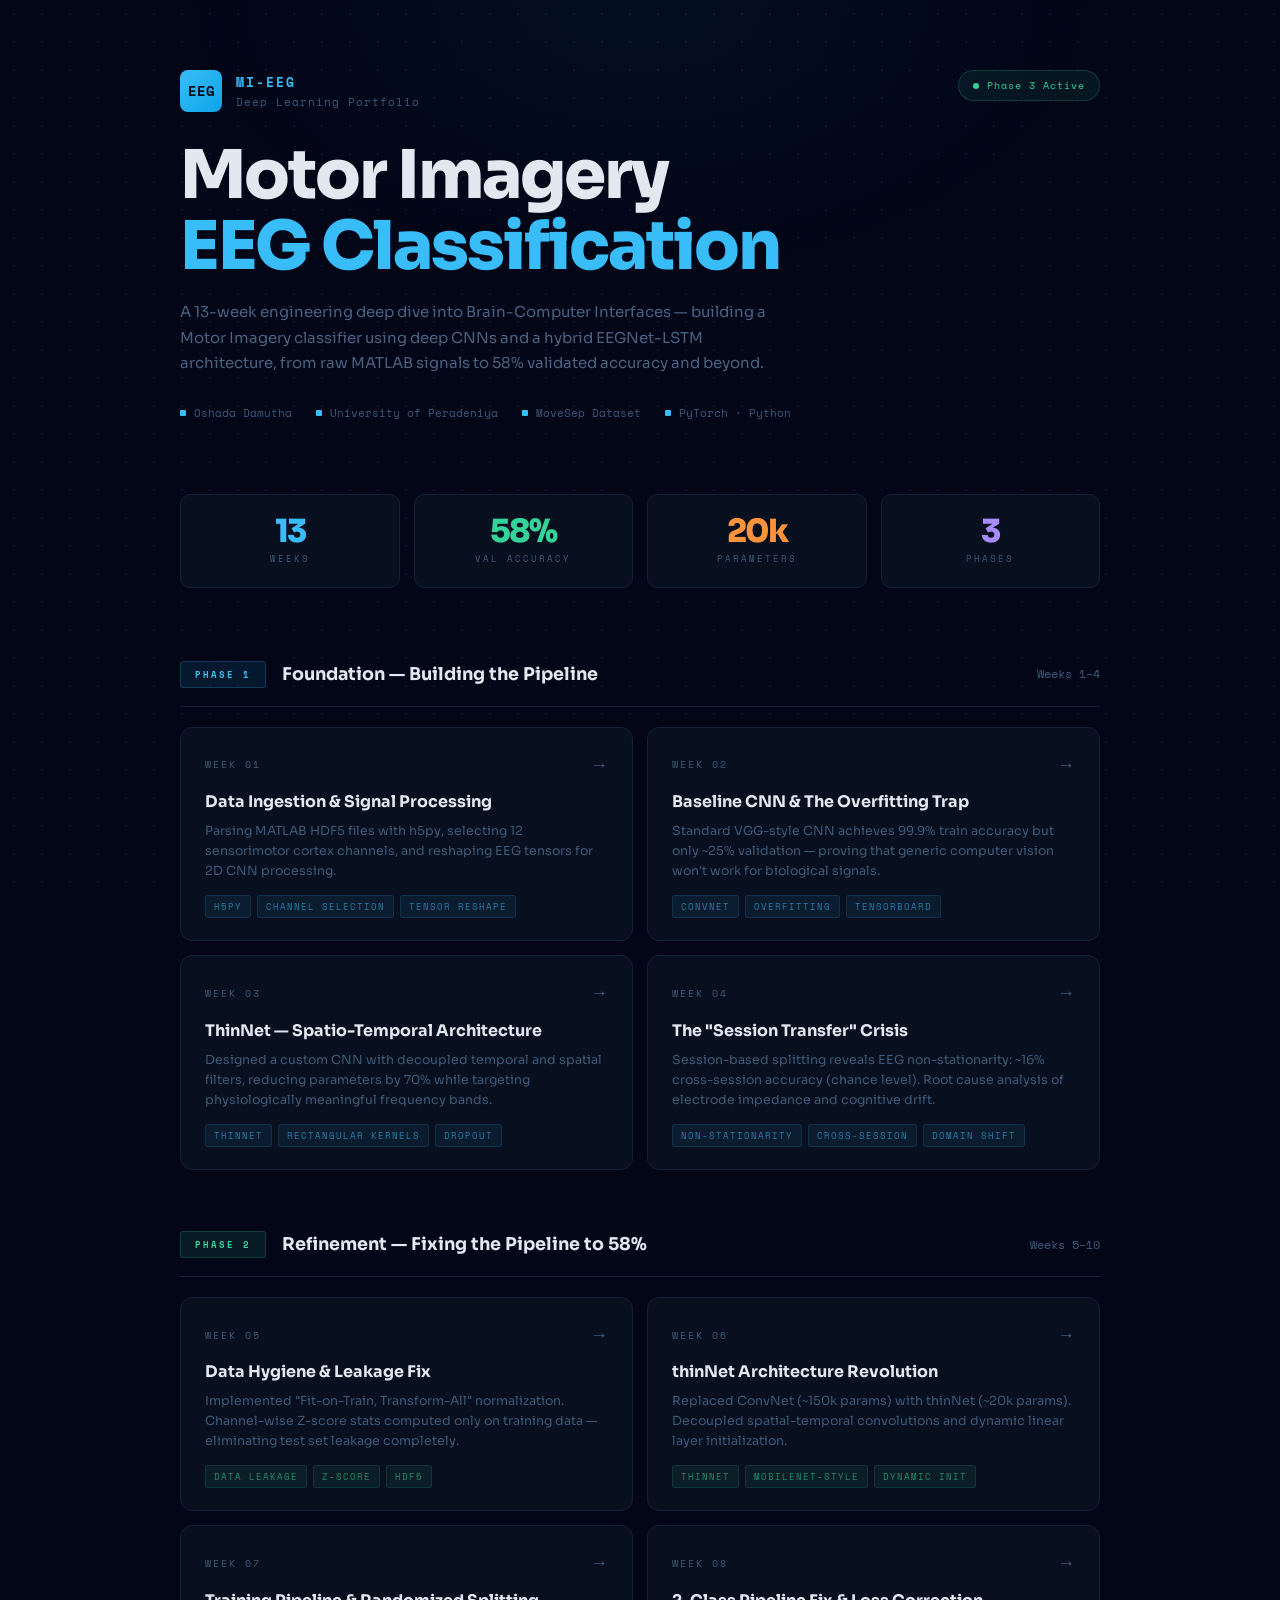
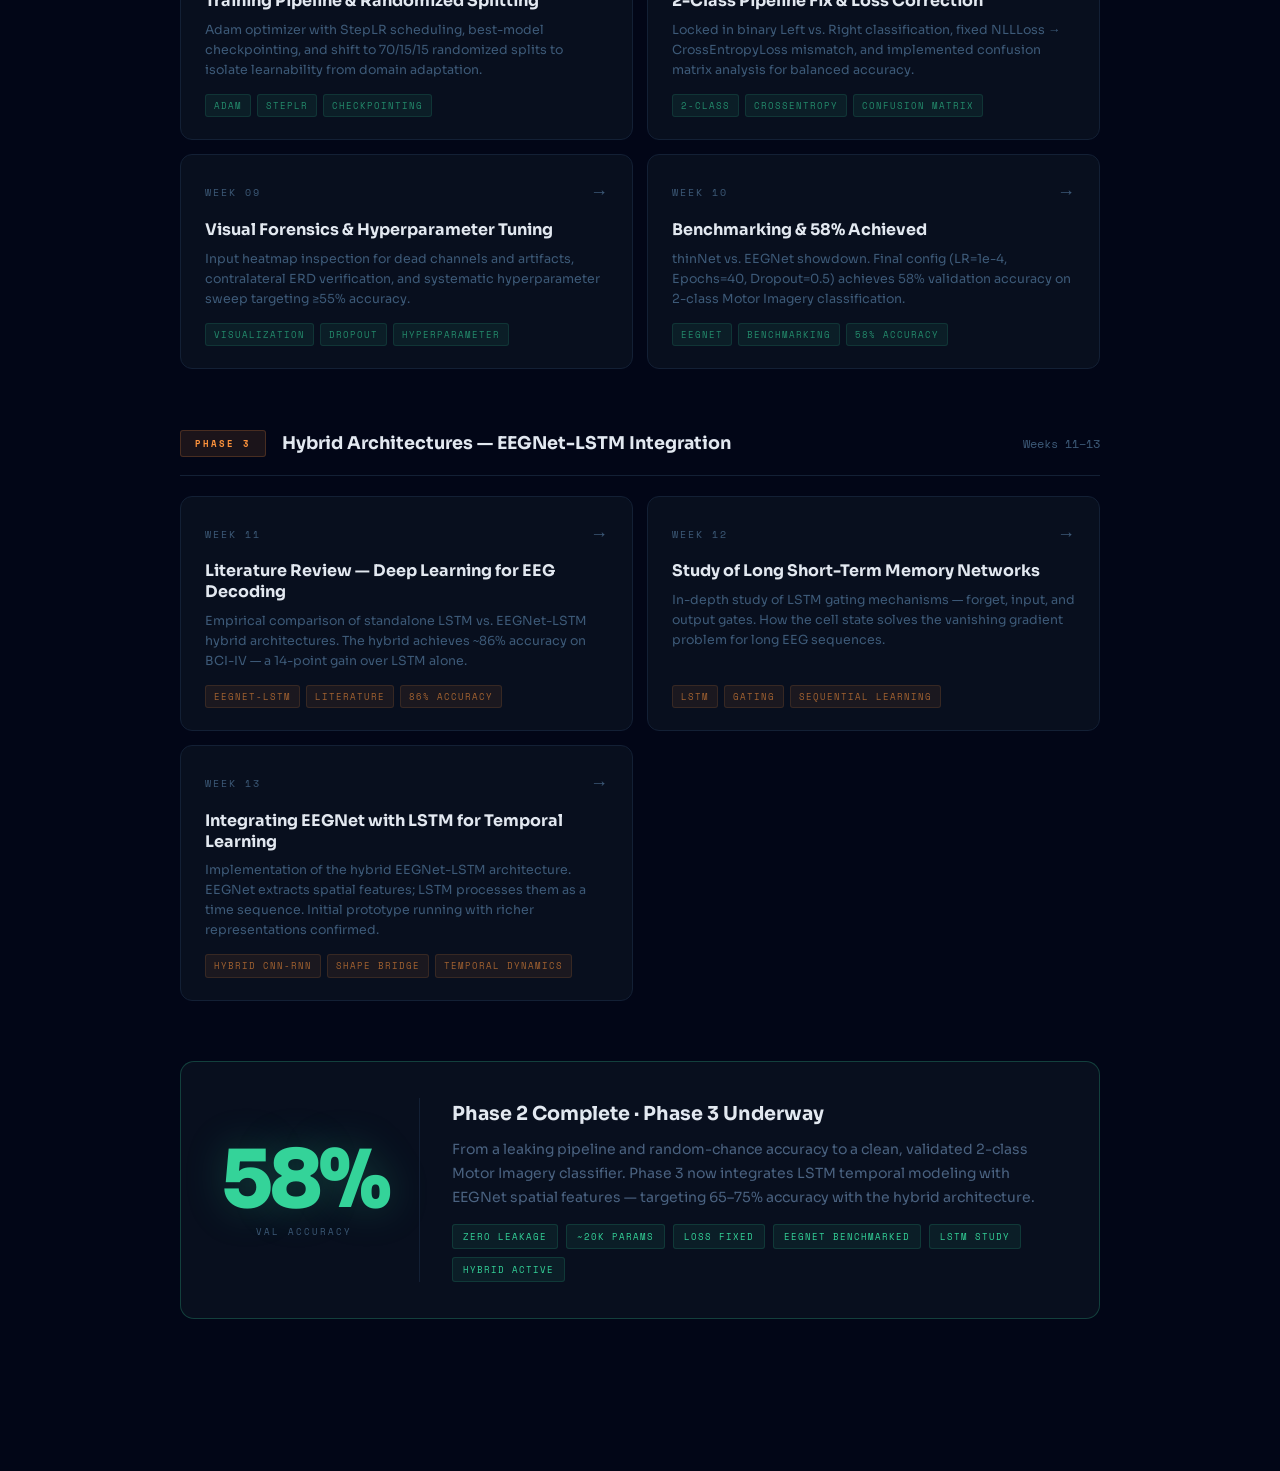
<file: index.html>
<!DOCTYPE html>
<html lang="en">
<head>
<meta charset="UTF-8">
<meta name="viewport" content="width=device-width, initial-scale=1.0">
<title>MI-EEG Portfolio — Oshada Damutha</title>
<link href="https://fonts.googleapis.com/css2?family=Space+Mono:wght@400;700&family=Sora:wght@300;400;500;600;700;800&display=swap" rel="stylesheet">
<style>
  :root {
    --bg: #020617;
    --surface: #080f1e;
    --surface2: #0d1829;
    --border: #132035;
    --accent: #38bdf8;
    --accent2: #34d399;
    --orange: #fb923c;
    --purple: #a78bfa;
    --red: #f87171;
    --text: #e2e8f0;
    --muted: #3d5a78;
  }
  * { margin: 0; padding: 0; box-sizing: border-box; }
  body { background: var(--bg); color: var(--text); font-family: 'Sora', sans-serif; line-height: 1.7; min-height: 100vh; }

  /* radial hero glow */
  .hero-glow {
    position: fixed; top: -300px; left: 50%; transform: translateX(-50%);
    width: 1000px; height: 600px;
    background: radial-gradient(ellipse, rgba(56,189,248,0.05) 0%, transparent 65%);
    pointer-events: none; z-index: 0;
  }
  /* subtle dot grid */
  body::before {
    content: ''; position: fixed; inset: 0;
    background-image: radial-gradient(rgba(56,189,248,0.08) 1px, transparent 1px);
    background-size: 28px 28px; pointer-events: none; z-index: 0;
  }

  .container { max-width: 1000px; margin: 0 auto; padding: 70px 40px 80px; position: relative; z-index: 1; }

  /* ── HERO ── */
  .hero { margin-bottom: 72px; animation: fadeDown 0.7s ease both; }
  .hero-top { display: flex; justify-content: space-between; align-items: flex-start; flex-wrap: wrap; gap: 16px; margin-bottom: 28px; }
  .logo-area { display: flex; align-items: center; gap: 14px; }
  .logo-mark {
    width: 42px; height: 42px; border-radius: 8px;
    background: linear-gradient(135deg, var(--accent), #0ea5e9);
    display: flex; align-items: center; justify-content: center;
    font-family: 'Space Mono', monospace; font-size: 14px; font-weight: 700; color: #020617;
  }
  .logo-text { font-family: 'Space Mono', monospace; font-size: 11px; color: var(--muted); letter-spacing: 1px; }
  .logo-text strong { display: block; color: var(--accent); font-size: 13px; letter-spacing: 2px; text-transform: uppercase; }
  .status-pill {
    display: flex; align-items: center; gap: 8px;
    background: rgba(52,211,153,0.08); border: 1px solid rgba(52,211,153,0.2);
    color: var(--accent2); font-family: 'Space Mono', monospace; font-size: 10px;
    padding: 6px 14px; border-radius: 20px; letter-spacing: 1px;
  }
  .status-dot { width: 6px; height: 6px; border-radius: 50%; background: var(--accent2); animation: pulse 2s infinite; }

  .hero-title { font-size: clamp(2.5rem, 6vw, 4.2rem); font-weight: 800; letter-spacing: -2px; line-height: 1.05; margin-bottom: 18px; }
  .hero-title .line2 { color: var(--accent); }
  .hero-desc { font-size: 15px; color: #4a6280; max-width: 620px; margin-bottom: 28px; }

  .meta-row { display: flex; gap: 24px; flex-wrap: wrap; }
  .meta-item { display: flex; align-items: center; gap: 8px; font-family: 'Space Mono', monospace; font-size: 11px; color: var(--muted); }
  .meta-item::before { content: ''; width: 6px; height: 6px; border-radius: 1px; background: var(--accent); display: inline-block; }

  /* ── STAT ROW ── */
  .stat-row { display: grid; grid-template-columns: repeat(4, 1fr); gap: 14px; margin-bottom: 72px; animation: fadeUp 0.7s 0.1s ease both; }
  .stat-card { background: var(--surface); border: 1px solid var(--border); border-radius: 10px; padding: 20px; text-align: center; transition: border-color 0.2s, transform 0.2s; }
  .stat-card:hover { border-color: rgba(56,189,248,0.3); transform: translateY(-2px); }
  .stat-num { font-size: 2rem; font-weight: 800; letter-spacing: -2px; line-height: 1; margin-bottom: 4px; }
  .stat-label { font-family: 'Space Mono', monospace; font-size: 9px; letter-spacing: 2px; text-transform: uppercase; color: var(--muted); }
  .s1 .stat-num { color: var(--accent); }
  .s2 .stat-num { color: var(--accent2); }
  .s3 .stat-num { color: var(--orange); }
  .s4 .stat-num { color: var(--purple); }

  /* ── PHASES ── */
  .phase-block { margin-bottom: 60px; animation: fadeUp 0.7s ease both; }
  .phase-block:nth-child(4) { animation-delay: 0.15s; }
  .phase-block:nth-child(5) { animation-delay: 0.25s; }
  .phase-block:nth-child(6) { animation-delay: 0.35s; }

  .phase-header {
    display: flex; align-items: center; gap: 16px;
    margin-bottom: 20px; padding-bottom: 16px;
    border-bottom: 1px solid var(--border);
  }
  .phase-tag {
    font-family: 'Space Mono', monospace; font-size: 9px; letter-spacing: 2px;
    text-transform: uppercase; padding: 5px 14px; border-radius: 3px; font-weight: 700;
  }
  .p1 .phase-tag { background: rgba(56,189,248,0.1); color: var(--accent); border: 1px solid rgba(56,189,248,0.2); }
  .p2 .phase-tag { background: rgba(52,211,153,0.1); color: var(--accent2); border: 1px solid rgba(52,211,153,0.2); }
  .p3 .phase-tag { background: rgba(251,146,60,0.1); color: var(--orange); border: 1px solid rgba(251,146,60,0.2); }
  .phase-title { font-size: 1.1rem; font-weight: 700; color: var(--text); }
  .phase-desc { font-size: 12px; color: var(--muted); margin-left: auto; font-family: 'Space Mono', monospace; }

  /* ── WEEK CARDS ── */
  .weeks-grid { display: grid; grid-template-columns: repeat(2, 1fr); gap: 14px; }
  .week-card {
    background: var(--surface); border: 1px solid var(--border); border-radius: 12px;
    padding: 22px 24px; text-decoration: none; color: inherit;
    display: flex; flex-direction: column; gap: 0;
    transition: border-color 0.2s, background 0.2s, transform 0.2s;
    position: relative; overflow: hidden;
  }
  .week-card::before { content: ''; position: absolute; top: 0; left: 0; right: 0; height: 2px; opacity: 0; transition: opacity 0.2s; }
  .p1 .week-card::before { background: var(--accent); }
  .p2 .week-card::before { background: var(--accent2); }
  .p3 .week-card::before { background: var(--orange); }
  .week-card:hover { border-color: var(--border); background: var(--surface2); transform: translateY(-3px); }
  .week-card:hover::before { opacity: 1; }

  .wc-top { display: flex; justify-content: space-between; align-items: center; margin-bottom: 12px; }
  .wc-num { font-family: 'Space Mono', monospace; font-size: 10px; color: var(--muted); letter-spacing: 2px; }
  .wc-arrow { color: var(--muted); font-size: 18px; transition: transform 0.2s, color 0.2s; }
  .week-card:hover .wc-arrow { transform: translateX(4px); }
  .p1 .week-card:hover .wc-arrow { color: var(--accent); }
  .p2 .week-card:hover .wc-arrow { color: var(--accent2); }
  .p3 .week-card:hover .wc-arrow { color: var(--orange); }

  .wc-title { font-size: 1rem; font-weight: 700; color: var(--text); margin-bottom: 8px; line-height: 1.3; }
  .wc-desc { font-size: 12.5px; color: var(--muted); line-height: 1.6; flex: 1; }
  .wc-tags { display: flex; gap: 6px; flex-wrap: wrap; margin-top: 14px; }
  .wc-tag { font-family: 'Space Mono', monospace; font-size: 9px; letter-spacing: 1px; text-transform: uppercase; padding: 3px 8px; border-radius: 3px; }
  .p1 .wc-tag { background: rgba(56,189,248,0.08); color: rgba(56,189,248,0.6); border: 1px solid rgba(56,189,248,0.12); }
  .p2 .wc-tag { background: rgba(52,211,153,0.08); color: rgba(52,211,153,0.6); border: 1px solid rgba(52,211,153,0.12); }
  .p3 .wc-tag { background: rgba(251,146,60,0.08); color: rgba(251,146,60,0.6); border: 1px solid rgba(251,146,60,0.12); }

  /* ── ACHIEVEMENT BANNER ── */
  .achievement {
    background: var(--surface);
    border: 1px solid rgba(52,211,153,0.25);
    border-radius: 14px; padding: 36px 40px;
    display: flex; align-items: center; gap: 32px;
    margin-bottom: 72px;
    animation: fadeUp 0.7s 0.3s ease both;
  }
  .ach-left { flex-shrink: 0; text-align: center; }
  .ach-num { font-size: 5rem; font-weight: 800; color: var(--accent2); letter-spacing: -4px; line-height: 1; text-shadow: 0 0 40px rgba(52,211,153,0.25); }
  .ach-sub { font-family: 'Space Mono', monospace; font-size: 9px; color: var(--muted); letter-spacing: 2px; text-transform: uppercase; margin-top: 4px; }
  .ach-divider { width: 1px; background: var(--border); align-self: stretch; flex-shrink: 0; }
  .ach-right h3 { font-size: 1.2rem; font-weight: 700; margin-bottom: 8px; color: var(--text); }
  .ach-right p { font-size: 14px; color: #4a6280; }
  .ach-chips { display: flex; gap: 8px; flex-wrap: wrap; margin-top: 14px; }
  .ach-chip { font-family: 'Space Mono', monospace; font-size: 9px; letter-spacing: 1px; padding: 4px 10px; border-radius: 3px; background: rgba(52,211,153,0.08); color: var(--accent2); border: 1px solid rgba(52,211,153,0.15); text-transform: uppercase; }

  /* ── FOOTER ── */
  .footer {
    border-top: 1px solid var(--border); padding-top: 32px;
    display: flex; justify-content: space-between; align-items: center; flex-wrap: wrap; gap: 16px;
    animation: fadeUp 0.7s 0.4s ease both;
  }
  .footer-left { font-family: 'Space Mono', monospace; font-size: 10px; color: var(--muted); line-height: 1.8; }
  .footer-left strong { color: var(--accent); display: block; font-size: 12px; }
  .footer-right { font-family: 'Space Mono', monospace; font-size: 10px; color: var(--muted); }

  @keyframes fadeDown { from { opacity: 0; transform: translateY(-16px); } to { opacity: 1; transform: translateY(0); } }
  @keyframes fadeUp { from { opacity: 0; transform: translateY(16px); } to { opacity: 1; transform: translateY(0); } }
  @keyframes pulse { 0%, 100% { opacity: 1; } 50% { opacity: 0.4; } }

  @media (max-width: 600px) {
    .weeks-grid { grid-template-columns: 1fr; }
    .stat-row { grid-template-columns: repeat(2, 1fr); }
    .achievement { flex-direction: column; }
    .ach-divider { display: none; }
  }
</style>
</head>
<body>

<div class="hero-glow"></div>

<div class="container">

  <!-- ── HERO ── -->
  <section class="hero">
    <div class="hero-top">
      <div class="logo-area">
        <div class="logo-mark">EEG</div>
        <div class="logo-text"><strong>MI-EEG</strong>Deep Learning Portfolio</div>
      </div>
      <div class="status-pill"><span class="status-dot"></span>Phase 3 Active</div>
    </div>

    <h1 class="hero-title">
      Motor Imagery<br>
      <span class="line2">EEG Classification</span>
    </h1>
    <p class="hero-desc">A 13-week engineering deep dive into Brain-Computer Interfaces — building a Motor Imagery classifier using deep CNNs and a hybrid EEGNet-LSTM architecture, from raw MATLAB signals to 58% validated accuracy and beyond.</p>

    <div class="meta-row">
      <div class="meta-item">Oshada Damutha</div>
      <div class="meta-item">University of Peradeniya</div>
      <div class="meta-item">MoveSep Dataset</div>
      <div class="meta-item">PyTorch · Python</div>
    </div>
  </section>

  <!-- ── STATS ── -->
  <div class="stat-row">
    <div class="stat-card s1"><div class="stat-num">13</div><div class="stat-label">Weeks</div></div>
    <div class="stat-card s2"><div class="stat-num">58%</div><div class="stat-label">Val Accuracy</div></div>
    <div class="stat-card s3"><div class="stat-num">20k</div><div class="stat-label">Parameters</div></div>
    <div class="stat-card s4"><div class="stat-num">3</div><div class="stat-label">Phases</div></div>
  </div>

  <!-- ── PHASE 1 ── -->
  <div class="phase-block p1">
    <div class="phase-header">
      <span class="phase-tag">Phase 1</span>
      <span class="phase-title">Foundation — Building the Pipeline</span>
      <span class="phase-desc">Weeks 1–4</span>
    </div>
    <div class="weeks-grid">

      <a class="week-card" href="week1.html">
        <div class="wc-top">
          <span class="wc-num">WEEK 01</span>
          <span class="wc-arrow">→</span>
        </div>
        <div class="wc-title">Data Ingestion & Signal Processing</div>
        <div class="wc-desc">Parsing MATLAB HDF5 files with h5py, selecting 12 sensorimotor cortex channels, and reshaping EEG tensors for 2D CNN processing.</div>
        <div class="wc-tags"><span class="wc-tag">h5py</span><span class="wc-tag">Channel Selection</span><span class="wc-tag">Tensor Reshape</span></div>
      </a>

      <a class="week-card" href="week2.html">
        <div class="wc-top">
          <span class="wc-num">WEEK 02</span>
          <span class="wc-arrow">→</span>
        </div>
        <div class="wc-title">Baseline CNN & The Overfitting Trap</div>
        <div class="wc-desc">Standard VGG-style CNN achieves 99.9% train accuracy but only ~25% validation — proving that generic computer vision won't work for biological signals.</div>
        <div class="wc-tags"><span class="wc-tag">convNet</span><span class="wc-tag">Overfitting</span><span class="wc-tag">TensorBoard</span></div>
      </a>

      <a class="week-card" href="week3.html">
        <div class="wc-top">
          <span class="wc-num">WEEK 03</span>
          <span class="wc-arrow">→</span>
        </div>
        <div class="wc-title">ThinNet — Spatio-Temporal Architecture</div>
        <div class="wc-desc">Designed a custom CNN with decoupled temporal and spatial filters, reducing parameters by 70% while targeting physiologically meaningful frequency bands.</div>
        <div class="wc-tags"><span class="wc-tag">thinNet</span><span class="wc-tag">Rectangular Kernels</span><span class="wc-tag">Dropout</span></div>
      </a>

      <a class="week-card" href="week4.html">
        <div class="wc-top">
          <span class="wc-num">WEEK 04</span>
          <span class="wc-arrow">→</span>
        </div>
        <div class="wc-title">The "Session Transfer" Crisis</div>
        <div class="wc-desc">Session-based splitting reveals EEG non-stationarity: ~16% cross-session accuracy (chance level). Root cause analysis of electrode impedance and cognitive drift.</div>
        <div class="wc-tags"><span class="wc-tag">Non-Stationarity</span><span class="wc-tag">Cross-Session</span><span class="wc-tag">Domain Shift</span></div>
      </a>

    </div>
  </div>

  <!-- ── PHASE 2 ── -->
  <div class="phase-block p2">
    <div class="phase-header">
      <span class="phase-tag">Phase 2</span>
      <span class="phase-title">Refinement — Fixing the Pipeline to 58%</span>
      <span class="phase-desc">Weeks 5–10</span>
    </div>
    <div class="weeks-grid">

      <a class="week-card" href="week5.html">
        <div class="wc-top">
          <span class="wc-num">WEEK 05</span>
          <span class="wc-arrow">→</span>
        </div>
        <div class="wc-title">Data Hygiene & Leakage Fix</div>
        <div class="wc-desc">Implemented "Fit-on-Train, Transform-All" normalization. Channel-wise Z-score stats computed only on training data — eliminating test set leakage completely.</div>
        <div class="wc-tags"><span class="wc-tag">Data Leakage</span><span class="wc-tag">Z-Score</span><span class="wc-tag">HDF5</span></div>
      </a>

      <a class="week-card" href="week6.html">
        <div class="wc-top">
          <span class="wc-num">WEEK 06</span>
          <span class="wc-arrow">→</span>
        </div>
        <div class="wc-title">thinNet Architecture Revolution</div>
        <div class="wc-desc">Replaced ConvNet (~150k params) with thinNet (~20k params). Decoupled spatial-temporal convolutions and dynamic linear layer initialization.</div>
        <div class="wc-tags"><span class="wc-tag">thinNet</span><span class="wc-tag">MobileNet-Style</span><span class="wc-tag">Dynamic Init</span></div>
      </a>

      <a class="week-card" href="week7.html">
        <div class="wc-top">
          <span class="wc-num">WEEK 07</span>
          <span class="wc-arrow">→</span>
        </div>
        <div class="wc-title">Training Pipeline & Randomized Splitting</div>
        <div class="wc-desc">Adam optimizer with StepLR scheduling, best-model checkpointing, and shift to 70/15/15 randomized splits to isolate learnability from domain adaptation.</div>
        <div class="wc-tags"><span class="wc-tag">Adam</span><span class="wc-tag">StepLR</span><span class="wc-tag">Checkpointing</span></div>
      </a>

      <a class="week-card" href="week8.html">
        <div class="wc-top">
          <span class="wc-num">WEEK 08</span>
          <span class="wc-arrow">→</span>
        </div>
        <div class="wc-title">2-Class Pipeline Fix & Loss Correction</div>
        <div class="wc-desc">Locked in binary Left vs. Right classification, fixed NLLLoss → CrossEntropyLoss mismatch, and implemented confusion matrix analysis for balanced accuracy.</div>
        <div class="wc-tags"><span class="wc-tag">2-Class</span><span class="wc-tag">CrossEntropy</span><span class="wc-tag">Confusion Matrix</span></div>
      </a>

      <a class="week-card" href="week9.html">
        <div class="wc-top">
          <span class="wc-num">WEEK 09</span>
          <span class="wc-arrow">→</span>
        </div>
        <div class="wc-title">Visual Forensics & Hyperparameter Tuning</div>
        <div class="wc-desc">Input heatmap inspection for dead channels and artifacts, contralateral ERD verification, and systematic hyperparameter sweep targeting ≥55% accuracy.</div>
        <div class="wc-tags"><span class="wc-tag">Visualization</span><span class="wc-tag">Dropout</span><span class="wc-tag">Hyperparameter</span></div>
      </a>

      <a class="week-card" href="week10.html">
        <div class="wc-top">
          <span class="wc-num">WEEK 10</span>
          <span class="wc-arrow">→</span>
        </div>
        <div class="wc-title">Benchmarking & 58% Achieved</div>
        <div class="wc-desc">thinNet vs. EEGNet showdown. Final config (LR=1e-4, Epochs=40, Dropout=0.5) achieves 58% validation accuracy on 2-class Motor Imagery classification.</div>
        <div class="wc-tags"><span class="wc-tag">EEGNet</span><span class="wc-tag">Benchmarking</span><span class="wc-tag">58% Accuracy</span></div>
      </a>

    </div>
  </div>

  <!-- ── PHASE 3 ── -->
  <div class="phase-block p3">
    <div class="phase-header">
      <span class="phase-tag">Phase 3</span>
      <span class="phase-title">Hybrid Architectures — EEGNet-LSTM Integration</span>
      <span class="phase-desc">Weeks 11–13</span>
    </div>
    <div class="weeks-grid">

      <a class="week-card" href="week11.html">
        <div class="wc-top">
          <span class="wc-num">WEEK 11</span>
          <span class="wc-arrow">→</span>
        </div>
        <div class="wc-title">Literature Review — Deep Learning for EEG Decoding</div>
        <div class="wc-desc">Empirical comparison of standalone LSTM vs. EEGNet-LSTM hybrid architectures. The hybrid achieves ~86% accuracy on BCI-IV — a 14-point gain over LSTM alone.</div>
        <div class="wc-tags"><span class="wc-tag">EEGNet-LSTM</span><span class="wc-tag">Literature</span><span class="wc-tag">86% Accuracy</span></div>
      </a>

      <a class="week-card" href="week12.html">
        <div class="wc-top">
          <span class="wc-num">WEEK 12</span>
          <span class="wc-arrow">→</span>
        </div>
        <div class="wc-title">Study of Long Short-Term Memory Networks</div>
        <div class="wc-desc">In-depth study of LSTM gating mechanisms — forget, input, and output gates. How the cell state solves the vanishing gradient problem for long EEG sequences.</div>
        <div class="wc-tags"><span class="wc-tag">LSTM</span><span class="wc-tag">Gating</span><span class="wc-tag">Sequential Learning</span></div>
      </a>

      <a class="week-card" href="week13.html">
        <div class="wc-top">
          <span class="wc-num">WEEK 13</span>
          <span class="wc-arrow">→</span>
        </div>
        <div class="wc-title">Integrating EEGNet with LSTM for Temporal Learning</div>
        <div class="wc-desc">Implementation of the hybrid EEGNet-LSTM architecture. EEGNet extracts spatial features; LSTM processes them as a time sequence. Initial prototype running with richer representations confirmed.</div>
        <div class="wc-tags"><span class="wc-tag">Hybrid CNN-RNN</span><span class="wc-tag">Shape Bridge</span><span class="wc-tag">Temporal Dynamics</span></div>
      </a>

    </div>
  </div>

  <!-- ── ACHIEVEMENT ── -->
  <div class="achievement">
    <div class="ach-left">
      <div class="ach-num">58%</div>
      <div class="ach-sub">Val Accuracy</div>
    </div>
    <div class="ach-divider"></div>
    <div class="ach-right">
      <h3>Phase 2 Complete · Phase 3 Underway</h3>
      <p>From a leaking pipeline and random-chance accuracy to a clean, validated 2-class Motor Imagery classifier. Phase 3 now integrates LSTM temporal modeling with EEGNet spatial features — targeting 65–75% accuracy with the hybrid architecture.</p>
      <div class="ach-chips">
        <span class="ach-chip">Zero Leakage</span>
        <span class="ach-chip">~20k Params</span>
        <span class="ach-chip">Loss Fixed</span>
        <span class="ach-chip">EEGNet Benchmarked</span>
        <span class="ach-chip">LSTM Study</span>
        <span class="ach-chip">Hybrid Active</span>
      </div>
    </div>
  </div>

  <!-- ── FOOTER ── */
  <footer class="footer">
    <div class="footer-left">
      <strong>Oshada Damutha</strong>
      University of Peradeniya · MI-EEG Deep Learning Project · 2026
    </div>
    <div class="footer-right">© 2026 EEG Deep Learning Engineering Portfolio</div>
  </footer>

</div>
</body>
</html>
</file>
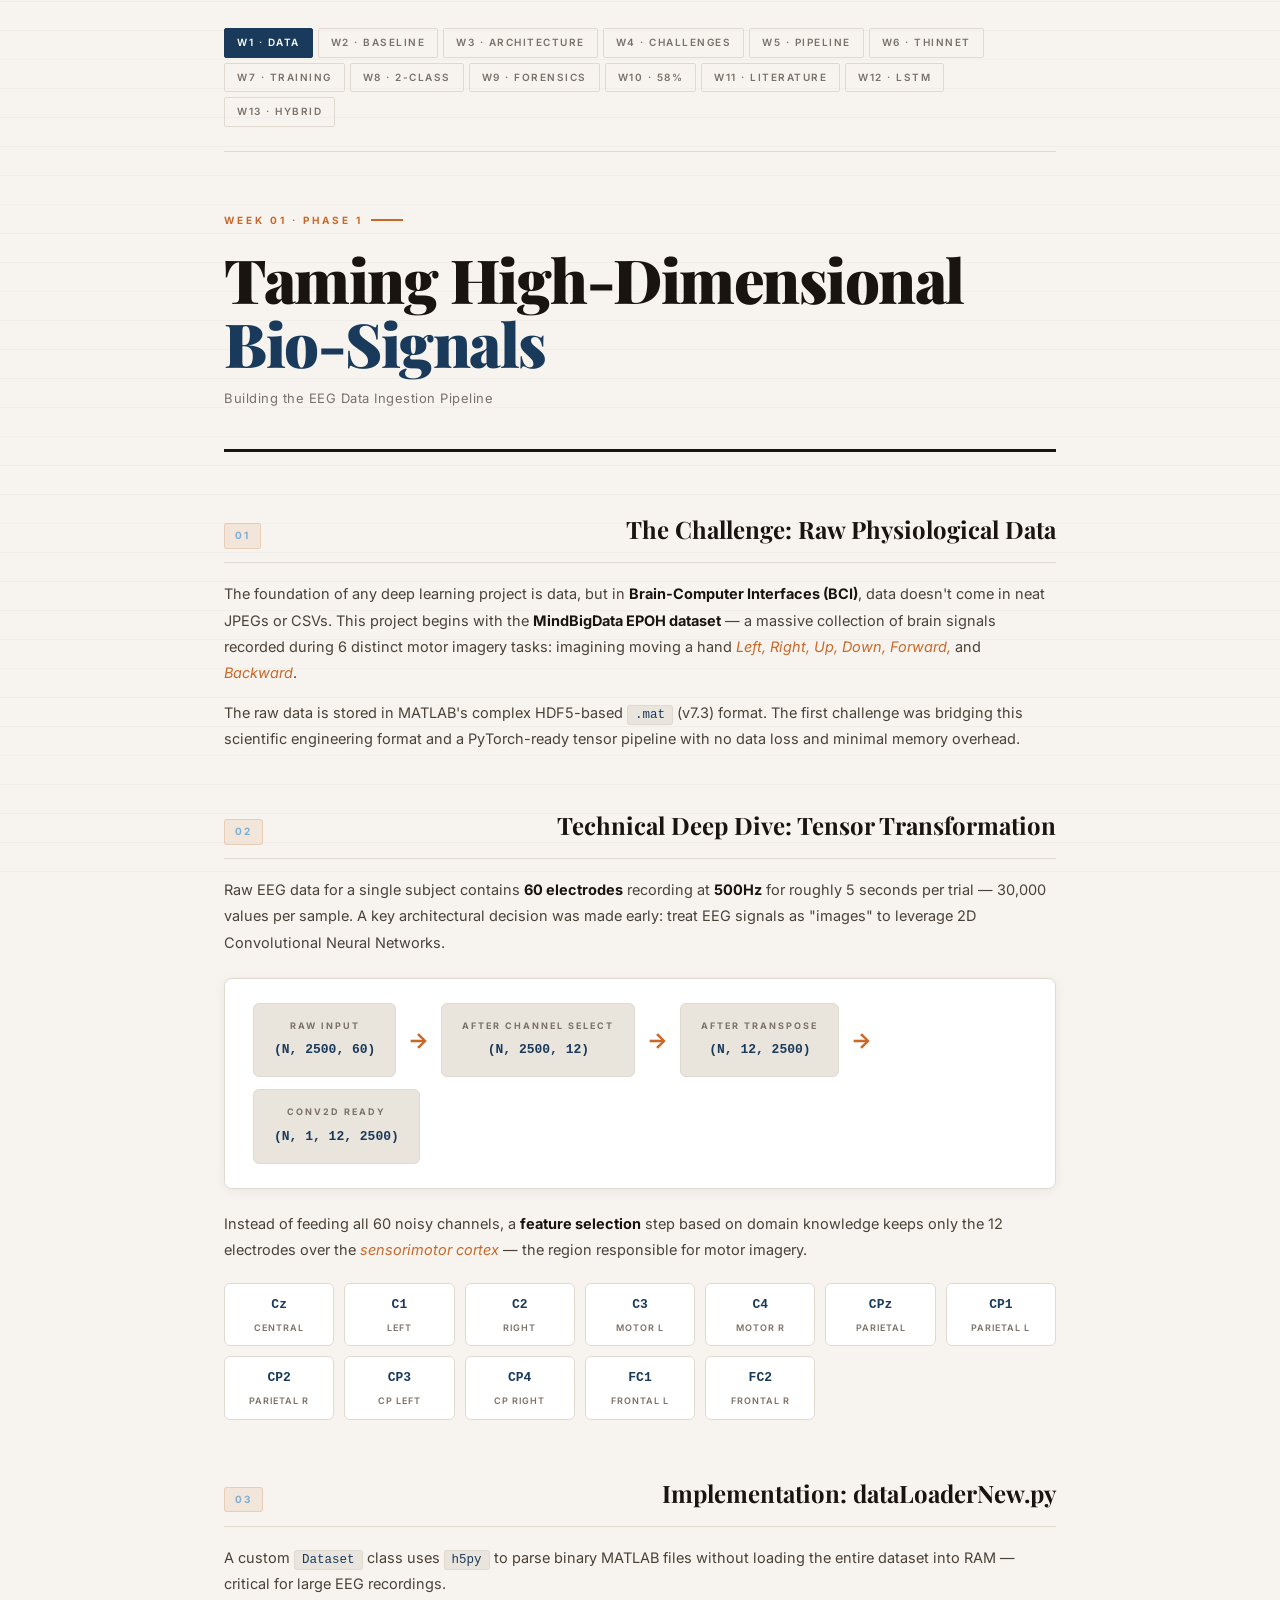
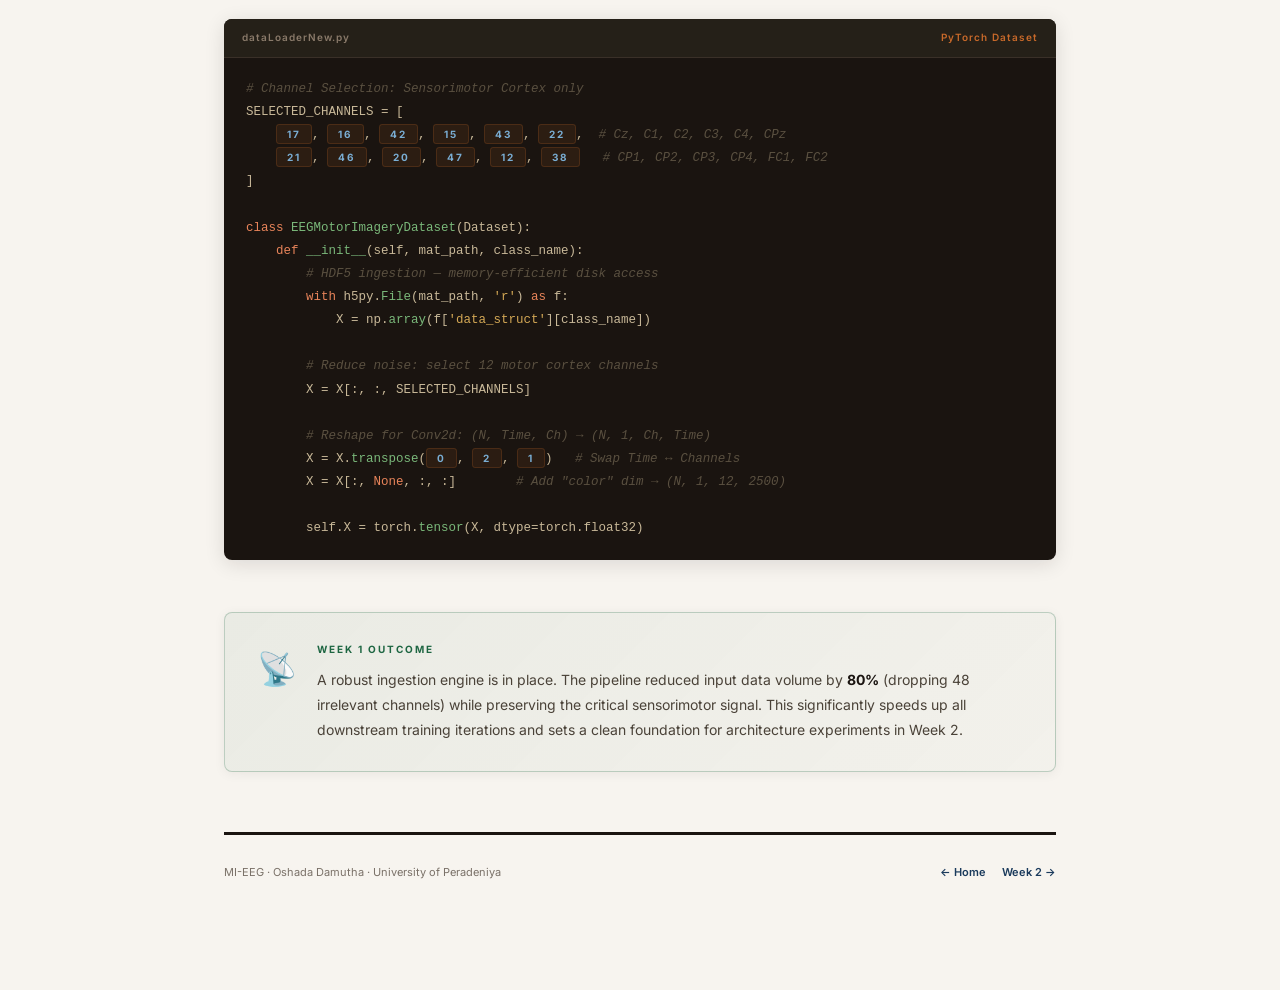
<file: week1.html>
<!DOCTYPE html>
<html lang="en">
<head>
<meta charset="UTF-8">
<meta name="viewport" content="width=device-width, initial-scale=1.0">
<title>Week 1 — Data Ingestion | MI-EEG Portfolio</title>

<link href="https://fonts.googleapis.com/css2?family=Playfair+Display:ital,wght@0,700;0,900;1,700&family=Inter:wght@300;400;500;600&display=swap" rel="stylesheet">
<style>
  /* ══════════════════════════════════════════════
     SHARED STYLESHEET — Week 11 Palette
     MI-EEG Portfolio · All Weeks
  ══════════════════════════════════════════════ */

  :root {
    --bg: #f7f4ef;
    --surface: #ffffff;
    --border: #e0d9d0;
    --accent: #1a3a5c;
    --accent2: #c8692a;
    --green: #1e6642;
    --text: #1a1410;
    --muted: #7a7168;
    --tag-bg: #eae5dc;
    --red: #b82c2c;
    --red-light: #fdf0f0;
    --green-light: #f0faf4;
    --blue: #1a3a5c;
    --surface2: #f0ece4;
  }

  * { margin: 0; padding: 0; box-sizing: border-box; }

  body {
    background: var(--bg);
    color: var(--text);
    font-family: 'Inter', sans-serif;
    line-height: 1.75;
    min-height: 100vh;
  }

  body::before {
    content: '';
    position: fixed; inset: 0;
    background: repeating-linear-gradient(0deg, transparent, transparent 28px, rgba(0,0,0,0.025) 28px, rgba(0,0,0,0.025) 29px);
    pointer-events: none; z-index: 0;
  }

  .container {
    max-width: 920px; margin: 0 auto;
    padding: 0 44px 80px; position: relative; z-index: 1;
  }

  /* ── NAV ── */
  .nav {
    display: flex; gap: 5px; flex-wrap: wrap;
    padding: 28px 0 24px;
    border-bottom: 1px solid var(--border);
    margin-bottom: 52px;
  }
  .nav a {
    font-family: 'Inter', sans-serif; font-size: 10px; font-weight: 600;
    letter-spacing: 1.5px; text-transform: uppercase; text-decoration: none;
    padding: 5px 12px; border-radius: 2px;
    border: 1px solid var(--border); color: var(--muted);
    transition: all 0.2s;
  }
  .nav a:hover { border-color: var(--accent); color: var(--accent); background: rgba(26,58,92,0.04); }
  .nav a.active { background: var(--accent); color: #fff; border-color: var(--accent); }

  /* ── HEADER ── */
  .header, header {
    margin-bottom: 56px;
    padding-bottom: 40px;
    border-bottom: 3px solid var(--text);
    animation: fadeDown 0.6s ease both;
  }

  .week-badge, .week-tag, .week-label, .phase-strip, .breadcrumb, .header-tag {
    display: inline-flex; align-items: center; gap: 8px;
    font-size: 10px; font-weight: 700; letter-spacing: 3px;
    text-transform: uppercase; color: var(--accent2);
    margin-bottom: 18px;
  }
  .week-badge::after, .week-tag::after, .issue-label::after {
    content: ''; display: inline-block;
    width: 32px; height: 2px; background: var(--accent2);
  }

  .chip-row { display: flex; gap: 8px; flex-wrap: wrap; margin-bottom: 18px; }
  .chip, .phase-badge {
    font-size: 9px; font-weight: 700; letter-spacing: 2px;
    text-transform: uppercase; padding: 4px 12px; border-radius: 20px;
    background: var(--tag-bg); color: var(--muted); border: 1px solid var(--border);
  }
  .chip.red, .chip.bad { background: var(--red-light); color: var(--red); border-color: rgba(184,44,44,0.2); }
  .chip.purple { background: rgba(26,58,92,0.08); color: var(--accent); border-color: rgba(26,58,92,0.15); }

  h1 {
    font-family: 'Playfair Display', serif;
    font-size: clamp(2.4rem, 5.5vw, 3.8rem);
    font-weight: 900; line-height: 1.05; letter-spacing: -1.5px;
    color: var(--text); margin-bottom: 12px;
  }
  h1 span, h1 em, h1 .hl, h1 .hi, h1 .red { color: var(--accent); font-style: normal; }
  h1 .hl2, h1 em { color: var(--accent2); font-style: italic; }

  .tagline, .byline, .subtitle, .header-sub {
    font-size: 13px; color: var(--muted); margin-top: 8px;
    letter-spacing: 0.5px;
  }

  .bar { height: 3px; background: linear-gradient(90deg, var(--accent2), var(--accent), transparent); border-radius: 2px; margin-top: 22px; }

  /* ── SECTIONS ── */
  .section, section {
    margin-bottom: 52px;
    animation: fadeUp 0.6s ease both;
  }
  .section:nth-child(3), section:nth-child(3) { animation-delay: 0.08s; }
  .section:nth-child(4), section:nth-child(4) { animation-delay: 0.16s; }
  .section:nth-child(5), section:nth-child(5) { animation-delay: 0.24s; }
  .section:nth-child(6), section:nth-child(6) { animation-delay: 0.32s; }

  h2 {
    font-family: 'Playfair Display', serif;
    font-size: 1.5rem; font-weight: 700; color: var(--text);
    margin-bottom: 18px; padding-bottom: 12px;
    border-bottom: 1px solid var(--border);
    display: flex; align-items: baseline; justify-content: space-between; gap: 12px;
  }
  .section-header { display: flex; align-items: center; gap: 12px; margin-bottom: 20px; }
  .section-num, .h2-num, .num {
    font-family: 'Inter', sans-serif; font-size: 10px; font-weight: 700;
    letter-spacing: 2px; color: var(--accent2);
    background: rgba(200,105,42,0.1); padding: 3px 10px;
    border-radius: 3px; border: 1px solid rgba(200,105,42,0.2);
    flex-shrink: 0;
  }
  .h2-tag, .h2-badge, .h2-pill, .pill {
    font-family: 'Inter', sans-serif; font-size: 9px; font-weight: 700;
    letter-spacing: 2px; text-transform: uppercase;
    background: rgba(26,58,92,0.08); color: var(--accent);
    border: 1px solid rgba(26,58,92,0.15); padding: 3px 10px; border-radius: 3px;
    flex-shrink: 0;
  }

  h3 { font-size: 1rem; font-weight: 700; color: var(--text); margin-bottom: 6px; }

  p { color: #4a4238; font-size: 14.5px; margin-bottom: 14px; line-height: 1.8; }
  p strong { color: var(--text); }
  p em { color: var(--accent2); font-style: italic; }

  code {
    font-family: 'Courier New', monospace; font-size: 12.5px;
    background: var(--tag-bg); color: var(--accent);
    padding: 2px 7px; border-radius: 3px;
    border: 1px solid var(--border);
  }

  /* ── PULL QUOTE ── */
  .pull-quote {
    border-left: 4px solid var(--accent2); padding: 20px 28px;
    margin: 28px 0; background: rgba(200,105,42,0.05);
    border-radius: 0 6px 6px 0;
  }
  .pull-quote p {
    font-family: 'Playfair Display', serif;
    font-size: 1.15rem; font-style: italic; color: var(--accent);
    margin: 0; line-height: 1.65;
  }

  /* ── CODE BLOCKS ── */
  .code-block, .code-wrap {
    background: #1a1410; border-radius: 8px; overflow: hidden; margin: 22px 0;
    box-shadow: 0 4px 20px rgba(26,20,16,0.12);
  }
  .code-top, .code-header, .code-bar {
    background: #252018; border-bottom: 1px solid #3a3028;
    padding: 10px 18px; display: flex; justify-content: space-between; align-items: center;
    font-family: 'Inter', sans-serif; font-size: 10px; font-weight: 600;
    letter-spacing: 1px; color: #8a7a6a;
  }
  .code-top .tag, .code-header .tag, .code-bar .lang { color: var(--accent2); }
  .code-top .file, .code-bar .file { color: #8a7a6a; }
  pre {
    padding: 20px 22px; font-family: 'Courier New', monospace;
    font-size: 12.5px; line-height: 1.85; overflow-x: auto; color: #c8b898;
  }
  .kw { color: #e8845a; }
  .fn { color: #7ab87a; }
  .cm { color: #5a5040; font-style: italic; }
  .str { color: #d4a855; }
  .num { color: #7aaed4; }
  .ok { color: #7ab87a; }
  .err { color: #c85858; text-decoration: line-through; opacity: 0.7; }

  /* ── SHAPE FLOW ── */
  .shape-flow {
    display: flex; align-items: center; gap: 12px; flex-wrap: wrap;
    background: var(--surface); border: 1px solid var(--border);
    border-radius: 8px; padding: 24px 28px; margin: 22px 0;
    box-shadow: 0 2px 12px rgba(26,20,16,0.06);
  }
  .shape-box {
    background: var(--tag-bg); border: 1px solid var(--border);
    border-radius: 6px; padding: 14px 20px; text-align: center;
    transition: border-color 0.2s;
  }
  .shape-box:hover { border-color: var(--accent2); }
  .shape-box .lbl {
    font-size: 9px; font-weight: 700; letter-spacing: 2px;
    text-transform: uppercase; color: var(--muted); margin-bottom: 6px;
  }
  .shape-box .dims {
    font-family: 'Courier New', monospace; font-size: 13px;
    color: var(--accent); font-weight: 700;
  }
  .shape-arrow { color: var(--accent2); font-size: 22px; font-weight: 700; }

  /* ── CHANNEL GRID ── */
  .ch-grid {
    display: grid; grid-template-columns: repeat(auto-fill, minmax(100px, 1fr));
    gap: 10px; margin: 20px 0;
  }
  .ch-chip {
    background: var(--surface); border: 1px solid var(--border);
    border-radius: 6px; padding: 10px 12px; text-align: center;
    font-family: 'Courier New', monospace; font-size: 13px;
    color: var(--accent); font-weight: 700;
    transition: all 0.2s;
  }
  .ch-chip:hover { border-color: var(--accent); background: rgba(26,58,92,0.04); }
  .ch-sub { font-size: 9px; color: var(--muted); margin-top: 3px; letter-spacing: 1px; font-family: 'Inter', sans-serif; font-weight: 600; text-transform: uppercase; }

  /* ── ARCHITECTURE LIST ── */
  .arch-list { display: flex; flex-direction: column; margin: 20px 0; border: 1px solid var(--border); border-radius: 8px; overflow: hidden; }
  .arch-item { display: flex; border-bottom: 1px solid var(--border); }
  .arch-item:last-child { border-bottom: none; }
  .arch-label {
    width: 160px; background: var(--tag-bg); padding: 14px 16px;
    font-size: 11px; font-weight: 600; letter-spacing: 1px;
    text-transform: uppercase; color: var(--muted);
    border-right: 1px solid var(--border); flex-shrink: 0;
    display: flex; align-items: center;
  }
  .arch-val { padding: 14px 18px; font-size: 13.5px; color: var(--text); font-weight: 500; display: flex; align-items: center; }

  /* ── PHILOSOPHY CARDS ── */
  .phil-grid { display: grid; grid-template-columns: 1fr 1fr; gap: 14px; margin: 20px 0; }
  .phil-card {
    background: var(--surface); border: 1px solid var(--border);
    border-radius: 8px; padding: 22px; transition: all 0.2s;
    border-top: 3px solid var(--accent);
  }
  .phil-card:hover { transform: translateY(-2px); box-shadow: 0 6px 20px rgba(26,20,16,0.08); }
  .phil-card .icon { font-size: 24px; margin-bottom: 10px; }
  .phil-card h3 { font-size: 14px; font-weight: 700; margin-bottom: 6px; }
  .phil-card p { font-size: 13px; margin: 0; }

  /* ── LAYER STACK ── */
  .layer-stack { display: flex; flex-direction: column; margin: 22px 0; border: 1px solid var(--border); border-radius: 8px; overflow: hidden; }
  .layer { display: flex; border-bottom: 1px solid var(--border); transition: background 0.2s; }
  .layer:last-child { border-bottom: none; }
  .layer:hover { background: rgba(26,58,92,0.03); }
  .layer-icon { width: 54px; background: var(--tag-bg); display: flex; align-items: center; justify-content: center; font-size: 20px; border-right: 1px solid var(--border); padding: 16px; flex-shrink: 0; }
  .layer-body { flex: 1; padding: 16px 20px; }
  .layer-type { font-size: 9px; font-weight: 700; letter-spacing: 2px; text-transform: uppercase; margin-bottom: 4px; color: var(--accent2); }
  .t-filter .layer-type { color: var(--accent); }
  .s-filter .layer-type { color: var(--accent2); }
  .layer-spec { font-size: 13.5px; font-weight: 600; color: var(--text); }
  .layer-note { font-size: 12px; color: var(--muted); margin-top: 3px; }

  /* ── ACCURACY CARDS ── */
  .acc-grid, .fail-grid { display: grid; grid-template-columns: 1fr 1fr; gap: 16px; margin: 24px 0; }
  .acc-card, .fail-card {
    border-radius: 8px; padding: 28px 24px; text-align: center;
    border: 2px solid var(--border);
  }
  .acc-card.good, .fail-card.ok {
    background: var(--green-light); border-color: rgba(30,102,66,0.3);
  }
  .acc-card.bad, .fail-card.bad {
    background: var(--red-light); border-color: rgba(184,44,44,0.3);
  }
  .acc-label, .fail-label {
    font-size: 9px; font-weight: 700; letter-spacing: 2px; text-transform: uppercase; margin-bottom: 8px;
  }
  .acc-card.good .acc-label, .fail-card.ok .fail-label { color: var(--green); }
  .acc-card.bad .acc-label, .fail-card.bad .fail-label { color: var(--red); }
  .acc-num, .fail-num {
    font-family: 'Playfair Display', serif; font-size: 3.5rem;
    font-weight: 900; letter-spacing: -3px; line-height: 1;
  }
  .acc-card.good .acc-num, .fail-card.ok .fail-num { color: var(--green); }
  .acc-card.bad .acc-num, .fail-card.bad .fail-num { color: var(--red); }
  .acc-note, .fail-note { font-size: 12px; color: var(--muted); margin-top: 6px; }

  /* ── INSIGHT / CALLOUT ── */
  .insight, .callout, .hard-problem {
    background: var(--surface); border: 2px solid var(--border);
    border-left: 5px solid var(--accent2);
    border-radius: 0 8px 8px 0; padding: 28px 32px; margin-top: 40px;
  }
  .insight h3, .callout-title, .hard-problem h3 {
    font-size: 10px; font-weight: 700; letter-spacing: 2px;
    text-transform: uppercase; color: var(--accent2); margin-bottom: 10px;
  }
  .insight p, .callout p, .hard-problem p { margin: 0; font-size: 14.5px; }
  .hard-problem .term {
    font-family: 'Playfair Display', serif; font-size: 1.6rem;
    font-weight: 700; color: var(--accent); display: block; margin: 8px 0 12px;
  }

  /* ── OUTCOME BANNER ── */
  .outcome, .result-banner {
    background: linear-gradient(135deg, rgba(30,102,66,0.06), rgba(30,102,66,0.02));
    border: 1px solid rgba(30,102,66,0.25); border-radius: 8px;
    padding: 28px 32px; display: flex; gap: 20px; align-items: flex-start;
    margin-top: 44px;
    box-shadow: 0 2px 12px rgba(26,20,16,0.06);
  }
  .outcome-icon, .icon { font-size: 32px; flex-shrink: 0; }
  .outcome h3, .result-banner h3 {
    font-size: 10px; font-weight: 700; letter-spacing: 2px;
    text-transform: uppercase; color: var(--green); margin-bottom: 8px;
  }
  .outcome p, .result-banner p { margin: 0; font-size: 14px; }

  /* ── HYPOTHESIS FLOW ── */
  .hyp-flow {
    display: flex; align-items: stretch; margin: 22px 0;
    border: 1px solid var(--border); border-radius: 8px; overflow: hidden;
  }
  .hyp-step { flex: 1; padding: 22px; text-align: center; }
  .hyp-step:not(:last-child) { border-right: 1px solid var(--border); }
  .hyp-step.train { background: var(--green-light); }
  .hyp-step.test { background: var(--red-light); }
  .step-label { font-size: 9px; font-weight: 700; letter-spacing: 2px; text-transform: uppercase; margin-bottom: 6px; }
  .hyp-step.train .step-label { color: var(--green); }
  .hyp-step.test .step-label { color: var(--red); }
  .step-val { font-size: 14px; font-weight: 700; color: var(--text); }
  .step-note { font-size: 12px; color: var(--muted); margin-top: 4px; }
  .hyp-sep { width: 50px; background: var(--tag-bg); display: flex; align-items: center; justify-content: center; font-size: 22px; color: var(--accent2); border-left: 1px solid var(--border); border-right: 1px solid var(--border); }

  /* ── ROOT CAUSE LIST ── */
  .cause-list { display: flex; flex-direction: column; gap: 12px; margin: 20px 0; }
  .cause-item {
    display: flex; gap: 16px; align-items: flex-start;
    background: var(--surface); border: 1px solid var(--border); border-radius: 8px; padding: 18px 20px;
    transition: border-color 0.2s;
  }
  .cause-item:hover { border-color: var(--accent2); }
  .cause-num {
    font-size: 10px; font-weight: 700; color: var(--accent2);
    background: rgba(200,105,42,0.1); padding: 4px 10px;
    border-radius: 3px; flex-shrink: 0;
  }
  .cause-body h3 { font-size: 14px; font-weight: 700; margin-bottom: 4px; }
  .cause-body p { font-size: 13px; margin: 0; }

  /* ── STRATEGY CARDS ── */
  .strategy-cards { display: grid; grid-template-columns: 1fr 1fr; gap: 16px; margin: 20px 0; }
  .strat-card {
    padding: 22px; border: 2px solid var(--border); border-radius: 8px; background: var(--surface);
  }
  .strat-card.old { background: var(--red-light); border-color: rgba(184,44,44,0.25); }
  .strat-card.new { background: var(--green-light); border-color: rgba(30,102,66,0.25); }
  .strat-tag { font-size: 9px; font-weight: 700; letter-spacing: 2px; text-transform: uppercase; margin-bottom: 8px; display: block; }
  .strat-card.old .strat-tag { color: var(--red); }
  .strat-card.new .strat-tag { color: var(--green); }
  .strat-card h3 { font-size: 14px; font-weight: 700; margin-bottom: 8px; }
  .strat-result { margin-top: 12px; padding: 8px 12px; border-radius: 4px; font-size: 12px; font-weight: 600; }
  .strat-card.old .strat-result { background: rgba(184,44,44,0.1); color: var(--red); }
  .strat-card.new .strat-result { background: rgba(30,102,66,0.1); color: var(--green); }
  .strat-card p { font-size: 13px; color: var(--muted); margin: 0; line-height: 1.6; }

  /* ── PIPELINE STEPS ── */
  .pipeline { display: flex; flex-direction: column; margin: 20px 0; }
  .pipe-step { display: grid; grid-template-columns: 50px 1fr; gap: 18px; padding: 18px 0; border-bottom: 1px solid var(--border); }
  .pipe-step:last-child { border-bottom: none; }
  .pipe-num { font-family: 'Playfair Display', serif; font-size: 1.5rem; font-weight: 700; color: var(--accent2); line-height: 1.1; }
  .pipe-content h3 { font-size: 14px; font-weight: 700; margin-bottom: 4px; }
  .pipe-content p { font-size: 13px; color: var(--muted); margin: 0; line-height: 1.6; }

  /* ── COMPARE TABLE ── */
  .compare-table, .tuning-table, .results-table, .adv-table {
    width: 100%; border-collapse: collapse; margin: 20px 0; font-size: 13.5px;
  }
  .compare-table th, .tuning-table th, .results-table th, .adv-table th {
    background: var(--accent); color: #fff;
    padding: 11px 16px; text-align: left;
    font-size: 10px; font-weight: 700; letter-spacing: 1.5px; text-transform: uppercase;
  }
  .compare-table td, .tuning-table td, .results-table td, .adv-table td {
    padding: 11px 16px; border-bottom: 1px solid var(--border); color: #4a4238;
  }
  .compare-table td:first-child, .adv-table td:first-child { font-weight: 600; color: var(--text); }
  .compare-table tr:hover td, .tuning-table tr:hover td, .results-table tr:hover td, .adv-table tr:hover td {
    background: rgba(26,58,92,0.03);
  }
  .compare-table tr:last-child td, .results-table tr:last-child td { border-bottom: none; }

  .badge { display: inline-block; padding: 2px 8px; font-size: 10px; font-weight: 700; border-radius: 3px; }
  .badge.good, .badge.best { background: rgba(30,102,66,0.1); color: var(--green); }
  .badge.bad { background: var(--red-light); color: var(--red); }
  .badge.mid { background: rgba(26,58,92,0.1); color: var(--accent); }

  /* ── BINARY VISUAL ── */
  .binary-visual { display: grid; grid-template-columns: 1fr 1fr; gap: 16px; margin: 20px 0; }
  .class-card {
    background: var(--surface); border: 1px solid var(--border); border-radius: 8px;
    padding: 24px; position: relative; overflow: hidden; text-align: center;
    border-bottom: 4px solid var(--border);
  }
  .class-card.left-class { border-bottom-color: var(--accent); }
  .class-card.right-class { border-bottom-color: var(--accent2); }
  .class-num { font-family: 'Playfair Display', serif; font-size: 4rem; font-weight: 900; opacity: 0.07; position: absolute; top: 8px; right: 16px; color: var(--text); }
  .class-label { font-size: 13px; font-weight: 700; text-transform: uppercase; letter-spacing: 1px; margin-bottom: 6px; }
  .class-card.left-class .class-label { color: var(--accent); }
  .class-card.right-class .class-label { color: var(--accent2); }
  .class-desc { font-size: 12.5px; color: var(--muted); line-height: 1.6; }
  .class-hz { display: inline-block; margin-top: 10px; padding: 3px 10px; border: 1px solid var(--border); font-size: 11px; color: var(--muted); border-radius: 3px; }

  /* ── CONFUSION MATRIX ── */
  .cm-grid { display: grid; grid-template-columns: 60px 1fr 1fr; grid-template-rows: 40px 1fr 1fr; gap: 2px; margin: 20px 0; max-width: 320px; }
  .cm-header { background: var(--tag-bg); display: flex; align-items: center; justify-content: center; font-size: 9px; font-weight: 700; letter-spacing: 1px; text-transform: uppercase; color: var(--muted); }
  .cm-cell { background: var(--surface); border: 1px solid var(--border); padding: 16px; text-align: center; border-radius: 4px; }
  .cm-cell.tp, .cm-cell.tn { border-color: rgba(30,102,66,0.3); background: var(--green-light); }
  .cm-cell.fp, .cm-cell.fn-cell { border-color: rgba(184,44,44,0.2); background: var(--red-light); }
  .cm-val { font-family: 'Playfair Display', serif; font-size: 1.4rem; font-weight: 900; }
  .cm-cell.tp .cm-val, .cm-cell.tn .cm-val { color: var(--green); }
  .cm-cell.fp .cm-val, .cm-cell.fn-cell .cm-val { color: var(--red); opacity: 0.7; }
  .cm-name { font-size: 10px; color: var(--muted); margin-top: 2px; }

  /* ── METRICS ROW ── */
  .metrics { display: grid; grid-template-columns: repeat(4, 1fr); gap: 12px; margin: 20px 0; }
  .metric { background: var(--surface); border: 1px solid var(--border); border-radius: 6px; padding: 18px 12px; text-align: center; border-top: 3px solid var(--accent); }
  .metric-val { font-family: 'Playfair Display', serif; font-size: 1.6rem; font-weight: 700; color: var(--accent); display: block; }
  .metric-label { font-size: 9px; font-weight: 700; letter-spacing: 1.5px; text-transform: uppercase; color: var(--muted); margin-top: 4px; }

  /* ── FIX DIAGRAM ── */
  .fix-diagram { display: grid; grid-template-columns: 1fr 60px 1fr; align-items: center; margin: 24px 0; }
  .fix-box { background: var(--surface); border: 1px solid var(--border); border-radius: 8px; padding: 22px; }
  .fix-box.wrong { border-color: rgba(184,44,44,0.3); background: var(--red-light); }
  .fix-box.right { border-color: rgba(30,102,66,0.3); background: var(--green-light); }
  .fix-tag { font-size: 9px; font-weight: 700; letter-spacing: 2px; text-transform: uppercase; margin-bottom: 8px; display: block; }
  .fix-box.wrong .fix-tag { color: var(--red); }
  .fix-box.right .fix-tag { color: var(--green); }
  .fix-box h3 { font-size: 14px; font-weight: 700; margin-bottom: 6px; }
  .fix-box p { font-size: 13px; color: var(--muted); margin: 0; }
  .arrow-mid { text-align: center; font-size: 1.8rem; color: var(--accent2); font-weight: 700; }

  /* ── MODEL GRID ── */
  .model-grid { display: grid; grid-template-columns: 1fr 1fr; gap: 20px; margin: 24px 0; }
  .model-card { background: var(--surface); border: 1px solid var(--border); padding: 24px; border-radius: 8px; position: relative; overflow: hidden; }
  .model-card::before { content: ''; position: absolute; top: 0; left: 0; right: 0; height: 4px; }
  .model-card.lstm::before { background: var(--accent); }
  .model-card.hybrid::before { background: var(--accent2); }
  .model-tag { font-size: 9px; font-weight: 700; letter-spacing: 2px; text-transform: uppercase; margin-bottom: 10px; }
  .model-card.lstm .model-tag { color: var(--accent); }
  .model-card.hybrid .model-tag { color: var(--accent2); }
  .model-card h3 { font-family: 'Playfair Display', serif; font-size: 1.15rem; font-weight: 700; margin-bottom: 10px; }
  .model-card p { font-size: 13px; margin-bottom: 10px; }
  .model-acc { display: flex; align-items: baseline; gap: 8px; margin-top: 14px; padding-top: 12px; border-top: 1px solid var(--border); }
  .acc-big { font-family: 'Playfair Display', serif; font-size: 2.2rem; font-weight: 700; }
  .model-card.lstm .acc-big { color: var(--accent); }
  .model-card.hybrid .acc-big { color: var(--accent2); }
  .acc-label { font-size: 11px; color: var(--muted); }

  /* ── DATASET CARDS ── */
  .dataset-row { display: grid; grid-template-columns: 1fr 1fr; gap: 16px; margin: 22px 0; }
  .dataset-card { background: var(--surface); border: 1px solid var(--border); border-radius: 8px; padding: 22px; border-left: 4px solid var(--accent); }
  .ds-label { font-size: 9px; font-weight: 700; letter-spacing: 2px; text-transform: uppercase; color: var(--muted); margin-bottom: 8px; }
  .dataset-card h3 { font-family: 'Playfair Display', serif; font-size: 1.05rem; font-weight: 700; margin-bottom: 10px; }
  .dataset-card ul { padding-left: 18px; font-size: 13px; color: #4a4238; }
  .dataset-card li { margin-bottom: 5px; }

  /* ── LSTM CELL DIAGRAM ── */
  .cell-diagram { background: var(--surface); border: 1px solid var(--border); border-radius: 8px; padding: 32px; margin: 24px 0; }
  .cell-label { font-size: 9px; font-weight: 700; letter-spacing: 2px; text-transform: uppercase; color: var(--muted); margin-bottom: 24px; }
  .gates-row { display: grid; grid-template-columns: repeat(3, 1fr); gap: 12px; margin-bottom: 16px; }
  .gate-box { background: var(--tag-bg); border: 1px solid var(--border); border-radius: 6px; padding: 18px 14px; text-align: center; transition: border-color 0.2s; }
  .gate-box:hover { border-color: var(--accent2); }
  .gate-icon { font-size: 22px; margin-bottom: 8px; }
  .gate-name { font-size: 9px; font-weight: 700; letter-spacing: 1.5px; text-transform: uppercase; color: var(--accent); margin-bottom: 6px; }
  .gate-desc { font-size: 12px; color: var(--muted); line-height: 1.55; }
  .state-row { display: grid; grid-template-columns: 1fr 1fr; gap: 12px; }
  .state-box { background: var(--tag-bg); border: 1px solid var(--border); border-radius: 6px; padding: 16px; display: flex; gap: 14px; align-items: flex-start; }
  .s-icon { font-size: 20px; flex-shrink: 0; }
  .s-name { font-size: 9px; font-weight: 700; letter-spacing: 1px; text-transform: uppercase; color: var(--accent2); margin-bottom: 4px; }
  .s-desc { font-size: 12px; color: var(--muted); line-height: 1.55; }

  /* ── COMPARE COLUMNS ── */
  .compare { display: grid; grid-template-columns: 1fr 1fr 1fr; gap: 12px; margin: 24px 0; }
  .compare-col { background: var(--surface); border: 1px solid var(--border); border-radius: 8px; overflow: hidden; }
  .compare-col .col-header { padding: 12px 16px; font-size: 10px; font-weight: 700; letter-spacing: 1.5px; text-transform: uppercase; }
  .compare-col.rnn .col-header { background: var(--red-light); color: var(--red); border-bottom: 1px solid rgba(184,44,44,0.2); }
  .compare-col.lstm .col-header { background: rgba(26,58,92,0.08); color: var(--accent); border-bottom: 1px solid rgba(26,58,92,0.1); }
  .compare-col.gru .col-header { background: var(--tag-bg); color: var(--muted); border-bottom: 1px solid var(--border); }
  .compare-col .col-body { padding: 14px; }
  .compare-col .col-item { font-size: 12.5px; color: var(--muted); margin-bottom: 8px; padding-left: 12px; border-left: 2px solid var(--border); }
  .compare-col.lstm .col-item { border-left-color: var(--accent); color: #4a4238; }

  /* ── APPS GRID ── */
  .apps-grid { display: grid; grid-template-columns: repeat(2, 1fr); gap: 12px; margin: 24px 0; }
  .app-card { background: var(--surface); border: 1px solid var(--border); border-radius: 8px; padding: 18px 20px; display: flex; gap: 14px; align-items: flex-start; transition: all 0.2s; }
  .app-card:hover { border-color: var(--accent2); transform: translateY(-1px); }
  .app-icon { font-size: 22px; flex-shrink: 0; }
  .app-title { font-size: 13px; font-weight: 700; color: var(--text); margin-bottom: 4px; }
  .app-desc { font-size: 12px; color: var(--muted); line-height: 1.55; }

  /* ── ARCH PIPELINE (week13) ── */
  .arch-pipeline { background: var(--surface); border: 1px solid var(--border); border-radius: 8px; padding: 32px; margin: 24px 0; }
  .pipe-label { font-size: 9px; font-weight: 700; letter-spacing: 2px; text-transform: uppercase; color: var(--muted); margin-bottom: 24px; }
  .pipe-stages { display: flex; flex-direction: column; gap: 4px; }
  .pipe-stage { display: grid; grid-template-columns: 3fr 1fr; border: 1px solid var(--border); border-radius: 6px; overflow: hidden; transition: border-color 0.2s; }
  .pipe-stage:hover { border-color: var(--accent); }
  .pipe-main { padding: 16px 20px; }
  .pipe-type { font-size: 9px; font-weight: 700; letter-spacing: 2px; text-transform: uppercase; margin-bottom: 4px; color: var(--accent2); }
  .stage-eegnet .pipe-type { color: var(--accent); }
  .stage-reshape .pipe-type { color: var(--accent2); }
  .stage-lstm .pipe-type { color: var(--green); }
  .stage-fc .pipe-type { color: var(--muted); }
  .pipe-name { font-size: 14px; font-weight: 700; color: var(--text); }
  .pipe-detail { font-size: 12px; color: var(--muted); margin-top: 3px; }
  .pipe-side { padding: 16px; display: flex; align-items: center; justify-content: center; font-family: 'Courier New', monospace; font-size: 11px; text-align: center; border-left: 1px solid var(--border); color: var(--accent); background: var(--tag-bg); }
  .pipe-arrow { text-align: center; color: var(--accent2); font-size: 20px; padding: 4px 0; }

  /* ── RATIONALE CARDS ── */
  .rationale-grid { display: grid; grid-template-columns: 1fr 1fr; gap: 14px; margin: 24px 0; }
  .rationale-card { background: var(--surface); border: 1px solid var(--border); border-radius: 8px; padding: 22px; transition: all 0.2s; position: relative; overflow: hidden; border-top: 3px solid var(--accent); }
  .rationale-card:hover { transform: translateY(-2px); box-shadow: 0 6px 20px rgba(26,20,16,0.08); }
  .rationale-card::before { content: attr(data-num); position: absolute; top: -10px; right: 16px; font-size: 5rem; font-weight: 900; color: rgba(26,58,92,0.05); font-family: 'Playfair Display', serif; line-height: 1; }
  .rc-icon { font-size: 24px; margin-bottom: 10px; }
  .rc-title { font-size: 13.5px; font-weight: 700; color: var(--text); margin-bottom: 8px; }
  .rc-desc { font-size: 12.5px; color: var(--muted); line-height: 1.6; }

  /* ── STATUS BANNER ── */
  .status-banner { background: var(--surface); border: 1px solid var(--border); border-radius: 8px; padding: 28px 32px; margin-top: 40px; display: grid; grid-template-columns: 1fr 1fr 1fr; gap: 24px; }
  .status-item { text-align: center; }
  .status-icon { font-size: 28px; margin-bottom: 8px; }
  .status-label { font-size: 9px; font-weight: 700; letter-spacing: 2px; text-transform: uppercase; color: var(--muted); margin-bottom: 6px; }
  .status-val { font-size: 1rem; font-weight: 700; color: var(--accent); }

  /* ── CONCLUSION ── */
  .conclusion {
    background: var(--accent); color: #fff;
    padding: 36px 40px; border-radius: 8px; margin-top: 48px;
  }
  .conclusion .c-label { font-size: 10px; font-weight: 700; letter-spacing: 3px; text-transform: uppercase; opacity: 0.6; margin-bottom: 12px; }
  .conclusion h3 { font-family: 'Playfair Display', serif; font-size: 1.5rem; font-weight: 700; margin-bottom: 12px; }
  .conclusion p { color: rgba(255,255,255,0.8); font-size: 14px; margin: 0; }

  /* ── REG GRID (week3) ── */
  .reg-grid { display: grid; grid-template-columns: 1fr 1fr; gap: 14px; margin: 20px 0; }
  .reg-card { background: var(--surface); border: 1px solid var(--border); border-left: 4px solid var(--accent); border-radius: 0 8px 8px 0; padding: 18px 20px; }
  .reg-card h3 { font-size: 13.5px; font-weight: 700; display: flex; gap: 8px; align-items: center; margin-bottom: 6px; }
  .reg-card .step { font-size: 9px; font-weight: 700; color: var(--accent2); background: rgba(200,105,42,0.1); padding: 2px 8px; border-radius: 3px; }
  .reg-card p { font-size: 13px; margin: 0; }

  /* ── STATS ROW ── */
  .stats-row { display: grid; grid-template-columns: repeat(3, 1fr); gap: 16px; padding: 32px 0; }
  .stat-card { background: var(--surface); border: 1px solid var(--border); border-radius: 8px; padding: 22px; border-top: 3px solid var(--accent); }
  .stat-num { font-family: 'Playfair Display', serif; font-size: 2.2rem; font-weight: 700; color: var(--accent); display: block; }
  .stat-label { font-size: 9px; font-weight: 700; letter-spacing: 1.5px; text-transform: uppercase; color: var(--muted); margin-top: 4px; }
  .stat-card:nth-child(2) .stat-num { color: var(--accent2); }
  .stat-card:nth-child(2) { border-top-color: var(--accent2); }
  .stat-card:nth-child(3) .stat-num { color: var(--green); }
  .stat-card:nth-child(3) { border-top-color: var(--green); }

  /* ── INSIGHTS GRID (week6) ── */
  .insights { display: grid; grid-template-columns: 1fr 1fr; gap: 16px; margin: 24px 0; }
  .insight-card { background: var(--surface); border: 1px solid var(--border); border-radius: 8px; padding: 22px; }
  .insight-icon { font-size: 22px; margin-bottom: 10px; }

  /* ── ARCH DIAGRAM (week6) ── */
  .arch-diagram { background: var(--surface); border: 1px solid var(--border); border-radius: 8px; padding: 32px; margin: 24px 0; }
  .arch-title { font-size: 9px; font-weight: 700; letter-spacing: 2px; text-transform: uppercase; color: var(--muted); margin-bottom: 24px; }
  .layer-flow { display: flex; flex-direction: column; gap: 8px; align-items: center; }
  .layer-box { width: 100%; max-width: 500px; padding: 12px 20px; border: 1px solid var(--border); border-radius: 6px; display: flex; justify-content: space-between; align-items: center; font-size: 14px; transition: all 0.2s; background: var(--surface); }
  .layer-box:hover { border-color: var(--accent); background: rgba(26,58,92,0.03); }
  .layer-box.temporal { border-color: rgba(26,58,92,0.3); background: rgba(26,58,92,0.03); }
  .layer-box.spatial { border-color: rgba(200,105,42,0.3); background: rgba(200,105,42,0.03); }
  .layer-box.pool { border-color: rgba(30,102,66,0.3); background: rgba(30,102,66,0.03); }
  .layer-name { font-weight: 700; color: var(--text); }
  .layer-detail { font-family: 'Courier New', monospace; font-size: 12px; color: var(--muted); }
  .arrow { color: var(--accent2); font-size: 18px; }

  /* ── FOOTER ── */
  .footer, footer {
    margin-top: 60px; padding: 28px 0;
    border-top: 3px solid var(--text);
    display: flex; justify-content: space-between; align-items: center;
    font-size: 11px; color: var(--muted);
  }
  .footer-nav, .nav-links { display: flex; gap: 16px; }
  .footer-nav a, .nav-links a, footer a { color: var(--accent); text-decoration: none; font-weight: 600; }
  .footer-nav a:hover, .nav-links a:hover, footer a:hover { color: var(--accent2); }

  /* ── ANIMATIONS ── */
  @keyframes fadeDown { from { opacity: 0; transform: translateY(-12px); } to { opacity: 1; transform: translateY(0); } }
  @keyframes fadeUp { from { opacity: 0; transform: translateY(14px); } to { opacity: 1; transform: translateY(0); } }

  /* ── RESPONSIVE ── */
  @media (max-width: 640px) {
    .container { padding: 0 20px 60px; }
    h1 { font-size: 2.2rem; }
    .phil-grid, .reg-grid, .acc-grid, .fail-grid, .strategy-cards, .model-grid, .dataset-row, .rationale-grid, .apps-grid, .binary-visual, .compare, .gates-row { grid-template-columns: 1fr; }
    .metrics { grid-template-columns: repeat(2, 1fr); }
    .stats-row { grid-template-columns: 1fr 1fr; }
    .fix-diagram { grid-template-columns: 1fr; }
    .fix-diagram .arrow-mid { display: none; }
  }

</style>
</head>
<body>
<div class="container">

  <nav class="nav">
    <a href="week1.html" class="active">W1 · Data</a>
    <a href="week2.html">W2 · Baseline</a>
    <a href="week3.html">W3 · Architecture</a>
    <a href="week4.html">W4 · Challenges</a>
    <a href="week5.html">W5 · Pipeline</a>
    <a href="week6.html">W6 · thinNet</a>
    <a href="week7.html">W7 · Training</a>
    <a href="week8.html">W8 · 2-Class</a>
    <a href="week9.html">W9 · Forensics</a>
    <a href="week10.html">W10 · 58%</a>
    <a href="week11.html">W11 · Literature</a>
    <a href="week12.html">W12 · LSTM</a>
    <a href="week13.html">W13 · Hybrid</a>
  </nav>

<header class="header">
    <div class="week-badge">Week 01 · Phase 1</div>
    <h1>Taming High-Dimensional<br><span>Bio-Signals</span></h1>
    <div class="tagline">Building the EEG Data Ingestion Pipeline</div>
  </header>

  <!-- Section 1 -->
  <div class="section">
    <h2><span class="num">01</span> The Challenge: Raw Physiological Data</h2>
    <p>The foundation of any deep learning project is data, but in <strong>Brain-Computer Interfaces (BCI)</strong>, data doesn't come in neat JPEGs or CSVs. This project begins with the <strong>MindBigData EPOH dataset</strong> — a massive collection of brain signals recorded during 6 distinct motor imagery tasks: imagining moving a hand <em>Left, Right, Up, Down, Forward,</em> and <em>Backward</em>.</p>
    <p>The raw data is stored in MATLAB's complex HDF5-based <code>.mat</code> (v7.3) format. The first challenge was bridging this scientific engineering format and a PyTorch-ready tensor pipeline with no data loss and minimal memory overhead.</p>
  </div>

  <!-- Section 2: Tensor transformation -->
  <div class="section">
    <h2><span class="num">02</span> Technical Deep Dive: Tensor Transformation</h2>
    <p>Raw EEG data for a single subject contains <strong>60 electrodes</strong> recording at <strong>500Hz</strong> for roughly 5 seconds per trial — 30,000 values per sample. A key architectural decision was made early: treat EEG signals as "images" to leverage 2D Convolutional Neural Networks.</p>

    <div class="shape-flow">
      <div>
        <div class="shape-box">
          <div class="lbl">Raw Input</div>
          <div class="dims">(N, 2500, 60)</div>
        </div>
      </div>
      <div class="shape-arrow">→</div>
      <div>
        <div class="shape-box">
          <div class="lbl">After Channel Select</div>
          <div class="dims">(N, 2500, 12)</div>
        </div>
      </div>
      <div class="shape-arrow">→</div>
      <div>
        <div class="shape-box">
          <div class="lbl">After Transpose</div>
          <div class="dims">(N, 12, 2500)</div>
        </div>
      </div>
      <div class="shape-arrow">→</div>
      <div>
        <div class="shape-box">
          <div class="lbl">Conv2d Ready</div>
          <div class="dims">(N, 1, 12, 2500)</div>
        </div>
      </div>
    </div>

    <p>Instead of feeding all 60 noisy channels, a <strong>feature selection</strong> step based on domain knowledge keeps only the 12 electrodes over the <em>sensorimotor cortex</em> — the region responsible for motor imagery.</p>

    <div class="ch-grid">
      <div class="ch-chip">Cz <div class="ch-sub">Central</div></div>
      <div class="ch-chip">C1 <div class="ch-sub">Left</div></div>
      <div class="ch-chip">C2 <div class="ch-sub">Right</div></div>
      <div class="ch-chip">C3 <div class="ch-sub">Motor L</div></div>
      <div class="ch-chip">C4 <div class="ch-sub">Motor R</div></div>
      <div class="ch-chip">CPz <div class="ch-sub">Parietal</div></div>
      <div class="ch-chip">CP1 <div class="ch-sub">Parietal L</div></div>
      <div class="ch-chip">CP2 <div class="ch-sub">Parietal R</div></div>
      <div class="ch-chip">CP3 <div class="ch-sub">CP Left</div></div>
      <div class="ch-chip">CP4 <div class="ch-sub">CP Right</div></div>
      <div class="ch-chip">FC1 <div class="ch-sub">Frontal L</div></div>
      <div class="ch-chip">FC2 <div class="ch-sub">Frontal R</div></div>
    </div>
  </div>

  <!-- Section 3: Code -->
  <div class="section">
    <h2><span class="num">03</span> Implementation: dataLoaderNew.py</h2>
    <p>A custom <code>Dataset</code> class uses <code>h5py</code> to parse binary MATLAB files without loading the entire dataset into RAM — critical for large EEG recordings.</p>

    <div class="code-block">
      <div class="code-top">
        <span>dataLoaderNew.py</span>
        <span class="tag">PyTorch Dataset</span>
      </div>
      <pre><span class="cm"># Channel Selection: Sensorimotor Cortex only</span>
SELECTED_CHANNELS = [
    <span class="num">17</span>, <span class="num">16</span>, <span class="num">42</span>, <span class="num">15</span>, <span class="num">43</span>, <span class="num">22</span>,  <span class="cm"># Cz, C1, C2, C3, C4, CPz</span>
    <span class="num">21</span>, <span class="num">46</span>, <span class="num">20</span>, <span class="num">47</span>, <span class="num">12</span>, <span class="num">38</span>   <span class="cm"># CP1, CP2, CP3, CP4, FC1, FC2</span>
]

<span class="kw">class</span> <span class="fn">EEGMotorImageryDataset</span>(Dataset):
    <span class="kw">def</span> <span class="fn">__init__</span>(self, mat_path, class_name):
        <span class="cm"># HDF5 ingestion — memory-efficient disk access</span>
        <span class="kw">with</span> h5py.<span class="fn">File</span>(mat_path, <span class="str">'r'</span>) <span class="kw">as</span> f:
            X = np.<span class="fn">array</span>(f[<span class="str">'data_struct'</span>][class_name])

        <span class="cm"># Reduce noise: select 12 motor cortex channels</span>
        X = X[:, :, SELECTED_CHANNELS]

        <span class="cm"># Reshape for Conv2d: (N, Time, Ch) → (N, 1, Ch, Time)</span>
        X = X.<span class="fn">transpose</span>(<span class="num">0</span>, <span class="num">2</span>, <span class="num">1</span>)   <span class="cm"># Swap Time ↔ Channels</span>
        X = X[:, <span class="kw">None</span>, :, :]        <span class="cm"># Add "color" dim → (N, 1, 12, 2500)</span>

        self.X = torch.<span class="fn">tensor</span>(X, dtype=torch.float32)</pre>
    </div>
  </div>

  <!-- Outcome -->
  <div class="outcome">
    <div class="outcome-icon">📡</div>
    <div>
      <h3>Week 1 Outcome</h3>
      <p>A robust ingestion engine is in place. The pipeline reduced input data volume by <strong>80%</strong> (dropping 48 irrelevant channels) while preserving the critical sensorimotor signal. This significantly speeds up all downstream training iterations and sets a clean foundation for architecture experiments in Week 2.</p>
    </div>
  </div>

  <footer class="footer">
    <span>MI-EEG · Oshada Damutha · University of Peradeniya</span>
    <div class="footer-nav">
      <a href="index.html">← Home</a>
      <a href="week2.html">Week 2 →</a>
    </div>
  </footer>

</div>
</body>
</html>
</file>
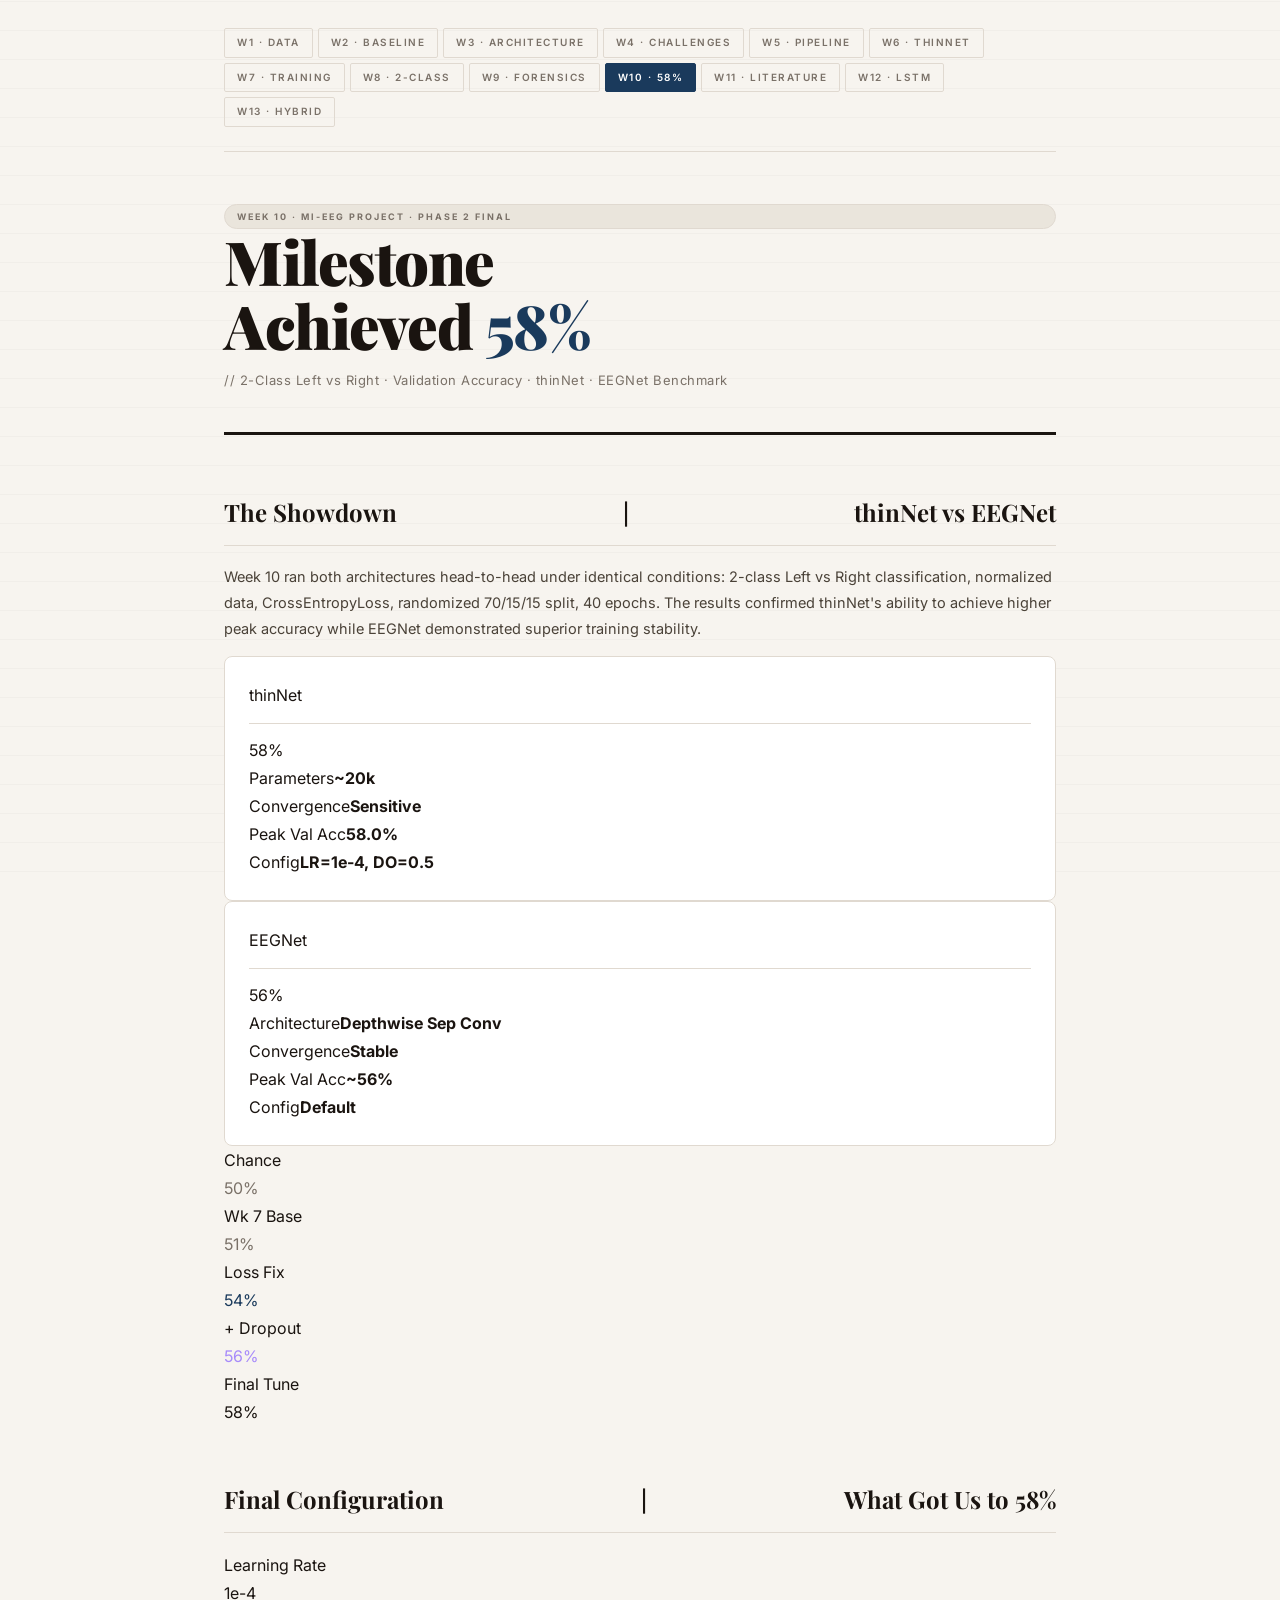
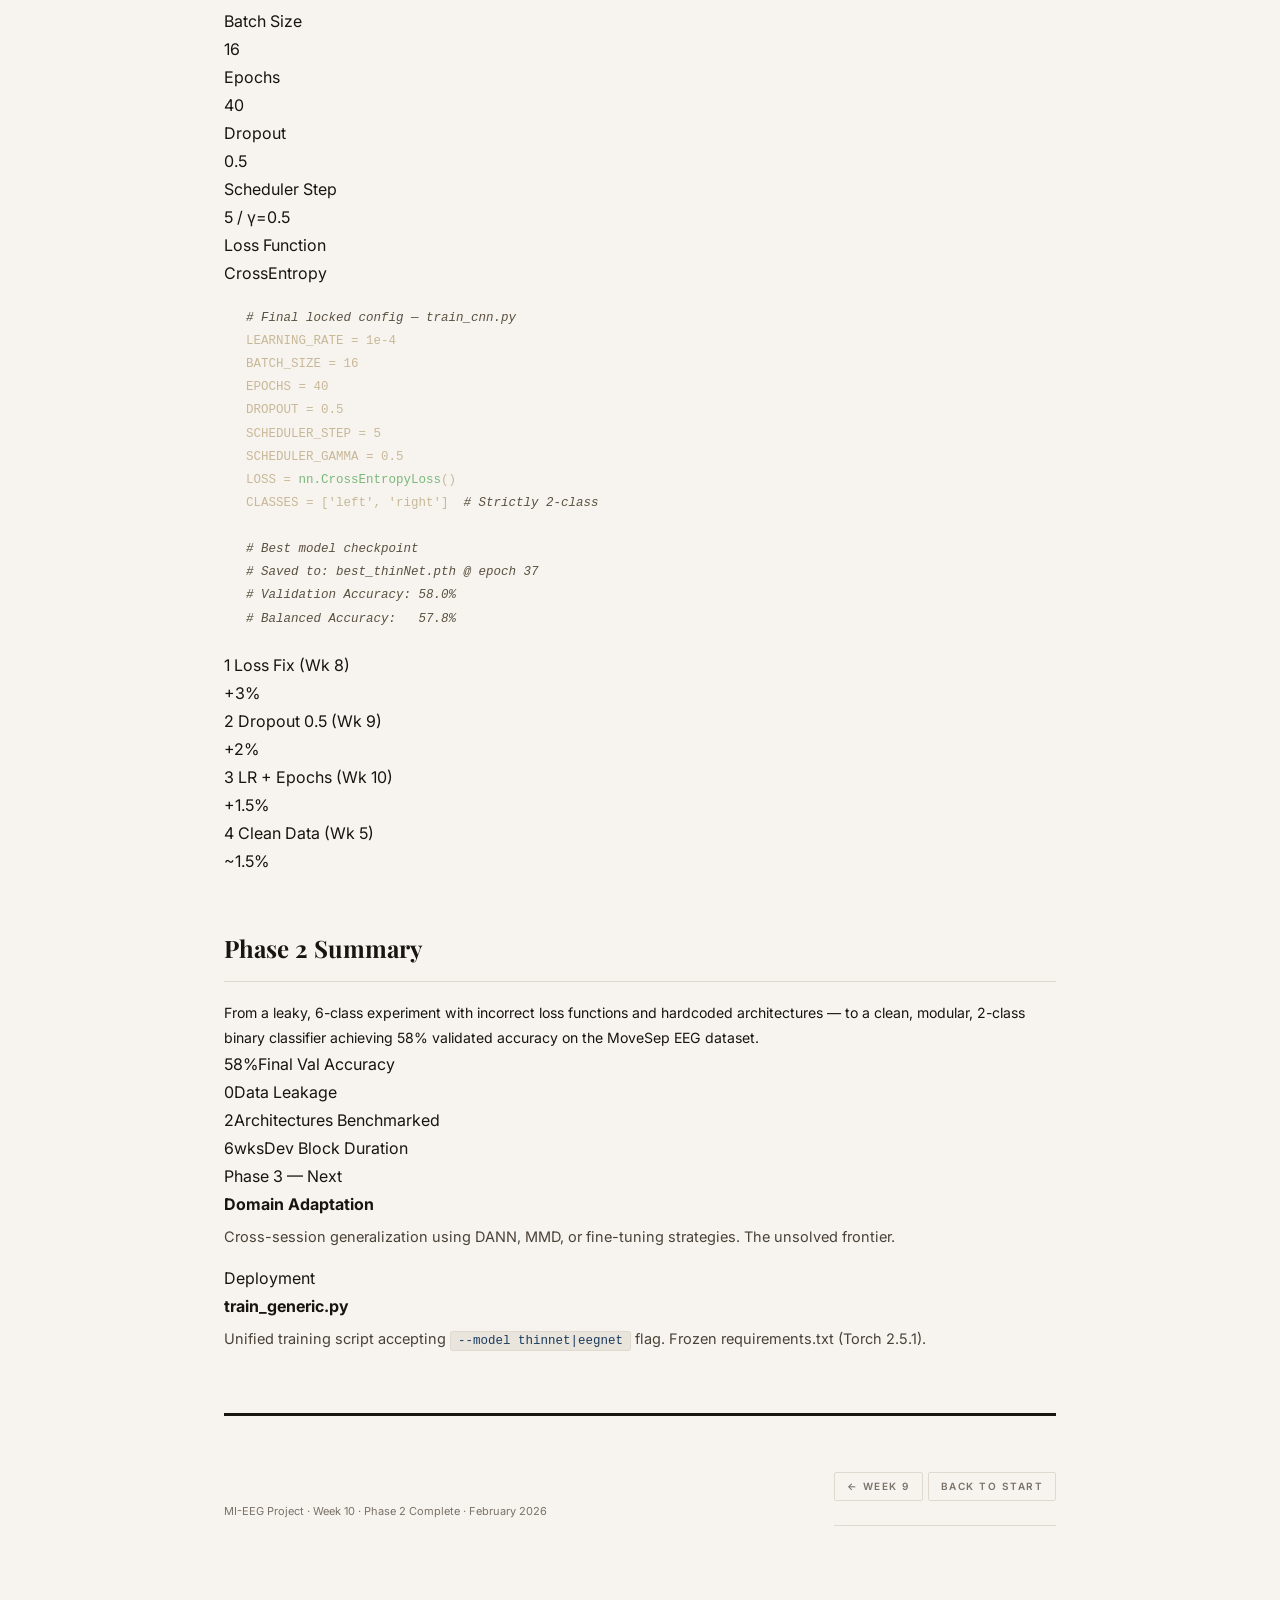
<file: week10.html>
<!DOCTYPE html>
<html lang="en">
<head>
<meta charset="UTF-8">
<meta name="viewport" content="width=device-width, initial-scale=1.0">
<title>Week 10 — Benchmarking & 58% Milestone</title>

<link href="https://fonts.googleapis.com/css2?family=Playfair+Display:ital,wght@0,700;0,900;1,700&family=Inter:wght@300;400;500;600&display=swap" rel="stylesheet">
<style>
  /* ══════════════════════════════════════════════
     SHARED STYLESHEET — Week 11 Palette
     MI-EEG Portfolio · All Weeks
  ══════════════════════════════════════════════ */

  :root {
    --bg: #f7f4ef;
    --surface: #ffffff;
    --border: #e0d9d0;
    --accent: #1a3a5c;
    --accent2: #c8692a;
    --green: #1e6642;
    --text: #1a1410;
    --muted: #7a7168;
    --tag-bg: #eae5dc;
    --red: #b82c2c;
    --red-light: #fdf0f0;
    --green-light: #f0faf4;
    --blue: #1a3a5c;
    --surface2: #f0ece4;
  }

  * { margin: 0; padding: 0; box-sizing: border-box; }

  body {
    background: var(--bg);
    color: var(--text);
    font-family: 'Inter', sans-serif;
    line-height: 1.75;
    min-height: 100vh;
  }

  body::before {
    content: '';
    position: fixed; inset: 0;
    background: repeating-linear-gradient(0deg, transparent, transparent 28px, rgba(0,0,0,0.025) 28px, rgba(0,0,0,0.025) 29px);
    pointer-events: none; z-index: 0;
  }

  .container {
    max-width: 920px; margin: 0 auto;
    padding: 0 44px 80px; position: relative; z-index: 1;
  }

  /* ── NAV ── */
  .nav {
    display: flex; gap: 5px; flex-wrap: wrap;
    padding: 28px 0 24px;
    border-bottom: 1px solid var(--border);
    margin-bottom: 52px;
  }
  .nav a {
    font-family: 'Inter', sans-serif; font-size: 10px; font-weight: 600;
    letter-spacing: 1.5px; text-transform: uppercase; text-decoration: none;
    padding: 5px 12px; border-radius: 2px;
    border: 1px solid var(--border); color: var(--muted);
    transition: all 0.2s;
  }
  .nav a:hover { border-color: var(--accent); color: var(--accent); background: rgba(26,58,92,0.04); }
  .nav a.active { background: var(--accent); color: #fff; border-color: var(--accent); }

  /* ── HEADER ── */
  .header, header {
    margin-bottom: 56px;
    padding-bottom: 40px;
    border-bottom: 3px solid var(--text);
    animation: fadeDown 0.6s ease both;
  }

  .week-badge, .week-tag, .week-label, .phase-strip, .breadcrumb, .header-tag {
    display: inline-flex; align-items: center; gap: 8px;
    font-size: 10px; font-weight: 700; letter-spacing: 3px;
    text-transform: uppercase; color: var(--accent2);
    margin-bottom: 18px;
  }
  .week-badge::after, .week-tag::after, .issue-label::after {
    content: ''; display: inline-block;
    width: 32px; height: 2px; background: var(--accent2);
  }

  .chip-row { display: flex; gap: 8px; flex-wrap: wrap; margin-bottom: 18px; }
  .chip, .phase-badge {
    font-size: 9px; font-weight: 700; letter-spacing: 2px;
    text-transform: uppercase; padding: 4px 12px; border-radius: 20px;
    background: var(--tag-bg); color: var(--muted); border: 1px solid var(--border);
  }
  .chip.red, .chip.bad { background: var(--red-light); color: var(--red); border-color: rgba(184,44,44,0.2); }
  .chip.purple { background: rgba(26,58,92,0.08); color: var(--accent); border-color: rgba(26,58,92,0.15); }

  h1 {
    font-family: 'Playfair Display', serif;
    font-size: clamp(2.4rem, 5.5vw, 3.8rem);
    font-weight: 900; line-height: 1.05; letter-spacing: -1.5px;
    color: var(--text); margin-bottom: 12px;
  }
  h1 span, h1 em, h1 .hl, h1 .hi, h1 .red { color: var(--accent); font-style: normal; }
  h1 .hl2, h1 em { color: var(--accent2); font-style: italic; }

  .tagline, .byline, .subtitle, .header-sub {
    font-size: 13px; color: var(--muted); margin-top: 8px;
    letter-spacing: 0.5px;
  }

  .bar { height: 3px; background: linear-gradient(90deg, var(--accent2), var(--accent), transparent); border-radius: 2px; margin-top: 22px; }

  /* ── SECTIONS ── */
  .section, section {
    margin-bottom: 52px;
    animation: fadeUp 0.6s ease both;
  }
  .section:nth-child(3), section:nth-child(3) { animation-delay: 0.08s; }
  .section:nth-child(4), section:nth-child(4) { animation-delay: 0.16s; }
  .section:nth-child(5), section:nth-child(5) { animation-delay: 0.24s; }
  .section:nth-child(6), section:nth-child(6) { animation-delay: 0.32s; }

  h2 {
    font-family: 'Playfair Display', serif;
    font-size: 1.5rem; font-weight: 700; color: var(--text);
    margin-bottom: 18px; padding-bottom: 12px;
    border-bottom: 1px solid var(--border);
    display: flex; align-items: baseline; justify-content: space-between; gap: 12px;
  }
  .section-header { display: flex; align-items: center; gap: 12px; margin-bottom: 20px; }
  .section-num, .h2-num, .num {
    font-family: 'Inter', sans-serif; font-size: 10px; font-weight: 700;
    letter-spacing: 2px; color: var(--accent2);
    background: rgba(200,105,42,0.1); padding: 3px 10px;
    border-radius: 3px; border: 1px solid rgba(200,105,42,0.2);
    flex-shrink: 0;
  }
  .h2-tag, .h2-badge, .h2-pill, .pill {
    font-family: 'Inter', sans-serif; font-size: 9px; font-weight: 700;
    letter-spacing: 2px; text-transform: uppercase;
    background: rgba(26,58,92,0.08); color: var(--accent);
    border: 1px solid rgba(26,58,92,0.15); padding: 3px 10px; border-radius: 3px;
    flex-shrink: 0;
  }

  h3 { font-size: 1rem; font-weight: 700; color: var(--text); margin-bottom: 6px; }

  p { color: #4a4238; font-size: 14.5px; margin-bottom: 14px; line-height: 1.8; }
  p strong { color: var(--text); }
  p em { color: var(--accent2); font-style: italic; }

  code {
    font-family: 'Courier New', monospace; font-size: 12.5px;
    background: var(--tag-bg); color: var(--accent);
    padding: 2px 7px; border-radius: 3px;
    border: 1px solid var(--border);
  }

  /* ── PULL QUOTE ── */
  .pull-quote {
    border-left: 4px solid var(--accent2); padding: 20px 28px;
    margin: 28px 0; background: rgba(200,105,42,0.05);
    border-radius: 0 6px 6px 0;
  }
  .pull-quote p {
    font-family: 'Playfair Display', serif;
    font-size: 1.15rem; font-style: italic; color: var(--accent);
    margin: 0; line-height: 1.65;
  }

  /* ── CODE BLOCKS ── */
  .code-block, .code-wrap {
    background: #1a1410; border-radius: 8px; overflow: hidden; margin: 22px 0;
    box-shadow: 0 4px 20px rgba(26,20,16,0.12);
  }
  .code-top, .code-header, .code-bar {
    background: #252018; border-bottom: 1px solid #3a3028;
    padding: 10px 18px; display: flex; justify-content: space-between; align-items: center;
    font-family: 'Inter', sans-serif; font-size: 10px; font-weight: 600;
    letter-spacing: 1px; color: #8a7a6a;
  }
  .code-top .tag, .code-header .tag, .code-bar .lang { color: var(--accent2); }
  .code-top .file, .code-bar .file { color: #8a7a6a; }
  pre {
    padding: 20px 22px; font-family: 'Courier New', monospace;
    font-size: 12.5px; line-height: 1.85; overflow-x: auto; color: #c8b898;
  }
  .kw { color: #e8845a; }
  .fn { color: #7ab87a; }
  .cm { color: #5a5040; font-style: italic; }
  .str { color: #d4a855; }
  .num { color: #7aaed4; }
  .ok { color: #7ab87a; }
  .err { color: #c85858; text-decoration: line-through; opacity: 0.7; }

  /* ── SHAPE FLOW ── */
  .shape-flow {
    display: flex; align-items: center; gap: 12px; flex-wrap: wrap;
    background: var(--surface); border: 1px solid var(--border);
    border-radius: 8px; padding: 24px 28px; margin: 22px 0;
    box-shadow: 0 2px 12px rgba(26,20,16,0.06);
  }
  .shape-box {
    background: var(--tag-bg); border: 1px solid var(--border);
    border-radius: 6px; padding: 14px 20px; text-align: center;
    transition: border-color 0.2s;
  }
  .shape-box:hover { border-color: var(--accent2); }
  .shape-box .lbl {
    font-size: 9px; font-weight: 700; letter-spacing: 2px;
    text-transform: uppercase; color: var(--muted); margin-bottom: 6px;
  }
  .shape-box .dims {
    font-family: 'Courier New', monospace; font-size: 13px;
    color: var(--accent); font-weight: 700;
  }
  .shape-arrow { color: var(--accent2); font-size: 22px; font-weight: 700; }

  /* ── CHANNEL GRID ── */
  .ch-grid {
    display: grid; grid-template-columns: repeat(auto-fill, minmax(100px, 1fr));
    gap: 10px; margin: 20px 0;
  }
  .ch-chip {
    background: var(--surface); border: 1px solid var(--border);
    border-radius: 6px; padding: 10px 12px; text-align: center;
    font-family: 'Courier New', monospace; font-size: 13px;
    color: var(--accent); font-weight: 700;
    transition: all 0.2s;
  }
  .ch-chip:hover { border-color: var(--accent); background: rgba(26,58,92,0.04); }
  .ch-sub { font-size: 9px; color: var(--muted); margin-top: 3px; letter-spacing: 1px; font-family: 'Inter', sans-serif; font-weight: 600; text-transform: uppercase; }

  /* ── ARCHITECTURE LIST ── */
  .arch-list { display: flex; flex-direction: column; margin: 20px 0; border: 1px solid var(--border); border-radius: 8px; overflow: hidden; }
  .arch-item { display: flex; border-bottom: 1px solid var(--border); }
  .arch-item:last-child { border-bottom: none; }
  .arch-label {
    width: 160px; background: var(--tag-bg); padding: 14px 16px;
    font-size: 11px; font-weight: 600; letter-spacing: 1px;
    text-transform: uppercase; color: var(--muted);
    border-right: 1px solid var(--border); flex-shrink: 0;
    display: flex; align-items: center;
  }
  .arch-val { padding: 14px 18px; font-size: 13.5px; color: var(--text); font-weight: 500; display: flex; align-items: center; }

  /* ── PHILOSOPHY CARDS ── */
  .phil-grid { display: grid; grid-template-columns: 1fr 1fr; gap: 14px; margin: 20px 0; }
  .phil-card {
    background: var(--surface); border: 1px solid var(--border);
    border-radius: 8px; padding: 22px; transition: all 0.2s;
    border-top: 3px solid var(--accent);
  }
  .phil-card:hover { transform: translateY(-2px); box-shadow: 0 6px 20px rgba(26,20,16,0.08); }
  .phil-card .icon { font-size: 24px; margin-bottom: 10px; }
  .phil-card h3 { font-size: 14px; font-weight: 700; margin-bottom: 6px; }
  .phil-card p { font-size: 13px; margin: 0; }

  /* ── LAYER STACK ── */
  .layer-stack { display: flex; flex-direction: column; margin: 22px 0; border: 1px solid var(--border); border-radius: 8px; overflow: hidden; }
  .layer { display: flex; border-bottom: 1px solid var(--border); transition: background 0.2s; }
  .layer:last-child { border-bottom: none; }
  .layer:hover { background: rgba(26,58,92,0.03); }
  .layer-icon { width: 54px; background: var(--tag-bg); display: flex; align-items: center; justify-content: center; font-size: 20px; border-right: 1px solid var(--border); padding: 16px; flex-shrink: 0; }
  .layer-body { flex: 1; padding: 16px 20px; }
  .layer-type { font-size: 9px; font-weight: 700; letter-spacing: 2px; text-transform: uppercase; margin-bottom: 4px; color: var(--accent2); }
  .t-filter .layer-type { color: var(--accent); }
  .s-filter .layer-type { color: var(--accent2); }
  .layer-spec { font-size: 13.5px; font-weight: 600; color: var(--text); }
  .layer-note { font-size: 12px; color: var(--muted); margin-top: 3px; }

  /* ── ACCURACY CARDS ── */
  .acc-grid, .fail-grid { display: grid; grid-template-columns: 1fr 1fr; gap: 16px; margin: 24px 0; }
  .acc-card, .fail-card {
    border-radius: 8px; padding: 28px 24px; text-align: center;
    border: 2px solid var(--border);
  }
  .acc-card.good, .fail-card.ok {
    background: var(--green-light); border-color: rgba(30,102,66,0.3);
  }
  .acc-card.bad, .fail-card.bad {
    background: var(--red-light); border-color: rgba(184,44,44,0.3);
  }
  .acc-label, .fail-label {
    font-size: 9px; font-weight: 700; letter-spacing: 2px; text-transform: uppercase; margin-bottom: 8px;
  }
  .acc-card.good .acc-label, .fail-card.ok .fail-label { color: var(--green); }
  .acc-card.bad .acc-label, .fail-card.bad .fail-label { color: var(--red); }
  .acc-num, .fail-num {
    font-family: 'Playfair Display', serif; font-size: 3.5rem;
    font-weight: 900; letter-spacing: -3px; line-height: 1;
  }
  .acc-card.good .acc-num, .fail-card.ok .fail-num { color: var(--green); }
  .acc-card.bad .acc-num, .fail-card.bad .fail-num { color: var(--red); }
  .acc-note, .fail-note { font-size: 12px; color: var(--muted); margin-top: 6px; }

  /* ── INSIGHT / CALLOUT ── */
  .insight, .callout, .hard-problem {
    background: var(--surface); border: 2px solid var(--border);
    border-left: 5px solid var(--accent2);
    border-radius: 0 8px 8px 0; padding: 28px 32px; margin-top: 40px;
  }
  .insight h3, .callout-title, .hard-problem h3 {
    font-size: 10px; font-weight: 700; letter-spacing: 2px;
    text-transform: uppercase; color: var(--accent2); margin-bottom: 10px;
  }
  .insight p, .callout p, .hard-problem p { margin: 0; font-size: 14.5px; }
  .hard-problem .term {
    font-family: 'Playfair Display', serif; font-size: 1.6rem;
    font-weight: 700; color: var(--accent); display: block; margin: 8px 0 12px;
  }

  /* ── OUTCOME BANNER ── */
  .outcome, .result-banner {
    background: linear-gradient(135deg, rgba(30,102,66,0.06), rgba(30,102,66,0.02));
    border: 1px solid rgba(30,102,66,0.25); border-radius: 8px;
    padding: 28px 32px; display: flex; gap: 20px; align-items: flex-start;
    margin-top: 44px;
    box-shadow: 0 2px 12px rgba(26,20,16,0.06);
  }
  .outcome-icon, .icon { font-size: 32px; flex-shrink: 0; }
  .outcome h3, .result-banner h3 {
    font-size: 10px; font-weight: 700; letter-spacing: 2px;
    text-transform: uppercase; color: var(--green); margin-bottom: 8px;
  }
  .outcome p, .result-banner p { margin: 0; font-size: 14px; }

  /* ── HYPOTHESIS FLOW ── */
  .hyp-flow {
    display: flex; align-items: stretch; margin: 22px 0;
    border: 1px solid var(--border); border-radius: 8px; overflow: hidden;
  }
  .hyp-step { flex: 1; padding: 22px; text-align: center; }
  .hyp-step:not(:last-child) { border-right: 1px solid var(--border); }
  .hyp-step.train { background: var(--green-light); }
  .hyp-step.test { background: var(--red-light); }
  .step-label { font-size: 9px; font-weight: 700; letter-spacing: 2px; text-transform: uppercase; margin-bottom: 6px; }
  .hyp-step.train .step-label { color: var(--green); }
  .hyp-step.test .step-label { color: var(--red); }
  .step-val { font-size: 14px; font-weight: 700; color: var(--text); }
  .step-note { font-size: 12px; color: var(--muted); margin-top: 4px; }
  .hyp-sep { width: 50px; background: var(--tag-bg); display: flex; align-items: center; justify-content: center; font-size: 22px; color: var(--accent2); border-left: 1px solid var(--border); border-right: 1px solid var(--border); }

  /* ── ROOT CAUSE LIST ── */
  .cause-list { display: flex; flex-direction: column; gap: 12px; margin: 20px 0; }
  .cause-item {
    display: flex; gap: 16px; align-items: flex-start;
    background: var(--surface); border: 1px solid var(--border); border-radius: 8px; padding: 18px 20px;
    transition: border-color 0.2s;
  }
  .cause-item:hover { border-color: var(--accent2); }
  .cause-num {
    font-size: 10px; font-weight: 700; color: var(--accent2);
    background: rgba(200,105,42,0.1); padding: 4px 10px;
    border-radius: 3px; flex-shrink: 0;
  }
  .cause-body h3 { font-size: 14px; font-weight: 700; margin-bottom: 4px; }
  .cause-body p { font-size: 13px; margin: 0; }

  /* ── STRATEGY CARDS ── */
  .strategy-cards { display: grid; grid-template-columns: 1fr 1fr; gap: 16px; margin: 20px 0; }
  .strat-card {
    padding: 22px; border: 2px solid var(--border); border-radius: 8px; background: var(--surface);
  }
  .strat-card.old { background: var(--red-light); border-color: rgba(184,44,44,0.25); }
  .strat-card.new { background: var(--green-light); border-color: rgba(30,102,66,0.25); }
  .strat-tag { font-size: 9px; font-weight: 700; letter-spacing: 2px; text-transform: uppercase; margin-bottom: 8px; display: block; }
  .strat-card.old .strat-tag { color: var(--red); }
  .strat-card.new .strat-tag { color: var(--green); }
  .strat-card h3 { font-size: 14px; font-weight: 700; margin-bottom: 8px; }
  .strat-result { margin-top: 12px; padding: 8px 12px; border-radius: 4px; font-size: 12px; font-weight: 600; }
  .strat-card.old .strat-result { background: rgba(184,44,44,0.1); color: var(--red); }
  .strat-card.new .strat-result { background: rgba(30,102,66,0.1); color: var(--green); }
  .strat-card p { font-size: 13px; color: var(--muted); margin: 0; line-height: 1.6; }

  /* ── PIPELINE STEPS ── */
  .pipeline { display: flex; flex-direction: column; margin: 20px 0; }
  .pipe-step { display: grid; grid-template-columns: 50px 1fr; gap: 18px; padding: 18px 0; border-bottom: 1px solid var(--border); }
  .pipe-step:last-child { border-bottom: none; }
  .pipe-num { font-family: 'Playfair Display', serif; font-size: 1.5rem; font-weight: 700; color: var(--accent2); line-height: 1.1; }
  .pipe-content h3 { font-size: 14px; font-weight: 700; margin-bottom: 4px; }
  .pipe-content p { font-size: 13px; color: var(--muted); margin: 0; line-height: 1.6; }

  /* ── COMPARE TABLE ── */
  .compare-table, .tuning-table, .results-table, .adv-table {
    width: 100%; border-collapse: collapse; margin: 20px 0; font-size: 13.5px;
  }
  .compare-table th, .tuning-table th, .results-table th, .adv-table th {
    background: var(--accent); color: #fff;
    padding: 11px 16px; text-align: left;
    font-size: 10px; font-weight: 700; letter-spacing: 1.5px; text-transform: uppercase;
  }
  .compare-table td, .tuning-table td, .results-table td, .adv-table td {
    padding: 11px 16px; border-bottom: 1px solid var(--border); color: #4a4238;
  }
  .compare-table td:first-child, .adv-table td:first-child { font-weight: 600; color: var(--text); }
  .compare-table tr:hover td, .tuning-table tr:hover td, .results-table tr:hover td, .adv-table tr:hover td {
    background: rgba(26,58,92,0.03);
  }
  .compare-table tr:last-child td, .results-table tr:last-child td { border-bottom: none; }

  .badge { display: inline-block; padding: 2px 8px; font-size: 10px; font-weight: 700; border-radius: 3px; }
  .badge.good, .badge.best { background: rgba(30,102,66,0.1); color: var(--green); }
  .badge.bad { background: var(--red-light); color: var(--red); }
  .badge.mid { background: rgba(26,58,92,0.1); color: var(--accent); }

  /* ── BINARY VISUAL ── */
  .binary-visual { display: grid; grid-template-columns: 1fr 1fr; gap: 16px; margin: 20px 0; }
  .class-card {
    background: var(--surface); border: 1px solid var(--border); border-radius: 8px;
    padding: 24px; position: relative; overflow: hidden; text-align: center;
    border-bottom: 4px solid var(--border);
  }
  .class-card.left-class { border-bottom-color: var(--accent); }
  .class-card.right-class { border-bottom-color: var(--accent2); }
  .class-num { font-family: 'Playfair Display', serif; font-size: 4rem; font-weight: 900; opacity: 0.07; position: absolute; top: 8px; right: 16px; color: var(--text); }
  .class-label { font-size: 13px; font-weight: 700; text-transform: uppercase; letter-spacing: 1px; margin-bottom: 6px; }
  .class-card.left-class .class-label { color: var(--accent); }
  .class-card.right-class .class-label { color: var(--accent2); }
  .class-desc { font-size: 12.5px; color: var(--muted); line-height: 1.6; }
  .class-hz { display: inline-block; margin-top: 10px; padding: 3px 10px; border: 1px solid var(--border); font-size: 11px; color: var(--muted); border-radius: 3px; }

  /* ── CONFUSION MATRIX ── */
  .cm-grid { display: grid; grid-template-columns: 60px 1fr 1fr; grid-template-rows: 40px 1fr 1fr; gap: 2px; margin: 20px 0; max-width: 320px; }
  .cm-header { background: var(--tag-bg); display: flex; align-items: center; justify-content: center; font-size: 9px; font-weight: 700; letter-spacing: 1px; text-transform: uppercase; color: var(--muted); }
  .cm-cell { background: var(--surface); border: 1px solid var(--border); padding: 16px; text-align: center; border-radius: 4px; }
  .cm-cell.tp, .cm-cell.tn { border-color: rgba(30,102,66,0.3); background: var(--green-light); }
  .cm-cell.fp, .cm-cell.fn-cell { border-color: rgba(184,44,44,0.2); background: var(--red-light); }
  .cm-val { font-family: 'Playfair Display', serif; font-size: 1.4rem; font-weight: 900; }
  .cm-cell.tp .cm-val, .cm-cell.tn .cm-val { color: var(--green); }
  .cm-cell.fp .cm-val, .cm-cell.fn-cell .cm-val { color: var(--red); opacity: 0.7; }
  .cm-name { font-size: 10px; color: var(--muted); margin-top: 2px; }

  /* ── METRICS ROW ── */
  .metrics { display: grid; grid-template-columns: repeat(4, 1fr); gap: 12px; margin: 20px 0; }
  .metric { background: var(--surface); border: 1px solid var(--border); border-radius: 6px; padding: 18px 12px; text-align: center; border-top: 3px solid var(--accent); }
  .metric-val { font-family: 'Playfair Display', serif; font-size: 1.6rem; font-weight: 700; color: var(--accent); display: block; }
  .metric-label { font-size: 9px; font-weight: 700; letter-spacing: 1.5px; text-transform: uppercase; color: var(--muted); margin-top: 4px; }

  /* ── FIX DIAGRAM ── */
  .fix-diagram { display: grid; grid-template-columns: 1fr 60px 1fr; align-items: center; margin: 24px 0; }
  .fix-box { background: var(--surface); border: 1px solid var(--border); border-radius: 8px; padding: 22px; }
  .fix-box.wrong { border-color: rgba(184,44,44,0.3); background: var(--red-light); }
  .fix-box.right { border-color: rgba(30,102,66,0.3); background: var(--green-light); }
  .fix-tag { font-size: 9px; font-weight: 700; letter-spacing: 2px; text-transform: uppercase; margin-bottom: 8px; display: block; }
  .fix-box.wrong .fix-tag { color: var(--red); }
  .fix-box.right .fix-tag { color: var(--green); }
  .fix-box h3 { font-size: 14px; font-weight: 700; margin-bottom: 6px; }
  .fix-box p { font-size: 13px; color: var(--muted); margin: 0; }
  .arrow-mid { text-align: center; font-size: 1.8rem; color: var(--accent2); font-weight: 700; }

  /* ── MODEL GRID ── */
  .model-grid { display: grid; grid-template-columns: 1fr 1fr; gap: 20px; margin: 24px 0; }
  .model-card { background: var(--surface); border: 1px solid var(--border); padding: 24px; border-radius: 8px; position: relative; overflow: hidden; }
  .model-card::before { content: ''; position: absolute; top: 0; left: 0; right: 0; height: 4px; }
  .model-card.lstm::before { background: var(--accent); }
  .model-card.hybrid::before { background: var(--accent2); }
  .model-tag { font-size: 9px; font-weight: 700; letter-spacing: 2px; text-transform: uppercase; margin-bottom: 10px; }
  .model-card.lstm .model-tag { color: var(--accent); }
  .model-card.hybrid .model-tag { color: var(--accent2); }
  .model-card h3 { font-family: 'Playfair Display', serif; font-size: 1.15rem; font-weight: 700; margin-bottom: 10px; }
  .model-card p { font-size: 13px; margin-bottom: 10px; }
  .model-acc { display: flex; align-items: baseline; gap: 8px; margin-top: 14px; padding-top: 12px; border-top: 1px solid var(--border); }
  .acc-big { font-family: 'Playfair Display', serif; font-size: 2.2rem; font-weight: 700; }
  .model-card.lstm .acc-big { color: var(--accent); }
  .model-card.hybrid .acc-big { color: var(--accent2); }
  .acc-label { font-size: 11px; color: var(--muted); }

  /* ── DATASET CARDS ── */
  .dataset-row { display: grid; grid-template-columns: 1fr 1fr; gap: 16px; margin: 22px 0; }
  .dataset-card { background: var(--surface); border: 1px solid var(--border); border-radius: 8px; padding: 22px; border-left: 4px solid var(--accent); }
  .ds-label { font-size: 9px; font-weight: 700; letter-spacing: 2px; text-transform: uppercase; color: var(--muted); margin-bottom: 8px; }
  .dataset-card h3 { font-family: 'Playfair Display', serif; font-size: 1.05rem; font-weight: 700; margin-bottom: 10px; }
  .dataset-card ul { padding-left: 18px; font-size: 13px; color: #4a4238; }
  .dataset-card li { margin-bottom: 5px; }

  /* ── LSTM CELL DIAGRAM ── */
  .cell-diagram { background: var(--surface); border: 1px solid var(--border); border-radius: 8px; padding: 32px; margin: 24px 0; }
  .cell-label { font-size: 9px; font-weight: 700; letter-spacing: 2px; text-transform: uppercase; color: var(--muted); margin-bottom: 24px; }
  .gates-row { display: grid; grid-template-columns: repeat(3, 1fr); gap: 12px; margin-bottom: 16px; }
  .gate-box { background: var(--tag-bg); border: 1px solid var(--border); border-radius: 6px; padding: 18px 14px; text-align: center; transition: border-color 0.2s; }
  .gate-box:hover { border-color: var(--accent2); }
  .gate-icon { font-size: 22px; margin-bottom: 8px; }
  .gate-name { font-size: 9px; font-weight: 700; letter-spacing: 1.5px; text-transform: uppercase; color: var(--accent); margin-bottom: 6px; }
  .gate-desc { font-size: 12px; color: var(--muted); line-height: 1.55; }
  .state-row { display: grid; grid-template-columns: 1fr 1fr; gap: 12px; }
  .state-box { background: var(--tag-bg); border: 1px solid var(--border); border-radius: 6px; padding: 16px; display: flex; gap: 14px; align-items: flex-start; }
  .s-icon { font-size: 20px; flex-shrink: 0; }
  .s-name { font-size: 9px; font-weight: 700; letter-spacing: 1px; text-transform: uppercase; color: var(--accent2); margin-bottom: 4px; }
  .s-desc { font-size: 12px; color: var(--muted); line-height: 1.55; }

  /* ── COMPARE COLUMNS ── */
  .compare { display: grid; grid-template-columns: 1fr 1fr 1fr; gap: 12px; margin: 24px 0; }
  .compare-col { background: var(--surface); border: 1px solid var(--border); border-radius: 8px; overflow: hidden; }
  .compare-col .col-header { padding: 12px 16px; font-size: 10px; font-weight: 700; letter-spacing: 1.5px; text-transform: uppercase; }
  .compare-col.rnn .col-header { background: var(--red-light); color: var(--red); border-bottom: 1px solid rgba(184,44,44,0.2); }
  .compare-col.lstm .col-header { background: rgba(26,58,92,0.08); color: var(--accent); border-bottom: 1px solid rgba(26,58,92,0.1); }
  .compare-col.gru .col-header { background: var(--tag-bg); color: var(--muted); border-bottom: 1px solid var(--border); }
  .compare-col .col-body { padding: 14px; }
  .compare-col .col-item { font-size: 12.5px; color: var(--muted); margin-bottom: 8px; padding-left: 12px; border-left: 2px solid var(--border); }
  .compare-col.lstm .col-item { border-left-color: var(--accent); color: #4a4238; }

  /* ── APPS GRID ── */
  .apps-grid { display: grid; grid-template-columns: repeat(2, 1fr); gap: 12px; margin: 24px 0; }
  .app-card { background: var(--surface); border: 1px solid var(--border); border-radius: 8px; padding: 18px 20px; display: flex; gap: 14px; align-items: flex-start; transition: all 0.2s; }
  .app-card:hover { border-color: var(--accent2); transform: translateY(-1px); }
  .app-icon { font-size: 22px; flex-shrink: 0; }
  .app-title { font-size: 13px; font-weight: 700; color: var(--text); margin-bottom: 4px; }
  .app-desc { font-size: 12px; color: var(--muted); line-height: 1.55; }

  /* ── ARCH PIPELINE (week13) ── */
  .arch-pipeline { background: var(--surface); border: 1px solid var(--border); border-radius: 8px; padding: 32px; margin: 24px 0; }
  .pipe-label { font-size: 9px; font-weight: 700; letter-spacing: 2px; text-transform: uppercase; color: var(--muted); margin-bottom: 24px; }
  .pipe-stages { display: flex; flex-direction: column; gap: 4px; }
  .pipe-stage { display: grid; grid-template-columns: 3fr 1fr; border: 1px solid var(--border); border-radius: 6px; overflow: hidden; transition: border-color 0.2s; }
  .pipe-stage:hover { border-color: var(--accent); }
  .pipe-main { padding: 16px 20px; }
  .pipe-type { font-size: 9px; font-weight: 700; letter-spacing: 2px; text-transform: uppercase; margin-bottom: 4px; color: var(--accent2); }
  .stage-eegnet .pipe-type { color: var(--accent); }
  .stage-reshape .pipe-type { color: var(--accent2); }
  .stage-lstm .pipe-type { color: var(--green); }
  .stage-fc .pipe-type { color: var(--muted); }
  .pipe-name { font-size: 14px; font-weight: 700; color: var(--text); }
  .pipe-detail { font-size: 12px; color: var(--muted); margin-top: 3px; }
  .pipe-side { padding: 16px; display: flex; align-items: center; justify-content: center; font-family: 'Courier New', monospace; font-size: 11px; text-align: center; border-left: 1px solid var(--border); color: var(--accent); background: var(--tag-bg); }
  .pipe-arrow { text-align: center; color: var(--accent2); font-size: 20px; padding: 4px 0; }

  /* ── RATIONALE CARDS ── */
  .rationale-grid { display: grid; grid-template-columns: 1fr 1fr; gap: 14px; margin: 24px 0; }
  .rationale-card { background: var(--surface); border: 1px solid var(--border); border-radius: 8px; padding: 22px; transition: all 0.2s; position: relative; overflow: hidden; border-top: 3px solid var(--accent); }
  .rationale-card:hover { transform: translateY(-2px); box-shadow: 0 6px 20px rgba(26,20,16,0.08); }
  .rationale-card::before { content: attr(data-num); position: absolute; top: -10px; right: 16px; font-size: 5rem; font-weight: 900; color: rgba(26,58,92,0.05); font-family: 'Playfair Display', serif; line-height: 1; }
  .rc-icon { font-size: 24px; margin-bottom: 10px; }
  .rc-title { font-size: 13.5px; font-weight: 700; color: var(--text); margin-bottom: 8px; }
  .rc-desc { font-size: 12.5px; color: var(--muted); line-height: 1.6; }

  /* ── STATUS BANNER ── */
  .status-banner { background: var(--surface); border: 1px solid var(--border); border-radius: 8px; padding: 28px 32px; margin-top: 40px; display: grid; grid-template-columns: 1fr 1fr 1fr; gap: 24px; }
  .status-item { text-align: center; }
  .status-icon { font-size: 28px; margin-bottom: 8px; }
  .status-label { font-size: 9px; font-weight: 700; letter-spacing: 2px; text-transform: uppercase; color: var(--muted); margin-bottom: 6px; }
  .status-val { font-size: 1rem; font-weight: 700; color: var(--accent); }

  /* ── CONCLUSION ── */
  .conclusion {
    background: var(--accent); color: #fff;
    padding: 36px 40px; border-radius: 8px; margin-top: 48px;
  }
  .conclusion .c-label { font-size: 10px; font-weight: 700; letter-spacing: 3px; text-transform: uppercase; opacity: 0.6; margin-bottom: 12px; }
  .conclusion h3 { font-family: 'Playfair Display', serif; font-size: 1.5rem; font-weight: 700; margin-bottom: 12px; }
  .conclusion p { color: rgba(255,255,255,0.8); font-size: 14px; margin: 0; }

  /* ── REG GRID (week3) ── */
  .reg-grid { display: grid; grid-template-columns: 1fr 1fr; gap: 14px; margin: 20px 0; }
  .reg-card { background: var(--surface); border: 1px solid var(--border); border-left: 4px solid var(--accent); border-radius: 0 8px 8px 0; padding: 18px 20px; }
  .reg-card h3 { font-size: 13.5px; font-weight: 700; display: flex; gap: 8px; align-items: center; margin-bottom: 6px; }
  .reg-card .step { font-size: 9px; font-weight: 700; color: var(--accent2); background: rgba(200,105,42,0.1); padding: 2px 8px; border-radius: 3px; }
  .reg-card p { font-size: 13px; margin: 0; }

  /* ── STATS ROW ── */
  .stats-row { display: grid; grid-template-columns: repeat(3, 1fr); gap: 16px; padding: 32px 0; }
  .stat-card { background: var(--surface); border: 1px solid var(--border); border-radius: 8px; padding: 22px; border-top: 3px solid var(--accent); }
  .stat-num { font-family: 'Playfair Display', serif; font-size: 2.2rem; font-weight: 700; color: var(--accent); display: block; }
  .stat-label { font-size: 9px; font-weight: 700; letter-spacing: 1.5px; text-transform: uppercase; color: var(--muted); margin-top: 4px; }
  .stat-card:nth-child(2) .stat-num { color: var(--accent2); }
  .stat-card:nth-child(2) { border-top-color: var(--accent2); }
  .stat-card:nth-child(3) .stat-num { color: var(--green); }
  .stat-card:nth-child(3) { border-top-color: var(--green); }

  /* ── INSIGHTS GRID (week6) ── */
  .insights { display: grid; grid-template-columns: 1fr 1fr; gap: 16px; margin: 24px 0; }
  .insight-card { background: var(--surface); border: 1px solid var(--border); border-radius: 8px; padding: 22px; }
  .insight-icon { font-size: 22px; margin-bottom: 10px; }

  /* ── ARCH DIAGRAM (week6) ── */
  .arch-diagram { background: var(--surface); border: 1px solid var(--border); border-radius: 8px; padding: 32px; margin: 24px 0; }
  .arch-title { font-size: 9px; font-weight: 700; letter-spacing: 2px; text-transform: uppercase; color: var(--muted); margin-bottom: 24px; }
  .layer-flow { display: flex; flex-direction: column; gap: 8px; align-items: center; }
  .layer-box { width: 100%; max-width: 500px; padding: 12px 20px; border: 1px solid var(--border); border-radius: 6px; display: flex; justify-content: space-between; align-items: center; font-size: 14px; transition: all 0.2s; background: var(--surface); }
  .layer-box:hover { border-color: var(--accent); background: rgba(26,58,92,0.03); }
  .layer-box.temporal { border-color: rgba(26,58,92,0.3); background: rgba(26,58,92,0.03); }
  .layer-box.spatial { border-color: rgba(200,105,42,0.3); background: rgba(200,105,42,0.03); }
  .layer-box.pool { border-color: rgba(30,102,66,0.3); background: rgba(30,102,66,0.03); }
  .layer-name { font-weight: 700; color: var(--text); }
  .layer-detail { font-family: 'Courier New', monospace; font-size: 12px; color: var(--muted); }
  .arrow { color: var(--accent2); font-size: 18px; }

  /* ── FOOTER ── */
  .footer, footer {
    margin-top: 60px; padding: 28px 0;
    border-top: 3px solid var(--text);
    display: flex; justify-content: space-between; align-items: center;
    font-size: 11px; color: var(--muted);
  }
  .footer-nav, .nav-links { display: flex; gap: 16px; }
  .footer-nav a, .nav-links a, footer a { color: var(--accent); text-decoration: none; font-weight: 600; }
  .footer-nav a:hover, .nav-links a:hover, footer a:hover { color: var(--accent2); }

  /* ── ANIMATIONS ── */
  @keyframes fadeDown { from { opacity: 0; transform: translateY(-12px); } to { opacity: 1; transform: translateY(0); } }
  @keyframes fadeUp { from { opacity: 0; transform: translateY(14px); } to { opacity: 1; transform: translateY(0); } }

  /* ── RESPONSIVE ── */
  @media (max-width: 640px) {
    .container { padding: 0 20px 60px; }
    h1 { font-size: 2.2rem; }
    .phil-grid, .reg-grid, .acc-grid, .fail-grid, .strategy-cards, .model-grid, .dataset-row, .rationale-grid, .apps-grid, .binary-visual, .compare, .gates-row { grid-template-columns: 1fr; }
    .metrics { grid-template-columns: repeat(2, 1fr); }
    .stats-row { grid-template-columns: 1fr 1fr; }
    .fix-diagram { grid-template-columns: 1fr; }
    .fix-diagram .arrow-mid { display: none; }
  }

</style>
</head>
<body>
<div class="container">

  <nav class="nav">
    <a href="week1.html">W1 · Data</a>
    <a href="week2.html">W2 · Baseline</a>
    <a href="week3.html">W3 · Architecture</a>
    <a href="week4.html">W4 · Challenges</a>
    <a href="week5.html">W5 · Pipeline</a>
    <a href="week6.html">W6 · thinNet</a>
    <a href="week7.html">W7 · Training</a>
    <a href="week8.html">W8 · 2-Class</a>
    <a href="week9.html">W9 · Forensics</a>
    <a href="week10.html" class="active">W10 · 58%</a>
    <a href="week11.html">W11 · Literature</a>
    <a href="week12.html">W12 · LSTM</a>
    <a href="week13.html">W13 · Hybrid</a>
  </nav>

<header>
    <div class="phase-badge">Week 10 · MI-EEG Project · Phase 2 Final</div>
    <h1>
      Milestone<br>Achieved
      <span class="milestone">58%</span>
    </h1>
    <div class="header-sub">// 2-Class Left vs Right · Validation Accuracy · thinNet · EEGNet Benchmark</div>
  </header>

  <section>
    <h2>The Showdown <span class="sep">|</span> thinNet vs EEGNet</h2>
    <p>Week 10 ran both architectures head-to-head under identical conditions: 2-class Left vs Right classification, normalized data, CrossEntropyLoss, randomized 70/15/15 split, 40 epochs. The results confirmed thinNet's ability to achieve higher peak accuracy while EEGNet demonstrated superior training stability.</p>

    <div class="model-race">
      <div class="model-card winner">
        <div class="model-name">thinNet</div>
        <div class="model-acc">58%</div>
        <div class="model-props">
          <div class="model-prop"><span>Parameters</span><strong>~20k</strong></div>
          <div class="model-prop"><span>Convergence</span><strong>Sensitive</strong></div>
          <div class="model-prop"><span>Peak Val Acc</span><strong style="color:var(--gold)">58.0%</strong></div>
          <div class="model-prop"><span>Config</span><strong>LR=1e-4, DO=0.5</strong></div>
        </div>
      </div>
      <div class="model-card">
        <div class="model-name">EEGNet</div>
        <div class="model-acc">56%</div>
        <div class="model-props">
          <div class="model-prop"><span>Architecture</span><strong>Depthwise Sep Conv</strong></div>
          <div class="model-prop"><span>Convergence</span><strong>Stable</strong></div>
          <div class="model-prop"><span>Peak Val Acc</span><strong>~56%</strong></div>
          <div class="model-prop"><span>Config</span><strong>Default</strong></div>
        </div>
      </div>
    </div>

    <div class="acc-climb">
      <div class="climb-row">
        <span class="climb-label">Chance</span>
        <div class="climb-track"><div class="climb-fill" style="width:50%; background:var(--muted)"></div></div>
        <span class="climb-val" style="color:var(--muted)">50%</span>
      </div>
      <div class="climb-row">
        <span class="climb-label">Wk 7 Base</span>
        <div class="climb-track"><div class="climb-fill" style="width:51%; background:var(--border)"></div></div>
        <span class="climb-val" style="color:var(--muted)">51%</span>
      </div>
      <div class="climb-row">
        <span class="climb-label">Loss Fix</span>
        <div class="climb-track"><div class="climb-fill" style="width:54%; background:var(--blue)"></div></div>
        <span class="climb-val" style="color:var(--blue)">54%</span>
      </div>
      <div class="climb-row">
        <span class="climb-label">+ Dropout</span>
        <div class="climb-track"><div class="climb-fill" style="width:56%; background:#a78bfa"></div></div>
        <span class="climb-val" style="color:#a78bfa">56%</span>
      </div>
      <div class="climb-row">
        <span class="climb-label">Final Tune</span>
        <div class="climb-track"><div class="climb-fill" style="width:58%; background:var(--gold)"></div></div>
        <span class="climb-val" style="color:var(--gold)">58%</span>
      </div>
    </div>
  </section>

  <section>
    <h2>Final Configuration <span class="sep">|</span> What Got Us to 58%</h2>

    <div class="config-grid">
      <div class="config-item"><div class="config-key">Learning Rate</div><div class="config-val">1e-4</div></div>
      <div class="config-item"><div class="config-key">Batch Size</div><div class="config-val">16</div></div>
      <div class="config-item"><div class="config-key">Epochs</div><div class="config-val">40</div></div>
      <div class="config-item"><div class="config-key">Dropout</div><div class="config-val">0.5</div></div>
      <div class="config-item"><div class="config-key">Scheduler Step</div><div class="config-val">5 / γ=0.5</div></div>
      <div class="config-item"><div class="config-key">Loss Function</div><div class="config-val">CrossEntropy</div></div>
    </div>

    <pre><span class="cm"># Final locked config — train_cnn.py</span>
LEARNING_RATE = <span class="st">1e-4</span>
BATCH_SIZE = <span class="st">16</span>
EPOCHS = <span class="st">40</span>
DROPOUT = <span class="st">0.5</span>
SCHEDULER_STEP = <span class="st">5</span>
SCHEDULER_GAMMA = <span class="st">0.5</span>
LOSS = <span class="fn">nn.CrossEntropyLoss</span>()
CLASSES = [<span class="st">'left'</span>, <span class="st">'right'</span>]  <span class="cm"># Strictly 2-class</span>

<span class="cm"># Best model checkpoint</span>
<span class="cm"># Saved to: best_thinNet.pth @ epoch 37</span>
<span class="cm"># Validation Accuracy: 58.0%</span>
<span class="cm"># Balanced Accuracy:   57.8%</span></pre>

    <div class="contrib-list">
      <div class="contrib-row">
        <span class="contrib-num">1</span>
        <span class="contrib-name">Loss Fix (Wk 8)</span>
        <div class="contrib-bar-track"><div class="contrib-bar-fill" style="width:75%"></div></div>
        <span class="contrib-pct">+3%</span>
      </div>
      <div class="contrib-row">
        <span class="contrib-num">2</span>
        <span class="contrib-name">Dropout 0.5 (Wk 9)</span>
        <div class="contrib-bar-track"><div class="contrib-bar-fill" style="width:50%"></div></div>
        <span class="contrib-pct">+2%</span>
      </div>
      <div class="contrib-row">
        <span class="contrib-num">3</span>
        <span class="contrib-name">LR + Epochs (Wk 10)</span>
        <div class="contrib-bar-track"><div class="contrib-bar-fill" style="width:37%"></div></div>
        <span class="contrib-pct">+1.5%</span>
      </div>
      <div class="contrib-row">
        <span class="contrib-num">4</span>
        <span class="contrib-name">Clean Data (Wk 5)</span>
        <div class="contrib-bar-track"><div class="contrib-bar-fill" style="width:37%"></div></div>
        <span class="contrib-pct">~1.5%</span>
      </div>
    </div>
  </section>

  <section>
    <h2>Phase 2 Summary</h2>

    <div class="phase-summary">
      <p style="font-size:0.88rem; color:var(--text); margin:0;">From a leaky, 6-class experiment with incorrect loss functions and hardcoded architectures — to a clean, modular, 2-class binary classifier achieving 58% validated accuracy on the MoveSep EEG dataset.</p>
      <div class="summary-stats">
        <div class="sum-stat"><span class="sum-val">58%</span><span class="sum-label">Final Val Accuracy</span></div>
        <div class="sum-stat"><span class="sum-val">0</span><span class="sum-label">Data Leakage</span></div>
        <div class="sum-stat"><span class="sum-val">2</span><span class="sum-label">Architectures Benchmarked</span></div>
        <div class="sum-stat"><span class="sum-val">6wks</span><span class="sum-label">Dev Block Duration</span></div>
      </div>
    </div>

    <div class="next-steps">
      <div class="next-card">
        <div class="next-phase">Phase 3 — Next</div>
        <h3>Domain Adaptation</h3>
        <p>Cross-session generalization using DANN, MMD, or fine-tuning strategies. The unsolved frontier.</p>
      </div>
      <div class="next-card">
        <div class="next-phase">Deployment</div>
        <h3>train_generic.py</h3>
        <p>Unified training script accepting <code>--model thinnet|eegnet</code> flag. Frozen requirements.txt (Torch 2.5.1).</p>
      </div>
    </div>
  </section>

  <footer>
    <div class="footer-id">MI-EEG Project · Week 10 · Phase 2 Complete · February 2026</div>
    <div class="nav">
      <a href="week9.html">← Week 9</a>
      <a href="week6.html">Back to Start</a>
    </div>
  </footer>
</div>
</body>
</html>
</file>
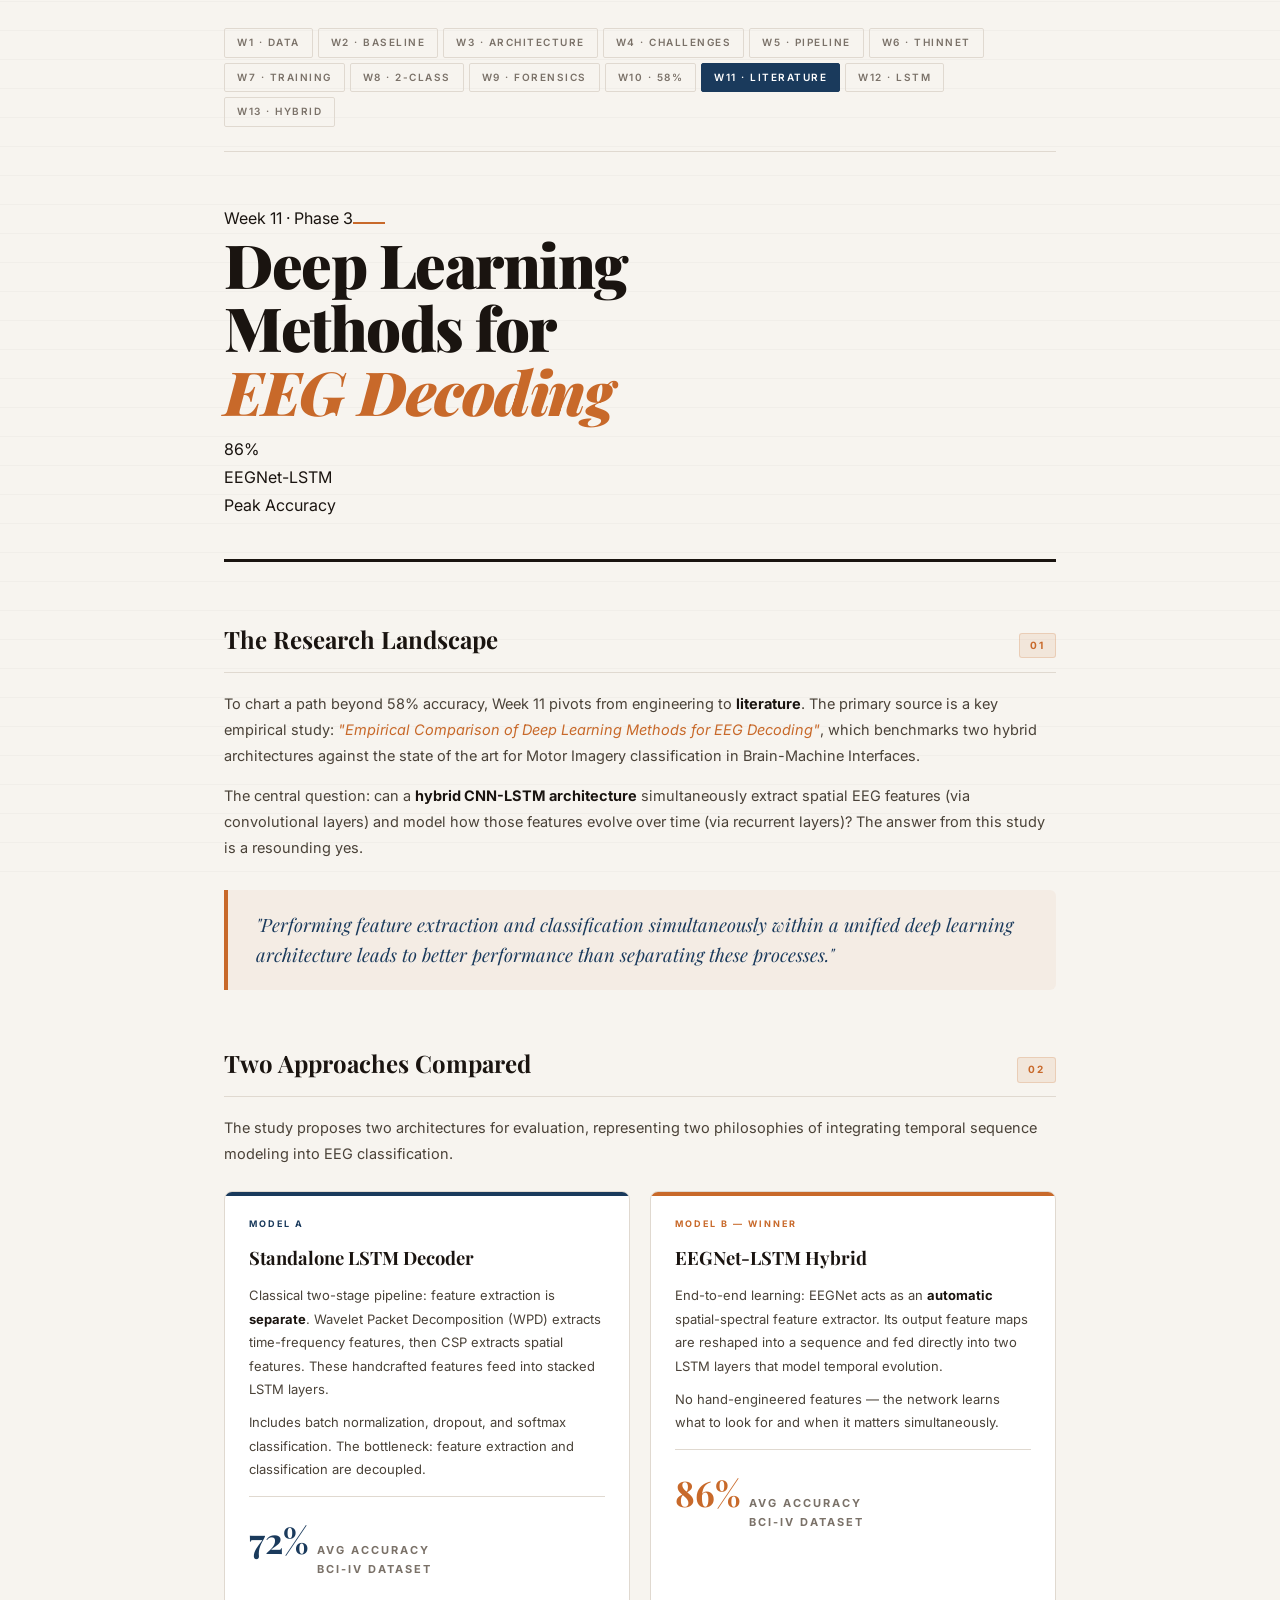
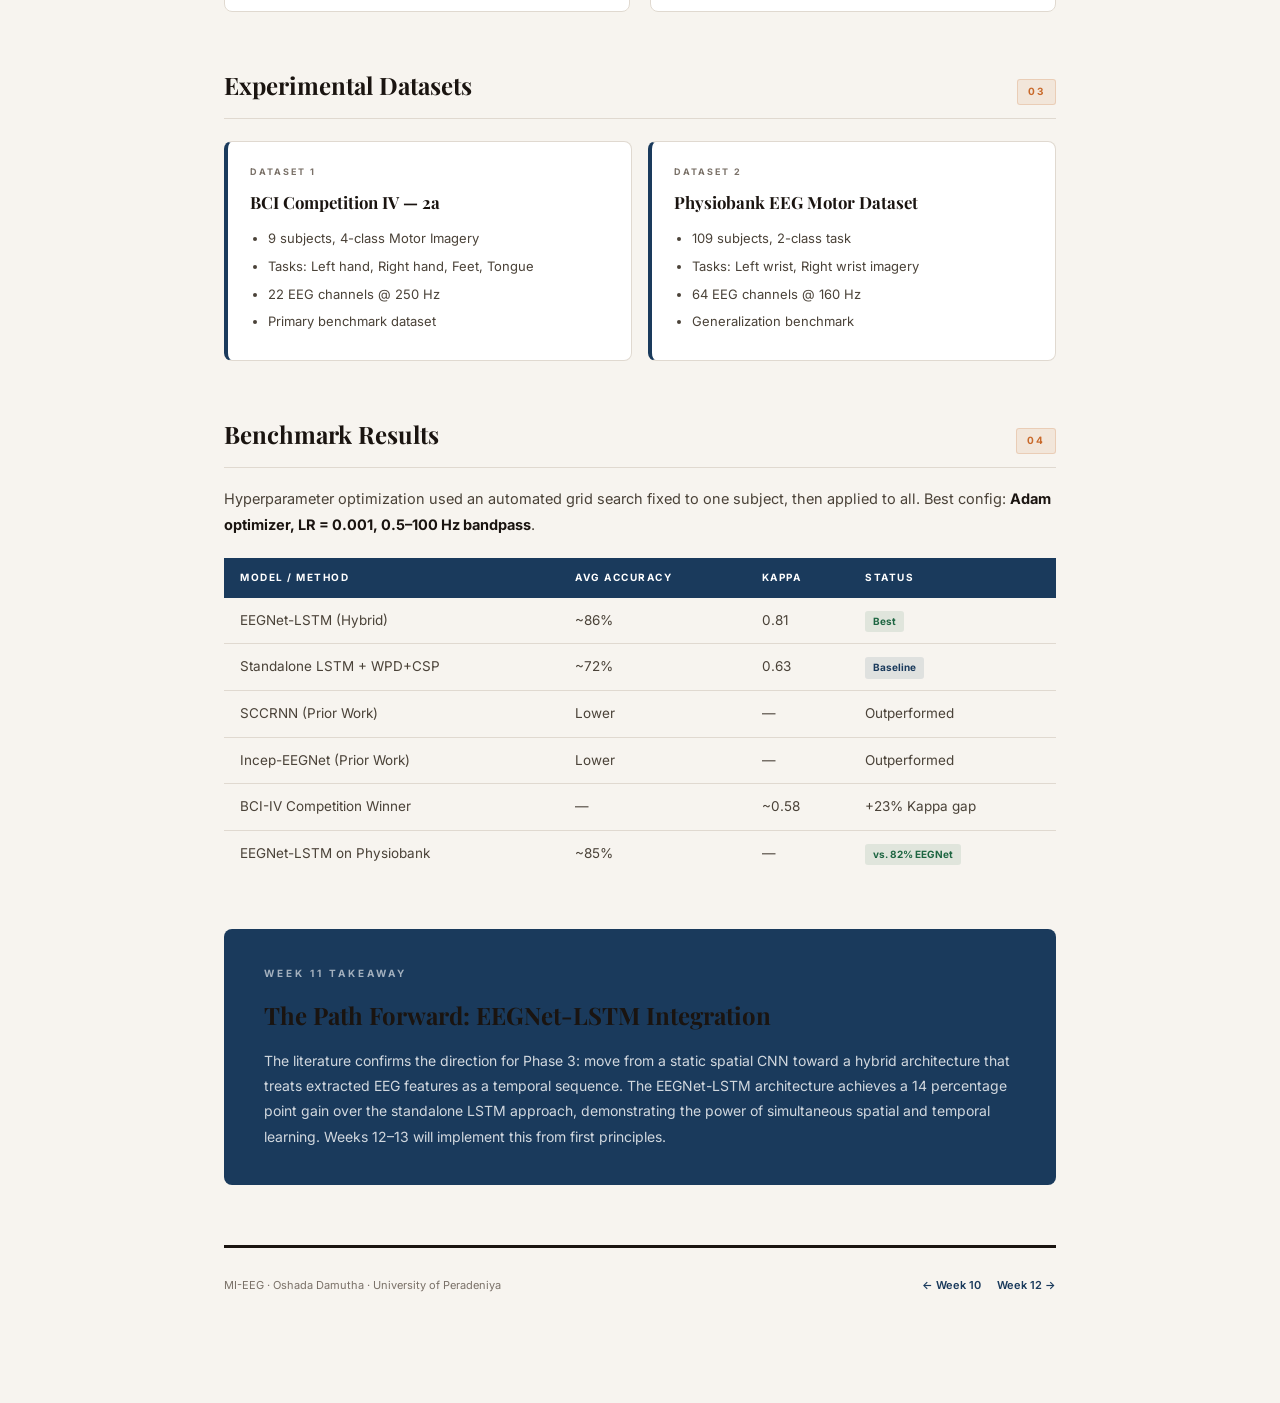
<file: week11.html>
<!DOCTYPE html>
<html lang="en">
<head>
<meta charset="UTF-8">
<meta name="viewport" content="width=device-width, initial-scale=1.0">
<title>Week 11 — Literature Review | MI-EEG Portfolio</title>

<link href="https://fonts.googleapis.com/css2?family=Playfair+Display:ital,wght@0,700;0,900;1,700&family=Inter:wght@300;400;500;600&display=swap" rel="stylesheet">
<style>
  /* ══════════════════════════════════════════════
     SHARED STYLESHEET — Week 11 Palette
     MI-EEG Portfolio · All Weeks
  ══════════════════════════════════════════════ */

  :root {
    --bg: #f7f4ef;
    --surface: #ffffff;
    --border: #e0d9d0;
    --accent: #1a3a5c;
    --accent2: #c8692a;
    --green: #1e6642;
    --text: #1a1410;
    --muted: #7a7168;
    --tag-bg: #eae5dc;
    --red: #b82c2c;
    --red-light: #fdf0f0;
    --green-light: #f0faf4;
    --blue: #1a3a5c;
    --surface2: #f0ece4;
  }

  * { margin: 0; padding: 0; box-sizing: border-box; }

  body {
    background: var(--bg);
    color: var(--text);
    font-family: 'Inter', sans-serif;
    line-height: 1.75;
    min-height: 100vh;
  }

  body::before {
    content: '';
    position: fixed; inset: 0;
    background: repeating-linear-gradient(0deg, transparent, transparent 28px, rgba(0,0,0,0.025) 28px, rgba(0,0,0,0.025) 29px);
    pointer-events: none; z-index: 0;
  }

  .container {
    max-width: 920px; margin: 0 auto;
    padding: 0 44px 80px; position: relative; z-index: 1;
  }

  /* ── NAV ── */
  .nav {
    display: flex; gap: 5px; flex-wrap: wrap;
    padding: 28px 0 24px;
    border-bottom: 1px solid var(--border);
    margin-bottom: 52px;
  }
  .nav a {
    font-family: 'Inter', sans-serif; font-size: 10px; font-weight: 600;
    letter-spacing: 1.5px; text-transform: uppercase; text-decoration: none;
    padding: 5px 12px; border-radius: 2px;
    border: 1px solid var(--border); color: var(--muted);
    transition: all 0.2s;
  }
  .nav a:hover { border-color: var(--accent); color: var(--accent); background: rgba(26,58,92,0.04); }
  .nav a.active { background: var(--accent); color: #fff; border-color: var(--accent); }

  /* ── HEADER ── */
  .header, header {
    margin-bottom: 56px;
    padding-bottom: 40px;
    border-bottom: 3px solid var(--text);
    animation: fadeDown 0.6s ease both;
  }

  .week-badge, .week-tag, .week-label, .phase-strip, .breadcrumb, .header-tag {
    display: inline-flex; align-items: center; gap: 8px;
    font-size: 10px; font-weight: 700; letter-spacing: 3px;
    text-transform: uppercase; color: var(--accent2);
    margin-bottom: 18px;
  }
  .week-badge::after, .week-tag::after, .issue-label::after {
    content: ''; display: inline-block;
    width: 32px; height: 2px; background: var(--accent2);
  }

  .chip-row { display: flex; gap: 8px; flex-wrap: wrap; margin-bottom: 18px; }
  .chip, .phase-badge {
    font-size: 9px; font-weight: 700; letter-spacing: 2px;
    text-transform: uppercase; padding: 4px 12px; border-radius: 20px;
    background: var(--tag-bg); color: var(--muted); border: 1px solid var(--border);
  }
  .chip.red, .chip.bad { background: var(--red-light); color: var(--red); border-color: rgba(184,44,44,0.2); }
  .chip.purple { background: rgba(26,58,92,0.08); color: var(--accent); border-color: rgba(26,58,92,0.15); }

  h1 {
    font-family: 'Playfair Display', serif;
    font-size: clamp(2.4rem, 5.5vw, 3.8rem);
    font-weight: 900; line-height: 1.05; letter-spacing: -1.5px;
    color: var(--text); margin-bottom: 12px;
  }
  h1 span, h1 em, h1 .hl, h1 .hi, h1 .red { color: var(--accent); font-style: normal; }
  h1 .hl2, h1 em { color: var(--accent2); font-style: italic; }

  .tagline, .byline, .subtitle, .header-sub {
    font-size: 13px; color: var(--muted); margin-top: 8px;
    letter-spacing: 0.5px;
  }

  .bar { height: 3px; background: linear-gradient(90deg, var(--accent2), var(--accent), transparent); border-radius: 2px; margin-top: 22px; }

  /* ── SECTIONS ── */
  .section, section {
    margin-bottom: 52px;
    animation: fadeUp 0.6s ease both;
  }
  .section:nth-child(3), section:nth-child(3) { animation-delay: 0.08s; }
  .section:nth-child(4), section:nth-child(4) { animation-delay: 0.16s; }
  .section:nth-child(5), section:nth-child(5) { animation-delay: 0.24s; }
  .section:nth-child(6), section:nth-child(6) { animation-delay: 0.32s; }

  h2 {
    font-family: 'Playfair Display', serif;
    font-size: 1.5rem; font-weight: 700; color: var(--text);
    margin-bottom: 18px; padding-bottom: 12px;
    border-bottom: 1px solid var(--border);
    display: flex; align-items: baseline; justify-content: space-between; gap: 12px;
  }
  .section-header { display: flex; align-items: center; gap: 12px; margin-bottom: 20px; }
  .section-num, .h2-num, .num {
    font-family: 'Inter', sans-serif; font-size: 10px; font-weight: 700;
    letter-spacing: 2px; color: var(--accent2);
    background: rgba(200,105,42,0.1); padding: 3px 10px;
    border-radius: 3px; border: 1px solid rgba(200,105,42,0.2);
    flex-shrink: 0;
  }
  .h2-tag, .h2-badge, .h2-pill, .pill {
    font-family: 'Inter', sans-serif; font-size: 9px; font-weight: 700;
    letter-spacing: 2px; text-transform: uppercase;
    background: rgba(26,58,92,0.08); color: var(--accent);
    border: 1px solid rgba(26,58,92,0.15); padding: 3px 10px; border-radius: 3px;
    flex-shrink: 0;
  }

  h3 { font-size: 1rem; font-weight: 700; color: var(--text); margin-bottom: 6px; }

  p { color: #4a4238; font-size: 14.5px; margin-bottom: 14px; line-height: 1.8; }
  p strong { color: var(--text); }
  p em { color: var(--accent2); font-style: italic; }

  code {
    font-family: 'Courier New', monospace; font-size: 12.5px;
    background: var(--tag-bg); color: var(--accent);
    padding: 2px 7px; border-radius: 3px;
    border: 1px solid var(--border);
  }

  /* ── PULL QUOTE ── */
  .pull-quote {
    border-left: 4px solid var(--accent2); padding: 20px 28px;
    margin: 28px 0; background: rgba(200,105,42,0.05);
    border-radius: 0 6px 6px 0;
  }
  .pull-quote p {
    font-family: 'Playfair Display', serif;
    font-size: 1.15rem; font-style: italic; color: var(--accent);
    margin: 0; line-height: 1.65;
  }

  /* ── CODE BLOCKS ── */
  .code-block, .code-wrap {
    background: #1a1410; border-radius: 8px; overflow: hidden; margin: 22px 0;
    box-shadow: 0 4px 20px rgba(26,20,16,0.12);
  }
  .code-top, .code-header, .code-bar {
    background: #252018; border-bottom: 1px solid #3a3028;
    padding: 10px 18px; display: flex; justify-content: space-between; align-items: center;
    font-family: 'Inter', sans-serif; font-size: 10px; font-weight: 600;
    letter-spacing: 1px; color: #8a7a6a;
  }
  .code-top .tag, .code-header .tag, .code-bar .lang { color: var(--accent2); }
  .code-top .file, .code-bar .file { color: #8a7a6a; }
  pre {
    padding: 20px 22px; font-family: 'Courier New', monospace;
    font-size: 12.5px; line-height: 1.85; overflow-x: auto; color: #c8b898;
  }
  .kw { color: #e8845a; }
  .fn { color: #7ab87a; }
  .cm { color: #5a5040; font-style: italic; }
  .str { color: #d4a855; }
  .num { color: #7aaed4; }
  .ok { color: #7ab87a; }
  .err { color: #c85858; text-decoration: line-through; opacity: 0.7; }

  /* ── SHAPE FLOW ── */
  .shape-flow {
    display: flex; align-items: center; gap: 12px; flex-wrap: wrap;
    background: var(--surface); border: 1px solid var(--border);
    border-radius: 8px; padding: 24px 28px; margin: 22px 0;
    box-shadow: 0 2px 12px rgba(26,20,16,0.06);
  }
  .shape-box {
    background: var(--tag-bg); border: 1px solid var(--border);
    border-radius: 6px; padding: 14px 20px; text-align: center;
    transition: border-color 0.2s;
  }
  .shape-box:hover { border-color: var(--accent2); }
  .shape-box .lbl {
    font-size: 9px; font-weight: 700; letter-spacing: 2px;
    text-transform: uppercase; color: var(--muted); margin-bottom: 6px;
  }
  .shape-box .dims {
    font-family: 'Courier New', monospace; font-size: 13px;
    color: var(--accent); font-weight: 700;
  }
  .shape-arrow { color: var(--accent2); font-size: 22px; font-weight: 700; }

  /* ── CHANNEL GRID ── */
  .ch-grid {
    display: grid; grid-template-columns: repeat(auto-fill, minmax(100px, 1fr));
    gap: 10px; margin: 20px 0;
  }
  .ch-chip {
    background: var(--surface); border: 1px solid var(--border);
    border-radius: 6px; padding: 10px 12px; text-align: center;
    font-family: 'Courier New', monospace; font-size: 13px;
    color: var(--accent); font-weight: 700;
    transition: all 0.2s;
  }
  .ch-chip:hover { border-color: var(--accent); background: rgba(26,58,92,0.04); }
  .ch-sub { font-size: 9px; color: var(--muted); margin-top: 3px; letter-spacing: 1px; font-family: 'Inter', sans-serif; font-weight: 600; text-transform: uppercase; }

  /* ── ARCHITECTURE LIST ── */
  .arch-list { display: flex; flex-direction: column; margin: 20px 0; border: 1px solid var(--border); border-radius: 8px; overflow: hidden; }
  .arch-item { display: flex; border-bottom: 1px solid var(--border); }
  .arch-item:last-child { border-bottom: none; }
  .arch-label {
    width: 160px; background: var(--tag-bg); padding: 14px 16px;
    font-size: 11px; font-weight: 600; letter-spacing: 1px;
    text-transform: uppercase; color: var(--muted);
    border-right: 1px solid var(--border); flex-shrink: 0;
    display: flex; align-items: center;
  }
  .arch-val { padding: 14px 18px; font-size: 13.5px; color: var(--text); font-weight: 500; display: flex; align-items: center; }

  /* ── PHILOSOPHY CARDS ── */
  .phil-grid { display: grid; grid-template-columns: 1fr 1fr; gap: 14px; margin: 20px 0; }
  .phil-card {
    background: var(--surface); border: 1px solid var(--border);
    border-radius: 8px; padding: 22px; transition: all 0.2s;
    border-top: 3px solid var(--accent);
  }
  .phil-card:hover { transform: translateY(-2px); box-shadow: 0 6px 20px rgba(26,20,16,0.08); }
  .phil-card .icon { font-size: 24px; margin-bottom: 10px; }
  .phil-card h3 { font-size: 14px; font-weight: 700; margin-bottom: 6px; }
  .phil-card p { font-size: 13px; margin: 0; }

  /* ── LAYER STACK ── */
  .layer-stack { display: flex; flex-direction: column; margin: 22px 0; border: 1px solid var(--border); border-radius: 8px; overflow: hidden; }
  .layer { display: flex; border-bottom: 1px solid var(--border); transition: background 0.2s; }
  .layer:last-child { border-bottom: none; }
  .layer:hover { background: rgba(26,58,92,0.03); }
  .layer-icon { width: 54px; background: var(--tag-bg); display: flex; align-items: center; justify-content: center; font-size: 20px; border-right: 1px solid var(--border); padding: 16px; flex-shrink: 0; }
  .layer-body { flex: 1; padding: 16px 20px; }
  .layer-type { font-size: 9px; font-weight: 700; letter-spacing: 2px; text-transform: uppercase; margin-bottom: 4px; color: var(--accent2); }
  .t-filter .layer-type { color: var(--accent); }
  .s-filter .layer-type { color: var(--accent2); }
  .layer-spec { font-size: 13.5px; font-weight: 600; color: var(--text); }
  .layer-note { font-size: 12px; color: var(--muted); margin-top: 3px; }

  /* ── ACCURACY CARDS ── */
  .acc-grid, .fail-grid { display: grid; grid-template-columns: 1fr 1fr; gap: 16px; margin: 24px 0; }
  .acc-card, .fail-card {
    border-radius: 8px; padding: 28px 24px; text-align: center;
    border: 2px solid var(--border);
  }
  .acc-card.good, .fail-card.ok {
    background: var(--green-light); border-color: rgba(30,102,66,0.3);
  }
  .acc-card.bad, .fail-card.bad {
    background: var(--red-light); border-color: rgba(184,44,44,0.3);
  }
  .acc-label, .fail-label {
    font-size: 9px; font-weight: 700; letter-spacing: 2px; text-transform: uppercase; margin-bottom: 8px;
  }
  .acc-card.good .acc-label, .fail-card.ok .fail-label { color: var(--green); }
  .acc-card.bad .acc-label, .fail-card.bad .fail-label { color: var(--red); }
  .acc-num, .fail-num {
    font-family: 'Playfair Display', serif; font-size: 3.5rem;
    font-weight: 900; letter-spacing: -3px; line-height: 1;
  }
  .acc-card.good .acc-num, .fail-card.ok .fail-num { color: var(--green); }
  .acc-card.bad .acc-num, .fail-card.bad .fail-num { color: var(--red); }
  .acc-note, .fail-note { font-size: 12px; color: var(--muted); margin-top: 6px; }

  /* ── INSIGHT / CALLOUT ── */
  .insight, .callout, .hard-problem {
    background: var(--surface); border: 2px solid var(--border);
    border-left: 5px solid var(--accent2);
    border-radius: 0 8px 8px 0; padding: 28px 32px; margin-top: 40px;
  }
  .insight h3, .callout-title, .hard-problem h3 {
    font-size: 10px; font-weight: 700; letter-spacing: 2px;
    text-transform: uppercase; color: var(--accent2); margin-bottom: 10px;
  }
  .insight p, .callout p, .hard-problem p { margin: 0; font-size: 14.5px; }
  .hard-problem .term {
    font-family: 'Playfair Display', serif; font-size: 1.6rem;
    font-weight: 700; color: var(--accent); display: block; margin: 8px 0 12px;
  }

  /* ── OUTCOME BANNER ── */
  .outcome, .result-banner {
    background: linear-gradient(135deg, rgba(30,102,66,0.06), rgba(30,102,66,0.02));
    border: 1px solid rgba(30,102,66,0.25); border-radius: 8px;
    padding: 28px 32px; display: flex; gap: 20px; align-items: flex-start;
    margin-top: 44px;
    box-shadow: 0 2px 12px rgba(26,20,16,0.06);
  }
  .outcome-icon, .icon { font-size: 32px; flex-shrink: 0; }
  .outcome h3, .result-banner h3 {
    font-size: 10px; font-weight: 700; letter-spacing: 2px;
    text-transform: uppercase; color: var(--green); margin-bottom: 8px;
  }
  .outcome p, .result-banner p { margin: 0; font-size: 14px; }

  /* ── HYPOTHESIS FLOW ── */
  .hyp-flow {
    display: flex; align-items: stretch; margin: 22px 0;
    border: 1px solid var(--border); border-radius: 8px; overflow: hidden;
  }
  .hyp-step { flex: 1; padding: 22px; text-align: center; }
  .hyp-step:not(:last-child) { border-right: 1px solid var(--border); }
  .hyp-step.train { background: var(--green-light); }
  .hyp-step.test { background: var(--red-light); }
  .step-label { font-size: 9px; font-weight: 700; letter-spacing: 2px; text-transform: uppercase; margin-bottom: 6px; }
  .hyp-step.train .step-label { color: var(--green); }
  .hyp-step.test .step-label { color: var(--red); }
  .step-val { font-size: 14px; font-weight: 700; color: var(--text); }
  .step-note { font-size: 12px; color: var(--muted); margin-top: 4px; }
  .hyp-sep { width: 50px; background: var(--tag-bg); display: flex; align-items: center; justify-content: center; font-size: 22px; color: var(--accent2); border-left: 1px solid var(--border); border-right: 1px solid var(--border); }

  /* ── ROOT CAUSE LIST ── */
  .cause-list { display: flex; flex-direction: column; gap: 12px; margin: 20px 0; }
  .cause-item {
    display: flex; gap: 16px; align-items: flex-start;
    background: var(--surface); border: 1px solid var(--border); border-radius: 8px; padding: 18px 20px;
    transition: border-color 0.2s;
  }
  .cause-item:hover { border-color: var(--accent2); }
  .cause-num {
    font-size: 10px; font-weight: 700; color: var(--accent2);
    background: rgba(200,105,42,0.1); padding: 4px 10px;
    border-radius: 3px; flex-shrink: 0;
  }
  .cause-body h3 { font-size: 14px; font-weight: 700; margin-bottom: 4px; }
  .cause-body p { font-size: 13px; margin: 0; }

  /* ── STRATEGY CARDS ── */
  .strategy-cards { display: grid; grid-template-columns: 1fr 1fr; gap: 16px; margin: 20px 0; }
  .strat-card {
    padding: 22px; border: 2px solid var(--border); border-radius: 8px; background: var(--surface);
  }
  .strat-card.old { background: var(--red-light); border-color: rgba(184,44,44,0.25); }
  .strat-card.new { background: var(--green-light); border-color: rgba(30,102,66,0.25); }
  .strat-tag { font-size: 9px; font-weight: 700; letter-spacing: 2px; text-transform: uppercase; margin-bottom: 8px; display: block; }
  .strat-card.old .strat-tag { color: var(--red); }
  .strat-card.new .strat-tag { color: var(--green); }
  .strat-card h3 { font-size: 14px; font-weight: 700; margin-bottom: 8px; }
  .strat-result { margin-top: 12px; padding: 8px 12px; border-radius: 4px; font-size: 12px; font-weight: 600; }
  .strat-card.old .strat-result { background: rgba(184,44,44,0.1); color: var(--red); }
  .strat-card.new .strat-result { background: rgba(30,102,66,0.1); color: var(--green); }
  .strat-card p { font-size: 13px; color: var(--muted); margin: 0; line-height: 1.6; }

  /* ── PIPELINE STEPS ── */
  .pipeline { display: flex; flex-direction: column; margin: 20px 0; }
  .pipe-step { display: grid; grid-template-columns: 50px 1fr; gap: 18px; padding: 18px 0; border-bottom: 1px solid var(--border); }
  .pipe-step:last-child { border-bottom: none; }
  .pipe-num { font-family: 'Playfair Display', serif; font-size: 1.5rem; font-weight: 700; color: var(--accent2); line-height: 1.1; }
  .pipe-content h3 { font-size: 14px; font-weight: 700; margin-bottom: 4px; }
  .pipe-content p { font-size: 13px; color: var(--muted); margin: 0; line-height: 1.6; }

  /* ── COMPARE TABLE ── */
  .compare-table, .tuning-table, .results-table, .adv-table {
    width: 100%; border-collapse: collapse; margin: 20px 0; font-size: 13.5px;
  }
  .compare-table th, .tuning-table th, .results-table th, .adv-table th {
    background: var(--accent); color: #fff;
    padding: 11px 16px; text-align: left;
    font-size: 10px; font-weight: 700; letter-spacing: 1.5px; text-transform: uppercase;
  }
  .compare-table td, .tuning-table td, .results-table td, .adv-table td {
    padding: 11px 16px; border-bottom: 1px solid var(--border); color: #4a4238;
  }
  .compare-table td:first-child, .adv-table td:first-child { font-weight: 600; color: var(--text); }
  .compare-table tr:hover td, .tuning-table tr:hover td, .results-table tr:hover td, .adv-table tr:hover td {
    background: rgba(26,58,92,0.03);
  }
  .compare-table tr:last-child td, .results-table tr:last-child td { border-bottom: none; }

  .badge { display: inline-block; padding: 2px 8px; font-size: 10px; font-weight: 700; border-radius: 3px; }
  .badge.good, .badge.best { background: rgba(30,102,66,0.1); color: var(--green); }
  .badge.bad { background: var(--red-light); color: var(--red); }
  .badge.mid { background: rgba(26,58,92,0.1); color: var(--accent); }

  /* ── BINARY VISUAL ── */
  .binary-visual { display: grid; grid-template-columns: 1fr 1fr; gap: 16px; margin: 20px 0; }
  .class-card {
    background: var(--surface); border: 1px solid var(--border); border-radius: 8px;
    padding: 24px; position: relative; overflow: hidden; text-align: center;
    border-bottom: 4px solid var(--border);
  }
  .class-card.left-class { border-bottom-color: var(--accent); }
  .class-card.right-class { border-bottom-color: var(--accent2); }
  .class-num { font-family: 'Playfair Display', serif; font-size: 4rem; font-weight: 900; opacity: 0.07; position: absolute; top: 8px; right: 16px; color: var(--text); }
  .class-label { font-size: 13px; font-weight: 700; text-transform: uppercase; letter-spacing: 1px; margin-bottom: 6px; }
  .class-card.left-class .class-label { color: var(--accent); }
  .class-card.right-class .class-label { color: var(--accent2); }
  .class-desc { font-size: 12.5px; color: var(--muted); line-height: 1.6; }
  .class-hz { display: inline-block; margin-top: 10px; padding: 3px 10px; border: 1px solid var(--border); font-size: 11px; color: var(--muted); border-radius: 3px; }

  /* ── CONFUSION MATRIX ── */
  .cm-grid { display: grid; grid-template-columns: 60px 1fr 1fr; grid-template-rows: 40px 1fr 1fr; gap: 2px; margin: 20px 0; max-width: 320px; }
  .cm-header { background: var(--tag-bg); display: flex; align-items: center; justify-content: center; font-size: 9px; font-weight: 700; letter-spacing: 1px; text-transform: uppercase; color: var(--muted); }
  .cm-cell { background: var(--surface); border: 1px solid var(--border); padding: 16px; text-align: center; border-radius: 4px; }
  .cm-cell.tp, .cm-cell.tn { border-color: rgba(30,102,66,0.3); background: var(--green-light); }
  .cm-cell.fp, .cm-cell.fn-cell { border-color: rgba(184,44,44,0.2); background: var(--red-light); }
  .cm-val { font-family: 'Playfair Display', serif; font-size: 1.4rem; font-weight: 900; }
  .cm-cell.tp .cm-val, .cm-cell.tn .cm-val { color: var(--green); }
  .cm-cell.fp .cm-val, .cm-cell.fn-cell .cm-val { color: var(--red); opacity: 0.7; }
  .cm-name { font-size: 10px; color: var(--muted); margin-top: 2px; }

  /* ── METRICS ROW ── */
  .metrics { display: grid; grid-template-columns: repeat(4, 1fr); gap: 12px; margin: 20px 0; }
  .metric { background: var(--surface); border: 1px solid var(--border); border-radius: 6px; padding: 18px 12px; text-align: center; border-top: 3px solid var(--accent); }
  .metric-val { font-family: 'Playfair Display', serif; font-size: 1.6rem; font-weight: 700; color: var(--accent); display: block; }
  .metric-label { font-size: 9px; font-weight: 700; letter-spacing: 1.5px; text-transform: uppercase; color: var(--muted); margin-top: 4px; }

  /* ── FIX DIAGRAM ── */
  .fix-diagram { display: grid; grid-template-columns: 1fr 60px 1fr; align-items: center; margin: 24px 0; }
  .fix-box { background: var(--surface); border: 1px solid var(--border); border-radius: 8px; padding: 22px; }
  .fix-box.wrong { border-color: rgba(184,44,44,0.3); background: var(--red-light); }
  .fix-box.right { border-color: rgba(30,102,66,0.3); background: var(--green-light); }
  .fix-tag { font-size: 9px; font-weight: 700; letter-spacing: 2px; text-transform: uppercase; margin-bottom: 8px; display: block; }
  .fix-box.wrong .fix-tag { color: var(--red); }
  .fix-box.right .fix-tag { color: var(--green); }
  .fix-box h3 { font-size: 14px; font-weight: 700; margin-bottom: 6px; }
  .fix-box p { font-size: 13px; color: var(--muted); margin: 0; }
  .arrow-mid { text-align: center; font-size: 1.8rem; color: var(--accent2); font-weight: 700; }

  /* ── MODEL GRID ── */
  .model-grid { display: grid; grid-template-columns: 1fr 1fr; gap: 20px; margin: 24px 0; }
  .model-card { background: var(--surface); border: 1px solid var(--border); padding: 24px; border-radius: 8px; position: relative; overflow: hidden; }
  .model-card::before { content: ''; position: absolute; top: 0; left: 0; right: 0; height: 4px; }
  .model-card.lstm::before { background: var(--accent); }
  .model-card.hybrid::before { background: var(--accent2); }
  .model-tag { font-size: 9px; font-weight: 700; letter-spacing: 2px; text-transform: uppercase; margin-bottom: 10px; }
  .model-card.lstm .model-tag { color: var(--accent); }
  .model-card.hybrid .model-tag { color: var(--accent2); }
  .model-card h3 { font-family: 'Playfair Display', serif; font-size: 1.15rem; font-weight: 700; margin-bottom: 10px; }
  .model-card p { font-size: 13px; margin-bottom: 10px; }
  .model-acc { display: flex; align-items: baseline; gap: 8px; margin-top: 14px; padding-top: 12px; border-top: 1px solid var(--border); }
  .acc-big { font-family: 'Playfair Display', serif; font-size: 2.2rem; font-weight: 700; }
  .model-card.lstm .acc-big { color: var(--accent); }
  .model-card.hybrid .acc-big { color: var(--accent2); }
  .acc-label { font-size: 11px; color: var(--muted); }

  /* ── DATASET CARDS ── */
  .dataset-row { display: grid; grid-template-columns: 1fr 1fr; gap: 16px; margin: 22px 0; }
  .dataset-card { background: var(--surface); border: 1px solid var(--border); border-radius: 8px; padding: 22px; border-left: 4px solid var(--accent); }
  .ds-label { font-size: 9px; font-weight: 700; letter-spacing: 2px; text-transform: uppercase; color: var(--muted); margin-bottom: 8px; }
  .dataset-card h3 { font-family: 'Playfair Display', serif; font-size: 1.05rem; font-weight: 700; margin-bottom: 10px; }
  .dataset-card ul { padding-left: 18px; font-size: 13px; color: #4a4238; }
  .dataset-card li { margin-bottom: 5px; }

  /* ── LSTM CELL DIAGRAM ── */
  .cell-diagram { background: var(--surface); border: 1px solid var(--border); border-radius: 8px; padding: 32px; margin: 24px 0; }
  .cell-label { font-size: 9px; font-weight: 700; letter-spacing: 2px; text-transform: uppercase; color: var(--muted); margin-bottom: 24px; }
  .gates-row { display: grid; grid-template-columns: repeat(3, 1fr); gap: 12px; margin-bottom: 16px; }
  .gate-box { background: var(--tag-bg); border: 1px solid var(--border); border-radius: 6px; padding: 18px 14px; text-align: center; transition: border-color 0.2s; }
  .gate-box:hover { border-color: var(--accent2); }
  .gate-icon { font-size: 22px; margin-bottom: 8px; }
  .gate-name { font-size: 9px; font-weight: 700; letter-spacing: 1.5px; text-transform: uppercase; color: var(--accent); margin-bottom: 6px; }
  .gate-desc { font-size: 12px; color: var(--muted); line-height: 1.55; }
  .state-row { display: grid; grid-template-columns: 1fr 1fr; gap: 12px; }
  .state-box { background: var(--tag-bg); border: 1px solid var(--border); border-radius: 6px; padding: 16px; display: flex; gap: 14px; align-items: flex-start; }
  .s-icon { font-size: 20px; flex-shrink: 0; }
  .s-name { font-size: 9px; font-weight: 700; letter-spacing: 1px; text-transform: uppercase; color: var(--accent2); margin-bottom: 4px; }
  .s-desc { font-size: 12px; color: var(--muted); line-height: 1.55; }

  /* ── COMPARE COLUMNS ── */
  .compare { display: grid; grid-template-columns: 1fr 1fr 1fr; gap: 12px; margin: 24px 0; }
  .compare-col { background: var(--surface); border: 1px solid var(--border); border-radius: 8px; overflow: hidden; }
  .compare-col .col-header { padding: 12px 16px; font-size: 10px; font-weight: 700; letter-spacing: 1.5px; text-transform: uppercase; }
  .compare-col.rnn .col-header { background: var(--red-light); color: var(--red); border-bottom: 1px solid rgba(184,44,44,0.2); }
  .compare-col.lstm .col-header { background: rgba(26,58,92,0.08); color: var(--accent); border-bottom: 1px solid rgba(26,58,92,0.1); }
  .compare-col.gru .col-header { background: var(--tag-bg); color: var(--muted); border-bottom: 1px solid var(--border); }
  .compare-col .col-body { padding: 14px; }
  .compare-col .col-item { font-size: 12.5px; color: var(--muted); margin-bottom: 8px; padding-left: 12px; border-left: 2px solid var(--border); }
  .compare-col.lstm .col-item { border-left-color: var(--accent); color: #4a4238; }

  /* ── APPS GRID ── */
  .apps-grid { display: grid; grid-template-columns: repeat(2, 1fr); gap: 12px; margin: 24px 0; }
  .app-card { background: var(--surface); border: 1px solid var(--border); border-radius: 8px; padding: 18px 20px; display: flex; gap: 14px; align-items: flex-start; transition: all 0.2s; }
  .app-card:hover { border-color: var(--accent2); transform: translateY(-1px); }
  .app-icon { font-size: 22px; flex-shrink: 0; }
  .app-title { font-size: 13px; font-weight: 700; color: var(--text); margin-bottom: 4px; }
  .app-desc { font-size: 12px; color: var(--muted); line-height: 1.55; }

  /* ── ARCH PIPELINE (week13) ── */
  .arch-pipeline { background: var(--surface); border: 1px solid var(--border); border-radius: 8px; padding: 32px; margin: 24px 0; }
  .pipe-label { font-size: 9px; font-weight: 700; letter-spacing: 2px; text-transform: uppercase; color: var(--muted); margin-bottom: 24px; }
  .pipe-stages { display: flex; flex-direction: column; gap: 4px; }
  .pipe-stage { display: grid; grid-template-columns: 3fr 1fr; border: 1px solid var(--border); border-radius: 6px; overflow: hidden; transition: border-color 0.2s; }
  .pipe-stage:hover { border-color: var(--accent); }
  .pipe-main { padding: 16px 20px; }
  .pipe-type { font-size: 9px; font-weight: 700; letter-spacing: 2px; text-transform: uppercase; margin-bottom: 4px; color: var(--accent2); }
  .stage-eegnet .pipe-type { color: var(--accent); }
  .stage-reshape .pipe-type { color: var(--accent2); }
  .stage-lstm .pipe-type { color: var(--green); }
  .stage-fc .pipe-type { color: var(--muted); }
  .pipe-name { font-size: 14px; font-weight: 700; color: var(--text); }
  .pipe-detail { font-size: 12px; color: var(--muted); margin-top: 3px; }
  .pipe-side { padding: 16px; display: flex; align-items: center; justify-content: center; font-family: 'Courier New', monospace; font-size: 11px; text-align: center; border-left: 1px solid var(--border); color: var(--accent); background: var(--tag-bg); }
  .pipe-arrow { text-align: center; color: var(--accent2); font-size: 20px; padding: 4px 0; }

  /* ── RATIONALE CARDS ── */
  .rationale-grid { display: grid; grid-template-columns: 1fr 1fr; gap: 14px; margin: 24px 0; }
  .rationale-card { background: var(--surface); border: 1px solid var(--border); border-radius: 8px; padding: 22px; transition: all 0.2s; position: relative; overflow: hidden; border-top: 3px solid var(--accent); }
  .rationale-card:hover { transform: translateY(-2px); box-shadow: 0 6px 20px rgba(26,20,16,0.08); }
  .rationale-card::before { content: attr(data-num); position: absolute; top: -10px; right: 16px; font-size: 5rem; font-weight: 900; color: rgba(26,58,92,0.05); font-family: 'Playfair Display', serif; line-height: 1; }
  .rc-icon { font-size: 24px; margin-bottom: 10px; }
  .rc-title { font-size: 13.5px; font-weight: 700; color: var(--text); margin-bottom: 8px; }
  .rc-desc { font-size: 12.5px; color: var(--muted); line-height: 1.6; }

  /* ── STATUS BANNER ── */
  .status-banner { background: var(--surface); border: 1px solid var(--border); border-radius: 8px; padding: 28px 32px; margin-top: 40px; display: grid; grid-template-columns: 1fr 1fr 1fr; gap: 24px; }
  .status-item { text-align: center; }
  .status-icon { font-size: 28px; margin-bottom: 8px; }
  .status-label { font-size: 9px; font-weight: 700; letter-spacing: 2px; text-transform: uppercase; color: var(--muted); margin-bottom: 6px; }
  .status-val { font-size: 1rem; font-weight: 700; color: var(--accent); }

  /* ── CONCLUSION ── */
  .conclusion {
    background: var(--accent); color: #fff;
    padding: 36px 40px; border-radius: 8px; margin-top: 48px;
  }
  .conclusion .c-label { font-size: 10px; font-weight: 700; letter-spacing: 3px; text-transform: uppercase; opacity: 0.6; margin-bottom: 12px; }
  .conclusion h3 { font-family: 'Playfair Display', serif; font-size: 1.5rem; font-weight: 700; margin-bottom: 12px; }
  .conclusion p { color: rgba(255,255,255,0.8); font-size: 14px; margin: 0; }

  /* ── REG GRID (week3) ── */
  .reg-grid { display: grid; grid-template-columns: 1fr 1fr; gap: 14px; margin: 20px 0; }
  .reg-card { background: var(--surface); border: 1px solid var(--border); border-left: 4px solid var(--accent); border-radius: 0 8px 8px 0; padding: 18px 20px; }
  .reg-card h3 { font-size: 13.5px; font-weight: 700; display: flex; gap: 8px; align-items: center; margin-bottom: 6px; }
  .reg-card .step { font-size: 9px; font-weight: 700; color: var(--accent2); background: rgba(200,105,42,0.1); padding: 2px 8px; border-radius: 3px; }
  .reg-card p { font-size: 13px; margin: 0; }

  /* ── STATS ROW ── */
  .stats-row { display: grid; grid-template-columns: repeat(3, 1fr); gap: 16px; padding: 32px 0; }
  .stat-card { background: var(--surface); border: 1px solid var(--border); border-radius: 8px; padding: 22px; border-top: 3px solid var(--accent); }
  .stat-num { font-family: 'Playfair Display', serif; font-size: 2.2rem; font-weight: 700; color: var(--accent); display: block; }
  .stat-label { font-size: 9px; font-weight: 700; letter-spacing: 1.5px; text-transform: uppercase; color: var(--muted); margin-top: 4px; }
  .stat-card:nth-child(2) .stat-num { color: var(--accent2); }
  .stat-card:nth-child(2) { border-top-color: var(--accent2); }
  .stat-card:nth-child(3) .stat-num { color: var(--green); }
  .stat-card:nth-child(3) { border-top-color: var(--green); }

  /* ── INSIGHTS GRID (week6) ── */
  .insights { display: grid; grid-template-columns: 1fr 1fr; gap: 16px; margin: 24px 0; }
  .insight-card { background: var(--surface); border: 1px solid var(--border); border-radius: 8px; padding: 22px; }
  .insight-icon { font-size: 22px; margin-bottom: 10px; }

  /* ── ARCH DIAGRAM (week6) ── */
  .arch-diagram { background: var(--surface); border: 1px solid var(--border); border-radius: 8px; padding: 32px; margin: 24px 0; }
  .arch-title { font-size: 9px; font-weight: 700; letter-spacing: 2px; text-transform: uppercase; color: var(--muted); margin-bottom: 24px; }
  .layer-flow { display: flex; flex-direction: column; gap: 8px; align-items: center; }
  .layer-box { width: 100%; max-width: 500px; padding: 12px 20px; border: 1px solid var(--border); border-radius: 6px; display: flex; justify-content: space-between; align-items: center; font-size: 14px; transition: all 0.2s; background: var(--surface); }
  .layer-box:hover { border-color: var(--accent); background: rgba(26,58,92,0.03); }
  .layer-box.temporal { border-color: rgba(26,58,92,0.3); background: rgba(26,58,92,0.03); }
  .layer-box.spatial { border-color: rgba(200,105,42,0.3); background: rgba(200,105,42,0.03); }
  .layer-box.pool { border-color: rgba(30,102,66,0.3); background: rgba(30,102,66,0.03); }
  .layer-name { font-weight: 700; color: var(--text); }
  .layer-detail { font-family: 'Courier New', monospace; font-size: 12px; color: var(--muted); }
  .arrow { color: var(--accent2); font-size: 18px; }

  /* ── FOOTER ── */
  .footer, footer {
    margin-top: 60px; padding: 28px 0;
    border-top: 3px solid var(--text);
    display: flex; justify-content: space-between; align-items: center;
    font-size: 11px; color: var(--muted);
  }
  .footer-nav, .nav-links { display: flex; gap: 16px; }
  .footer-nav a, .nav-links a, footer a { color: var(--accent); text-decoration: none; font-weight: 600; }
  .footer-nav a:hover, .nav-links a:hover, footer a:hover { color: var(--accent2); }

  /* ── ANIMATIONS ── */
  @keyframes fadeDown { from { opacity: 0; transform: translateY(-12px); } to { opacity: 1; transform: translateY(0); } }
  @keyframes fadeUp { from { opacity: 0; transform: translateY(14px); } to { opacity: 1; transform: translateY(0); } }

  /* ── RESPONSIVE ── */
  @media (max-width: 640px) {
    .container { padding: 0 20px 60px; }
    h1 { font-size: 2.2rem; }
    .phil-grid, .reg-grid, .acc-grid, .fail-grid, .strategy-cards, .model-grid, .dataset-row, .rationale-grid, .apps-grid, .binary-visual, .compare, .gates-row { grid-template-columns: 1fr; }
    .metrics { grid-template-columns: repeat(2, 1fr); }
    .stats-row { grid-template-columns: 1fr 1fr; }
    .fix-diagram { grid-template-columns: 1fr; }
    .fix-diagram .arrow-mid { display: none; }
  }

</style>
</head>
<body>
<div class="container">

  <nav class="nav">
    <a href="week1.html">W1 · Data</a>
    <a href="week2.html">W2 · Baseline</a>
    <a href="week3.html">W3 · Architecture</a>
    <a href="week4.html">W4 · Challenges</a>
    <a href="week5.html">W5 · Pipeline</a>
    <a href="week6.html">W6 · thinNet</a>
    <a href="week7.html">W7 · Training</a>
    <a href="week8.html">W8 · 2-Class</a>
    <a href="week9.html">W9 · Forensics</a>
    <a href="week10.html">W10 · 58%</a>
    <a href="week11.html" class="active">W11 · Literature</a>
    <a href="week12.html">W12 · LSTM</a>
    <a href="week13.html">W13 · Hybrid</a>
  </nav>

<header>
    <div>
      <div class="issue-label">Week 11 · Phase 3</div>
      <h1>Deep Learning<br>Methods for<br><em>EEG Decoding</em></h1>
    </div>
    <div class="header-meta">
      <div class="meta-big">86%</div>
      <div class="meta-label">EEGNet-LSTM<br>Peak Accuracy</div>
    </div>
  </header>

  <!-- Section 1 -->
  <section>
    <h2>The Research Landscape <span class="h2-num">01</span></h2>
    <p>To chart a path beyond 58% accuracy, Week 11 pivots from engineering to <strong>literature</strong>. The primary source is a key empirical study: <em>"Empirical Comparison of Deep Learning Methods for EEG Decoding"</em>, which benchmarks two hybrid architectures against the state of the art for Motor Imagery classification in Brain-Machine Interfaces.</p>
    <p>The central question: can a <strong>hybrid CNN-LSTM architecture</strong> simultaneously extract spatial EEG features (via convolutional layers) and model how those features evolve over time (via recurrent layers)? The answer from this study is a resounding yes.</p>

    <div class="pull-quote">
      <p>"Performing feature extraction and classification simultaneously within a unified deep learning architecture leads to better performance than separating these processes."</p>
    </div>
  </section>

  <!-- Section 2: Two models -->
  <section>
    <h2>Two Approaches Compared <span class="h2-num">02</span></h2>
    <p>The study proposes two architectures for evaluation, representing two philosophies of integrating temporal sequence modeling into EEG classification.</p>

    <div class="model-grid">
      <div class="model-card lstm">
        <div class="model-tag">Model A</div>
        <h3>Standalone LSTM Decoder</h3>
        <p>Classical two-stage pipeline: feature extraction is <strong>separate</strong>. Wavelet Packet Decomposition (WPD) extracts time-frequency features, then CSP extracts spatial features. These handcrafted features feed into stacked LSTM layers.</p>
        <p>Includes batch normalization, dropout, and softmax classification. The bottleneck: feature extraction and classification are decoupled.</p>
        <div class="model-acc">
          <span class="acc-big">72%</span>
          <span class="acc-label">Avg Accuracy<br>BCI-IV Dataset</span>
        </div>
      </div>
      <div class="model-card hybrid">
        <div class="model-tag">Model B — Winner</div>
        <h3>EEGNet-LSTM Hybrid</h3>
        <p>End-to-end learning: EEGNet acts as an <strong>automatic</strong> spatial-spectral feature extractor. Its output feature maps are reshaped into a sequence and fed directly into two LSTM layers that model temporal evolution.</p>
        <p>No hand-engineered features — the network learns what to look for and when it matters simultaneously.</p>
        <div class="model-acc">
          <span class="acc-big">86%</span>
          <span class="acc-label">Avg Accuracy<br>BCI-IV Dataset</span>
        </div>
      </div>
    </div>
  </section>

  <!-- Section 3: Datasets -->
  <section>
    <h2>Experimental Datasets <span class="h2-num">03</span></h2>

    <div class="dataset-row">
      <div class="dataset-card">
        <div class="ds-label">Dataset 1</div>
        <h3>BCI Competition IV — 2a</h3>
        <ul>
          <li>9 subjects, 4-class Motor Imagery</li>
          <li>Tasks: Left hand, Right hand, Feet, Tongue</li>
          <li>22 EEG channels @ 250 Hz</li>
          <li>Primary benchmark dataset</li>
        </ul>
      </div>
      <div class="dataset-card">
        <div class="ds-label">Dataset 2</div>
        <h3>Physiobank EEG Motor Dataset</h3>
        <ul>
          <li>109 subjects, 2-class task</li>
          <li>Tasks: Left wrist, Right wrist imagery</li>
          <li>64 EEG channels @ 160 Hz</li>
          <li>Generalization benchmark</li>
        </ul>
      </div>
    </div>
  </section>

  <!-- Section 4: Results -->
  <section>
    <h2>Benchmark Results <span class="h2-num">04</span></h2>
    <p>Hyperparameter optimization used an automated grid search fixed to one subject, then applied to all. Best config: <strong>Adam optimizer, LR = 0.001, 0.5–100 Hz bandpass</strong>.</p>

    <table class="results-table">
      <thead>
        <tr><th>Model / Method</th><th>Avg Accuracy</th><th>Kappa</th><th>Status</th></tr>
      </thead>
      <tbody>
        <tr><td>EEGNet-LSTM (Hybrid)</td><td>~86%</td><td>0.81</td><td><span class="badge best">Best</span></td></tr>
        <tr><td>Standalone LSTM + WPD+CSP</td><td>~72%</td><td>0.63</td><td><span class="badge mid">Baseline</span></td></tr>
        <tr><td>SCCRNN (Prior Work)</td><td>Lower</td><td>—</td><td>Outperformed</td></tr>
        <tr><td>Incep-EEGNet (Prior Work)</td><td>Lower</td><td>—</td><td>Outperformed</td></tr>
        <tr><td>BCI-IV Competition Winner</td><td>—</td><td>~0.58</td><td>+23% Kappa gap</td></tr>
        <tr><td>EEGNet-LSTM on Physiobank</td><td>~85%</td><td>—</td><td><span class="badge best">vs. 82% EEGNet</span></td></tr>
      </tbody>
    </table>
  </section>

  <!-- Conclusion -->
  <div class="conclusion">
    <div class="c-label">Week 11 Takeaway</div>
    <h3>The Path Forward: EEGNet-LSTM Integration</h3>
    <p>The literature confirms the direction for Phase 3: move from a static spatial CNN toward a hybrid architecture that treats extracted EEG features as a temporal sequence. The EEGNet-LSTM architecture achieves a 14 percentage point gain over the standalone LSTM approach, demonstrating the power of simultaneous spatial and temporal learning. Weeks 12–13 will implement this from first principles.</p>
  </div>

  <footer>
    <span>MI-EEG · Oshada Damutha · University of Peradeniya</span>
    <div class="footer-nav">
      <a href="week10.html">← Week 10</a>
      <a href="week12.html">Week 12 →</a>
    </div>
  </footer>

</div>
</body>
</html>
</file>
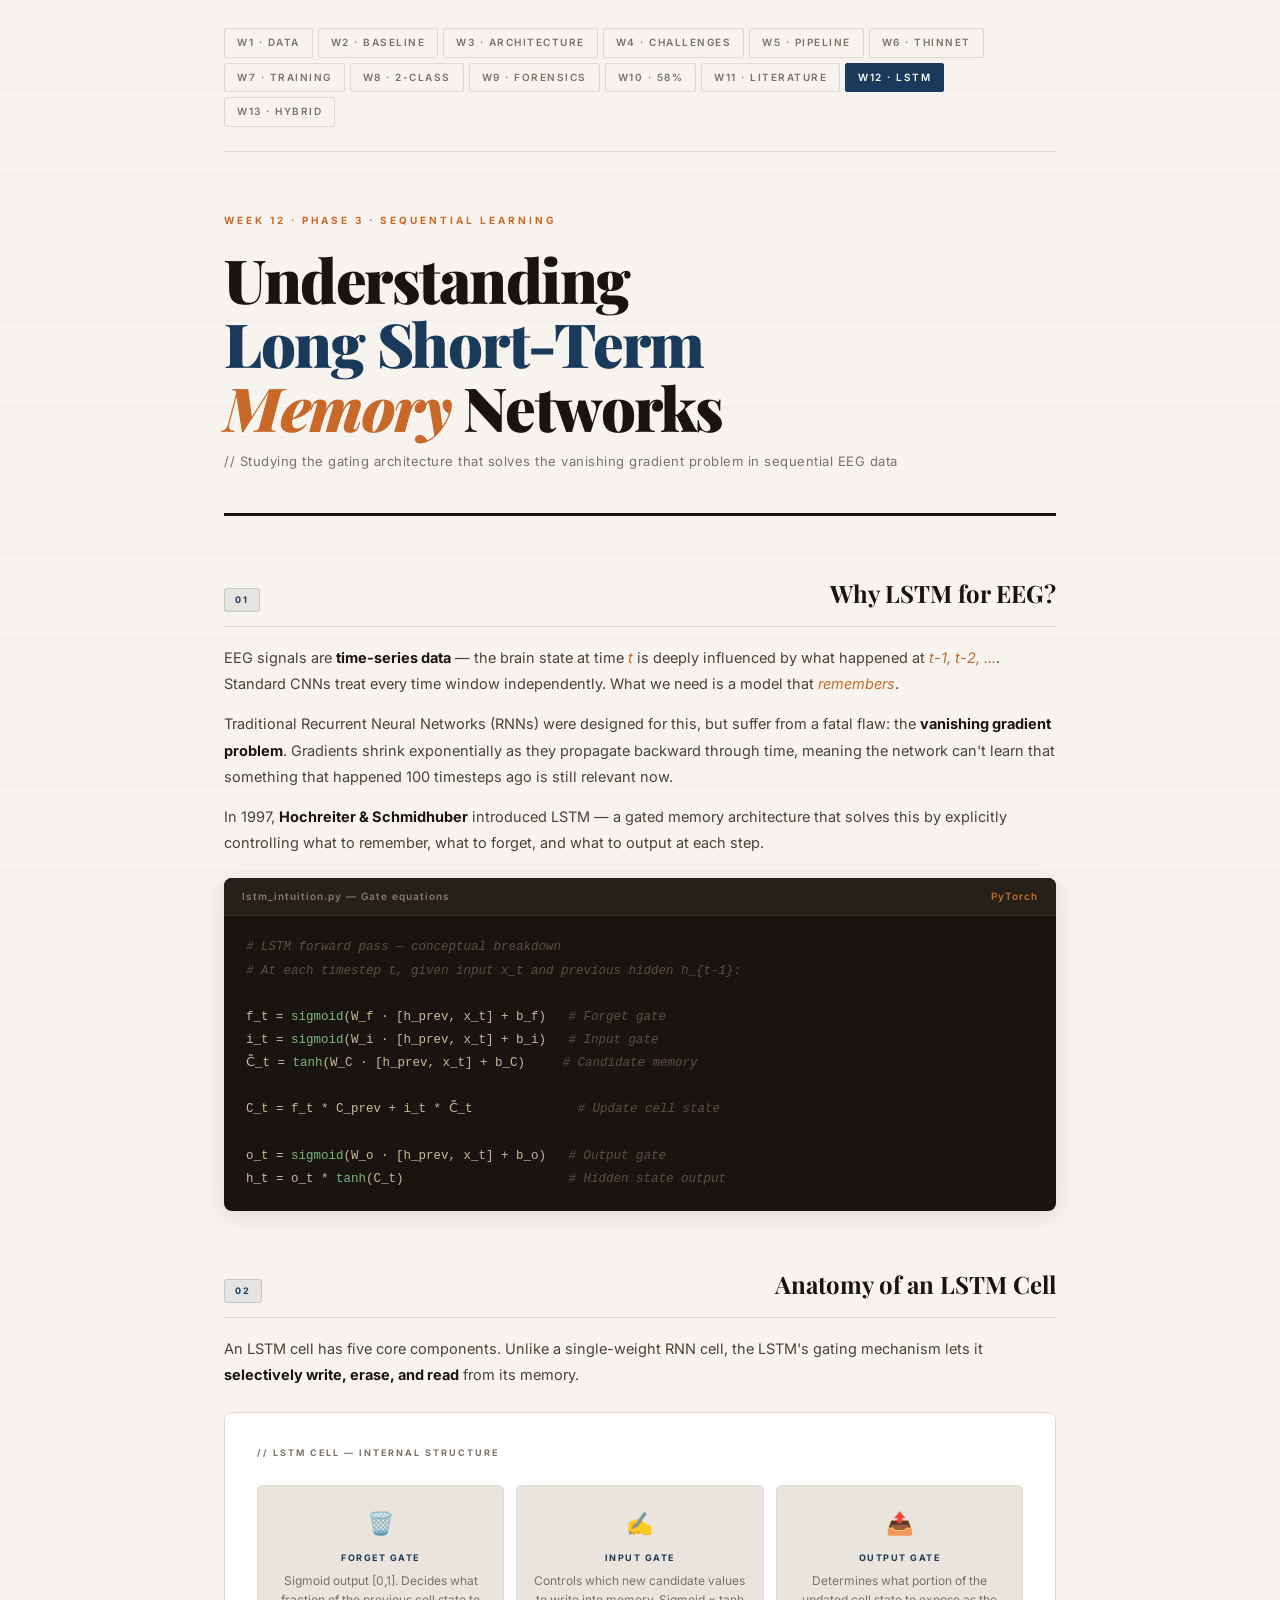
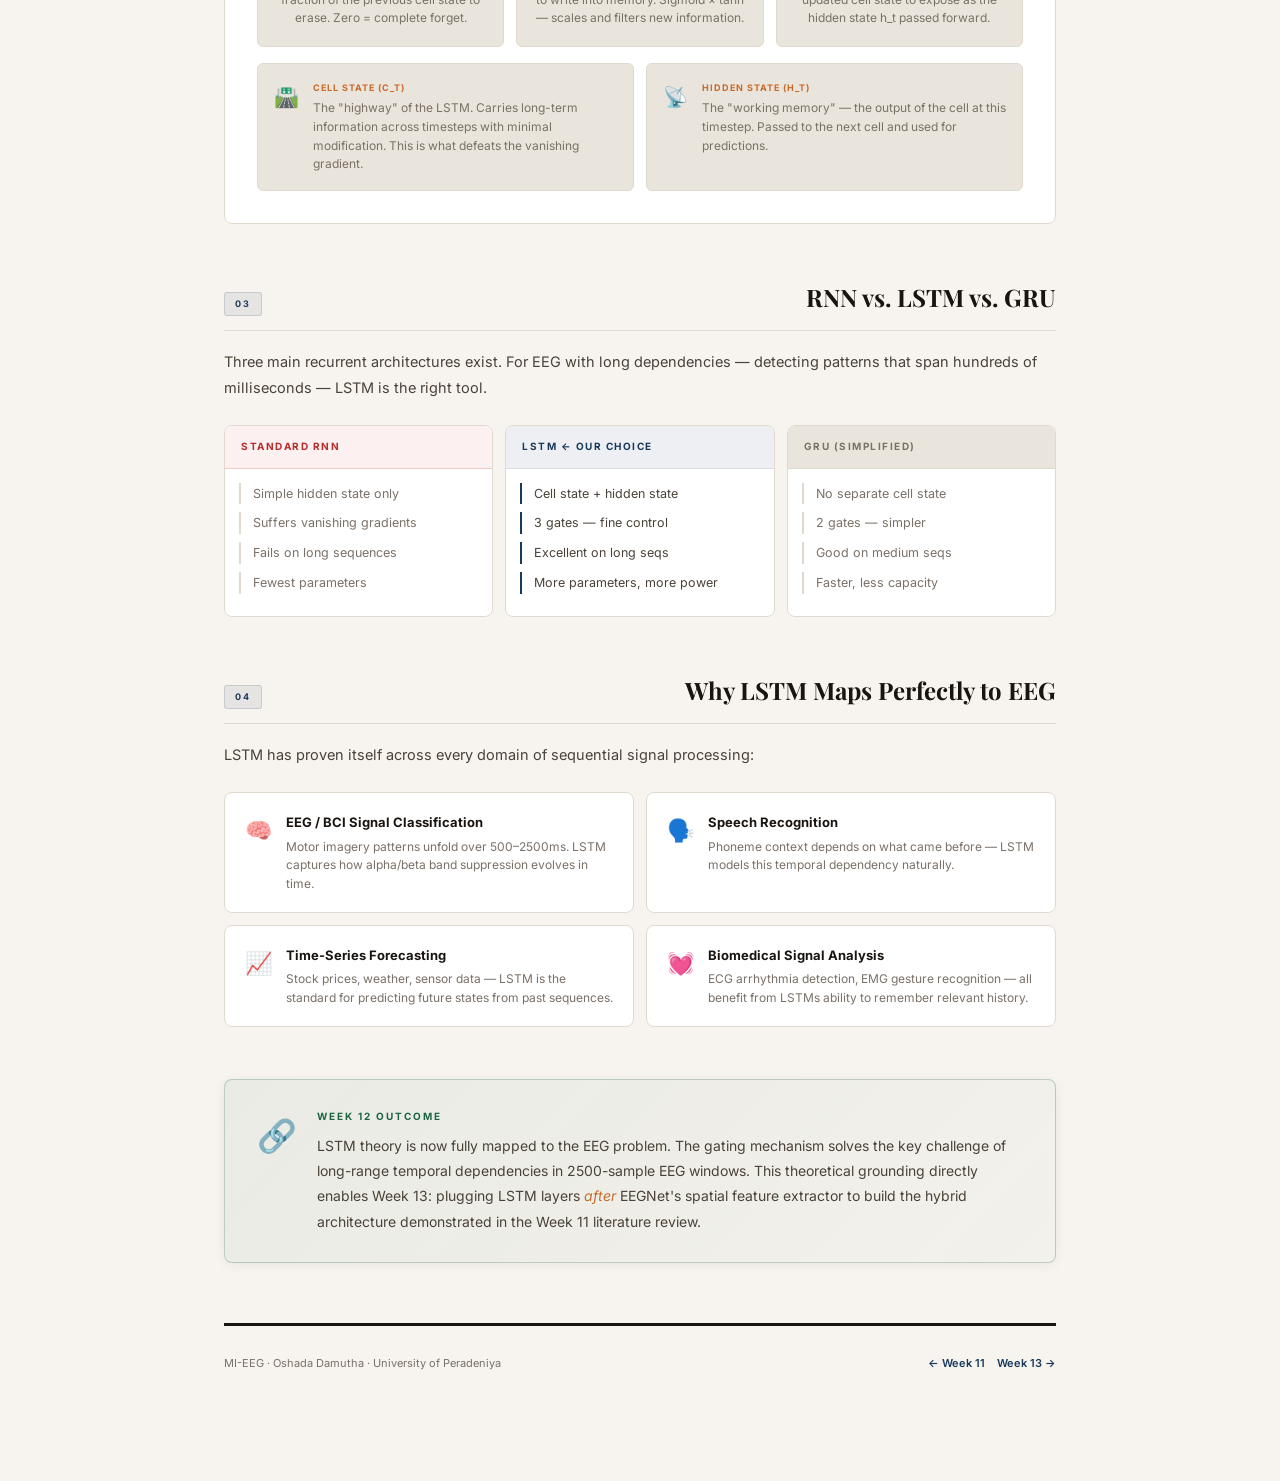
<file: week12.html>
<!DOCTYPE html>
<html lang="en">
<head>
<meta charset="UTF-8">
<meta name="viewport" content="width=device-width, initial-scale=1.0">
<title>Week 12 — Study of LSTM Networks | MI-EEG Portfolio</title>

<link href="https://fonts.googleapis.com/css2?family=Playfair+Display:ital,wght@0,700;0,900;1,700&family=Inter:wght@300;400;500;600&display=swap" rel="stylesheet">
<style>
  /* ══════════════════════════════════════════════
     SHARED STYLESHEET — Week 11 Palette
     MI-EEG Portfolio · All Weeks
  ══════════════════════════════════════════════ */

  :root {
    --bg: #f7f4ef;
    --surface: #ffffff;
    --border: #e0d9d0;
    --accent: #1a3a5c;
    --accent2: #c8692a;
    --green: #1e6642;
    --text: #1a1410;
    --muted: #7a7168;
    --tag-bg: #eae5dc;
    --red: #b82c2c;
    --red-light: #fdf0f0;
    --green-light: #f0faf4;
    --blue: #1a3a5c;
    --surface2: #f0ece4;
  }

  * { margin: 0; padding: 0; box-sizing: border-box; }

  body {
    background: var(--bg);
    color: var(--text);
    font-family: 'Inter', sans-serif;
    line-height: 1.75;
    min-height: 100vh;
  }

  body::before {
    content: '';
    position: fixed; inset: 0;
    background: repeating-linear-gradient(0deg, transparent, transparent 28px, rgba(0,0,0,0.025) 28px, rgba(0,0,0,0.025) 29px);
    pointer-events: none; z-index: 0;
  }

  .container {
    max-width: 920px; margin: 0 auto;
    padding: 0 44px 80px; position: relative; z-index: 1;
  }

  /* ── NAV ── */
  .nav {
    display: flex; gap: 5px; flex-wrap: wrap;
    padding: 28px 0 24px;
    border-bottom: 1px solid var(--border);
    margin-bottom: 52px;
  }
  .nav a {
    font-family: 'Inter', sans-serif; font-size: 10px; font-weight: 600;
    letter-spacing: 1.5px; text-transform: uppercase; text-decoration: none;
    padding: 5px 12px; border-radius: 2px;
    border: 1px solid var(--border); color: var(--muted);
    transition: all 0.2s;
  }
  .nav a:hover { border-color: var(--accent); color: var(--accent); background: rgba(26,58,92,0.04); }
  .nav a.active { background: var(--accent); color: #fff; border-color: var(--accent); }

  /* ── HEADER ── */
  .header, header {
    margin-bottom: 56px;
    padding-bottom: 40px;
    border-bottom: 3px solid var(--text);
    animation: fadeDown 0.6s ease both;
  }

  .week-badge, .week-tag, .week-label, .phase-strip, .breadcrumb, .header-tag {
    display: inline-flex; align-items: center; gap: 8px;
    font-size: 10px; font-weight: 700; letter-spacing: 3px;
    text-transform: uppercase; color: var(--accent2);
    margin-bottom: 18px;
  }
  .week-badge::after, .week-tag::after, .issue-label::after {
    content: ''; display: inline-block;
    width: 32px; height: 2px; background: var(--accent2);
  }

  .chip-row { display: flex; gap: 8px; flex-wrap: wrap; margin-bottom: 18px; }
  .chip, .phase-badge {
    font-size: 9px; font-weight: 700; letter-spacing: 2px;
    text-transform: uppercase; padding: 4px 12px; border-radius: 20px;
    background: var(--tag-bg); color: var(--muted); border: 1px solid var(--border);
  }
  .chip.red, .chip.bad { background: var(--red-light); color: var(--red); border-color: rgba(184,44,44,0.2); }
  .chip.purple { background: rgba(26,58,92,0.08); color: var(--accent); border-color: rgba(26,58,92,0.15); }

  h1 {
    font-family: 'Playfair Display', serif;
    font-size: clamp(2.4rem, 5.5vw, 3.8rem);
    font-weight: 900; line-height: 1.05; letter-spacing: -1.5px;
    color: var(--text); margin-bottom: 12px;
  }
  h1 span, h1 em, h1 .hl, h1 .hi, h1 .red { color: var(--accent); font-style: normal; }
  h1 .hl2, h1 em { color: var(--accent2); font-style: italic; }

  .tagline, .byline, .subtitle, .header-sub {
    font-size: 13px; color: var(--muted); margin-top: 8px;
    letter-spacing: 0.5px;
  }

  .bar { height: 3px; background: linear-gradient(90deg, var(--accent2), var(--accent), transparent); border-radius: 2px; margin-top: 22px; }

  /* ── SECTIONS ── */
  .section, section {
    margin-bottom: 52px;
    animation: fadeUp 0.6s ease both;
  }
  .section:nth-child(3), section:nth-child(3) { animation-delay: 0.08s; }
  .section:nth-child(4), section:nth-child(4) { animation-delay: 0.16s; }
  .section:nth-child(5), section:nth-child(5) { animation-delay: 0.24s; }
  .section:nth-child(6), section:nth-child(6) { animation-delay: 0.32s; }

  h2 {
    font-family: 'Playfair Display', serif;
    font-size: 1.5rem; font-weight: 700; color: var(--text);
    margin-bottom: 18px; padding-bottom: 12px;
    border-bottom: 1px solid var(--border);
    display: flex; align-items: baseline; justify-content: space-between; gap: 12px;
  }
  .section-header { display: flex; align-items: center; gap: 12px; margin-bottom: 20px; }
  .section-num, .h2-num, .num {
    font-family: 'Inter', sans-serif; font-size: 10px; font-weight: 700;
    letter-spacing: 2px; color: var(--accent2);
    background: rgba(200,105,42,0.1); padding: 3px 10px;
    border-radius: 3px; border: 1px solid rgba(200,105,42,0.2);
    flex-shrink: 0;
  }
  .h2-tag, .h2-badge, .h2-pill, .pill {
    font-family: 'Inter', sans-serif; font-size: 9px; font-weight: 700;
    letter-spacing: 2px; text-transform: uppercase;
    background: rgba(26,58,92,0.08); color: var(--accent);
    border: 1px solid rgba(26,58,92,0.15); padding: 3px 10px; border-radius: 3px;
    flex-shrink: 0;
  }

  h3 { font-size: 1rem; font-weight: 700; color: var(--text); margin-bottom: 6px; }

  p { color: #4a4238; font-size: 14.5px; margin-bottom: 14px; line-height: 1.8; }
  p strong { color: var(--text); }
  p em { color: var(--accent2); font-style: italic; }

  code {
    font-family: 'Courier New', monospace; font-size: 12.5px;
    background: var(--tag-bg); color: var(--accent);
    padding: 2px 7px; border-radius: 3px;
    border: 1px solid var(--border);
  }

  /* ── PULL QUOTE ── */
  .pull-quote {
    border-left: 4px solid var(--accent2); padding: 20px 28px;
    margin: 28px 0; background: rgba(200,105,42,0.05);
    border-radius: 0 6px 6px 0;
  }
  .pull-quote p {
    font-family: 'Playfair Display', serif;
    font-size: 1.15rem; font-style: italic; color: var(--accent);
    margin: 0; line-height: 1.65;
  }

  /* ── CODE BLOCKS ── */
  .code-block, .code-wrap {
    background: #1a1410; border-radius: 8px; overflow: hidden; margin: 22px 0;
    box-shadow: 0 4px 20px rgba(26,20,16,0.12);
  }
  .code-top, .code-header, .code-bar {
    background: #252018; border-bottom: 1px solid #3a3028;
    padding: 10px 18px; display: flex; justify-content: space-between; align-items: center;
    font-family: 'Inter', sans-serif; font-size: 10px; font-weight: 600;
    letter-spacing: 1px; color: #8a7a6a;
  }
  .code-top .tag, .code-header .tag, .code-bar .lang { color: var(--accent2); }
  .code-top .file, .code-bar .file { color: #8a7a6a; }
  pre {
    padding: 20px 22px; font-family: 'Courier New', monospace;
    font-size: 12.5px; line-height: 1.85; overflow-x: auto; color: #c8b898;
  }
  .kw { color: #e8845a; }
  .fn { color: #7ab87a; }
  .cm { color: #5a5040; font-style: italic; }
  .str { color: #d4a855; }
  .num { color: #7aaed4; }
  .ok { color: #7ab87a; }
  .err { color: #c85858; text-decoration: line-through; opacity: 0.7; }

  /* ── SHAPE FLOW ── */
  .shape-flow {
    display: flex; align-items: center; gap: 12px; flex-wrap: wrap;
    background: var(--surface); border: 1px solid var(--border);
    border-radius: 8px; padding: 24px 28px; margin: 22px 0;
    box-shadow: 0 2px 12px rgba(26,20,16,0.06);
  }
  .shape-box {
    background: var(--tag-bg); border: 1px solid var(--border);
    border-radius: 6px; padding: 14px 20px; text-align: center;
    transition: border-color 0.2s;
  }
  .shape-box:hover { border-color: var(--accent2); }
  .shape-box .lbl {
    font-size: 9px; font-weight: 700; letter-spacing: 2px;
    text-transform: uppercase; color: var(--muted); margin-bottom: 6px;
  }
  .shape-box .dims {
    font-family: 'Courier New', monospace; font-size: 13px;
    color: var(--accent); font-weight: 700;
  }
  .shape-arrow { color: var(--accent2); font-size: 22px; font-weight: 700; }

  /* ── CHANNEL GRID ── */
  .ch-grid {
    display: grid; grid-template-columns: repeat(auto-fill, minmax(100px, 1fr));
    gap: 10px; margin: 20px 0;
  }
  .ch-chip {
    background: var(--surface); border: 1px solid var(--border);
    border-radius: 6px; padding: 10px 12px; text-align: center;
    font-family: 'Courier New', monospace; font-size: 13px;
    color: var(--accent); font-weight: 700;
    transition: all 0.2s;
  }
  .ch-chip:hover { border-color: var(--accent); background: rgba(26,58,92,0.04); }
  .ch-sub { font-size: 9px; color: var(--muted); margin-top: 3px; letter-spacing: 1px; font-family: 'Inter', sans-serif; font-weight: 600; text-transform: uppercase; }

  /* ── ARCHITECTURE LIST ── */
  .arch-list { display: flex; flex-direction: column; margin: 20px 0; border: 1px solid var(--border); border-radius: 8px; overflow: hidden; }
  .arch-item { display: flex; border-bottom: 1px solid var(--border); }
  .arch-item:last-child { border-bottom: none; }
  .arch-label {
    width: 160px; background: var(--tag-bg); padding: 14px 16px;
    font-size: 11px; font-weight: 600; letter-spacing: 1px;
    text-transform: uppercase; color: var(--muted);
    border-right: 1px solid var(--border); flex-shrink: 0;
    display: flex; align-items: center;
  }
  .arch-val { padding: 14px 18px; font-size: 13.5px; color: var(--text); font-weight: 500; display: flex; align-items: center; }

  /* ── PHILOSOPHY CARDS ── */
  .phil-grid { display: grid; grid-template-columns: 1fr 1fr; gap: 14px; margin: 20px 0; }
  .phil-card {
    background: var(--surface); border: 1px solid var(--border);
    border-radius: 8px; padding: 22px; transition: all 0.2s;
    border-top: 3px solid var(--accent);
  }
  .phil-card:hover { transform: translateY(-2px); box-shadow: 0 6px 20px rgba(26,20,16,0.08); }
  .phil-card .icon { font-size: 24px; margin-bottom: 10px; }
  .phil-card h3 { font-size: 14px; font-weight: 700; margin-bottom: 6px; }
  .phil-card p { font-size: 13px; margin: 0; }

  /* ── LAYER STACK ── */
  .layer-stack { display: flex; flex-direction: column; margin: 22px 0; border: 1px solid var(--border); border-radius: 8px; overflow: hidden; }
  .layer { display: flex; border-bottom: 1px solid var(--border); transition: background 0.2s; }
  .layer:last-child { border-bottom: none; }
  .layer:hover { background: rgba(26,58,92,0.03); }
  .layer-icon { width: 54px; background: var(--tag-bg); display: flex; align-items: center; justify-content: center; font-size: 20px; border-right: 1px solid var(--border); padding: 16px; flex-shrink: 0; }
  .layer-body { flex: 1; padding: 16px 20px; }
  .layer-type { font-size: 9px; font-weight: 700; letter-spacing: 2px; text-transform: uppercase; margin-bottom: 4px; color: var(--accent2); }
  .t-filter .layer-type { color: var(--accent); }
  .s-filter .layer-type { color: var(--accent2); }
  .layer-spec { font-size: 13.5px; font-weight: 600; color: var(--text); }
  .layer-note { font-size: 12px; color: var(--muted); margin-top: 3px; }

  /* ── ACCURACY CARDS ── */
  .acc-grid, .fail-grid { display: grid; grid-template-columns: 1fr 1fr; gap: 16px; margin: 24px 0; }
  .acc-card, .fail-card {
    border-radius: 8px; padding: 28px 24px; text-align: center;
    border: 2px solid var(--border);
  }
  .acc-card.good, .fail-card.ok {
    background: var(--green-light); border-color: rgba(30,102,66,0.3);
  }
  .acc-card.bad, .fail-card.bad {
    background: var(--red-light); border-color: rgba(184,44,44,0.3);
  }
  .acc-label, .fail-label {
    font-size: 9px; font-weight: 700; letter-spacing: 2px; text-transform: uppercase; margin-bottom: 8px;
  }
  .acc-card.good .acc-label, .fail-card.ok .fail-label { color: var(--green); }
  .acc-card.bad .acc-label, .fail-card.bad .fail-label { color: var(--red); }
  .acc-num, .fail-num {
    font-family: 'Playfair Display', serif; font-size: 3.5rem;
    font-weight: 900; letter-spacing: -3px; line-height: 1;
  }
  .acc-card.good .acc-num, .fail-card.ok .fail-num { color: var(--green); }
  .acc-card.bad .acc-num, .fail-card.bad .fail-num { color: var(--red); }
  .acc-note, .fail-note { font-size: 12px; color: var(--muted); margin-top: 6px; }

  /* ── INSIGHT / CALLOUT ── */
  .insight, .callout, .hard-problem {
    background: var(--surface); border: 2px solid var(--border);
    border-left: 5px solid var(--accent2);
    border-radius: 0 8px 8px 0; padding: 28px 32px; margin-top: 40px;
  }
  .insight h3, .callout-title, .hard-problem h3 {
    font-size: 10px; font-weight: 700; letter-spacing: 2px;
    text-transform: uppercase; color: var(--accent2); margin-bottom: 10px;
  }
  .insight p, .callout p, .hard-problem p { margin: 0; font-size: 14.5px; }
  .hard-problem .term {
    font-family: 'Playfair Display', serif; font-size: 1.6rem;
    font-weight: 700; color: var(--accent); display: block; margin: 8px 0 12px;
  }

  /* ── OUTCOME BANNER ── */
  .outcome, .result-banner {
    background: linear-gradient(135deg, rgba(30,102,66,0.06), rgba(30,102,66,0.02));
    border: 1px solid rgba(30,102,66,0.25); border-radius: 8px;
    padding: 28px 32px; display: flex; gap: 20px; align-items: flex-start;
    margin-top: 44px;
    box-shadow: 0 2px 12px rgba(26,20,16,0.06);
  }
  .outcome-icon, .icon { font-size: 32px; flex-shrink: 0; }
  .outcome h3, .result-banner h3 {
    font-size: 10px; font-weight: 700; letter-spacing: 2px;
    text-transform: uppercase; color: var(--green); margin-bottom: 8px;
  }
  .outcome p, .result-banner p { margin: 0; font-size: 14px; }

  /* ── HYPOTHESIS FLOW ── */
  .hyp-flow {
    display: flex; align-items: stretch; margin: 22px 0;
    border: 1px solid var(--border); border-radius: 8px; overflow: hidden;
  }
  .hyp-step { flex: 1; padding: 22px; text-align: center; }
  .hyp-step:not(:last-child) { border-right: 1px solid var(--border); }
  .hyp-step.train { background: var(--green-light); }
  .hyp-step.test { background: var(--red-light); }
  .step-label { font-size: 9px; font-weight: 700; letter-spacing: 2px; text-transform: uppercase; margin-bottom: 6px; }
  .hyp-step.train .step-label { color: var(--green); }
  .hyp-step.test .step-label { color: var(--red); }
  .step-val { font-size: 14px; font-weight: 700; color: var(--text); }
  .step-note { font-size: 12px; color: var(--muted); margin-top: 4px; }
  .hyp-sep { width: 50px; background: var(--tag-bg); display: flex; align-items: center; justify-content: center; font-size: 22px; color: var(--accent2); border-left: 1px solid var(--border); border-right: 1px solid var(--border); }

  /* ── ROOT CAUSE LIST ── */
  .cause-list { display: flex; flex-direction: column; gap: 12px; margin: 20px 0; }
  .cause-item {
    display: flex; gap: 16px; align-items: flex-start;
    background: var(--surface); border: 1px solid var(--border); border-radius: 8px; padding: 18px 20px;
    transition: border-color 0.2s;
  }
  .cause-item:hover { border-color: var(--accent2); }
  .cause-num {
    font-size: 10px; font-weight: 700; color: var(--accent2);
    background: rgba(200,105,42,0.1); padding: 4px 10px;
    border-radius: 3px; flex-shrink: 0;
  }
  .cause-body h3 { font-size: 14px; font-weight: 700; margin-bottom: 4px; }
  .cause-body p { font-size: 13px; margin: 0; }

  /* ── STRATEGY CARDS ── */
  .strategy-cards { display: grid; grid-template-columns: 1fr 1fr; gap: 16px; margin: 20px 0; }
  .strat-card {
    padding: 22px; border: 2px solid var(--border); border-radius: 8px; background: var(--surface);
  }
  .strat-card.old { background: var(--red-light); border-color: rgba(184,44,44,0.25); }
  .strat-card.new { background: var(--green-light); border-color: rgba(30,102,66,0.25); }
  .strat-tag { font-size: 9px; font-weight: 700; letter-spacing: 2px; text-transform: uppercase; margin-bottom: 8px; display: block; }
  .strat-card.old .strat-tag { color: var(--red); }
  .strat-card.new .strat-tag { color: var(--green); }
  .strat-card h3 { font-size: 14px; font-weight: 700; margin-bottom: 8px; }
  .strat-result { margin-top: 12px; padding: 8px 12px; border-radius: 4px; font-size: 12px; font-weight: 600; }
  .strat-card.old .strat-result { background: rgba(184,44,44,0.1); color: var(--red); }
  .strat-card.new .strat-result { background: rgba(30,102,66,0.1); color: var(--green); }
  .strat-card p { font-size: 13px; color: var(--muted); margin: 0; line-height: 1.6; }

  /* ── PIPELINE STEPS ── */
  .pipeline { display: flex; flex-direction: column; margin: 20px 0; }
  .pipe-step { display: grid; grid-template-columns: 50px 1fr; gap: 18px; padding: 18px 0; border-bottom: 1px solid var(--border); }
  .pipe-step:last-child { border-bottom: none; }
  .pipe-num { font-family: 'Playfair Display', serif; font-size: 1.5rem; font-weight: 700; color: var(--accent2); line-height: 1.1; }
  .pipe-content h3 { font-size: 14px; font-weight: 700; margin-bottom: 4px; }
  .pipe-content p { font-size: 13px; color: var(--muted); margin: 0; line-height: 1.6; }

  /* ── COMPARE TABLE ── */
  .compare-table, .tuning-table, .results-table, .adv-table {
    width: 100%; border-collapse: collapse; margin: 20px 0; font-size: 13.5px;
  }
  .compare-table th, .tuning-table th, .results-table th, .adv-table th {
    background: var(--accent); color: #fff;
    padding: 11px 16px; text-align: left;
    font-size: 10px; font-weight: 700; letter-spacing: 1.5px; text-transform: uppercase;
  }
  .compare-table td, .tuning-table td, .results-table td, .adv-table td {
    padding: 11px 16px; border-bottom: 1px solid var(--border); color: #4a4238;
  }
  .compare-table td:first-child, .adv-table td:first-child { font-weight: 600; color: var(--text); }
  .compare-table tr:hover td, .tuning-table tr:hover td, .results-table tr:hover td, .adv-table tr:hover td {
    background: rgba(26,58,92,0.03);
  }
  .compare-table tr:last-child td, .results-table tr:last-child td { border-bottom: none; }

  .badge { display: inline-block; padding: 2px 8px; font-size: 10px; font-weight: 700; border-radius: 3px; }
  .badge.good, .badge.best { background: rgba(30,102,66,0.1); color: var(--green); }
  .badge.bad { background: var(--red-light); color: var(--red); }
  .badge.mid { background: rgba(26,58,92,0.1); color: var(--accent); }

  /* ── BINARY VISUAL ── */
  .binary-visual { display: grid; grid-template-columns: 1fr 1fr; gap: 16px; margin: 20px 0; }
  .class-card {
    background: var(--surface); border: 1px solid var(--border); border-radius: 8px;
    padding: 24px; position: relative; overflow: hidden; text-align: center;
    border-bottom: 4px solid var(--border);
  }
  .class-card.left-class { border-bottom-color: var(--accent); }
  .class-card.right-class { border-bottom-color: var(--accent2); }
  .class-num { font-family: 'Playfair Display', serif; font-size: 4rem; font-weight: 900; opacity: 0.07; position: absolute; top: 8px; right: 16px; color: var(--text); }
  .class-label { font-size: 13px; font-weight: 700; text-transform: uppercase; letter-spacing: 1px; margin-bottom: 6px; }
  .class-card.left-class .class-label { color: var(--accent); }
  .class-card.right-class .class-label { color: var(--accent2); }
  .class-desc { font-size: 12.5px; color: var(--muted); line-height: 1.6; }
  .class-hz { display: inline-block; margin-top: 10px; padding: 3px 10px; border: 1px solid var(--border); font-size: 11px; color: var(--muted); border-radius: 3px; }

  /* ── CONFUSION MATRIX ── */
  .cm-grid { display: grid; grid-template-columns: 60px 1fr 1fr; grid-template-rows: 40px 1fr 1fr; gap: 2px; margin: 20px 0; max-width: 320px; }
  .cm-header { background: var(--tag-bg); display: flex; align-items: center; justify-content: center; font-size: 9px; font-weight: 700; letter-spacing: 1px; text-transform: uppercase; color: var(--muted); }
  .cm-cell { background: var(--surface); border: 1px solid var(--border); padding: 16px; text-align: center; border-radius: 4px; }
  .cm-cell.tp, .cm-cell.tn { border-color: rgba(30,102,66,0.3); background: var(--green-light); }
  .cm-cell.fp, .cm-cell.fn-cell { border-color: rgba(184,44,44,0.2); background: var(--red-light); }
  .cm-val { font-family: 'Playfair Display', serif; font-size: 1.4rem; font-weight: 900; }
  .cm-cell.tp .cm-val, .cm-cell.tn .cm-val { color: var(--green); }
  .cm-cell.fp .cm-val, .cm-cell.fn-cell .cm-val { color: var(--red); opacity: 0.7; }
  .cm-name { font-size: 10px; color: var(--muted); margin-top: 2px; }

  /* ── METRICS ROW ── */
  .metrics { display: grid; grid-template-columns: repeat(4, 1fr); gap: 12px; margin: 20px 0; }
  .metric { background: var(--surface); border: 1px solid var(--border); border-radius: 6px; padding: 18px 12px; text-align: center; border-top: 3px solid var(--accent); }
  .metric-val { font-family: 'Playfair Display', serif; font-size: 1.6rem; font-weight: 700; color: var(--accent); display: block; }
  .metric-label { font-size: 9px; font-weight: 700; letter-spacing: 1.5px; text-transform: uppercase; color: var(--muted); margin-top: 4px; }

  /* ── FIX DIAGRAM ── */
  .fix-diagram { display: grid; grid-template-columns: 1fr 60px 1fr; align-items: center; margin: 24px 0; }
  .fix-box { background: var(--surface); border: 1px solid var(--border); border-radius: 8px; padding: 22px; }
  .fix-box.wrong { border-color: rgba(184,44,44,0.3); background: var(--red-light); }
  .fix-box.right { border-color: rgba(30,102,66,0.3); background: var(--green-light); }
  .fix-tag { font-size: 9px; font-weight: 700; letter-spacing: 2px; text-transform: uppercase; margin-bottom: 8px; display: block; }
  .fix-box.wrong .fix-tag { color: var(--red); }
  .fix-box.right .fix-tag { color: var(--green); }
  .fix-box h3 { font-size: 14px; font-weight: 700; margin-bottom: 6px; }
  .fix-box p { font-size: 13px; color: var(--muted); margin: 0; }
  .arrow-mid { text-align: center; font-size: 1.8rem; color: var(--accent2); font-weight: 700; }

  /* ── MODEL GRID ── */
  .model-grid { display: grid; grid-template-columns: 1fr 1fr; gap: 20px; margin: 24px 0; }
  .model-card { background: var(--surface); border: 1px solid var(--border); padding: 24px; border-radius: 8px; position: relative; overflow: hidden; }
  .model-card::before { content: ''; position: absolute; top: 0; left: 0; right: 0; height: 4px; }
  .model-card.lstm::before { background: var(--accent); }
  .model-card.hybrid::before { background: var(--accent2); }
  .model-tag { font-size: 9px; font-weight: 700; letter-spacing: 2px; text-transform: uppercase; margin-bottom: 10px; }
  .model-card.lstm .model-tag { color: var(--accent); }
  .model-card.hybrid .model-tag { color: var(--accent2); }
  .model-card h3 { font-family: 'Playfair Display', serif; font-size: 1.15rem; font-weight: 700; margin-bottom: 10px; }
  .model-card p { font-size: 13px; margin-bottom: 10px; }
  .model-acc { display: flex; align-items: baseline; gap: 8px; margin-top: 14px; padding-top: 12px; border-top: 1px solid var(--border); }
  .acc-big { font-family: 'Playfair Display', serif; font-size: 2.2rem; font-weight: 700; }
  .model-card.lstm .acc-big { color: var(--accent); }
  .model-card.hybrid .acc-big { color: var(--accent2); }
  .acc-label { font-size: 11px; color: var(--muted); }

  /* ── DATASET CARDS ── */
  .dataset-row { display: grid; grid-template-columns: 1fr 1fr; gap: 16px; margin: 22px 0; }
  .dataset-card { background: var(--surface); border: 1px solid var(--border); border-radius: 8px; padding: 22px; border-left: 4px solid var(--accent); }
  .ds-label { font-size: 9px; font-weight: 700; letter-spacing: 2px; text-transform: uppercase; color: var(--muted); margin-bottom: 8px; }
  .dataset-card h3 { font-family: 'Playfair Display', serif; font-size: 1.05rem; font-weight: 700; margin-bottom: 10px; }
  .dataset-card ul { padding-left: 18px; font-size: 13px; color: #4a4238; }
  .dataset-card li { margin-bottom: 5px; }

  /* ── LSTM CELL DIAGRAM ── */
  .cell-diagram { background: var(--surface); border: 1px solid var(--border); border-radius: 8px; padding: 32px; margin: 24px 0; }
  .cell-label { font-size: 9px; font-weight: 700; letter-spacing: 2px; text-transform: uppercase; color: var(--muted); margin-bottom: 24px; }
  .gates-row { display: grid; grid-template-columns: repeat(3, 1fr); gap: 12px; margin-bottom: 16px; }
  .gate-box { background: var(--tag-bg); border: 1px solid var(--border); border-radius: 6px; padding: 18px 14px; text-align: center; transition: border-color 0.2s; }
  .gate-box:hover { border-color: var(--accent2); }
  .gate-icon { font-size: 22px; margin-bottom: 8px; }
  .gate-name { font-size: 9px; font-weight: 700; letter-spacing: 1.5px; text-transform: uppercase; color: var(--accent); margin-bottom: 6px; }
  .gate-desc { font-size: 12px; color: var(--muted); line-height: 1.55; }
  .state-row { display: grid; grid-template-columns: 1fr 1fr; gap: 12px; }
  .state-box { background: var(--tag-bg); border: 1px solid var(--border); border-radius: 6px; padding: 16px; display: flex; gap: 14px; align-items: flex-start; }
  .s-icon { font-size: 20px; flex-shrink: 0; }
  .s-name { font-size: 9px; font-weight: 700; letter-spacing: 1px; text-transform: uppercase; color: var(--accent2); margin-bottom: 4px; }
  .s-desc { font-size: 12px; color: var(--muted); line-height: 1.55; }

  /* ── COMPARE COLUMNS ── */
  .compare { display: grid; grid-template-columns: 1fr 1fr 1fr; gap: 12px; margin: 24px 0; }
  .compare-col { background: var(--surface); border: 1px solid var(--border); border-radius: 8px; overflow: hidden; }
  .compare-col .col-header { padding: 12px 16px; font-size: 10px; font-weight: 700; letter-spacing: 1.5px; text-transform: uppercase; }
  .compare-col.rnn .col-header { background: var(--red-light); color: var(--red); border-bottom: 1px solid rgba(184,44,44,0.2); }
  .compare-col.lstm .col-header { background: rgba(26,58,92,0.08); color: var(--accent); border-bottom: 1px solid rgba(26,58,92,0.1); }
  .compare-col.gru .col-header { background: var(--tag-bg); color: var(--muted); border-bottom: 1px solid var(--border); }
  .compare-col .col-body { padding: 14px; }
  .compare-col .col-item { font-size: 12.5px; color: var(--muted); margin-bottom: 8px; padding-left: 12px; border-left: 2px solid var(--border); }
  .compare-col.lstm .col-item { border-left-color: var(--accent); color: #4a4238; }

  /* ── APPS GRID ── */
  .apps-grid { display: grid; grid-template-columns: repeat(2, 1fr); gap: 12px; margin: 24px 0; }
  .app-card { background: var(--surface); border: 1px solid var(--border); border-radius: 8px; padding: 18px 20px; display: flex; gap: 14px; align-items: flex-start; transition: all 0.2s; }
  .app-card:hover { border-color: var(--accent2); transform: translateY(-1px); }
  .app-icon { font-size: 22px; flex-shrink: 0; }
  .app-title { font-size: 13px; font-weight: 700; color: var(--text); margin-bottom: 4px; }
  .app-desc { font-size: 12px; color: var(--muted); line-height: 1.55; }

  /* ── ARCH PIPELINE (week13) ── */
  .arch-pipeline { background: var(--surface); border: 1px solid var(--border); border-radius: 8px; padding: 32px; margin: 24px 0; }
  .pipe-label { font-size: 9px; font-weight: 700; letter-spacing: 2px; text-transform: uppercase; color: var(--muted); margin-bottom: 24px; }
  .pipe-stages { display: flex; flex-direction: column; gap: 4px; }
  .pipe-stage { display: grid; grid-template-columns: 3fr 1fr; border: 1px solid var(--border); border-radius: 6px; overflow: hidden; transition: border-color 0.2s; }
  .pipe-stage:hover { border-color: var(--accent); }
  .pipe-main { padding: 16px 20px; }
  .pipe-type { font-size: 9px; font-weight: 700; letter-spacing: 2px; text-transform: uppercase; margin-bottom: 4px; color: var(--accent2); }
  .stage-eegnet .pipe-type { color: var(--accent); }
  .stage-reshape .pipe-type { color: var(--accent2); }
  .stage-lstm .pipe-type { color: var(--green); }
  .stage-fc .pipe-type { color: var(--muted); }
  .pipe-name { font-size: 14px; font-weight: 700; color: var(--text); }
  .pipe-detail { font-size: 12px; color: var(--muted); margin-top: 3px; }
  .pipe-side { padding: 16px; display: flex; align-items: center; justify-content: center; font-family: 'Courier New', monospace; font-size: 11px; text-align: center; border-left: 1px solid var(--border); color: var(--accent); background: var(--tag-bg); }
  .pipe-arrow { text-align: center; color: var(--accent2); font-size: 20px; padding: 4px 0; }

  /* ── RATIONALE CARDS ── */
  .rationale-grid { display: grid; grid-template-columns: 1fr 1fr; gap: 14px; margin: 24px 0; }
  .rationale-card { background: var(--surface); border: 1px solid var(--border); border-radius: 8px; padding: 22px; transition: all 0.2s; position: relative; overflow: hidden; border-top: 3px solid var(--accent); }
  .rationale-card:hover { transform: translateY(-2px); box-shadow: 0 6px 20px rgba(26,20,16,0.08); }
  .rationale-card::before { content: attr(data-num); position: absolute; top: -10px; right: 16px; font-size: 5rem; font-weight: 900; color: rgba(26,58,92,0.05); font-family: 'Playfair Display', serif; line-height: 1; }
  .rc-icon { font-size: 24px; margin-bottom: 10px; }
  .rc-title { font-size: 13.5px; font-weight: 700; color: var(--text); margin-bottom: 8px; }
  .rc-desc { font-size: 12.5px; color: var(--muted); line-height: 1.6; }

  /* ── STATUS BANNER ── */
  .status-banner { background: var(--surface); border: 1px solid var(--border); border-radius: 8px; padding: 28px 32px; margin-top: 40px; display: grid; grid-template-columns: 1fr 1fr 1fr; gap: 24px; }
  .status-item { text-align: center; }
  .status-icon { font-size: 28px; margin-bottom: 8px; }
  .status-label { font-size: 9px; font-weight: 700; letter-spacing: 2px; text-transform: uppercase; color: var(--muted); margin-bottom: 6px; }
  .status-val { font-size: 1rem; font-weight: 700; color: var(--accent); }

  /* ── CONCLUSION ── */
  .conclusion {
    background: var(--accent); color: #fff;
    padding: 36px 40px; border-radius: 8px; margin-top: 48px;
  }
  .conclusion .c-label { font-size: 10px; font-weight: 700; letter-spacing: 3px; text-transform: uppercase; opacity: 0.6; margin-bottom: 12px; }
  .conclusion h3 { font-family: 'Playfair Display', serif; font-size: 1.5rem; font-weight: 700; margin-bottom: 12px; }
  .conclusion p { color: rgba(255,255,255,0.8); font-size: 14px; margin: 0; }

  /* ── REG GRID (week3) ── */
  .reg-grid { display: grid; grid-template-columns: 1fr 1fr; gap: 14px; margin: 20px 0; }
  .reg-card { background: var(--surface); border: 1px solid var(--border); border-left: 4px solid var(--accent); border-radius: 0 8px 8px 0; padding: 18px 20px; }
  .reg-card h3 { font-size: 13.5px; font-weight: 700; display: flex; gap: 8px; align-items: center; margin-bottom: 6px; }
  .reg-card .step { font-size: 9px; font-weight: 700; color: var(--accent2); background: rgba(200,105,42,0.1); padding: 2px 8px; border-radius: 3px; }
  .reg-card p { font-size: 13px; margin: 0; }

  /* ── STATS ROW ── */
  .stats-row { display: grid; grid-template-columns: repeat(3, 1fr); gap: 16px; padding: 32px 0; }
  .stat-card { background: var(--surface); border: 1px solid var(--border); border-radius: 8px; padding: 22px; border-top: 3px solid var(--accent); }
  .stat-num { font-family: 'Playfair Display', serif; font-size: 2.2rem; font-weight: 700; color: var(--accent); display: block; }
  .stat-label { font-size: 9px; font-weight: 700; letter-spacing: 1.5px; text-transform: uppercase; color: var(--muted); margin-top: 4px; }
  .stat-card:nth-child(2) .stat-num { color: var(--accent2); }
  .stat-card:nth-child(2) { border-top-color: var(--accent2); }
  .stat-card:nth-child(3) .stat-num { color: var(--green); }
  .stat-card:nth-child(3) { border-top-color: var(--green); }

  /* ── INSIGHTS GRID (week6) ── */
  .insights { display: grid; grid-template-columns: 1fr 1fr; gap: 16px; margin: 24px 0; }
  .insight-card { background: var(--surface); border: 1px solid var(--border); border-radius: 8px; padding: 22px; }
  .insight-icon { font-size: 22px; margin-bottom: 10px; }

  /* ── ARCH DIAGRAM (week6) ── */
  .arch-diagram { background: var(--surface); border: 1px solid var(--border); border-radius: 8px; padding: 32px; margin: 24px 0; }
  .arch-title { font-size: 9px; font-weight: 700; letter-spacing: 2px; text-transform: uppercase; color: var(--muted); margin-bottom: 24px; }
  .layer-flow { display: flex; flex-direction: column; gap: 8px; align-items: center; }
  .layer-box { width: 100%; max-width: 500px; padding: 12px 20px; border: 1px solid var(--border); border-radius: 6px; display: flex; justify-content: space-between; align-items: center; font-size: 14px; transition: all 0.2s; background: var(--surface); }
  .layer-box:hover { border-color: var(--accent); background: rgba(26,58,92,0.03); }
  .layer-box.temporal { border-color: rgba(26,58,92,0.3); background: rgba(26,58,92,0.03); }
  .layer-box.spatial { border-color: rgba(200,105,42,0.3); background: rgba(200,105,42,0.03); }
  .layer-box.pool { border-color: rgba(30,102,66,0.3); background: rgba(30,102,66,0.03); }
  .layer-name { font-weight: 700; color: var(--text); }
  .layer-detail { font-family: 'Courier New', monospace; font-size: 12px; color: var(--muted); }
  .arrow { color: var(--accent2); font-size: 18px; }

  /* ── FOOTER ── */
  .footer, footer {
    margin-top: 60px; padding: 28px 0;
    border-top: 3px solid var(--text);
    display: flex; justify-content: space-between; align-items: center;
    font-size: 11px; color: var(--muted);
  }
  .footer-nav, .nav-links { display: flex; gap: 16px; }
  .footer-nav a, .nav-links a, footer a { color: var(--accent); text-decoration: none; font-weight: 600; }
  .footer-nav a:hover, .nav-links a:hover, footer a:hover { color: var(--accent2); }

  /* ── ANIMATIONS ── */
  @keyframes fadeDown { from { opacity: 0; transform: translateY(-12px); } to { opacity: 1; transform: translateY(0); } }
  @keyframes fadeUp { from { opacity: 0; transform: translateY(14px); } to { opacity: 1; transform: translateY(0); } }

  /* ── RESPONSIVE ── */
  @media (max-width: 640px) {
    .container { padding: 0 20px 60px; }
    h1 { font-size: 2.2rem; }
    .phil-grid, .reg-grid, .acc-grid, .fail-grid, .strategy-cards, .model-grid, .dataset-row, .rationale-grid, .apps-grid, .binary-visual, .compare, .gates-row { grid-template-columns: 1fr; }
    .metrics { grid-template-columns: repeat(2, 1fr); }
    .stats-row { grid-template-columns: 1fr 1fr; }
    .fix-diagram { grid-template-columns: 1fr; }
    .fix-diagram .arrow-mid { display: none; }
  }

</style>
</head>
<body>
<div class="container">

  <nav class="nav">
    <a href="week1.html">W1 · Data</a>
    <a href="week2.html">W2 · Baseline</a>
    <a href="week3.html">W3 · Architecture</a>
    <a href="week4.html">W4 · Challenges</a>
    <a href="week5.html">W5 · Pipeline</a>
    <a href="week6.html">W6 · thinNet</a>
    <a href="week7.html">W7 · Training</a>
    <a href="week8.html">W8 · 2-Class</a>
    <a href="week9.html">W9 · Forensics</a>
    <a href="week10.html">W10 · 58%</a>
    <a href="week11.html">W11 · Literature</a>
    <a href="week12.html" class="active">W12 · LSTM</a>
    <a href="week13.html">W13 · Hybrid</a>
  </nav>

<header>
    <div class="header-tag">Week 12 · Phase 3 · Sequential Learning</div>
    <h1>Understanding<br><span class="hl">Long Short-Term</span><br><span class="hl2">Memory</span> Networks</h1>
    <div class="header-sub">// Studying the gating architecture that solves the vanishing gradient problem in sequential EEG data</div>
  </header>

  <!-- Section 1 -->
  <section>
    <h2><span class="h2-badge">01</span> Why LSTM for EEG?</h2>
    <p>EEG signals are <strong>time-series data</strong> — the brain state at time <em>t</em> is deeply influenced by what happened at <em>t-1, t-2, ...</em>. Standard CNNs treat every time window independently. What we need is a model that <em>remembers</em>.</p>
    <p>Traditional Recurrent Neural Networks (RNNs) were designed for this, but suffer from a fatal flaw: the <strong>vanishing gradient problem</strong>. Gradients shrink exponentially as they propagate backward through time, meaning the network can't learn that something that happened 100 timesteps ago is still relevant now.</p>
    <p>In 1997, <strong>Hochreiter & Schmidhuber</strong> introduced LSTM — a gated memory architecture that solves this by explicitly controlling what to remember, what to forget, and what to output at each step.</p>

    <div class="code-block">
      <div class="code-top"><span>lstm_intuition.py — Gate equations</span><span class="tag">PyTorch</span></div>
      <pre><span class="cm"># LSTM forward pass — conceptual breakdown</span>
<span class="cm"># At each timestep t, given input x_t and previous hidden h_{t-1}:</span>

f_t = <span class="fn">sigmoid</span>(W_f · [h_prev, x_t] + b_f)   <span class="cm"># Forget gate</span>
i_t = <span class="fn">sigmoid</span>(W_i · [h_prev, x_t] + b_i)   <span class="cm"># Input gate</span>
C̃_t = <span class="fn">tanh</span>(W_C · [h_prev, x_t] + b_C)     <span class="cm"># Candidate memory</span>

C_t = f_t * C_prev + i_t * C̃_t              <span class="cm"># Update cell state</span>

o_t = <span class="fn">sigmoid</span>(W_o · [h_prev, x_t] + b_o)   <span class="cm"># Output gate</span>
h_t = o_t * <span class="fn">tanh</span>(C_t)                      <span class="cm"># Hidden state output</span></pre>
    </div>
  </section>

  <!-- Section 2: Cell diagram -->
  <section>
    <h2><span class="h2-badge">02</span> Anatomy of an LSTM Cell</h2>
    <p>An LSTM cell has five core components. Unlike a single-weight RNN cell, the LSTM's gating mechanism lets it <strong>selectively write, erase, and read</strong> from its memory.</p>

    <div class="cell-diagram">
      <div class="cell-label">// LSTM Cell — Internal Structure</div>

      <div class="gates-row">
        <div class="gate-box">
          <div class="gate-icon">🗑️</div>
          <div class="gate-name">Forget Gate</div>
          <div class="gate-desc">Sigmoid output [0,1]. Decides what fraction of the previous cell state to erase. Zero = complete forget.</div>
        </div>
        <div class="gate-box">
          <div class="gate-icon">✍️</div>
          <div class="gate-name">Input Gate</div>
          <div class="gate-desc">Controls which new candidate values to write into memory. Sigmoid × tanh — scales and filters new information.</div>
        </div>
        <div class="gate-box">
          <div class="gate-icon">📤</div>
          <div class="gate-name">Output Gate</div>
          <div class="gate-desc">Determines what portion of the updated cell state to expose as the hidden state h_t passed forward.</div>
        </div>
      </div>

      <div class="state-row">
        <div class="state-box">
          <div class="s-icon">🛣️</div>
          <div>
            <div class="s-name">Cell State (C_t)</div>
            <div class="s-desc">The "highway" of the LSTM. Carries long-term information across timesteps with minimal modification. This is what defeats the vanishing gradient.</div>
          </div>
        </div>
        <div class="state-box">
          <div class="s-icon">📡</div>
          <div>
            <div class="s-name">Hidden State (h_t)</div>
            <div class="s-desc">The "working memory" — the output of the cell at this timestep. Passed to the next cell and used for predictions.</div>
          </div>
        </div>
      </div>
    </div>
  </section>

  <!-- Section 3: RNN vs LSTM vs GRU -->
  <section>
    <h2><span class="h2-badge">03</span> RNN vs. LSTM vs. GRU</h2>
    <p>Three main recurrent architectures exist. For EEG with long dependencies — detecting patterns that span hundreds of milliseconds — LSTM is the right tool.</p>

    <div class="compare">
      <div class="compare-col rnn">
        <div class="col-header">Standard RNN</div>
        <div class="col-body">
          <div class="col-item">Simple hidden state only</div>
          <div class="col-item">Suffers vanishing gradients</div>
          <div class="col-item">Fails on long sequences</div>
          <div class="col-item">Fewest parameters</div>
        </div>
      </div>
      <div class="compare-col lstm">
        <div class="col-header">LSTM ← Our Choice</div>
        <div class="col-body">
          <div class="col-item">Cell state + hidden state</div>
          <div class="col-item">3 gates — fine control</div>
          <div class="col-item">Excellent on long seqs</div>
          <div class="col-item">More parameters, more power</div>
        </div>
      </div>
      <div class="compare-col gru">
        <div class="col-header">GRU (Simplified)</div>
        <div class="col-body">
          <div class="col-item">No separate cell state</div>
          <div class="col-item">2 gates — simpler</div>
          <div class="col-item">Good on medium seqs</div>
          <div class="col-item">Faster, less capacity</div>
        </div>
      </div>
    </div>
  </section>

  <!-- Section 4: Applications -->
  <section>
    <h2><span class="h2-badge">04</span> Why LSTM Maps Perfectly to EEG</h2>
    <p>LSTM has proven itself across every domain of sequential signal processing:</p>

    <div class="apps-grid">
      <div class="app-card">
        <div class="app-icon">🧠</div>
        <div>
          <div class="app-title">EEG / BCI Signal Classification</div>
          <div class="app-desc">Motor imagery patterns unfold over 500–2500ms. LSTM captures how alpha/beta band suppression evolves in time.</div>
        </div>
      </div>
      <div class="app-card">
        <div class="app-icon">🗣️</div>
        <div>
          <div class="app-title">Speech Recognition</div>
          <div class="app-desc">Phoneme context depends on what came before — LSTM models this temporal dependency naturally.</div>
        </div>
      </div>
      <div class="app-card">
        <div class="app-icon">📈</div>
        <div>
          <div class="app-title">Time-Series Forecasting</div>
          <div class="app-desc">Stock prices, weather, sensor data — LSTM is the standard for predicting future states from past sequences.</div>
        </div>
      </div>
      <div class="app-card">
        <div class="app-icon">💓</div>
        <div>
          <div class="app-title">Biomedical Signal Analysis</div>
          <div class="app-desc">ECG arrhythmia detection, EMG gesture recognition — all benefit from LSTMs ability to remember relevant history.</div>
        </div>
      </div>
    </div>
  </section>

  <!-- Outcome -->
  <div class="outcome">
    <div class="outcome-icon">🔗</div>
    <div>
      <h3>Week 12 Outcome</h3>
      <p>LSTM theory is now fully mapped to the EEG problem. The gating mechanism solves the key challenge of long-range temporal dependencies in 2500-sample EEG windows. This theoretical grounding directly enables Week 13: plugging LSTM layers <em>after</em> EEGNet's spatial feature extractor to build the hybrid architecture demonstrated in the Week 11 literature review.</p>
    </div>
  </div>

  <footer>
    <span>MI-EEG · Oshada Damutha · University of Peradeniya</span>
    <div>
      <a href="week11.html">← Week 11</a>
      &nbsp;&nbsp;
      <a href="week13.html">Week 13 →</a>
    </div>
  </footer>

</div>
</body>
</html>
</file>
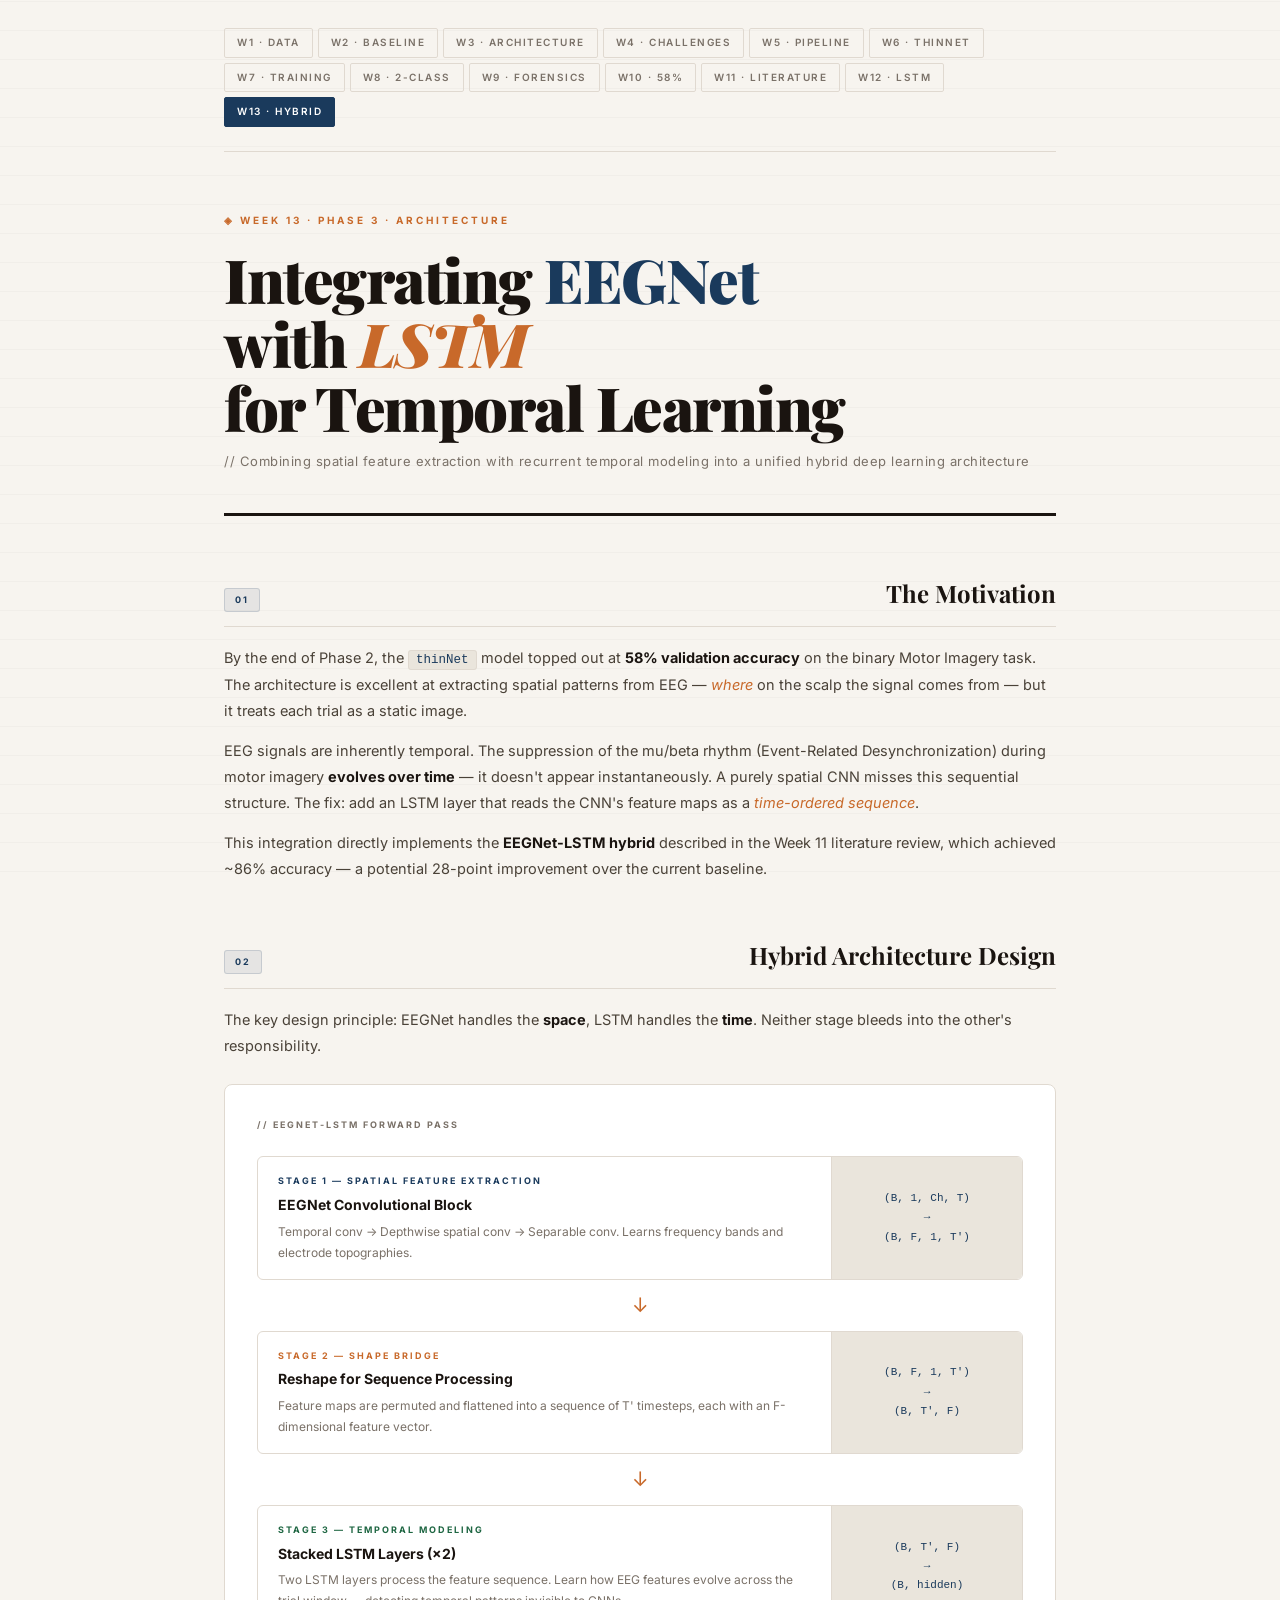
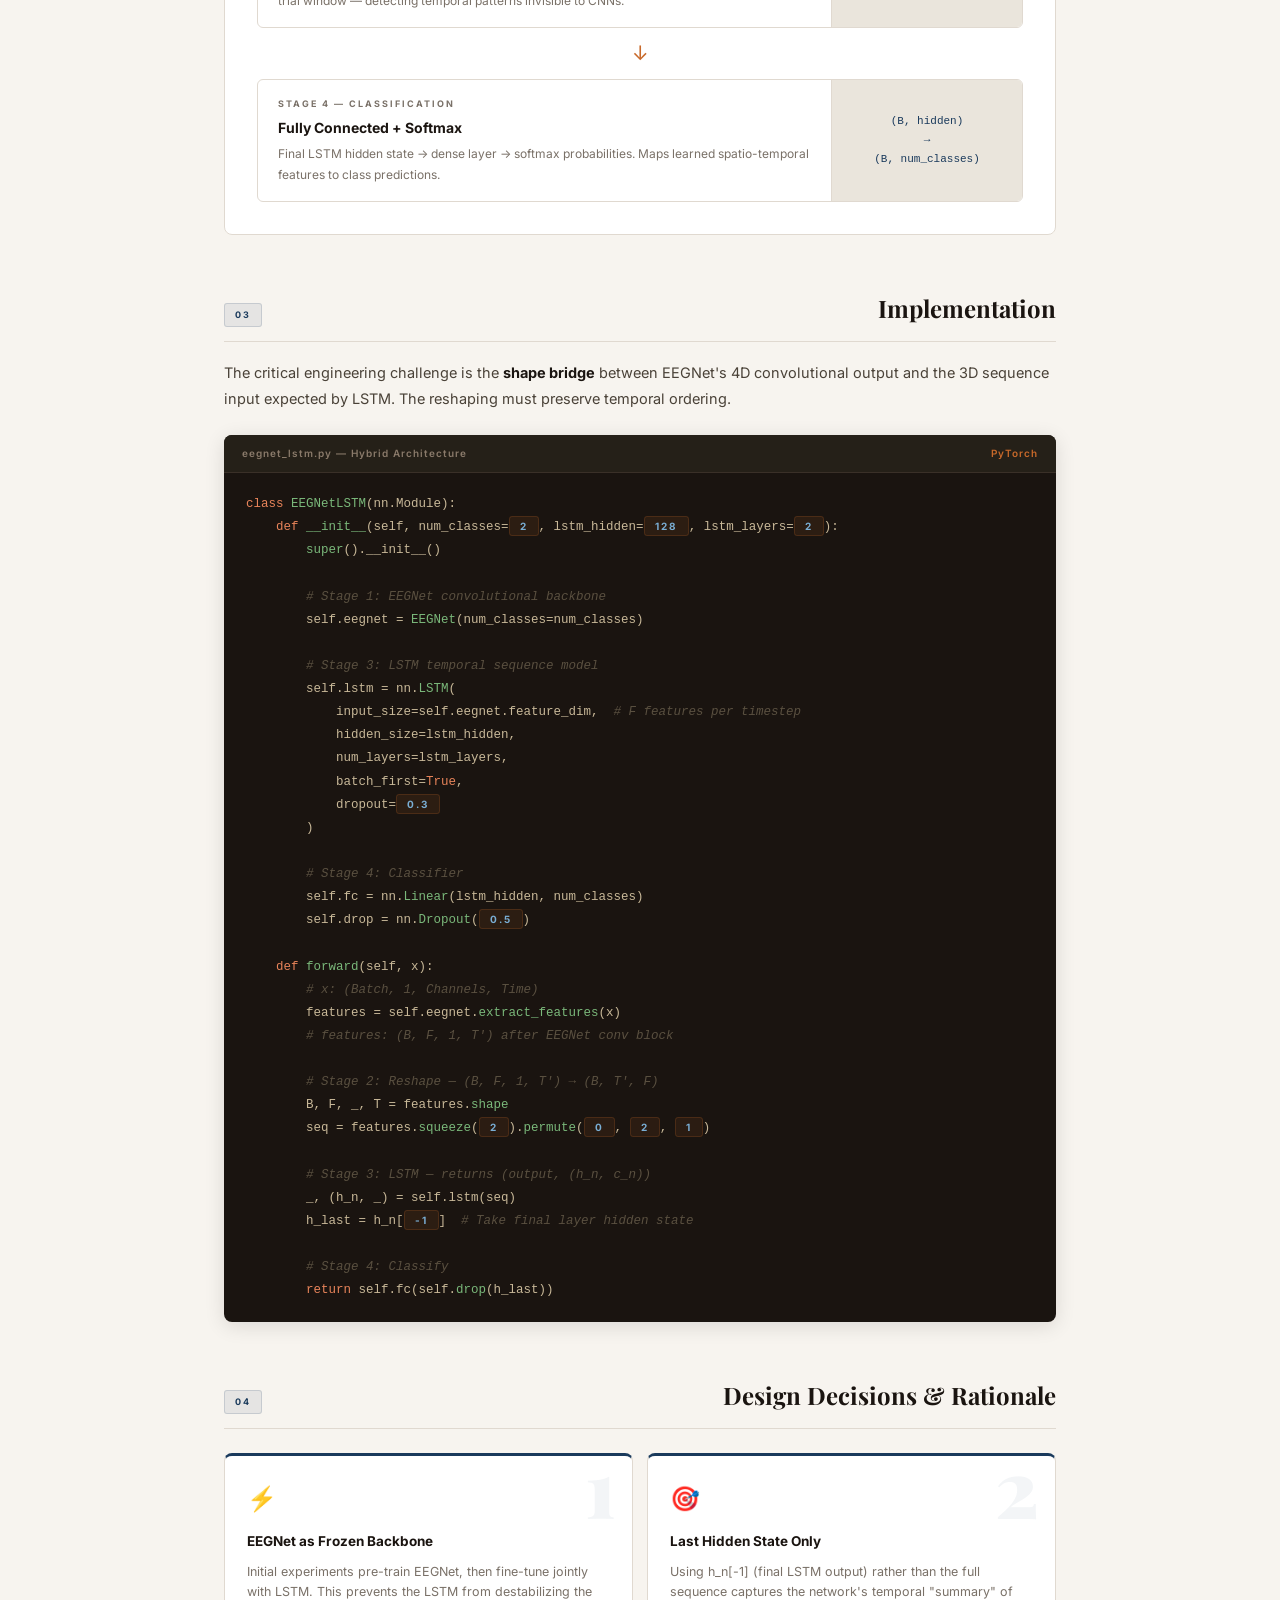
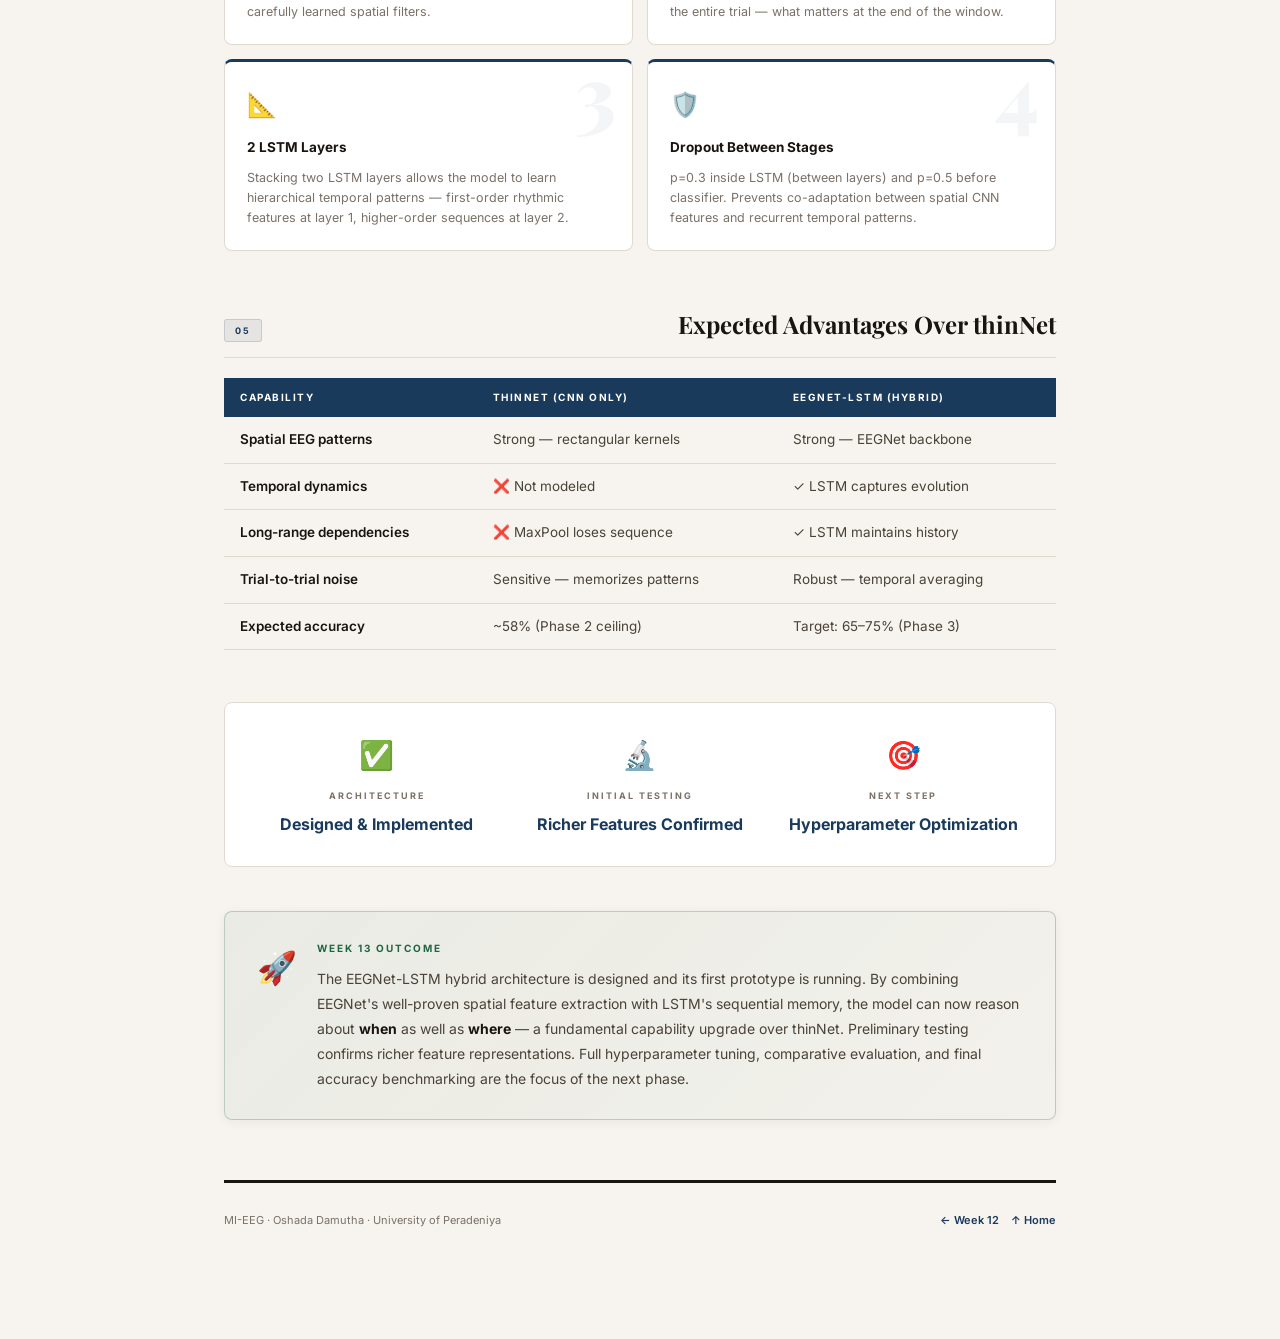
<file: week13.html>
<!DOCTYPE html>
<html lang="en">
<head>
<meta charset="UTF-8">
<meta name="viewport" content="width=device-width, initial-scale=1.0">
<title>Week 13 — EEGNet-LSTM Integration | MI-EEG Portfolio</title>

<link href="https://fonts.googleapis.com/css2?family=Playfair+Display:ital,wght@0,700;0,900;1,700&family=Inter:wght@300;400;500;600&display=swap" rel="stylesheet">
<style>
  /* ══════════════════════════════════════════════
     SHARED STYLESHEET — Week 11 Palette
     MI-EEG Portfolio · All Weeks
  ══════════════════════════════════════════════ */

  :root {
    --bg: #f7f4ef;
    --surface: #ffffff;
    --border: #e0d9d0;
    --accent: #1a3a5c;
    --accent2: #c8692a;
    --green: #1e6642;
    --text: #1a1410;
    --muted: #7a7168;
    --tag-bg: #eae5dc;
    --red: #b82c2c;
    --red-light: #fdf0f0;
    --green-light: #f0faf4;
    --blue: #1a3a5c;
    --surface2: #f0ece4;
  }

  * { margin: 0; padding: 0; box-sizing: border-box; }

  body {
    background: var(--bg);
    color: var(--text);
    font-family: 'Inter', sans-serif;
    line-height: 1.75;
    min-height: 100vh;
  }

  body::before {
    content: '';
    position: fixed; inset: 0;
    background: repeating-linear-gradient(0deg, transparent, transparent 28px, rgba(0,0,0,0.025) 28px, rgba(0,0,0,0.025) 29px);
    pointer-events: none; z-index: 0;
  }

  .container {
    max-width: 920px; margin: 0 auto;
    padding: 0 44px 80px; position: relative; z-index: 1;
  }

  /* ── NAV ── */
  .nav {
    display: flex; gap: 5px; flex-wrap: wrap;
    padding: 28px 0 24px;
    border-bottom: 1px solid var(--border);
    margin-bottom: 52px;
  }
  .nav a {
    font-family: 'Inter', sans-serif; font-size: 10px; font-weight: 600;
    letter-spacing: 1.5px; text-transform: uppercase; text-decoration: none;
    padding: 5px 12px; border-radius: 2px;
    border: 1px solid var(--border); color: var(--muted);
    transition: all 0.2s;
  }
  .nav a:hover { border-color: var(--accent); color: var(--accent); background: rgba(26,58,92,0.04); }
  .nav a.active { background: var(--accent); color: #fff; border-color: var(--accent); }

  /* ── HEADER ── */
  .header, header {
    margin-bottom: 56px;
    padding-bottom: 40px;
    border-bottom: 3px solid var(--text);
    animation: fadeDown 0.6s ease both;
  }

  .week-badge, .week-tag, .week-label, .phase-strip, .breadcrumb, .header-tag {
    display: inline-flex; align-items: center; gap: 8px;
    font-size: 10px; font-weight: 700; letter-spacing: 3px;
    text-transform: uppercase; color: var(--accent2);
    margin-bottom: 18px;
  }
  .week-badge::after, .week-tag::after, .issue-label::after {
    content: ''; display: inline-block;
    width: 32px; height: 2px; background: var(--accent2);
  }

  .chip-row { display: flex; gap: 8px; flex-wrap: wrap; margin-bottom: 18px; }
  .chip, .phase-badge {
    font-size: 9px; font-weight: 700; letter-spacing: 2px;
    text-transform: uppercase; padding: 4px 12px; border-radius: 20px;
    background: var(--tag-bg); color: var(--muted); border: 1px solid var(--border);
  }
  .chip.red, .chip.bad { background: var(--red-light); color: var(--red); border-color: rgba(184,44,44,0.2); }
  .chip.purple { background: rgba(26,58,92,0.08); color: var(--accent); border-color: rgba(26,58,92,0.15); }

  h1 {
    font-family: 'Playfair Display', serif;
    font-size: clamp(2.4rem, 5.5vw, 3.8rem);
    font-weight: 900; line-height: 1.05; letter-spacing: -1.5px;
    color: var(--text); margin-bottom: 12px;
  }
  h1 span, h1 em, h1 .hl, h1 .hi, h1 .red { color: var(--accent); font-style: normal; }
  h1 .hl2, h1 em { color: var(--accent2); font-style: italic; }

  .tagline, .byline, .subtitle, .header-sub {
    font-size: 13px; color: var(--muted); margin-top: 8px;
    letter-spacing: 0.5px;
  }

  .bar { height: 3px; background: linear-gradient(90deg, var(--accent2), var(--accent), transparent); border-radius: 2px; margin-top: 22px; }

  /* ── SECTIONS ── */
  .section, section {
    margin-bottom: 52px;
    animation: fadeUp 0.6s ease both;
  }
  .section:nth-child(3), section:nth-child(3) { animation-delay: 0.08s; }
  .section:nth-child(4), section:nth-child(4) { animation-delay: 0.16s; }
  .section:nth-child(5), section:nth-child(5) { animation-delay: 0.24s; }
  .section:nth-child(6), section:nth-child(6) { animation-delay: 0.32s; }

  h2 {
    font-family: 'Playfair Display', serif;
    font-size: 1.5rem; font-weight: 700; color: var(--text);
    margin-bottom: 18px; padding-bottom: 12px;
    border-bottom: 1px solid var(--border);
    display: flex; align-items: baseline; justify-content: space-between; gap: 12px;
  }
  .section-header { display: flex; align-items: center; gap: 12px; margin-bottom: 20px; }
  .section-num, .h2-num, .num {
    font-family: 'Inter', sans-serif; font-size: 10px; font-weight: 700;
    letter-spacing: 2px; color: var(--accent2);
    background: rgba(200,105,42,0.1); padding: 3px 10px;
    border-radius: 3px; border: 1px solid rgba(200,105,42,0.2);
    flex-shrink: 0;
  }
  .h2-tag, .h2-badge, .h2-pill, .pill {
    font-family: 'Inter', sans-serif; font-size: 9px; font-weight: 700;
    letter-spacing: 2px; text-transform: uppercase;
    background: rgba(26,58,92,0.08); color: var(--accent);
    border: 1px solid rgba(26,58,92,0.15); padding: 3px 10px; border-radius: 3px;
    flex-shrink: 0;
  }

  h3 { font-size: 1rem; font-weight: 700; color: var(--text); margin-bottom: 6px; }

  p { color: #4a4238; font-size: 14.5px; margin-bottom: 14px; line-height: 1.8; }
  p strong { color: var(--text); }
  p em { color: var(--accent2); font-style: italic; }

  code {
    font-family: 'Courier New', monospace; font-size: 12.5px;
    background: var(--tag-bg); color: var(--accent);
    padding: 2px 7px; border-radius: 3px;
    border: 1px solid var(--border);
  }

  /* ── PULL QUOTE ── */
  .pull-quote {
    border-left: 4px solid var(--accent2); padding: 20px 28px;
    margin: 28px 0; background: rgba(200,105,42,0.05);
    border-radius: 0 6px 6px 0;
  }
  .pull-quote p {
    font-family: 'Playfair Display', serif;
    font-size: 1.15rem; font-style: italic; color: var(--accent);
    margin: 0; line-height: 1.65;
  }

  /* ── CODE BLOCKS ── */
  .code-block, .code-wrap {
    background: #1a1410; border-radius: 8px; overflow: hidden; margin: 22px 0;
    box-shadow: 0 4px 20px rgba(26,20,16,0.12);
  }
  .code-top, .code-header, .code-bar {
    background: #252018; border-bottom: 1px solid #3a3028;
    padding: 10px 18px; display: flex; justify-content: space-between; align-items: center;
    font-family: 'Inter', sans-serif; font-size: 10px; font-weight: 600;
    letter-spacing: 1px; color: #8a7a6a;
  }
  .code-top .tag, .code-header .tag, .code-bar .lang { color: var(--accent2); }
  .code-top .file, .code-bar .file { color: #8a7a6a; }
  pre {
    padding: 20px 22px; font-family: 'Courier New', monospace;
    font-size: 12.5px; line-height: 1.85; overflow-x: auto; color: #c8b898;
  }
  .kw { color: #e8845a; }
  .fn { color: #7ab87a; }
  .cm { color: #5a5040; font-style: italic; }
  .str { color: #d4a855; }
  .num { color: #7aaed4; }
  .ok { color: #7ab87a; }
  .err { color: #c85858; text-decoration: line-through; opacity: 0.7; }

  /* ── SHAPE FLOW ── */
  .shape-flow {
    display: flex; align-items: center; gap: 12px; flex-wrap: wrap;
    background: var(--surface); border: 1px solid var(--border);
    border-radius: 8px; padding: 24px 28px; margin: 22px 0;
    box-shadow: 0 2px 12px rgba(26,20,16,0.06);
  }
  .shape-box {
    background: var(--tag-bg); border: 1px solid var(--border);
    border-radius: 6px; padding: 14px 20px; text-align: center;
    transition: border-color 0.2s;
  }
  .shape-box:hover { border-color: var(--accent2); }
  .shape-box .lbl {
    font-size: 9px; font-weight: 700; letter-spacing: 2px;
    text-transform: uppercase; color: var(--muted); margin-bottom: 6px;
  }
  .shape-box .dims {
    font-family: 'Courier New', monospace; font-size: 13px;
    color: var(--accent); font-weight: 700;
  }
  .shape-arrow { color: var(--accent2); font-size: 22px; font-weight: 700; }

  /* ── CHANNEL GRID ── */
  .ch-grid {
    display: grid; grid-template-columns: repeat(auto-fill, minmax(100px, 1fr));
    gap: 10px; margin: 20px 0;
  }
  .ch-chip {
    background: var(--surface); border: 1px solid var(--border);
    border-radius: 6px; padding: 10px 12px; text-align: center;
    font-family: 'Courier New', monospace; font-size: 13px;
    color: var(--accent); font-weight: 700;
    transition: all 0.2s;
  }
  .ch-chip:hover { border-color: var(--accent); background: rgba(26,58,92,0.04); }
  .ch-sub { font-size: 9px; color: var(--muted); margin-top: 3px; letter-spacing: 1px; font-family: 'Inter', sans-serif; font-weight: 600; text-transform: uppercase; }

  /* ── ARCHITECTURE LIST ── */
  .arch-list { display: flex; flex-direction: column; margin: 20px 0; border: 1px solid var(--border); border-radius: 8px; overflow: hidden; }
  .arch-item { display: flex; border-bottom: 1px solid var(--border); }
  .arch-item:last-child { border-bottom: none; }
  .arch-label {
    width: 160px; background: var(--tag-bg); padding: 14px 16px;
    font-size: 11px; font-weight: 600; letter-spacing: 1px;
    text-transform: uppercase; color: var(--muted);
    border-right: 1px solid var(--border); flex-shrink: 0;
    display: flex; align-items: center;
  }
  .arch-val { padding: 14px 18px; font-size: 13.5px; color: var(--text); font-weight: 500; display: flex; align-items: center; }

  /* ── PHILOSOPHY CARDS ── */
  .phil-grid { display: grid; grid-template-columns: 1fr 1fr; gap: 14px; margin: 20px 0; }
  .phil-card {
    background: var(--surface); border: 1px solid var(--border);
    border-radius: 8px; padding: 22px; transition: all 0.2s;
    border-top: 3px solid var(--accent);
  }
  .phil-card:hover { transform: translateY(-2px); box-shadow: 0 6px 20px rgba(26,20,16,0.08); }
  .phil-card .icon { font-size: 24px; margin-bottom: 10px; }
  .phil-card h3 { font-size: 14px; font-weight: 700; margin-bottom: 6px; }
  .phil-card p { font-size: 13px; margin: 0; }

  /* ── LAYER STACK ── */
  .layer-stack { display: flex; flex-direction: column; margin: 22px 0; border: 1px solid var(--border); border-radius: 8px; overflow: hidden; }
  .layer { display: flex; border-bottom: 1px solid var(--border); transition: background 0.2s; }
  .layer:last-child { border-bottom: none; }
  .layer:hover { background: rgba(26,58,92,0.03); }
  .layer-icon { width: 54px; background: var(--tag-bg); display: flex; align-items: center; justify-content: center; font-size: 20px; border-right: 1px solid var(--border); padding: 16px; flex-shrink: 0; }
  .layer-body { flex: 1; padding: 16px 20px; }
  .layer-type { font-size: 9px; font-weight: 700; letter-spacing: 2px; text-transform: uppercase; margin-bottom: 4px; color: var(--accent2); }
  .t-filter .layer-type { color: var(--accent); }
  .s-filter .layer-type { color: var(--accent2); }
  .layer-spec { font-size: 13.5px; font-weight: 600; color: var(--text); }
  .layer-note { font-size: 12px; color: var(--muted); margin-top: 3px; }

  /* ── ACCURACY CARDS ── */
  .acc-grid, .fail-grid { display: grid; grid-template-columns: 1fr 1fr; gap: 16px; margin: 24px 0; }
  .acc-card, .fail-card {
    border-radius: 8px; padding: 28px 24px; text-align: center;
    border: 2px solid var(--border);
  }
  .acc-card.good, .fail-card.ok {
    background: var(--green-light); border-color: rgba(30,102,66,0.3);
  }
  .acc-card.bad, .fail-card.bad {
    background: var(--red-light); border-color: rgba(184,44,44,0.3);
  }
  .acc-label, .fail-label {
    font-size: 9px; font-weight: 700; letter-spacing: 2px; text-transform: uppercase; margin-bottom: 8px;
  }
  .acc-card.good .acc-label, .fail-card.ok .fail-label { color: var(--green); }
  .acc-card.bad .acc-label, .fail-card.bad .fail-label { color: var(--red); }
  .acc-num, .fail-num {
    font-family: 'Playfair Display', serif; font-size: 3.5rem;
    font-weight: 900; letter-spacing: -3px; line-height: 1;
  }
  .acc-card.good .acc-num, .fail-card.ok .fail-num { color: var(--green); }
  .acc-card.bad .acc-num, .fail-card.bad .fail-num { color: var(--red); }
  .acc-note, .fail-note { font-size: 12px; color: var(--muted); margin-top: 6px; }

  /* ── INSIGHT / CALLOUT ── */
  .insight, .callout, .hard-problem {
    background: var(--surface); border: 2px solid var(--border);
    border-left: 5px solid var(--accent2);
    border-radius: 0 8px 8px 0; padding: 28px 32px; margin-top: 40px;
  }
  .insight h3, .callout-title, .hard-problem h3 {
    font-size: 10px; font-weight: 700; letter-spacing: 2px;
    text-transform: uppercase; color: var(--accent2); margin-bottom: 10px;
  }
  .insight p, .callout p, .hard-problem p { margin: 0; font-size: 14.5px; }
  .hard-problem .term {
    font-family: 'Playfair Display', serif; font-size: 1.6rem;
    font-weight: 700; color: var(--accent); display: block; margin: 8px 0 12px;
  }

  /* ── OUTCOME BANNER ── */
  .outcome, .result-banner {
    background: linear-gradient(135deg, rgba(30,102,66,0.06), rgba(30,102,66,0.02));
    border: 1px solid rgba(30,102,66,0.25); border-radius: 8px;
    padding: 28px 32px; display: flex; gap: 20px; align-items: flex-start;
    margin-top: 44px;
    box-shadow: 0 2px 12px rgba(26,20,16,0.06);
  }
  .outcome-icon, .icon { font-size: 32px; flex-shrink: 0; }
  .outcome h3, .result-banner h3 {
    font-size: 10px; font-weight: 700; letter-spacing: 2px;
    text-transform: uppercase; color: var(--green); margin-bottom: 8px;
  }
  .outcome p, .result-banner p { margin: 0; font-size: 14px; }

  /* ── HYPOTHESIS FLOW ── */
  .hyp-flow {
    display: flex; align-items: stretch; margin: 22px 0;
    border: 1px solid var(--border); border-radius: 8px; overflow: hidden;
  }
  .hyp-step { flex: 1; padding: 22px; text-align: center; }
  .hyp-step:not(:last-child) { border-right: 1px solid var(--border); }
  .hyp-step.train { background: var(--green-light); }
  .hyp-step.test { background: var(--red-light); }
  .step-label { font-size: 9px; font-weight: 700; letter-spacing: 2px; text-transform: uppercase; margin-bottom: 6px; }
  .hyp-step.train .step-label { color: var(--green); }
  .hyp-step.test .step-label { color: var(--red); }
  .step-val { font-size: 14px; font-weight: 700; color: var(--text); }
  .step-note { font-size: 12px; color: var(--muted); margin-top: 4px; }
  .hyp-sep { width: 50px; background: var(--tag-bg); display: flex; align-items: center; justify-content: center; font-size: 22px; color: var(--accent2); border-left: 1px solid var(--border); border-right: 1px solid var(--border); }

  /* ── ROOT CAUSE LIST ── */
  .cause-list { display: flex; flex-direction: column; gap: 12px; margin: 20px 0; }
  .cause-item {
    display: flex; gap: 16px; align-items: flex-start;
    background: var(--surface); border: 1px solid var(--border); border-radius: 8px; padding: 18px 20px;
    transition: border-color 0.2s;
  }
  .cause-item:hover { border-color: var(--accent2); }
  .cause-num {
    font-size: 10px; font-weight: 700; color: var(--accent2);
    background: rgba(200,105,42,0.1); padding: 4px 10px;
    border-radius: 3px; flex-shrink: 0;
  }
  .cause-body h3 { font-size: 14px; font-weight: 700; margin-bottom: 4px; }
  .cause-body p { font-size: 13px; margin: 0; }

  /* ── STRATEGY CARDS ── */
  .strategy-cards { display: grid; grid-template-columns: 1fr 1fr; gap: 16px; margin: 20px 0; }
  .strat-card {
    padding: 22px; border: 2px solid var(--border); border-radius: 8px; background: var(--surface);
  }
  .strat-card.old { background: var(--red-light); border-color: rgba(184,44,44,0.25); }
  .strat-card.new { background: var(--green-light); border-color: rgba(30,102,66,0.25); }
  .strat-tag { font-size: 9px; font-weight: 700; letter-spacing: 2px; text-transform: uppercase; margin-bottom: 8px; display: block; }
  .strat-card.old .strat-tag { color: var(--red); }
  .strat-card.new .strat-tag { color: var(--green); }
  .strat-card h3 { font-size: 14px; font-weight: 700; margin-bottom: 8px; }
  .strat-result { margin-top: 12px; padding: 8px 12px; border-radius: 4px; font-size: 12px; font-weight: 600; }
  .strat-card.old .strat-result { background: rgba(184,44,44,0.1); color: var(--red); }
  .strat-card.new .strat-result { background: rgba(30,102,66,0.1); color: var(--green); }
  .strat-card p { font-size: 13px; color: var(--muted); margin: 0; line-height: 1.6; }

  /* ── PIPELINE STEPS ── */
  .pipeline { display: flex; flex-direction: column; margin: 20px 0; }
  .pipe-step { display: grid; grid-template-columns: 50px 1fr; gap: 18px; padding: 18px 0; border-bottom: 1px solid var(--border); }
  .pipe-step:last-child { border-bottom: none; }
  .pipe-num { font-family: 'Playfair Display', serif; font-size: 1.5rem; font-weight: 700; color: var(--accent2); line-height: 1.1; }
  .pipe-content h3 { font-size: 14px; font-weight: 700; margin-bottom: 4px; }
  .pipe-content p { font-size: 13px; color: var(--muted); margin: 0; line-height: 1.6; }

  /* ── COMPARE TABLE ── */
  .compare-table, .tuning-table, .results-table, .adv-table {
    width: 100%; border-collapse: collapse; margin: 20px 0; font-size: 13.5px;
  }
  .compare-table th, .tuning-table th, .results-table th, .adv-table th {
    background: var(--accent); color: #fff;
    padding: 11px 16px; text-align: left;
    font-size: 10px; font-weight: 700; letter-spacing: 1.5px; text-transform: uppercase;
  }
  .compare-table td, .tuning-table td, .results-table td, .adv-table td {
    padding: 11px 16px; border-bottom: 1px solid var(--border); color: #4a4238;
  }
  .compare-table td:first-child, .adv-table td:first-child { font-weight: 600; color: var(--text); }
  .compare-table tr:hover td, .tuning-table tr:hover td, .results-table tr:hover td, .adv-table tr:hover td {
    background: rgba(26,58,92,0.03);
  }
  .compare-table tr:last-child td, .results-table tr:last-child td { border-bottom: none; }

  .badge { display: inline-block; padding: 2px 8px; font-size: 10px; font-weight: 700; border-radius: 3px; }
  .badge.good, .badge.best { background: rgba(30,102,66,0.1); color: var(--green); }
  .badge.bad { background: var(--red-light); color: var(--red); }
  .badge.mid { background: rgba(26,58,92,0.1); color: var(--accent); }

  /* ── BINARY VISUAL ── */
  .binary-visual { display: grid; grid-template-columns: 1fr 1fr; gap: 16px; margin: 20px 0; }
  .class-card {
    background: var(--surface); border: 1px solid var(--border); border-radius: 8px;
    padding: 24px; position: relative; overflow: hidden; text-align: center;
    border-bottom: 4px solid var(--border);
  }
  .class-card.left-class { border-bottom-color: var(--accent); }
  .class-card.right-class { border-bottom-color: var(--accent2); }
  .class-num { font-family: 'Playfair Display', serif; font-size: 4rem; font-weight: 900; opacity: 0.07; position: absolute; top: 8px; right: 16px; color: var(--text); }
  .class-label { font-size: 13px; font-weight: 700; text-transform: uppercase; letter-spacing: 1px; margin-bottom: 6px; }
  .class-card.left-class .class-label { color: var(--accent); }
  .class-card.right-class .class-label { color: var(--accent2); }
  .class-desc { font-size: 12.5px; color: var(--muted); line-height: 1.6; }
  .class-hz { display: inline-block; margin-top: 10px; padding: 3px 10px; border: 1px solid var(--border); font-size: 11px; color: var(--muted); border-radius: 3px; }

  /* ── CONFUSION MATRIX ── */
  .cm-grid { display: grid; grid-template-columns: 60px 1fr 1fr; grid-template-rows: 40px 1fr 1fr; gap: 2px; margin: 20px 0; max-width: 320px; }
  .cm-header { background: var(--tag-bg); display: flex; align-items: center; justify-content: center; font-size: 9px; font-weight: 700; letter-spacing: 1px; text-transform: uppercase; color: var(--muted); }
  .cm-cell { background: var(--surface); border: 1px solid var(--border); padding: 16px; text-align: center; border-radius: 4px; }
  .cm-cell.tp, .cm-cell.tn { border-color: rgba(30,102,66,0.3); background: var(--green-light); }
  .cm-cell.fp, .cm-cell.fn-cell { border-color: rgba(184,44,44,0.2); background: var(--red-light); }
  .cm-val { font-family: 'Playfair Display', serif; font-size: 1.4rem; font-weight: 900; }
  .cm-cell.tp .cm-val, .cm-cell.tn .cm-val { color: var(--green); }
  .cm-cell.fp .cm-val, .cm-cell.fn-cell .cm-val { color: var(--red); opacity: 0.7; }
  .cm-name { font-size: 10px; color: var(--muted); margin-top: 2px; }

  /* ── METRICS ROW ── */
  .metrics { display: grid; grid-template-columns: repeat(4, 1fr); gap: 12px; margin: 20px 0; }
  .metric { background: var(--surface); border: 1px solid var(--border); border-radius: 6px; padding: 18px 12px; text-align: center; border-top: 3px solid var(--accent); }
  .metric-val { font-family: 'Playfair Display', serif; font-size: 1.6rem; font-weight: 700; color: var(--accent); display: block; }
  .metric-label { font-size: 9px; font-weight: 700; letter-spacing: 1.5px; text-transform: uppercase; color: var(--muted); margin-top: 4px; }

  /* ── FIX DIAGRAM ── */
  .fix-diagram { display: grid; grid-template-columns: 1fr 60px 1fr; align-items: center; margin: 24px 0; }
  .fix-box { background: var(--surface); border: 1px solid var(--border); border-radius: 8px; padding: 22px; }
  .fix-box.wrong { border-color: rgba(184,44,44,0.3); background: var(--red-light); }
  .fix-box.right { border-color: rgba(30,102,66,0.3); background: var(--green-light); }
  .fix-tag { font-size: 9px; font-weight: 700; letter-spacing: 2px; text-transform: uppercase; margin-bottom: 8px; display: block; }
  .fix-box.wrong .fix-tag { color: var(--red); }
  .fix-box.right .fix-tag { color: var(--green); }
  .fix-box h3 { font-size: 14px; font-weight: 700; margin-bottom: 6px; }
  .fix-box p { font-size: 13px; color: var(--muted); margin: 0; }
  .arrow-mid { text-align: center; font-size: 1.8rem; color: var(--accent2); font-weight: 700; }

  /* ── MODEL GRID ── */
  .model-grid { display: grid; grid-template-columns: 1fr 1fr; gap: 20px; margin: 24px 0; }
  .model-card { background: var(--surface); border: 1px solid var(--border); padding: 24px; border-radius: 8px; position: relative; overflow: hidden; }
  .model-card::before { content: ''; position: absolute; top: 0; left: 0; right: 0; height: 4px; }
  .model-card.lstm::before { background: var(--accent); }
  .model-card.hybrid::before { background: var(--accent2); }
  .model-tag { font-size: 9px; font-weight: 700; letter-spacing: 2px; text-transform: uppercase; margin-bottom: 10px; }
  .model-card.lstm .model-tag { color: var(--accent); }
  .model-card.hybrid .model-tag { color: var(--accent2); }
  .model-card h3 { font-family: 'Playfair Display', serif; font-size: 1.15rem; font-weight: 700; margin-bottom: 10px; }
  .model-card p { font-size: 13px; margin-bottom: 10px; }
  .model-acc { display: flex; align-items: baseline; gap: 8px; margin-top: 14px; padding-top: 12px; border-top: 1px solid var(--border); }
  .acc-big { font-family: 'Playfair Display', serif; font-size: 2.2rem; font-weight: 700; }
  .model-card.lstm .acc-big { color: var(--accent); }
  .model-card.hybrid .acc-big { color: var(--accent2); }
  .acc-label { font-size: 11px; color: var(--muted); }

  /* ── DATASET CARDS ── */
  .dataset-row { display: grid; grid-template-columns: 1fr 1fr; gap: 16px; margin: 22px 0; }
  .dataset-card { background: var(--surface); border: 1px solid var(--border); border-radius: 8px; padding: 22px; border-left: 4px solid var(--accent); }
  .ds-label { font-size: 9px; font-weight: 700; letter-spacing: 2px; text-transform: uppercase; color: var(--muted); margin-bottom: 8px; }
  .dataset-card h3 { font-family: 'Playfair Display', serif; font-size: 1.05rem; font-weight: 700; margin-bottom: 10px; }
  .dataset-card ul { padding-left: 18px; font-size: 13px; color: #4a4238; }
  .dataset-card li { margin-bottom: 5px; }

  /* ── LSTM CELL DIAGRAM ── */
  .cell-diagram { background: var(--surface); border: 1px solid var(--border); border-radius: 8px; padding: 32px; margin: 24px 0; }
  .cell-label { font-size: 9px; font-weight: 700; letter-spacing: 2px; text-transform: uppercase; color: var(--muted); margin-bottom: 24px; }
  .gates-row { display: grid; grid-template-columns: repeat(3, 1fr); gap: 12px; margin-bottom: 16px; }
  .gate-box { background: var(--tag-bg); border: 1px solid var(--border); border-radius: 6px; padding: 18px 14px; text-align: center; transition: border-color 0.2s; }
  .gate-box:hover { border-color: var(--accent2); }
  .gate-icon { font-size: 22px; margin-bottom: 8px; }
  .gate-name { font-size: 9px; font-weight: 700; letter-spacing: 1.5px; text-transform: uppercase; color: var(--accent); margin-bottom: 6px; }
  .gate-desc { font-size: 12px; color: var(--muted); line-height: 1.55; }
  .state-row { display: grid; grid-template-columns: 1fr 1fr; gap: 12px; }
  .state-box { background: var(--tag-bg); border: 1px solid var(--border); border-radius: 6px; padding: 16px; display: flex; gap: 14px; align-items: flex-start; }
  .s-icon { font-size: 20px; flex-shrink: 0; }
  .s-name { font-size: 9px; font-weight: 700; letter-spacing: 1px; text-transform: uppercase; color: var(--accent2); margin-bottom: 4px; }
  .s-desc { font-size: 12px; color: var(--muted); line-height: 1.55; }

  /* ── COMPARE COLUMNS ── */
  .compare { display: grid; grid-template-columns: 1fr 1fr 1fr; gap: 12px; margin: 24px 0; }
  .compare-col { background: var(--surface); border: 1px solid var(--border); border-radius: 8px; overflow: hidden; }
  .compare-col .col-header { padding: 12px 16px; font-size: 10px; font-weight: 700; letter-spacing: 1.5px; text-transform: uppercase; }
  .compare-col.rnn .col-header { background: var(--red-light); color: var(--red); border-bottom: 1px solid rgba(184,44,44,0.2); }
  .compare-col.lstm .col-header { background: rgba(26,58,92,0.08); color: var(--accent); border-bottom: 1px solid rgba(26,58,92,0.1); }
  .compare-col.gru .col-header { background: var(--tag-bg); color: var(--muted); border-bottom: 1px solid var(--border); }
  .compare-col .col-body { padding: 14px; }
  .compare-col .col-item { font-size: 12.5px; color: var(--muted); margin-bottom: 8px; padding-left: 12px; border-left: 2px solid var(--border); }
  .compare-col.lstm .col-item { border-left-color: var(--accent); color: #4a4238; }

  /* ── APPS GRID ── */
  .apps-grid { display: grid; grid-template-columns: repeat(2, 1fr); gap: 12px; margin: 24px 0; }
  .app-card { background: var(--surface); border: 1px solid var(--border); border-radius: 8px; padding: 18px 20px; display: flex; gap: 14px; align-items: flex-start; transition: all 0.2s; }
  .app-card:hover { border-color: var(--accent2); transform: translateY(-1px); }
  .app-icon { font-size: 22px; flex-shrink: 0; }
  .app-title { font-size: 13px; font-weight: 700; color: var(--text); margin-bottom: 4px; }
  .app-desc { font-size: 12px; color: var(--muted); line-height: 1.55; }

  /* ── ARCH PIPELINE (week13) ── */
  .arch-pipeline { background: var(--surface); border: 1px solid var(--border); border-radius: 8px; padding: 32px; margin: 24px 0; }
  .pipe-label { font-size: 9px; font-weight: 700; letter-spacing: 2px; text-transform: uppercase; color: var(--muted); margin-bottom: 24px; }
  .pipe-stages { display: flex; flex-direction: column; gap: 4px; }
  .pipe-stage { display: grid; grid-template-columns: 3fr 1fr; border: 1px solid var(--border); border-radius: 6px; overflow: hidden; transition: border-color 0.2s; }
  .pipe-stage:hover { border-color: var(--accent); }
  .pipe-main { padding: 16px 20px; }
  .pipe-type { font-size: 9px; font-weight: 700; letter-spacing: 2px; text-transform: uppercase; margin-bottom: 4px; color: var(--accent2); }
  .stage-eegnet .pipe-type { color: var(--accent); }
  .stage-reshape .pipe-type { color: var(--accent2); }
  .stage-lstm .pipe-type { color: var(--green); }
  .stage-fc .pipe-type { color: var(--muted); }
  .pipe-name { font-size: 14px; font-weight: 700; color: var(--text); }
  .pipe-detail { font-size: 12px; color: var(--muted); margin-top: 3px; }
  .pipe-side { padding: 16px; display: flex; align-items: center; justify-content: center; font-family: 'Courier New', monospace; font-size: 11px; text-align: center; border-left: 1px solid var(--border); color: var(--accent); background: var(--tag-bg); }
  .pipe-arrow { text-align: center; color: var(--accent2); font-size: 20px; padding: 4px 0; }

  /* ── RATIONALE CARDS ── */
  .rationale-grid { display: grid; grid-template-columns: 1fr 1fr; gap: 14px; margin: 24px 0; }
  .rationale-card { background: var(--surface); border: 1px solid var(--border); border-radius: 8px; padding: 22px; transition: all 0.2s; position: relative; overflow: hidden; border-top: 3px solid var(--accent); }
  .rationale-card:hover { transform: translateY(-2px); box-shadow: 0 6px 20px rgba(26,20,16,0.08); }
  .rationale-card::before { content: attr(data-num); position: absolute; top: -10px; right: 16px; font-size: 5rem; font-weight: 900; color: rgba(26,58,92,0.05); font-family: 'Playfair Display', serif; line-height: 1; }
  .rc-icon { font-size: 24px; margin-bottom: 10px; }
  .rc-title { font-size: 13.5px; font-weight: 700; color: var(--text); margin-bottom: 8px; }
  .rc-desc { font-size: 12.5px; color: var(--muted); line-height: 1.6; }

  /* ── STATUS BANNER ── */
  .status-banner { background: var(--surface); border: 1px solid var(--border); border-radius: 8px; padding: 28px 32px; margin-top: 40px; display: grid; grid-template-columns: 1fr 1fr 1fr; gap: 24px; }
  .status-item { text-align: center; }
  .status-icon { font-size: 28px; margin-bottom: 8px; }
  .status-label { font-size: 9px; font-weight: 700; letter-spacing: 2px; text-transform: uppercase; color: var(--muted); margin-bottom: 6px; }
  .status-val { font-size: 1rem; font-weight: 700; color: var(--accent); }

  /* ── CONCLUSION ── */
  .conclusion {
    background: var(--accent); color: #fff;
    padding: 36px 40px; border-radius: 8px; margin-top: 48px;
  }
  .conclusion .c-label { font-size: 10px; font-weight: 700; letter-spacing: 3px; text-transform: uppercase; opacity: 0.6; margin-bottom: 12px; }
  .conclusion h3 { font-family: 'Playfair Display', serif; font-size: 1.5rem; font-weight: 700; margin-bottom: 12px; }
  .conclusion p { color: rgba(255,255,255,0.8); font-size: 14px; margin: 0; }

  /* ── REG GRID (week3) ── */
  .reg-grid { display: grid; grid-template-columns: 1fr 1fr; gap: 14px; margin: 20px 0; }
  .reg-card { background: var(--surface); border: 1px solid var(--border); border-left: 4px solid var(--accent); border-radius: 0 8px 8px 0; padding: 18px 20px; }
  .reg-card h3 { font-size: 13.5px; font-weight: 700; display: flex; gap: 8px; align-items: center; margin-bottom: 6px; }
  .reg-card .step { font-size: 9px; font-weight: 700; color: var(--accent2); background: rgba(200,105,42,0.1); padding: 2px 8px; border-radius: 3px; }
  .reg-card p { font-size: 13px; margin: 0; }

  /* ── STATS ROW ── */
  .stats-row { display: grid; grid-template-columns: repeat(3, 1fr); gap: 16px; padding: 32px 0; }
  .stat-card { background: var(--surface); border: 1px solid var(--border); border-radius: 8px; padding: 22px; border-top: 3px solid var(--accent); }
  .stat-num { font-family: 'Playfair Display', serif; font-size: 2.2rem; font-weight: 700; color: var(--accent); display: block; }
  .stat-label { font-size: 9px; font-weight: 700; letter-spacing: 1.5px; text-transform: uppercase; color: var(--muted); margin-top: 4px; }
  .stat-card:nth-child(2) .stat-num { color: var(--accent2); }
  .stat-card:nth-child(2) { border-top-color: var(--accent2); }
  .stat-card:nth-child(3) .stat-num { color: var(--green); }
  .stat-card:nth-child(3) { border-top-color: var(--green); }

  /* ── INSIGHTS GRID (week6) ── */
  .insights { display: grid; grid-template-columns: 1fr 1fr; gap: 16px; margin: 24px 0; }
  .insight-card { background: var(--surface); border: 1px solid var(--border); border-radius: 8px; padding: 22px; }
  .insight-icon { font-size: 22px; margin-bottom: 10px; }

  /* ── ARCH DIAGRAM (week6) ── */
  .arch-diagram { background: var(--surface); border: 1px solid var(--border); border-radius: 8px; padding: 32px; margin: 24px 0; }
  .arch-title { font-size: 9px; font-weight: 700; letter-spacing: 2px; text-transform: uppercase; color: var(--muted); margin-bottom: 24px; }
  .layer-flow { display: flex; flex-direction: column; gap: 8px; align-items: center; }
  .layer-box { width: 100%; max-width: 500px; padding: 12px 20px; border: 1px solid var(--border); border-radius: 6px; display: flex; justify-content: space-between; align-items: center; font-size: 14px; transition: all 0.2s; background: var(--surface); }
  .layer-box:hover { border-color: var(--accent); background: rgba(26,58,92,0.03); }
  .layer-box.temporal { border-color: rgba(26,58,92,0.3); background: rgba(26,58,92,0.03); }
  .layer-box.spatial { border-color: rgba(200,105,42,0.3); background: rgba(200,105,42,0.03); }
  .layer-box.pool { border-color: rgba(30,102,66,0.3); background: rgba(30,102,66,0.03); }
  .layer-name { font-weight: 700; color: var(--text); }
  .layer-detail { font-family: 'Courier New', monospace; font-size: 12px; color: var(--muted); }
  .arrow { color: var(--accent2); font-size: 18px; }

  /* ── FOOTER ── */
  .footer, footer {
    margin-top: 60px; padding: 28px 0;
    border-top: 3px solid var(--text);
    display: flex; justify-content: space-between; align-items: center;
    font-size: 11px; color: var(--muted);
  }
  .footer-nav, .nav-links { display: flex; gap: 16px; }
  .footer-nav a, .nav-links a, footer a { color: var(--accent); text-decoration: none; font-weight: 600; }
  .footer-nav a:hover, .nav-links a:hover, footer a:hover { color: var(--accent2); }

  /* ── ANIMATIONS ── */
  @keyframes fadeDown { from { opacity: 0; transform: translateY(-12px); } to { opacity: 1; transform: translateY(0); } }
  @keyframes fadeUp { from { opacity: 0; transform: translateY(14px); } to { opacity: 1; transform: translateY(0); } }

  /* ── RESPONSIVE ── */
  @media (max-width: 640px) {
    .container { padding: 0 20px 60px; }
    h1 { font-size: 2.2rem; }
    .phil-grid, .reg-grid, .acc-grid, .fail-grid, .strategy-cards, .model-grid, .dataset-row, .rationale-grid, .apps-grid, .binary-visual, .compare, .gates-row { grid-template-columns: 1fr; }
    .metrics { grid-template-columns: repeat(2, 1fr); }
    .stats-row { grid-template-columns: 1fr 1fr; }
    .fix-diagram { grid-template-columns: 1fr; }
    .fix-diagram .arrow-mid { display: none; }
  }

</style>
</head>
<body>
<div class="container">

  <nav class="nav">
    <a href="week1.html">W1 · Data</a>
    <a href="week2.html">W2 · Baseline</a>
    <a href="week3.html">W3 · Architecture</a>
    <a href="week4.html">W4 · Challenges</a>
    <a href="week5.html">W5 · Pipeline</a>
    <a href="week6.html">W6 · thinNet</a>
    <a href="week7.html">W7 · Training</a>
    <a href="week8.html">W8 · 2-Class</a>
    <a href="week9.html">W9 · Forensics</a>
    <a href="week10.html">W10 · 58%</a>
    <a href="week11.html">W11 · Literature</a>
    <a href="week12.html">W12 · LSTM</a>
    <a href="week13.html" class="active">W13 · Hybrid</a>
  </nav>

<header>
    <div class="phase-strip">◈ Week 13 · Phase 3 · Architecture</div>
    <h1>Integrating <span class="hl">EEGNet</span><br>with <span class="hl2">LSTM</span><br>for Temporal Learning</h1>
    <div class="header-sub">// Combining spatial feature extraction with recurrent temporal modeling into a unified hybrid deep learning architecture</div>
  </header>

  <!-- Section 1 -->
  <section>
    <h2><span class="h2-pill">01</span> The Motivation</h2>
    <p>By the end of Phase 2, the <code>thinNet</code> model topped out at <strong>58% validation accuracy</strong> on the binary Motor Imagery task. The architecture is excellent at extracting spatial patterns from EEG — <em>where</em> on the scalp the signal comes from — but it treats each trial as a static image.</p>
    <p>EEG signals are inherently temporal. The suppression of the mu/beta rhythm (Event-Related Desynchronization) during motor imagery <strong>evolves over time</strong> — it doesn't appear instantaneously. A purely spatial CNN misses this sequential structure. The fix: add an LSTM layer that reads the CNN's feature maps as a <em>time-ordered sequence</em>.</p>
    <p>This integration directly implements the <strong>EEGNet-LSTM hybrid</strong> described in the Week 11 literature review, which achieved ~86% accuracy — a potential 28-point improvement over the current baseline.</p>
  </section>

  <!-- Section 2: Architecture -->
  <section>
    <h2><span class="h2-pill">02</span> Hybrid Architecture Design</h2>
    <p>The key design principle: EEGNet handles the <strong>space</strong>, LSTM handles the <strong>time</strong>. Neither stage bleeds into the other's responsibility.</p>

    <div class="arch-pipeline">
      <div class="pipe-label">// EEGNet-LSTM Forward Pass</div>
      <div class="pipe-stages">

        <div class="pipe-stage stage-eegnet">
          <div class="pipe-main">
            <div class="pipe-type">Stage 1 — Spatial Feature Extraction</div>
            <div class="pipe-name">EEGNet Convolutional Block</div>
            <div class="pipe-detail">Temporal conv → Depthwise spatial conv → Separable conv. Learns frequency bands and electrode topographies.</div>
          </div>
          <div class="pipe-side">(B, 1, Ch, T)<br>→<br>(B, F, 1, T')</div>
        </div>

        <div class="pipe-arrow">↓</div>

        <div class="pipe-stage stage-reshape">
          <div class="pipe-main">
            <div class="pipe-type">Stage 2 — Shape Bridge</div>
            <div class="pipe-name">Reshape for Sequence Processing</div>
            <div class="pipe-detail">Feature maps are permuted and flattened into a sequence of T' timesteps, each with an F-dimensional feature vector.</div>
          </div>
          <div class="pipe-side">(B, F, 1, T')<br>→<br>(B, T', F)</div>
        </div>

        <div class="pipe-arrow">↓</div>

        <div class="pipe-stage stage-lstm">
          <div class="pipe-main">
            <div class="pipe-type">Stage 3 — Temporal Modeling</div>
            <div class="pipe-name">Stacked LSTM Layers (×2)</div>
            <div class="pipe-detail">Two LSTM layers process the feature sequence. Learn how EEG features evolve across the trial window — detecting temporal patterns invisible to CNNs.</div>
          </div>
          <div class="pipe-side">(B, T', F)<br>→<br>(B, hidden)</div>
        </div>

        <div class="pipe-arrow">↓</div>

        <div class="pipe-stage stage-fc">
          <div class="pipe-main">
            <div class="pipe-type">Stage 4 — Classification</div>
            <div class="pipe-name">Fully Connected + Softmax</div>
            <div class="pipe-detail">Final LSTM hidden state → dense layer → softmax probabilities. Maps learned spatio-temporal features to class predictions.</div>
          </div>
          <div class="pipe-side">(B, hidden)<br>→<br>(B, num_classes)</div>
        </div>

      </div>
    </div>
  </section>

  <!-- Section 3: Code -->
  <section>
    <h2><span class="h2-pill">03</span> Implementation</h2>
    <p>The critical engineering challenge is the <strong>shape bridge</strong> between EEGNet's 4D convolutional output and the 3D sequence input expected by LSTM. The reshaping must preserve temporal ordering.</p>

    <div class="code-block">
      <div class="code-top"><span>eegnet_lstm.py — Hybrid Architecture</span><span class="tag">PyTorch</span></div>
      <pre><span class="kw">class</span> <span class="fn">EEGNetLSTM</span>(nn.Module):
    <span class="kw">def</span> <span class="fn">__init__</span>(self, num_classes=<span class="num">2</span>, lstm_hidden=<span class="num">128</span>, lstm_layers=<span class="num">2</span>):
        <span class="fn">super</span>().__init__()

        <span class="cm"># Stage 1: EEGNet convolutional backbone</span>
        self.eegnet = <span class="fn">EEGNet</span>(num_classes=num_classes)

        <span class="cm"># Stage 3: LSTM temporal sequence model</span>
        self.lstm = nn.<span class="fn">LSTM</span>(
            input_size=self.eegnet.feature_dim,  <span class="cm"># F features per timestep</span>
            hidden_size=lstm_hidden,
            num_layers=lstm_layers,
            batch_first=<span class="kw">True</span>,
            dropout=<span class="num">0.3</span>
        )

        <span class="cm"># Stage 4: Classifier</span>
        self.fc = nn.<span class="fn">Linear</span>(lstm_hidden, num_classes)
        self.drop = nn.<span class="fn">Dropout</span>(<span class="num">0.5</span>)

    <span class="kw">def</span> <span class="fn">forward</span>(self, x):
        <span class="cm"># x: (Batch, 1, Channels, Time)</span>
        features = self.eegnet.<span class="fn">extract_features</span>(x)
        <span class="cm"># features: (B, F, 1, T') after EEGNet conv block</span>

        <span class="cm"># Stage 2: Reshape — (B, F, 1, T') → (B, T', F)</span>
        B, F, _, T = features.<span class="fn">shape</span>
        seq = features.<span class="fn">squeeze</span>(<span class="num">2</span>).<span class="fn">permute</span>(<span class="num">0</span>, <span class="num">2</span>, <span class="num">1</span>)

        <span class="cm"># Stage 3: LSTM — returns (output, (h_n, c_n))</span>
        _, (h_n, _) = self.lstm(seq)
        h_last = h_n[<span class="num">-1</span>]  <span class="cm"># Take final layer hidden state</span>

        <span class="cm"># Stage 4: Classify</span>
        <span class="kw">return</span> self.fc(self.<span class="fn">drop</span>(h_last))</pre>
    </div>
  </section>

  <!-- Section 4: Design rationale -->
  <section>
    <h2><span class="h2-pill">04</span> Design Decisions & Rationale</h2>

    <div class="rationale-grid">
      <div class="rationale-card" data-num="1">
        <div class="rc-icon">⚡</div>
        <div class="rc-title">EEGNet as Frozen Backbone</div>
        <div class="rc-desc">Initial experiments pre-train EEGNet, then fine-tune jointly with LSTM. This prevents the LSTM from destabilizing the carefully learned spatial filters.</div>
      </div>
      <div class="rationale-card" data-num="2">
        <div class="rc-icon">🎯</div>
        <div class="rc-title">Last Hidden State Only</div>
        <div class="rc-desc">Using h_n[-1] (final LSTM output) rather than the full sequence captures the network's temporal "summary" of the entire trial — what matters at the end of the window.</div>
      </div>
      <div class="rationale-card" data-num="3">
        <div class="rc-icon">📐</div>
        <div class="rc-title">2 LSTM Layers</div>
        <div class="rc-desc">Stacking two LSTM layers allows the model to learn hierarchical temporal patterns — first-order rhythmic features at layer 1, higher-order sequences at layer 2.</div>
      </div>
      <div class="rationale-card" data-num="4">
        <div class="rc-icon">🛡️</div>
        <div class="rc-title">Dropout Between Stages</div>
        <div class="rc-desc">p=0.3 inside LSTM (between layers) and p=0.5 before classifier. Prevents co-adaptation between spatial CNN features and recurrent temporal patterns.</div>
      </div>
    </div>
  </section>

  <!-- Section 5: Expected advantages -->
  <section>
    <h2><span class="h2-pill">05</span> Expected Advantages Over thinNet</h2>

    <table class="adv-table">
      <thead>
        <tr><th>Capability</th><th>thinNet (CNN only)</th><th>EEGNet-LSTM (Hybrid)</th></tr>
      </thead>
      <tbody>
        <tr><td>Spatial EEG patterns</td><td>Strong — rectangular kernels</td><td>Strong — EEGNet backbone</td></tr>
        <tr><td>Temporal dynamics</td><td>❌ Not modeled</td><td>✓ LSTM captures evolution</td></tr>
        <tr><td>Long-range dependencies</td><td>❌ MaxPool loses sequence</td><td>✓ LSTM maintains history</td></tr>
        <tr><td>Trial-to-trial noise</td><td>Sensitive — memorizes patterns</td><td>Robust — temporal averaging</td></tr>
        <tr><td>Expected accuracy</td><td>~58% (Phase 2 ceiling)</td><td>Target: 65–75% (Phase 3)</td></tr>
      </tbody>
    </table>
  </section>

  <!-- Status -->
  <div class="status-banner">
    <div class="status-item">
      <div class="status-icon">✅</div>
      <div class="status-label">Architecture</div>
      <div class="status-val">Designed & Implemented</div>
    </div>
    <div class="status-item">
      <div class="status-icon">🔬</div>
      <div class="status-label">Initial Testing</div>
      <div class="status-val">Richer Features Confirmed</div>
    </div>
    <div class="status-item">
      <div class="status-icon">🎯</div>
      <div class="status-label">Next Step</div>
      <div class="status-val">Hyperparameter Optimization</div>
    </div>
  </div>

  <!-- Outcome -->
  <div class="outcome">
    <div class="outcome-icon">🚀</div>
    <div>
      <h3>Week 13 Outcome</h3>
      <p>The EEGNet-LSTM hybrid architecture is designed and its first prototype is running. By combining EEGNet's well-proven spatial feature extraction with LSTM's sequential memory, the model can now reason about <strong>when</strong> as well as <strong>where</strong> — a fundamental capability upgrade over thinNet. Preliminary testing confirms richer feature representations. Full hyperparameter tuning, comparative evaluation, and final accuracy benchmarking are the focus of the next phase.</p>
    </div>
  </div>

  <footer>
    <span>MI-EEG · Oshada Damutha · University of Peradeniya</span>
    <div>
      <a href="week12.html">← Week 12</a>
      &nbsp;&nbsp;
      <a href="index.html">↑ Home</a>
    </div>
  </footer>

</div>
</body>
</html>
</file>
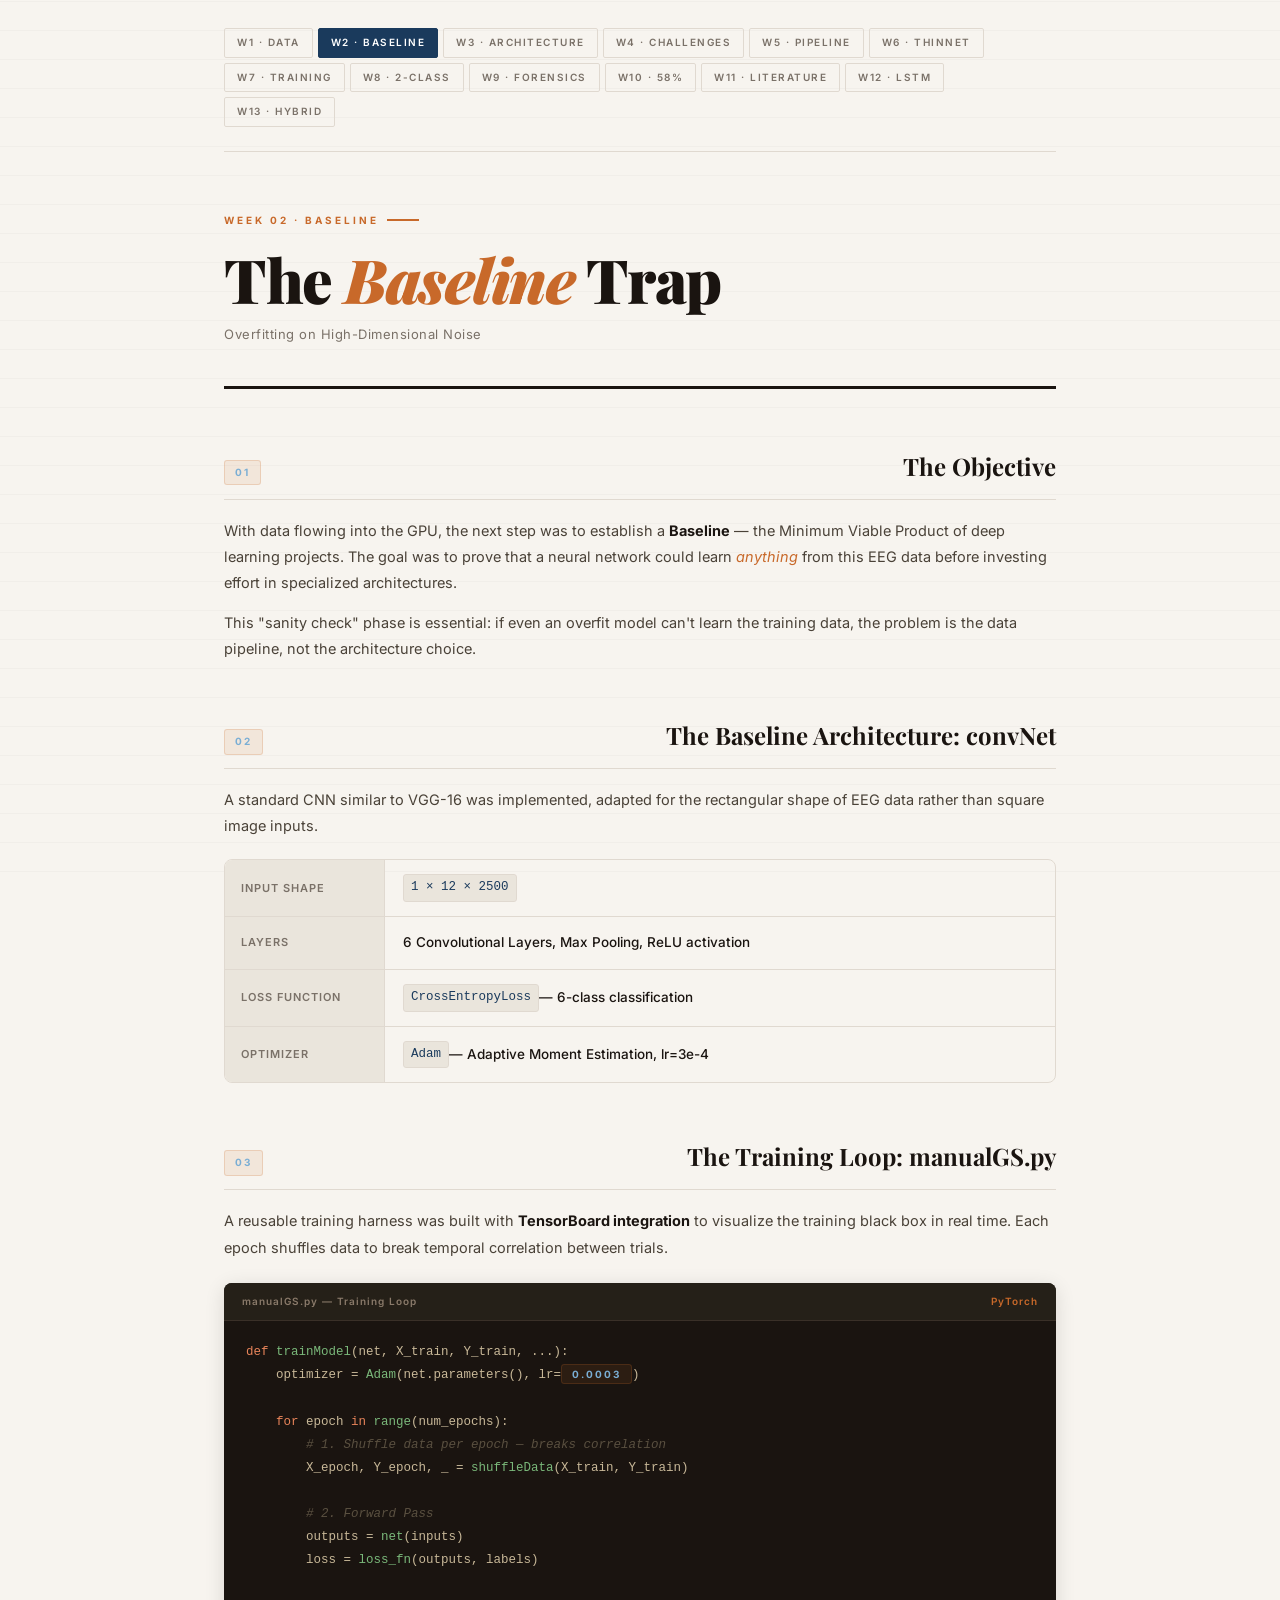
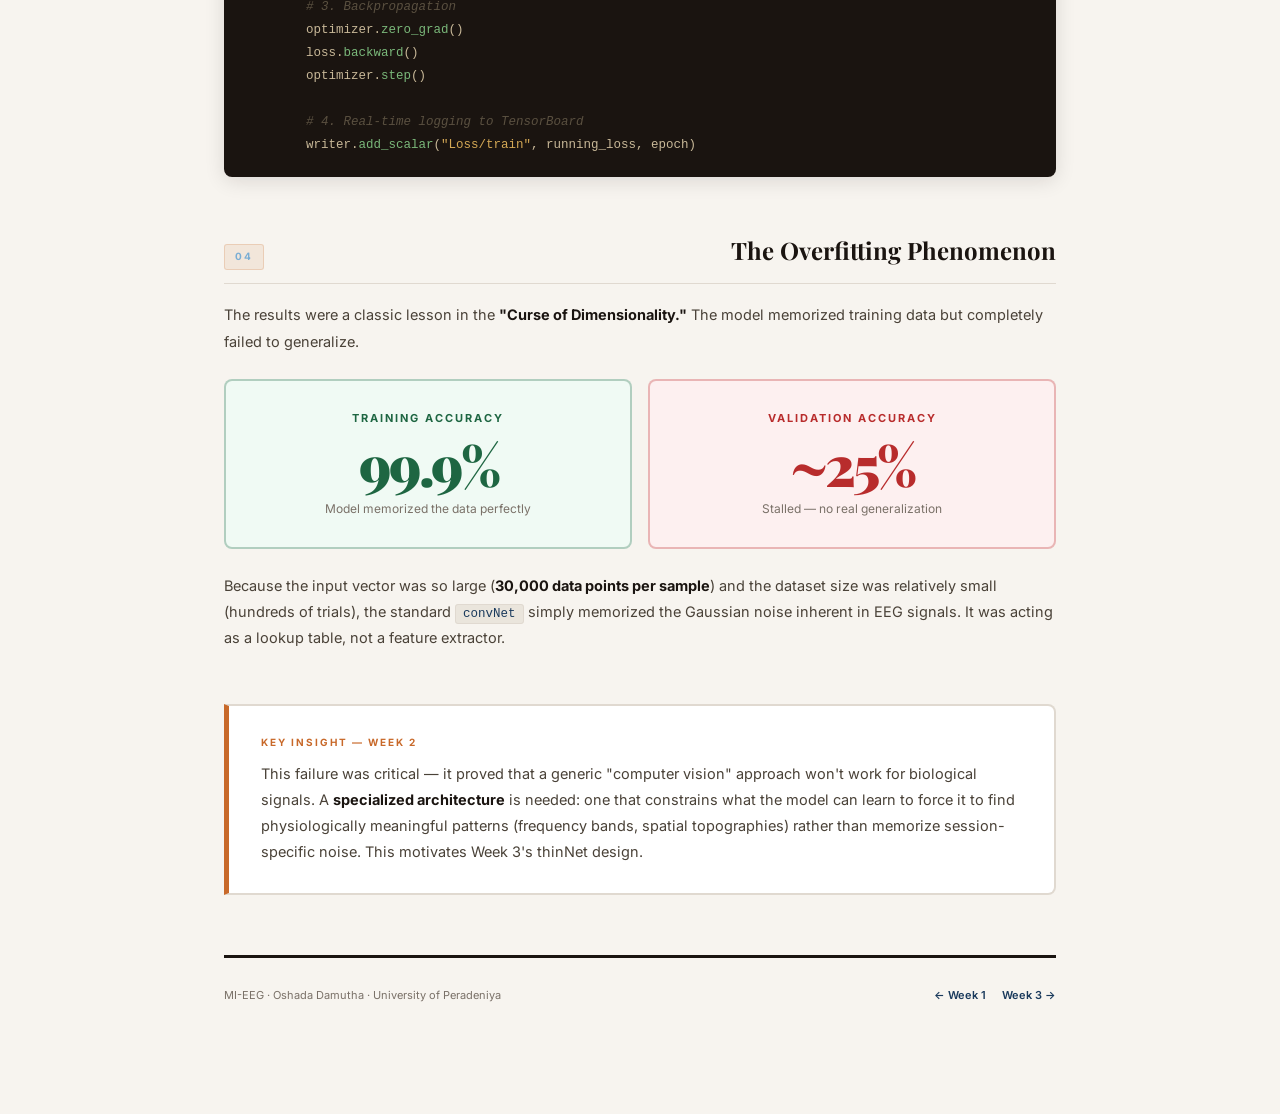
<file: week2.html>
<!DOCTYPE html>
<html lang="en">
<head>
<meta charset="UTF-8">
<meta name="viewport" content="width=device-width, initial-scale=1.0">
<title>Week 2 — Baseline CNN | MI-EEG Portfolio</title>

<link href="https://fonts.googleapis.com/css2?family=Playfair+Display:ital,wght@0,700;0,900;1,700&family=Inter:wght@300;400;500;600&display=swap" rel="stylesheet">
<style>
  /* ══════════════════════════════════════════════
     SHARED STYLESHEET — Week 11 Palette
     MI-EEG Portfolio · All Weeks
  ══════════════════════════════════════════════ */

  :root {
    --bg: #f7f4ef;
    --surface: #ffffff;
    --border: #e0d9d0;
    --accent: #1a3a5c;
    --accent2: #c8692a;
    --green: #1e6642;
    --text: #1a1410;
    --muted: #7a7168;
    --tag-bg: #eae5dc;
    --red: #b82c2c;
    --red-light: #fdf0f0;
    --green-light: #f0faf4;
    --blue: #1a3a5c;
    --surface2: #f0ece4;
  }

  * { margin: 0; padding: 0; box-sizing: border-box; }

  body {
    background: var(--bg);
    color: var(--text);
    font-family: 'Inter', sans-serif;
    line-height: 1.75;
    min-height: 100vh;
  }

  body::before {
    content: '';
    position: fixed; inset: 0;
    background: repeating-linear-gradient(0deg, transparent, transparent 28px, rgba(0,0,0,0.025) 28px, rgba(0,0,0,0.025) 29px);
    pointer-events: none; z-index: 0;
  }

  .container {
    max-width: 920px; margin: 0 auto;
    padding: 0 44px 80px; position: relative; z-index: 1;
  }

  /* ── NAV ── */
  .nav {
    display: flex; gap: 5px; flex-wrap: wrap;
    padding: 28px 0 24px;
    border-bottom: 1px solid var(--border);
    margin-bottom: 52px;
  }
  .nav a {
    font-family: 'Inter', sans-serif; font-size: 10px; font-weight: 600;
    letter-spacing: 1.5px; text-transform: uppercase; text-decoration: none;
    padding: 5px 12px; border-radius: 2px;
    border: 1px solid var(--border); color: var(--muted);
    transition: all 0.2s;
  }
  .nav a:hover { border-color: var(--accent); color: var(--accent); background: rgba(26,58,92,0.04); }
  .nav a.active { background: var(--accent); color: #fff; border-color: var(--accent); }

  /* ── HEADER ── */
  .header, header {
    margin-bottom: 56px;
    padding-bottom: 40px;
    border-bottom: 3px solid var(--text);
    animation: fadeDown 0.6s ease both;
  }

  .week-badge, .week-tag, .week-label, .phase-strip, .breadcrumb, .header-tag {
    display: inline-flex; align-items: center; gap: 8px;
    font-size: 10px; font-weight: 700; letter-spacing: 3px;
    text-transform: uppercase; color: var(--accent2);
    margin-bottom: 18px;
  }
  .week-badge::after, .week-tag::after, .issue-label::after {
    content: ''; display: inline-block;
    width: 32px; height: 2px; background: var(--accent2);
  }

  .chip-row { display: flex; gap: 8px; flex-wrap: wrap; margin-bottom: 18px; }
  .chip, .phase-badge {
    font-size: 9px; font-weight: 700; letter-spacing: 2px;
    text-transform: uppercase; padding: 4px 12px; border-radius: 20px;
    background: var(--tag-bg); color: var(--muted); border: 1px solid var(--border);
  }
  .chip.red, .chip.bad { background: var(--red-light); color: var(--red); border-color: rgba(184,44,44,0.2); }
  .chip.purple { background: rgba(26,58,92,0.08); color: var(--accent); border-color: rgba(26,58,92,0.15); }

  h1 {
    font-family: 'Playfair Display', serif;
    font-size: clamp(2.4rem, 5.5vw, 3.8rem);
    font-weight: 900; line-height: 1.05; letter-spacing: -1.5px;
    color: var(--text); margin-bottom: 12px;
  }
  h1 span, h1 em, h1 .hl, h1 .hi, h1 .red { color: var(--accent); font-style: normal; }
  h1 .hl2, h1 em { color: var(--accent2); font-style: italic; }

  .tagline, .byline, .subtitle, .header-sub {
    font-size: 13px; color: var(--muted); margin-top: 8px;
    letter-spacing: 0.5px;
  }

  .bar { height: 3px; background: linear-gradient(90deg, var(--accent2), var(--accent), transparent); border-radius: 2px; margin-top: 22px; }

  /* ── SECTIONS ── */
  .section, section {
    margin-bottom: 52px;
    animation: fadeUp 0.6s ease both;
  }
  .section:nth-child(3), section:nth-child(3) { animation-delay: 0.08s; }
  .section:nth-child(4), section:nth-child(4) { animation-delay: 0.16s; }
  .section:nth-child(5), section:nth-child(5) { animation-delay: 0.24s; }
  .section:nth-child(6), section:nth-child(6) { animation-delay: 0.32s; }

  h2 {
    font-family: 'Playfair Display', serif;
    font-size: 1.5rem; font-weight: 700; color: var(--text);
    margin-bottom: 18px; padding-bottom: 12px;
    border-bottom: 1px solid var(--border);
    display: flex; align-items: baseline; justify-content: space-between; gap: 12px;
  }
  .section-header { display: flex; align-items: center; gap: 12px; margin-bottom: 20px; }
  .section-num, .h2-num, .num {
    font-family: 'Inter', sans-serif; font-size: 10px; font-weight: 700;
    letter-spacing: 2px; color: var(--accent2);
    background: rgba(200,105,42,0.1); padding: 3px 10px;
    border-radius: 3px; border: 1px solid rgba(200,105,42,0.2);
    flex-shrink: 0;
  }
  .h2-tag, .h2-badge, .h2-pill, .pill {
    font-family: 'Inter', sans-serif; font-size: 9px; font-weight: 700;
    letter-spacing: 2px; text-transform: uppercase;
    background: rgba(26,58,92,0.08); color: var(--accent);
    border: 1px solid rgba(26,58,92,0.15); padding: 3px 10px; border-radius: 3px;
    flex-shrink: 0;
  }

  h3 { font-size: 1rem; font-weight: 700; color: var(--text); margin-bottom: 6px; }

  p { color: #4a4238; font-size: 14.5px; margin-bottom: 14px; line-height: 1.8; }
  p strong { color: var(--text); }
  p em { color: var(--accent2); font-style: italic; }

  code {
    font-family: 'Courier New', monospace; font-size: 12.5px;
    background: var(--tag-bg); color: var(--accent);
    padding: 2px 7px; border-radius: 3px;
    border: 1px solid var(--border);
  }

  /* ── PULL QUOTE ── */
  .pull-quote {
    border-left: 4px solid var(--accent2); padding: 20px 28px;
    margin: 28px 0; background: rgba(200,105,42,0.05);
    border-radius: 0 6px 6px 0;
  }
  .pull-quote p {
    font-family: 'Playfair Display', serif;
    font-size: 1.15rem; font-style: italic; color: var(--accent);
    margin: 0; line-height: 1.65;
  }

  /* ── CODE BLOCKS ── */
  .code-block, .code-wrap {
    background: #1a1410; border-radius: 8px; overflow: hidden; margin: 22px 0;
    box-shadow: 0 4px 20px rgba(26,20,16,0.12);
  }
  .code-top, .code-header, .code-bar {
    background: #252018; border-bottom: 1px solid #3a3028;
    padding: 10px 18px; display: flex; justify-content: space-between; align-items: center;
    font-family: 'Inter', sans-serif; font-size: 10px; font-weight: 600;
    letter-spacing: 1px; color: #8a7a6a;
  }
  .code-top .tag, .code-header .tag, .code-bar .lang { color: var(--accent2); }
  .code-top .file, .code-bar .file { color: #8a7a6a; }
  pre {
    padding: 20px 22px; font-family: 'Courier New', monospace;
    font-size: 12.5px; line-height: 1.85; overflow-x: auto; color: #c8b898;
  }
  .kw { color: #e8845a; }
  .fn { color: #7ab87a; }
  .cm { color: #5a5040; font-style: italic; }
  .str { color: #d4a855; }
  .num { color: #7aaed4; }
  .ok { color: #7ab87a; }
  .err { color: #c85858; text-decoration: line-through; opacity: 0.7; }

  /* ── SHAPE FLOW ── */
  .shape-flow {
    display: flex; align-items: center; gap: 12px; flex-wrap: wrap;
    background: var(--surface); border: 1px solid var(--border);
    border-radius: 8px; padding: 24px 28px; margin: 22px 0;
    box-shadow: 0 2px 12px rgba(26,20,16,0.06);
  }
  .shape-box {
    background: var(--tag-bg); border: 1px solid var(--border);
    border-radius: 6px; padding: 14px 20px; text-align: center;
    transition: border-color 0.2s;
  }
  .shape-box:hover { border-color: var(--accent2); }
  .shape-box .lbl {
    font-size: 9px; font-weight: 700; letter-spacing: 2px;
    text-transform: uppercase; color: var(--muted); margin-bottom: 6px;
  }
  .shape-box .dims {
    font-family: 'Courier New', monospace; font-size: 13px;
    color: var(--accent); font-weight: 700;
  }
  .shape-arrow { color: var(--accent2); font-size: 22px; font-weight: 700; }

  /* ── CHANNEL GRID ── */
  .ch-grid {
    display: grid; grid-template-columns: repeat(auto-fill, minmax(100px, 1fr));
    gap: 10px; margin: 20px 0;
  }
  .ch-chip {
    background: var(--surface); border: 1px solid var(--border);
    border-radius: 6px; padding: 10px 12px; text-align: center;
    font-family: 'Courier New', monospace; font-size: 13px;
    color: var(--accent); font-weight: 700;
    transition: all 0.2s;
  }
  .ch-chip:hover { border-color: var(--accent); background: rgba(26,58,92,0.04); }
  .ch-sub { font-size: 9px; color: var(--muted); margin-top: 3px; letter-spacing: 1px; font-family: 'Inter', sans-serif; font-weight: 600; text-transform: uppercase; }

  /* ── ARCHITECTURE LIST ── */
  .arch-list { display: flex; flex-direction: column; margin: 20px 0; border: 1px solid var(--border); border-radius: 8px; overflow: hidden; }
  .arch-item { display: flex; border-bottom: 1px solid var(--border); }
  .arch-item:last-child { border-bottom: none; }
  .arch-label {
    width: 160px; background: var(--tag-bg); padding: 14px 16px;
    font-size: 11px; font-weight: 600; letter-spacing: 1px;
    text-transform: uppercase; color: var(--muted);
    border-right: 1px solid var(--border); flex-shrink: 0;
    display: flex; align-items: center;
  }
  .arch-val { padding: 14px 18px; font-size: 13.5px; color: var(--text); font-weight: 500; display: flex; align-items: center; }

  /* ── PHILOSOPHY CARDS ── */
  .phil-grid { display: grid; grid-template-columns: 1fr 1fr; gap: 14px; margin: 20px 0; }
  .phil-card {
    background: var(--surface); border: 1px solid var(--border);
    border-radius: 8px; padding: 22px; transition: all 0.2s;
    border-top: 3px solid var(--accent);
  }
  .phil-card:hover { transform: translateY(-2px); box-shadow: 0 6px 20px rgba(26,20,16,0.08); }
  .phil-card .icon { font-size: 24px; margin-bottom: 10px; }
  .phil-card h3 { font-size: 14px; font-weight: 700; margin-bottom: 6px; }
  .phil-card p { font-size: 13px; margin: 0; }

  /* ── LAYER STACK ── */
  .layer-stack { display: flex; flex-direction: column; margin: 22px 0; border: 1px solid var(--border); border-radius: 8px; overflow: hidden; }
  .layer { display: flex; border-bottom: 1px solid var(--border); transition: background 0.2s; }
  .layer:last-child { border-bottom: none; }
  .layer:hover { background: rgba(26,58,92,0.03); }
  .layer-icon { width: 54px; background: var(--tag-bg); display: flex; align-items: center; justify-content: center; font-size: 20px; border-right: 1px solid var(--border); padding: 16px; flex-shrink: 0; }
  .layer-body { flex: 1; padding: 16px 20px; }
  .layer-type { font-size: 9px; font-weight: 700; letter-spacing: 2px; text-transform: uppercase; margin-bottom: 4px; color: var(--accent2); }
  .t-filter .layer-type { color: var(--accent); }
  .s-filter .layer-type { color: var(--accent2); }
  .layer-spec { font-size: 13.5px; font-weight: 600; color: var(--text); }
  .layer-note { font-size: 12px; color: var(--muted); margin-top: 3px; }

  /* ── ACCURACY CARDS ── */
  .acc-grid, .fail-grid { display: grid; grid-template-columns: 1fr 1fr; gap: 16px; margin: 24px 0; }
  .acc-card, .fail-card {
    border-radius: 8px; padding: 28px 24px; text-align: center;
    border: 2px solid var(--border);
  }
  .acc-card.good, .fail-card.ok {
    background: var(--green-light); border-color: rgba(30,102,66,0.3);
  }
  .acc-card.bad, .fail-card.bad {
    background: var(--red-light); border-color: rgba(184,44,44,0.3);
  }
  .acc-label, .fail-label {
    font-size: 9px; font-weight: 700; letter-spacing: 2px; text-transform: uppercase; margin-bottom: 8px;
  }
  .acc-card.good .acc-label, .fail-card.ok .fail-label { color: var(--green); }
  .acc-card.bad .acc-label, .fail-card.bad .fail-label { color: var(--red); }
  .acc-num, .fail-num {
    font-family: 'Playfair Display', serif; font-size: 3.5rem;
    font-weight: 900; letter-spacing: -3px; line-height: 1;
  }
  .acc-card.good .acc-num, .fail-card.ok .fail-num { color: var(--green); }
  .acc-card.bad .acc-num, .fail-card.bad .fail-num { color: var(--red); }
  .acc-note, .fail-note { font-size: 12px; color: var(--muted); margin-top: 6px; }

  /* ── INSIGHT / CALLOUT ── */
  .insight, .callout, .hard-problem {
    background: var(--surface); border: 2px solid var(--border);
    border-left: 5px solid var(--accent2);
    border-radius: 0 8px 8px 0; padding: 28px 32px; margin-top: 40px;
  }
  .insight h3, .callout-title, .hard-problem h3 {
    font-size: 10px; font-weight: 700; letter-spacing: 2px;
    text-transform: uppercase; color: var(--accent2); margin-bottom: 10px;
  }
  .insight p, .callout p, .hard-problem p { margin: 0; font-size: 14.5px; }
  .hard-problem .term {
    font-family: 'Playfair Display', serif; font-size: 1.6rem;
    font-weight: 700; color: var(--accent); display: block; margin: 8px 0 12px;
  }

  /* ── OUTCOME BANNER ── */
  .outcome, .result-banner {
    background: linear-gradient(135deg, rgba(30,102,66,0.06), rgba(30,102,66,0.02));
    border: 1px solid rgba(30,102,66,0.25); border-radius: 8px;
    padding: 28px 32px; display: flex; gap: 20px; align-items: flex-start;
    margin-top: 44px;
    box-shadow: 0 2px 12px rgba(26,20,16,0.06);
  }
  .outcome-icon, .icon { font-size: 32px; flex-shrink: 0; }
  .outcome h3, .result-banner h3 {
    font-size: 10px; font-weight: 700; letter-spacing: 2px;
    text-transform: uppercase; color: var(--green); margin-bottom: 8px;
  }
  .outcome p, .result-banner p { margin: 0; font-size: 14px; }

  /* ── HYPOTHESIS FLOW ── */
  .hyp-flow {
    display: flex; align-items: stretch; margin: 22px 0;
    border: 1px solid var(--border); border-radius: 8px; overflow: hidden;
  }
  .hyp-step { flex: 1; padding: 22px; text-align: center; }
  .hyp-step:not(:last-child) { border-right: 1px solid var(--border); }
  .hyp-step.train { background: var(--green-light); }
  .hyp-step.test { background: var(--red-light); }
  .step-label { font-size: 9px; font-weight: 700; letter-spacing: 2px; text-transform: uppercase; margin-bottom: 6px; }
  .hyp-step.train .step-label { color: var(--green); }
  .hyp-step.test .step-label { color: var(--red); }
  .step-val { font-size: 14px; font-weight: 700; color: var(--text); }
  .step-note { font-size: 12px; color: var(--muted); margin-top: 4px; }
  .hyp-sep { width: 50px; background: var(--tag-bg); display: flex; align-items: center; justify-content: center; font-size: 22px; color: var(--accent2); border-left: 1px solid var(--border); border-right: 1px solid var(--border); }

  /* ── ROOT CAUSE LIST ── */
  .cause-list { display: flex; flex-direction: column; gap: 12px; margin: 20px 0; }
  .cause-item {
    display: flex; gap: 16px; align-items: flex-start;
    background: var(--surface); border: 1px solid var(--border); border-radius: 8px; padding: 18px 20px;
    transition: border-color 0.2s;
  }
  .cause-item:hover { border-color: var(--accent2); }
  .cause-num {
    font-size: 10px; font-weight: 700; color: var(--accent2);
    background: rgba(200,105,42,0.1); padding: 4px 10px;
    border-radius: 3px; flex-shrink: 0;
  }
  .cause-body h3 { font-size: 14px; font-weight: 700; margin-bottom: 4px; }
  .cause-body p { font-size: 13px; margin: 0; }

  /* ── STRATEGY CARDS ── */
  .strategy-cards { display: grid; grid-template-columns: 1fr 1fr; gap: 16px; margin: 20px 0; }
  .strat-card {
    padding: 22px; border: 2px solid var(--border); border-radius: 8px; background: var(--surface);
  }
  .strat-card.old { background: var(--red-light); border-color: rgba(184,44,44,0.25); }
  .strat-card.new { background: var(--green-light); border-color: rgba(30,102,66,0.25); }
  .strat-tag { font-size: 9px; font-weight: 700; letter-spacing: 2px; text-transform: uppercase; margin-bottom: 8px; display: block; }
  .strat-card.old .strat-tag { color: var(--red); }
  .strat-card.new .strat-tag { color: var(--green); }
  .strat-card h3 { font-size: 14px; font-weight: 700; margin-bottom: 8px; }
  .strat-result { margin-top: 12px; padding: 8px 12px; border-radius: 4px; font-size: 12px; font-weight: 600; }
  .strat-card.old .strat-result { background: rgba(184,44,44,0.1); color: var(--red); }
  .strat-card.new .strat-result { background: rgba(30,102,66,0.1); color: var(--green); }
  .strat-card p { font-size: 13px; color: var(--muted); margin: 0; line-height: 1.6; }

  /* ── PIPELINE STEPS ── */
  .pipeline { display: flex; flex-direction: column; margin: 20px 0; }
  .pipe-step { display: grid; grid-template-columns: 50px 1fr; gap: 18px; padding: 18px 0; border-bottom: 1px solid var(--border); }
  .pipe-step:last-child { border-bottom: none; }
  .pipe-num { font-family: 'Playfair Display', serif; font-size: 1.5rem; font-weight: 700; color: var(--accent2); line-height: 1.1; }
  .pipe-content h3 { font-size: 14px; font-weight: 700; margin-bottom: 4px; }
  .pipe-content p { font-size: 13px; color: var(--muted); margin: 0; line-height: 1.6; }

  /* ── COMPARE TABLE ── */
  .compare-table, .tuning-table, .results-table, .adv-table {
    width: 100%; border-collapse: collapse; margin: 20px 0; font-size: 13.5px;
  }
  .compare-table th, .tuning-table th, .results-table th, .adv-table th {
    background: var(--accent); color: #fff;
    padding: 11px 16px; text-align: left;
    font-size: 10px; font-weight: 700; letter-spacing: 1.5px; text-transform: uppercase;
  }
  .compare-table td, .tuning-table td, .results-table td, .adv-table td {
    padding: 11px 16px; border-bottom: 1px solid var(--border); color: #4a4238;
  }
  .compare-table td:first-child, .adv-table td:first-child { font-weight: 600; color: var(--text); }
  .compare-table tr:hover td, .tuning-table tr:hover td, .results-table tr:hover td, .adv-table tr:hover td {
    background: rgba(26,58,92,0.03);
  }
  .compare-table tr:last-child td, .results-table tr:last-child td { border-bottom: none; }

  .badge { display: inline-block; padding: 2px 8px; font-size: 10px; font-weight: 700; border-radius: 3px; }
  .badge.good, .badge.best { background: rgba(30,102,66,0.1); color: var(--green); }
  .badge.bad { background: var(--red-light); color: var(--red); }
  .badge.mid { background: rgba(26,58,92,0.1); color: var(--accent); }

  /* ── BINARY VISUAL ── */
  .binary-visual { display: grid; grid-template-columns: 1fr 1fr; gap: 16px; margin: 20px 0; }
  .class-card {
    background: var(--surface); border: 1px solid var(--border); border-radius: 8px;
    padding: 24px; position: relative; overflow: hidden; text-align: center;
    border-bottom: 4px solid var(--border);
  }
  .class-card.left-class { border-bottom-color: var(--accent); }
  .class-card.right-class { border-bottom-color: var(--accent2); }
  .class-num { font-family: 'Playfair Display', serif; font-size: 4rem; font-weight: 900; opacity: 0.07; position: absolute; top: 8px; right: 16px; color: var(--text); }
  .class-label { font-size: 13px; font-weight: 700; text-transform: uppercase; letter-spacing: 1px; margin-bottom: 6px; }
  .class-card.left-class .class-label { color: var(--accent); }
  .class-card.right-class .class-label { color: var(--accent2); }
  .class-desc { font-size: 12.5px; color: var(--muted); line-height: 1.6; }
  .class-hz { display: inline-block; margin-top: 10px; padding: 3px 10px; border: 1px solid var(--border); font-size: 11px; color: var(--muted); border-radius: 3px; }

  /* ── CONFUSION MATRIX ── */
  .cm-grid { display: grid; grid-template-columns: 60px 1fr 1fr; grid-template-rows: 40px 1fr 1fr; gap: 2px; margin: 20px 0; max-width: 320px; }
  .cm-header { background: var(--tag-bg); display: flex; align-items: center; justify-content: center; font-size: 9px; font-weight: 700; letter-spacing: 1px; text-transform: uppercase; color: var(--muted); }
  .cm-cell { background: var(--surface); border: 1px solid var(--border); padding: 16px; text-align: center; border-radius: 4px; }
  .cm-cell.tp, .cm-cell.tn { border-color: rgba(30,102,66,0.3); background: var(--green-light); }
  .cm-cell.fp, .cm-cell.fn-cell { border-color: rgba(184,44,44,0.2); background: var(--red-light); }
  .cm-val { font-family: 'Playfair Display', serif; font-size: 1.4rem; font-weight: 900; }
  .cm-cell.tp .cm-val, .cm-cell.tn .cm-val { color: var(--green); }
  .cm-cell.fp .cm-val, .cm-cell.fn-cell .cm-val { color: var(--red); opacity: 0.7; }
  .cm-name { font-size: 10px; color: var(--muted); margin-top: 2px; }

  /* ── METRICS ROW ── */
  .metrics { display: grid; grid-template-columns: repeat(4, 1fr); gap: 12px; margin: 20px 0; }
  .metric { background: var(--surface); border: 1px solid var(--border); border-radius: 6px; padding: 18px 12px; text-align: center; border-top: 3px solid var(--accent); }
  .metric-val { font-family: 'Playfair Display', serif; font-size: 1.6rem; font-weight: 700; color: var(--accent); display: block; }
  .metric-label { font-size: 9px; font-weight: 700; letter-spacing: 1.5px; text-transform: uppercase; color: var(--muted); margin-top: 4px; }

  /* ── FIX DIAGRAM ── */
  .fix-diagram { display: grid; grid-template-columns: 1fr 60px 1fr; align-items: center; margin: 24px 0; }
  .fix-box { background: var(--surface); border: 1px solid var(--border); border-radius: 8px; padding: 22px; }
  .fix-box.wrong { border-color: rgba(184,44,44,0.3); background: var(--red-light); }
  .fix-box.right { border-color: rgba(30,102,66,0.3); background: var(--green-light); }
  .fix-tag { font-size: 9px; font-weight: 700; letter-spacing: 2px; text-transform: uppercase; margin-bottom: 8px; display: block; }
  .fix-box.wrong .fix-tag { color: var(--red); }
  .fix-box.right .fix-tag { color: var(--green); }
  .fix-box h3 { font-size: 14px; font-weight: 700; margin-bottom: 6px; }
  .fix-box p { font-size: 13px; color: var(--muted); margin: 0; }
  .arrow-mid { text-align: center; font-size: 1.8rem; color: var(--accent2); font-weight: 700; }

  /* ── MODEL GRID ── */
  .model-grid { display: grid; grid-template-columns: 1fr 1fr; gap: 20px; margin: 24px 0; }
  .model-card { background: var(--surface); border: 1px solid var(--border); padding: 24px; border-radius: 8px; position: relative; overflow: hidden; }
  .model-card::before { content: ''; position: absolute; top: 0; left: 0; right: 0; height: 4px; }
  .model-card.lstm::before { background: var(--accent); }
  .model-card.hybrid::before { background: var(--accent2); }
  .model-tag { font-size: 9px; font-weight: 700; letter-spacing: 2px; text-transform: uppercase; margin-bottom: 10px; }
  .model-card.lstm .model-tag { color: var(--accent); }
  .model-card.hybrid .model-tag { color: var(--accent2); }
  .model-card h3 { font-family: 'Playfair Display', serif; font-size: 1.15rem; font-weight: 700; margin-bottom: 10px; }
  .model-card p { font-size: 13px; margin-bottom: 10px; }
  .model-acc { display: flex; align-items: baseline; gap: 8px; margin-top: 14px; padding-top: 12px; border-top: 1px solid var(--border); }
  .acc-big { font-family: 'Playfair Display', serif; font-size: 2.2rem; font-weight: 700; }
  .model-card.lstm .acc-big { color: var(--accent); }
  .model-card.hybrid .acc-big { color: var(--accent2); }
  .acc-label { font-size: 11px; color: var(--muted); }

  /* ── DATASET CARDS ── */
  .dataset-row { display: grid; grid-template-columns: 1fr 1fr; gap: 16px; margin: 22px 0; }
  .dataset-card { background: var(--surface); border: 1px solid var(--border); border-radius: 8px; padding: 22px; border-left: 4px solid var(--accent); }
  .ds-label { font-size: 9px; font-weight: 700; letter-spacing: 2px; text-transform: uppercase; color: var(--muted); margin-bottom: 8px; }
  .dataset-card h3 { font-family: 'Playfair Display', serif; font-size: 1.05rem; font-weight: 700; margin-bottom: 10px; }
  .dataset-card ul { padding-left: 18px; font-size: 13px; color: #4a4238; }
  .dataset-card li { margin-bottom: 5px; }

  /* ── LSTM CELL DIAGRAM ── */
  .cell-diagram { background: var(--surface); border: 1px solid var(--border); border-radius: 8px; padding: 32px; margin: 24px 0; }
  .cell-label { font-size: 9px; font-weight: 700; letter-spacing: 2px; text-transform: uppercase; color: var(--muted); margin-bottom: 24px; }
  .gates-row { display: grid; grid-template-columns: repeat(3, 1fr); gap: 12px; margin-bottom: 16px; }
  .gate-box { background: var(--tag-bg); border: 1px solid var(--border); border-radius: 6px; padding: 18px 14px; text-align: center; transition: border-color 0.2s; }
  .gate-box:hover { border-color: var(--accent2); }
  .gate-icon { font-size: 22px; margin-bottom: 8px; }
  .gate-name { font-size: 9px; font-weight: 700; letter-spacing: 1.5px; text-transform: uppercase; color: var(--accent); margin-bottom: 6px; }
  .gate-desc { font-size: 12px; color: var(--muted); line-height: 1.55; }
  .state-row { display: grid; grid-template-columns: 1fr 1fr; gap: 12px; }
  .state-box { background: var(--tag-bg); border: 1px solid var(--border); border-radius: 6px; padding: 16px; display: flex; gap: 14px; align-items: flex-start; }
  .s-icon { font-size: 20px; flex-shrink: 0; }
  .s-name { font-size: 9px; font-weight: 700; letter-spacing: 1px; text-transform: uppercase; color: var(--accent2); margin-bottom: 4px; }
  .s-desc { font-size: 12px; color: var(--muted); line-height: 1.55; }

  /* ── COMPARE COLUMNS ── */
  .compare { display: grid; grid-template-columns: 1fr 1fr 1fr; gap: 12px; margin: 24px 0; }
  .compare-col { background: var(--surface); border: 1px solid var(--border); border-radius: 8px; overflow: hidden; }
  .compare-col .col-header { padding: 12px 16px; font-size: 10px; font-weight: 700; letter-spacing: 1.5px; text-transform: uppercase; }
  .compare-col.rnn .col-header { background: var(--red-light); color: var(--red); border-bottom: 1px solid rgba(184,44,44,0.2); }
  .compare-col.lstm .col-header { background: rgba(26,58,92,0.08); color: var(--accent); border-bottom: 1px solid rgba(26,58,92,0.1); }
  .compare-col.gru .col-header { background: var(--tag-bg); color: var(--muted); border-bottom: 1px solid var(--border); }
  .compare-col .col-body { padding: 14px; }
  .compare-col .col-item { font-size: 12.5px; color: var(--muted); margin-bottom: 8px; padding-left: 12px; border-left: 2px solid var(--border); }
  .compare-col.lstm .col-item { border-left-color: var(--accent); color: #4a4238; }

  /* ── APPS GRID ── */
  .apps-grid { display: grid; grid-template-columns: repeat(2, 1fr); gap: 12px; margin: 24px 0; }
  .app-card { background: var(--surface); border: 1px solid var(--border); border-radius: 8px; padding: 18px 20px; display: flex; gap: 14px; align-items: flex-start; transition: all 0.2s; }
  .app-card:hover { border-color: var(--accent2); transform: translateY(-1px); }
  .app-icon { font-size: 22px; flex-shrink: 0; }
  .app-title { font-size: 13px; font-weight: 700; color: var(--text); margin-bottom: 4px; }
  .app-desc { font-size: 12px; color: var(--muted); line-height: 1.55; }

  /* ── ARCH PIPELINE (week13) ── */
  .arch-pipeline { background: var(--surface); border: 1px solid var(--border); border-radius: 8px; padding: 32px; margin: 24px 0; }
  .pipe-label { font-size: 9px; font-weight: 700; letter-spacing: 2px; text-transform: uppercase; color: var(--muted); margin-bottom: 24px; }
  .pipe-stages { display: flex; flex-direction: column; gap: 4px; }
  .pipe-stage { display: grid; grid-template-columns: 3fr 1fr; border: 1px solid var(--border); border-radius: 6px; overflow: hidden; transition: border-color 0.2s; }
  .pipe-stage:hover { border-color: var(--accent); }
  .pipe-main { padding: 16px 20px; }
  .pipe-type { font-size: 9px; font-weight: 700; letter-spacing: 2px; text-transform: uppercase; margin-bottom: 4px; color: var(--accent2); }
  .stage-eegnet .pipe-type { color: var(--accent); }
  .stage-reshape .pipe-type { color: var(--accent2); }
  .stage-lstm .pipe-type { color: var(--green); }
  .stage-fc .pipe-type { color: var(--muted); }
  .pipe-name { font-size: 14px; font-weight: 700; color: var(--text); }
  .pipe-detail { font-size: 12px; color: var(--muted); margin-top: 3px; }
  .pipe-side { padding: 16px; display: flex; align-items: center; justify-content: center; font-family: 'Courier New', monospace; font-size: 11px; text-align: center; border-left: 1px solid var(--border); color: var(--accent); background: var(--tag-bg); }
  .pipe-arrow { text-align: center; color: var(--accent2); font-size: 20px; padding: 4px 0; }

  /* ── RATIONALE CARDS ── */
  .rationale-grid { display: grid; grid-template-columns: 1fr 1fr; gap: 14px; margin: 24px 0; }
  .rationale-card { background: var(--surface); border: 1px solid var(--border); border-radius: 8px; padding: 22px; transition: all 0.2s; position: relative; overflow: hidden; border-top: 3px solid var(--accent); }
  .rationale-card:hover { transform: translateY(-2px); box-shadow: 0 6px 20px rgba(26,20,16,0.08); }
  .rationale-card::before { content: attr(data-num); position: absolute; top: -10px; right: 16px; font-size: 5rem; font-weight: 900; color: rgba(26,58,92,0.05); font-family: 'Playfair Display', serif; line-height: 1; }
  .rc-icon { font-size: 24px; margin-bottom: 10px; }
  .rc-title { font-size: 13.5px; font-weight: 700; color: var(--text); margin-bottom: 8px; }
  .rc-desc { font-size: 12.5px; color: var(--muted); line-height: 1.6; }

  /* ── STATUS BANNER ── */
  .status-banner { background: var(--surface); border: 1px solid var(--border); border-radius: 8px; padding: 28px 32px; margin-top: 40px; display: grid; grid-template-columns: 1fr 1fr 1fr; gap: 24px; }
  .status-item { text-align: center; }
  .status-icon { font-size: 28px; margin-bottom: 8px; }
  .status-label { font-size: 9px; font-weight: 700; letter-spacing: 2px; text-transform: uppercase; color: var(--muted); margin-bottom: 6px; }
  .status-val { font-size: 1rem; font-weight: 700; color: var(--accent); }

  /* ── CONCLUSION ── */
  .conclusion {
    background: var(--accent); color: #fff;
    padding: 36px 40px; border-radius: 8px; margin-top: 48px;
  }
  .conclusion .c-label { font-size: 10px; font-weight: 700; letter-spacing: 3px; text-transform: uppercase; opacity: 0.6; margin-bottom: 12px; }
  .conclusion h3 { font-family: 'Playfair Display', serif; font-size: 1.5rem; font-weight: 700; margin-bottom: 12px; }
  .conclusion p { color: rgba(255,255,255,0.8); font-size: 14px; margin: 0; }

  /* ── REG GRID (week3) ── */
  .reg-grid { display: grid; grid-template-columns: 1fr 1fr; gap: 14px; margin: 20px 0; }
  .reg-card { background: var(--surface); border: 1px solid var(--border); border-left: 4px solid var(--accent); border-radius: 0 8px 8px 0; padding: 18px 20px; }
  .reg-card h3 { font-size: 13.5px; font-weight: 700; display: flex; gap: 8px; align-items: center; margin-bottom: 6px; }
  .reg-card .step { font-size: 9px; font-weight: 700; color: var(--accent2); background: rgba(200,105,42,0.1); padding: 2px 8px; border-radius: 3px; }
  .reg-card p { font-size: 13px; margin: 0; }

  /* ── STATS ROW ── */
  .stats-row { display: grid; grid-template-columns: repeat(3, 1fr); gap: 16px; padding: 32px 0; }
  .stat-card { background: var(--surface); border: 1px solid var(--border); border-radius: 8px; padding: 22px; border-top: 3px solid var(--accent); }
  .stat-num { font-family: 'Playfair Display', serif; font-size: 2.2rem; font-weight: 700; color: var(--accent); display: block; }
  .stat-label { font-size: 9px; font-weight: 700; letter-spacing: 1.5px; text-transform: uppercase; color: var(--muted); margin-top: 4px; }
  .stat-card:nth-child(2) .stat-num { color: var(--accent2); }
  .stat-card:nth-child(2) { border-top-color: var(--accent2); }
  .stat-card:nth-child(3) .stat-num { color: var(--green); }
  .stat-card:nth-child(3) { border-top-color: var(--green); }

  /* ── INSIGHTS GRID (week6) ── */
  .insights { display: grid; grid-template-columns: 1fr 1fr; gap: 16px; margin: 24px 0; }
  .insight-card { background: var(--surface); border: 1px solid var(--border); border-radius: 8px; padding: 22px; }
  .insight-icon { font-size: 22px; margin-bottom: 10px; }

  /* ── ARCH DIAGRAM (week6) ── */
  .arch-diagram { background: var(--surface); border: 1px solid var(--border); border-radius: 8px; padding: 32px; margin: 24px 0; }
  .arch-title { font-size: 9px; font-weight: 700; letter-spacing: 2px; text-transform: uppercase; color: var(--muted); margin-bottom: 24px; }
  .layer-flow { display: flex; flex-direction: column; gap: 8px; align-items: center; }
  .layer-box { width: 100%; max-width: 500px; padding: 12px 20px; border: 1px solid var(--border); border-radius: 6px; display: flex; justify-content: space-between; align-items: center; font-size: 14px; transition: all 0.2s; background: var(--surface); }
  .layer-box:hover { border-color: var(--accent); background: rgba(26,58,92,0.03); }
  .layer-box.temporal { border-color: rgba(26,58,92,0.3); background: rgba(26,58,92,0.03); }
  .layer-box.spatial { border-color: rgba(200,105,42,0.3); background: rgba(200,105,42,0.03); }
  .layer-box.pool { border-color: rgba(30,102,66,0.3); background: rgba(30,102,66,0.03); }
  .layer-name { font-weight: 700; color: var(--text); }
  .layer-detail { font-family: 'Courier New', monospace; font-size: 12px; color: var(--muted); }
  .arrow { color: var(--accent2); font-size: 18px; }

  /* ── FOOTER ── */
  .footer, footer {
    margin-top: 60px; padding: 28px 0;
    border-top: 3px solid var(--text);
    display: flex; justify-content: space-between; align-items: center;
    font-size: 11px; color: var(--muted);
  }
  .footer-nav, .nav-links { display: flex; gap: 16px; }
  .footer-nav a, .nav-links a, footer a { color: var(--accent); text-decoration: none; font-weight: 600; }
  .footer-nav a:hover, .nav-links a:hover, footer a:hover { color: var(--accent2); }

  /* ── ANIMATIONS ── */
  @keyframes fadeDown { from { opacity: 0; transform: translateY(-12px); } to { opacity: 1; transform: translateY(0); } }
  @keyframes fadeUp { from { opacity: 0; transform: translateY(14px); } to { opacity: 1; transform: translateY(0); } }

  /* ── RESPONSIVE ── */
  @media (max-width: 640px) {
    .container { padding: 0 20px 60px; }
    h1 { font-size: 2.2rem; }
    .phil-grid, .reg-grid, .acc-grid, .fail-grid, .strategy-cards, .model-grid, .dataset-row, .rationale-grid, .apps-grid, .binary-visual, .compare, .gates-row { grid-template-columns: 1fr; }
    .metrics { grid-template-columns: repeat(2, 1fr); }
    .stats-row { grid-template-columns: 1fr 1fr; }
    .fix-diagram { grid-template-columns: 1fr; }
    .fix-diagram .arrow-mid { display: none; }
  }

</style>
</head>
<body>
<div class="container">

  <nav class="nav">
    <a href="week1.html">W1 · Data</a>
    <a href="week2.html" class="active">W2 · Baseline</a>
    <a href="week3.html">W3 · Architecture</a>
    <a href="week4.html">W4 · Challenges</a>
    <a href="week5.html">W5 · Pipeline</a>
    <a href="week6.html">W6 · thinNet</a>
    <a href="week7.html">W7 · Training</a>
    <a href="week8.html">W8 · 2-Class</a>
    <a href="week9.html">W9 · Forensics</a>
    <a href="week10.html">W10 · 58%</a>
    <a href="week11.html">W11 · Literature</a>
    <a href="week12.html">W12 · LSTM</a>
    <a href="week13.html">W13 · Hybrid</a>
  </nav>

<header class="header">
    <div class="week-tag">Week 02 · Baseline</div>
    <h1>The <em>Baseline</em> Trap</h1>
    <div class="tagline">Overfitting on High-Dimensional Noise</div>
  </header>

  <!-- Section 1 -->
  <div class="section">
    <h2><span class="num">01</span> The Objective</h2>
    <p>With data flowing into the GPU, the next step was to establish a <strong>Baseline</strong> — the Minimum Viable Product of deep learning projects. The goal was to prove that a neural network could learn <em>anything</em> from this EEG data before investing effort in specialized architectures.</p>
    <p>This "sanity check" phase is essential: if even an overfit model can't learn the training data, the problem is the data pipeline, not the architecture choice.</p>
  </div>

  <!-- Section 2 -->
  <div class="section">
    <h2><span class="num">02</span> The Baseline Architecture: convNet</h2>
    <p>A standard CNN similar to VGG-16 was implemented, adapted for the rectangular shape of EEG data rather than square image inputs.</p>

    <div class="arch-list">
      <div class="arch-item">
        <div class="arch-label">Input Shape</div>
        <div class="arch-val"><code>1 × 12 × 2500</code></div>
      </div>
      <div class="arch-item">
        <div class="arch-label">Layers</div>
        <div class="arch-val">6 Convolutional Layers, Max Pooling, ReLU activation</div>
      </div>
      <div class="arch-item">
        <div class="arch-label">Loss Function</div>
        <div class="arch-val"><code>CrossEntropyLoss</code> — 6-class classification</div>
      </div>
      <div class="arch-item">
        <div class="arch-label">Optimizer</div>
        <div class="arch-val"><code>Adam</code> — Adaptive Moment Estimation, lr=3e-4</div>
      </div>
    </div>
  </div>

  <!-- Section 3: Code -->
  <div class="section">
    <h2><span class="num">03</span> The Training Loop: manualGS.py</h2>
    <p>A reusable training harness was built with <strong>TensorBoard integration</strong> to visualize the training black box in real time. Each epoch shuffles data to break temporal correlation between trials.</p>

    <div class="code-wrap">
      <div class="code-header">
        <span>manualGS.py — Training Loop</span>
        <span class="tag">PyTorch</span>
      </div>
      <pre><span class="kw">def</span> <span class="fn">trainModel</span>(net, X_train, Y_train, ...):
    optimizer = <span class="fn">Adam</span>(net.parameters(), lr=<span class="num">0.0003</span>)

    <span class="kw">for</span> epoch <span class="kw">in</span> <span class="fn">range</span>(num_epochs):
        <span class="cm"># 1. Shuffle data per epoch — breaks correlation</span>
        X_epoch, Y_epoch, _ = <span class="fn">shuffleData</span>(X_train, Y_train)

        <span class="cm"># 2. Forward Pass</span>
        outputs = <span class="fn">net</span>(inputs)
        loss = <span class="fn">loss_fn</span>(outputs, labels)

        <span class="cm"># 3. Backpropagation</span>
        optimizer.<span class="fn">zero_grad</span>()
        loss.<span class="fn">backward</span>()
        optimizer.<span class="fn">step</span>()

        <span class="cm"># 4. Real-time logging to TensorBoard</span>
        writer.<span class="fn">add_scalar</span>(<span class="str">"Loss/train"</span>, running_loss, epoch)</pre>
    </div>
  </div>

  <!-- Section 4: Results -->
  <div class="section">
    <h2><span class="num">04</span> The Overfitting Phenomenon</h2>
    <p>The results were a classic lesson in the <strong>"Curse of Dimensionality."</strong> The model memorized training data but completely failed to generalize.</p>

    <div class="acc-grid">
      <div class="acc-card good">
        <div class="acc-label">Training Accuracy</div>
        <div class="acc-num">99.9%</div>
        <div class="acc-note">Model memorized the data perfectly</div>
      </div>
      <div class="acc-card bad">
        <div class="acc-label">Validation Accuracy</div>
        <div class="acc-num">~25%</div>
        <div class="acc-note">Stalled — no real generalization</div>
      </div>
    </div>

    <p>Because the input vector was so large (<strong>30,000 data points per sample</strong>) and the dataset size was relatively small (hundreds of trials), the standard <code>convNet</code> simply memorized the Gaussian noise inherent in EEG signals. It was acting as a lookup table, not a feature extractor.</p>
  </div>

  <!-- Insight -->
  <div class="insight">
    <h3>Key Insight — Week 2</h3>
    <p>This failure was critical — it proved that a generic "computer vision" approach won't work for biological signals. A <strong>specialized architecture</strong> is needed: one that constrains what the model can learn to force it to find physiologically meaningful patterns (frequency bands, spatial topographies) rather than memorize session-specific noise. This motivates Week 3's thinNet design.</p>
  </div>

  <footer class="footer">
    <span>MI-EEG · Oshada Damutha · University of Peradeniya</span>
    <div class="footer-nav">
      <a href="week1.html">← Week 1</a>
      <a href="week3.html">Week 3 →</a>
    </div>
  </footer>

</div>
</body>
</html>
</file>
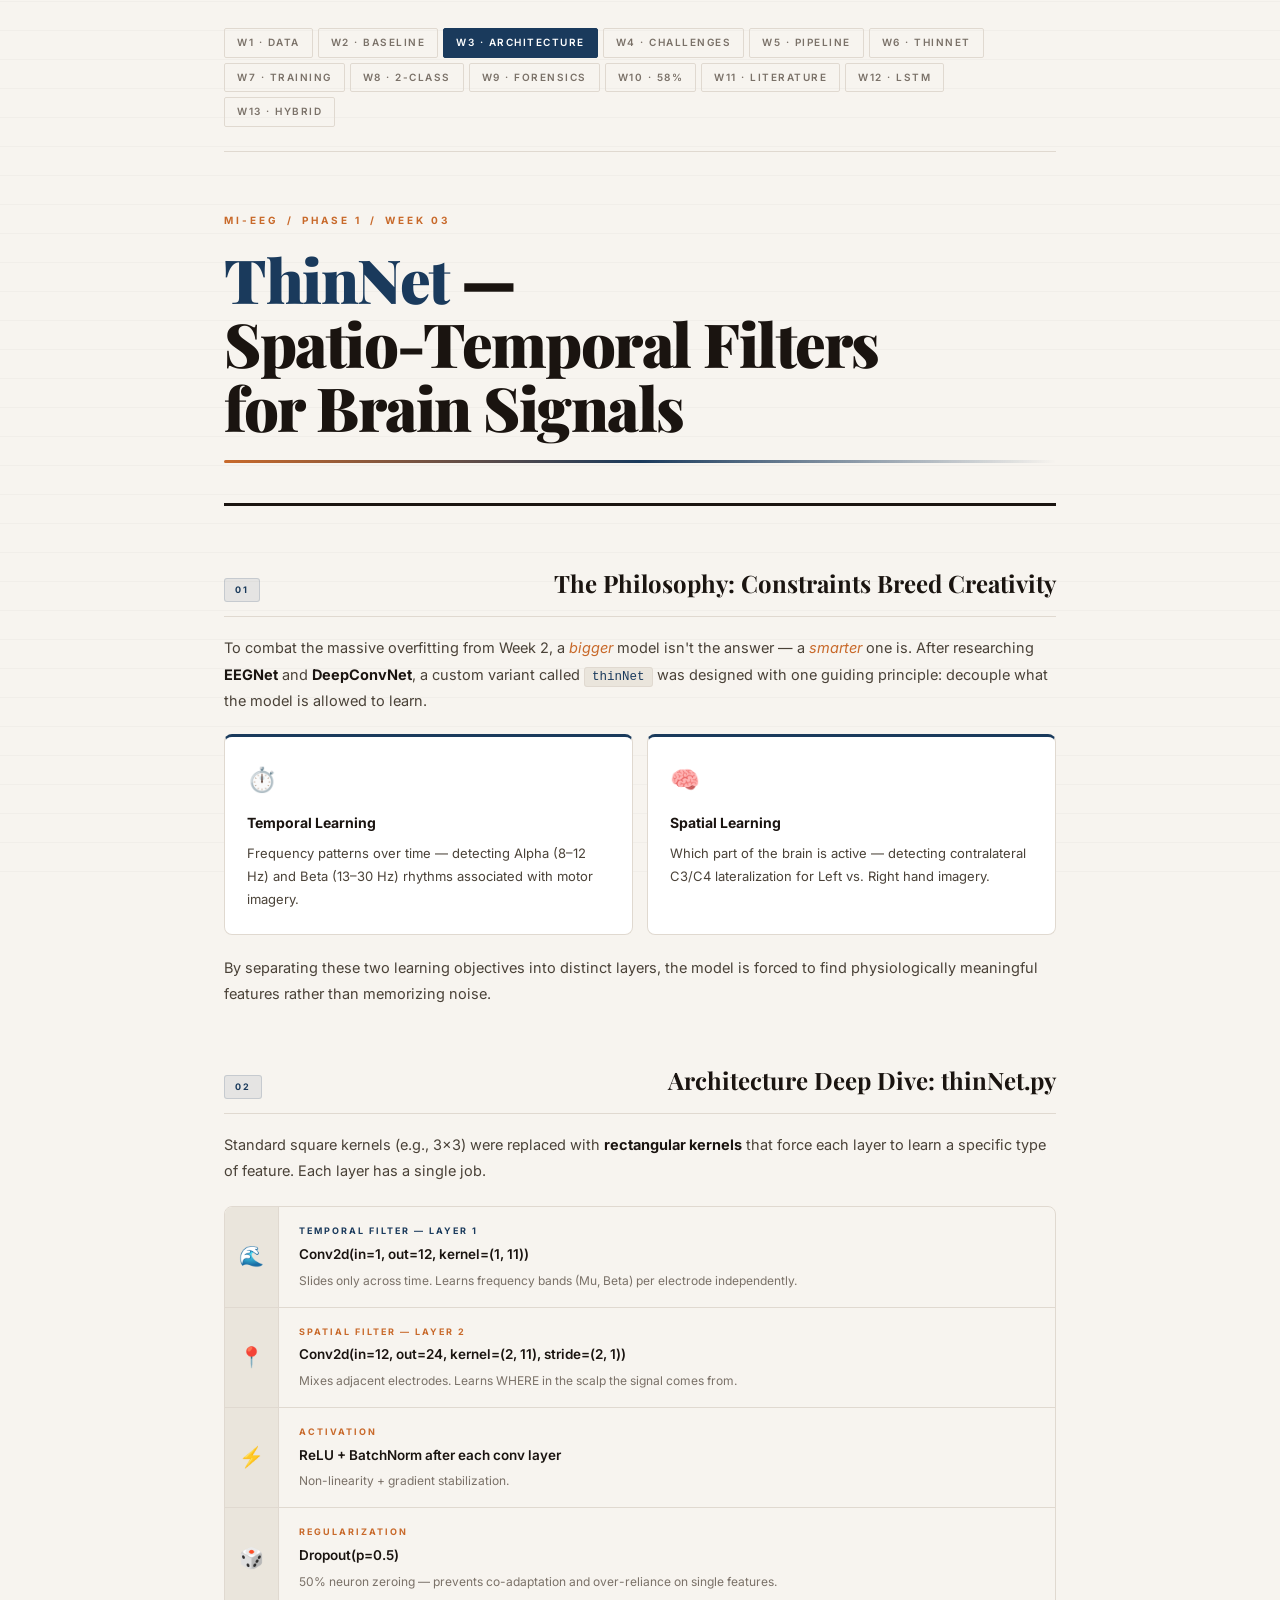
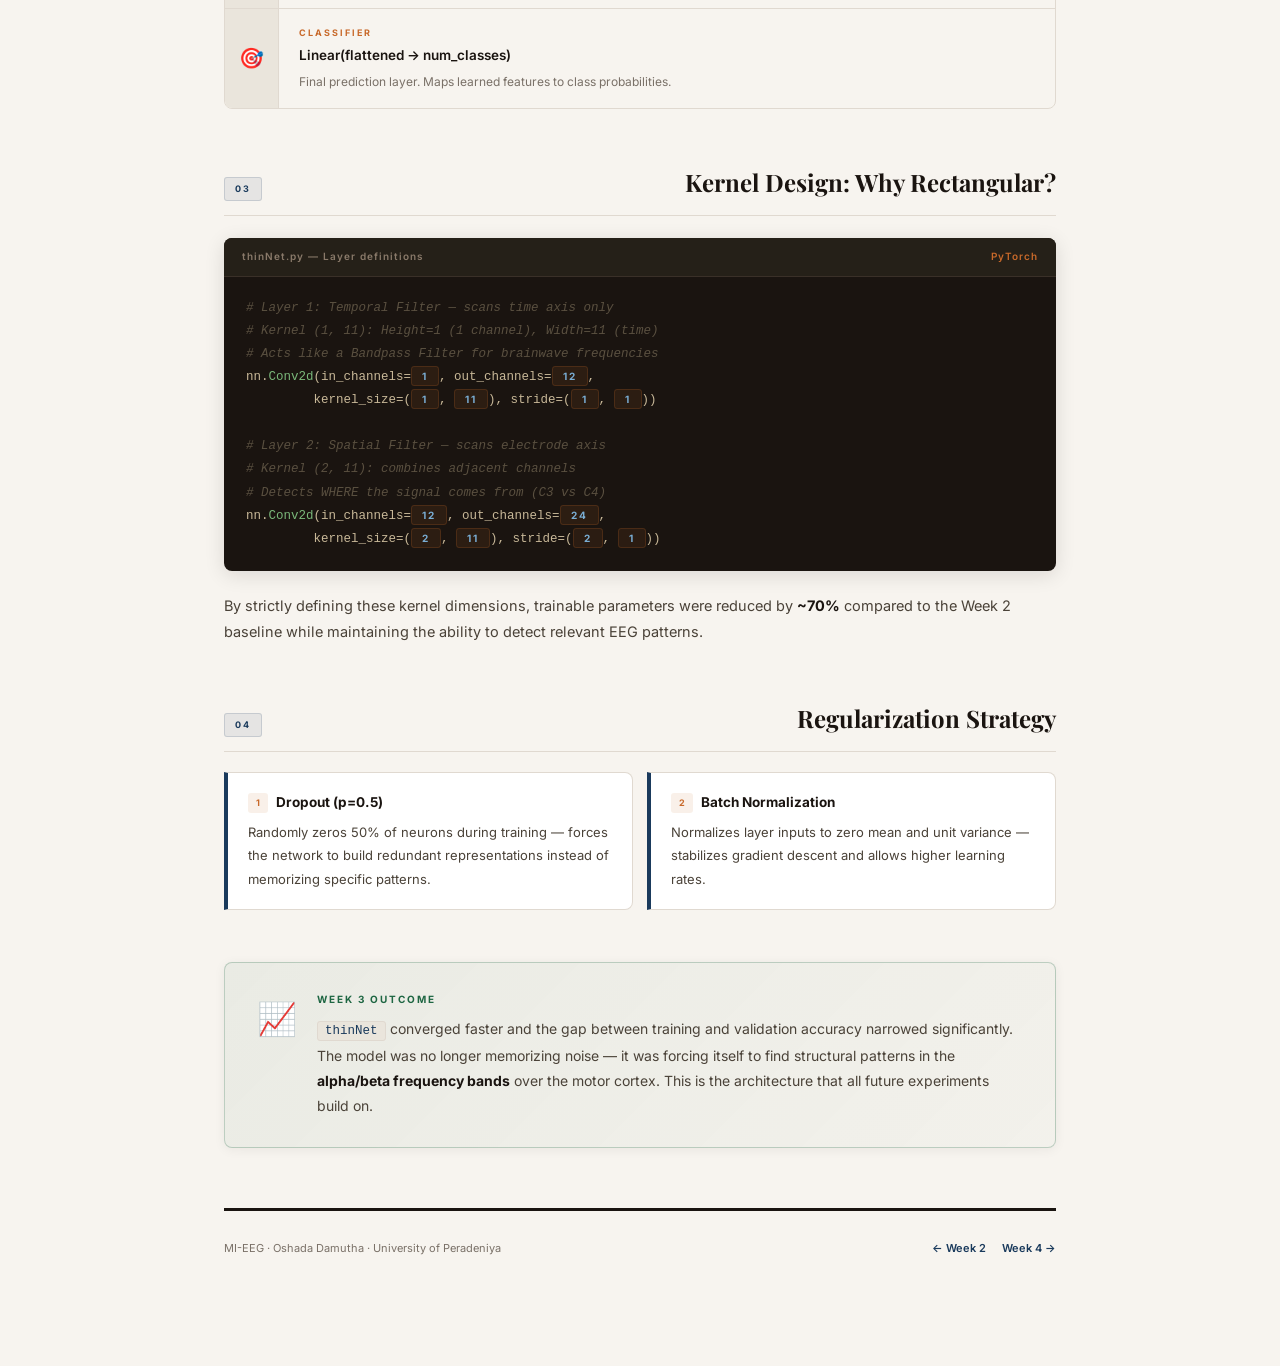
<file: week3.html>
<!DOCTYPE html>
<html lang="en">
<head>
<meta charset="UTF-8">
<meta name="viewport" content="width=device-width, initial-scale=1.0">
<title>Week 3 — ThinNet Architecture | MI-EEG Portfolio</title>

<link href="https://fonts.googleapis.com/css2?family=Playfair+Display:ital,wght@0,700;0,900;1,700&family=Inter:wght@300;400;500;600&display=swap" rel="stylesheet">
<style>
  /* ══════════════════════════════════════════════
     SHARED STYLESHEET — Week 11 Palette
     MI-EEG Portfolio · All Weeks
  ══════════════════════════════════════════════ */

  :root {
    --bg: #f7f4ef;
    --surface: #ffffff;
    --border: #e0d9d0;
    --accent: #1a3a5c;
    --accent2: #c8692a;
    --green: #1e6642;
    --text: #1a1410;
    --muted: #7a7168;
    --tag-bg: #eae5dc;
    --red: #b82c2c;
    --red-light: #fdf0f0;
    --green-light: #f0faf4;
    --blue: #1a3a5c;
    --surface2: #f0ece4;
  }

  * { margin: 0; padding: 0; box-sizing: border-box; }

  body {
    background: var(--bg);
    color: var(--text);
    font-family: 'Inter', sans-serif;
    line-height: 1.75;
    min-height: 100vh;
  }

  body::before {
    content: '';
    position: fixed; inset: 0;
    background: repeating-linear-gradient(0deg, transparent, transparent 28px, rgba(0,0,0,0.025) 28px, rgba(0,0,0,0.025) 29px);
    pointer-events: none; z-index: 0;
  }

  .container {
    max-width: 920px; margin: 0 auto;
    padding: 0 44px 80px; position: relative; z-index: 1;
  }

  /* ── NAV ── */
  .nav {
    display: flex; gap: 5px; flex-wrap: wrap;
    padding: 28px 0 24px;
    border-bottom: 1px solid var(--border);
    margin-bottom: 52px;
  }
  .nav a {
    font-family: 'Inter', sans-serif; font-size: 10px; font-weight: 600;
    letter-spacing: 1.5px; text-transform: uppercase; text-decoration: none;
    padding: 5px 12px; border-radius: 2px;
    border: 1px solid var(--border); color: var(--muted);
    transition: all 0.2s;
  }
  .nav a:hover { border-color: var(--accent); color: var(--accent); background: rgba(26,58,92,0.04); }
  .nav a.active { background: var(--accent); color: #fff; border-color: var(--accent); }

  /* ── HEADER ── */
  .header, header {
    margin-bottom: 56px;
    padding-bottom: 40px;
    border-bottom: 3px solid var(--text);
    animation: fadeDown 0.6s ease both;
  }

  .week-badge, .week-tag, .week-label, .phase-strip, .breadcrumb, .header-tag {
    display: inline-flex; align-items: center; gap: 8px;
    font-size: 10px; font-weight: 700; letter-spacing: 3px;
    text-transform: uppercase; color: var(--accent2);
    margin-bottom: 18px;
  }
  .week-badge::after, .week-tag::after, .issue-label::after {
    content: ''; display: inline-block;
    width: 32px; height: 2px; background: var(--accent2);
  }

  .chip-row { display: flex; gap: 8px; flex-wrap: wrap; margin-bottom: 18px; }
  .chip, .phase-badge {
    font-size: 9px; font-weight: 700; letter-spacing: 2px;
    text-transform: uppercase; padding: 4px 12px; border-radius: 20px;
    background: var(--tag-bg); color: var(--muted); border: 1px solid var(--border);
  }
  .chip.red, .chip.bad { background: var(--red-light); color: var(--red); border-color: rgba(184,44,44,0.2); }
  .chip.purple { background: rgba(26,58,92,0.08); color: var(--accent); border-color: rgba(26,58,92,0.15); }

  h1 {
    font-family: 'Playfair Display', serif;
    font-size: clamp(2.4rem, 5.5vw, 3.8rem);
    font-weight: 900; line-height: 1.05; letter-spacing: -1.5px;
    color: var(--text); margin-bottom: 12px;
  }
  h1 span, h1 em, h1 .hl, h1 .hi, h1 .red { color: var(--accent); font-style: normal; }
  h1 .hl2, h1 em { color: var(--accent2); font-style: italic; }

  .tagline, .byline, .subtitle, .header-sub {
    font-size: 13px; color: var(--muted); margin-top: 8px;
    letter-spacing: 0.5px;
  }

  .bar { height: 3px; background: linear-gradient(90deg, var(--accent2), var(--accent), transparent); border-radius: 2px; margin-top: 22px; }

  /* ── SECTIONS ── */
  .section, section {
    margin-bottom: 52px;
    animation: fadeUp 0.6s ease both;
  }
  .section:nth-child(3), section:nth-child(3) { animation-delay: 0.08s; }
  .section:nth-child(4), section:nth-child(4) { animation-delay: 0.16s; }
  .section:nth-child(5), section:nth-child(5) { animation-delay: 0.24s; }
  .section:nth-child(6), section:nth-child(6) { animation-delay: 0.32s; }

  h2 {
    font-family: 'Playfair Display', serif;
    font-size: 1.5rem; font-weight: 700; color: var(--text);
    margin-bottom: 18px; padding-bottom: 12px;
    border-bottom: 1px solid var(--border);
    display: flex; align-items: baseline; justify-content: space-between; gap: 12px;
  }
  .section-header { display: flex; align-items: center; gap: 12px; margin-bottom: 20px; }
  .section-num, .h2-num, .num {
    font-family: 'Inter', sans-serif; font-size: 10px; font-weight: 700;
    letter-spacing: 2px; color: var(--accent2);
    background: rgba(200,105,42,0.1); padding: 3px 10px;
    border-radius: 3px; border: 1px solid rgba(200,105,42,0.2);
    flex-shrink: 0;
  }
  .h2-tag, .h2-badge, .h2-pill, .pill {
    font-family: 'Inter', sans-serif; font-size: 9px; font-weight: 700;
    letter-spacing: 2px; text-transform: uppercase;
    background: rgba(26,58,92,0.08); color: var(--accent);
    border: 1px solid rgba(26,58,92,0.15); padding: 3px 10px; border-radius: 3px;
    flex-shrink: 0;
  }

  h3 { font-size: 1rem; font-weight: 700; color: var(--text); margin-bottom: 6px; }

  p { color: #4a4238; font-size: 14.5px; margin-bottom: 14px; line-height: 1.8; }
  p strong { color: var(--text); }
  p em { color: var(--accent2); font-style: italic; }

  code {
    font-family: 'Courier New', monospace; font-size: 12.5px;
    background: var(--tag-bg); color: var(--accent);
    padding: 2px 7px; border-radius: 3px;
    border: 1px solid var(--border);
  }

  /* ── PULL QUOTE ── */
  .pull-quote {
    border-left: 4px solid var(--accent2); padding: 20px 28px;
    margin: 28px 0; background: rgba(200,105,42,0.05);
    border-radius: 0 6px 6px 0;
  }
  .pull-quote p {
    font-family: 'Playfair Display', serif;
    font-size: 1.15rem; font-style: italic; color: var(--accent);
    margin: 0; line-height: 1.65;
  }

  /* ── CODE BLOCKS ── */
  .code-block, .code-wrap {
    background: #1a1410; border-radius: 8px; overflow: hidden; margin: 22px 0;
    box-shadow: 0 4px 20px rgba(26,20,16,0.12);
  }
  .code-top, .code-header, .code-bar {
    background: #252018; border-bottom: 1px solid #3a3028;
    padding: 10px 18px; display: flex; justify-content: space-between; align-items: center;
    font-family: 'Inter', sans-serif; font-size: 10px; font-weight: 600;
    letter-spacing: 1px; color: #8a7a6a;
  }
  .code-top .tag, .code-header .tag, .code-bar .lang { color: var(--accent2); }
  .code-top .file, .code-bar .file { color: #8a7a6a; }
  pre {
    padding: 20px 22px; font-family: 'Courier New', monospace;
    font-size: 12.5px; line-height: 1.85; overflow-x: auto; color: #c8b898;
  }
  .kw { color: #e8845a; }
  .fn { color: #7ab87a; }
  .cm { color: #5a5040; font-style: italic; }
  .str { color: #d4a855; }
  .num { color: #7aaed4; }
  .ok { color: #7ab87a; }
  .err { color: #c85858; text-decoration: line-through; opacity: 0.7; }

  /* ── SHAPE FLOW ── */
  .shape-flow {
    display: flex; align-items: center; gap: 12px; flex-wrap: wrap;
    background: var(--surface); border: 1px solid var(--border);
    border-radius: 8px; padding: 24px 28px; margin: 22px 0;
    box-shadow: 0 2px 12px rgba(26,20,16,0.06);
  }
  .shape-box {
    background: var(--tag-bg); border: 1px solid var(--border);
    border-radius: 6px; padding: 14px 20px; text-align: center;
    transition: border-color 0.2s;
  }
  .shape-box:hover { border-color: var(--accent2); }
  .shape-box .lbl {
    font-size: 9px; font-weight: 700; letter-spacing: 2px;
    text-transform: uppercase; color: var(--muted); margin-bottom: 6px;
  }
  .shape-box .dims {
    font-family: 'Courier New', monospace; font-size: 13px;
    color: var(--accent); font-weight: 700;
  }
  .shape-arrow { color: var(--accent2); font-size: 22px; font-weight: 700; }

  /* ── CHANNEL GRID ── */
  .ch-grid {
    display: grid; grid-template-columns: repeat(auto-fill, minmax(100px, 1fr));
    gap: 10px; margin: 20px 0;
  }
  .ch-chip {
    background: var(--surface); border: 1px solid var(--border);
    border-radius: 6px; padding: 10px 12px; text-align: center;
    font-family: 'Courier New', monospace; font-size: 13px;
    color: var(--accent); font-weight: 700;
    transition: all 0.2s;
  }
  .ch-chip:hover { border-color: var(--accent); background: rgba(26,58,92,0.04); }
  .ch-sub { font-size: 9px; color: var(--muted); margin-top: 3px; letter-spacing: 1px; font-family: 'Inter', sans-serif; font-weight: 600; text-transform: uppercase; }

  /* ── ARCHITECTURE LIST ── */
  .arch-list { display: flex; flex-direction: column; margin: 20px 0; border: 1px solid var(--border); border-radius: 8px; overflow: hidden; }
  .arch-item { display: flex; border-bottom: 1px solid var(--border); }
  .arch-item:last-child { border-bottom: none; }
  .arch-label {
    width: 160px; background: var(--tag-bg); padding: 14px 16px;
    font-size: 11px; font-weight: 600; letter-spacing: 1px;
    text-transform: uppercase; color: var(--muted);
    border-right: 1px solid var(--border); flex-shrink: 0;
    display: flex; align-items: center;
  }
  .arch-val { padding: 14px 18px; font-size: 13.5px; color: var(--text); font-weight: 500; display: flex; align-items: center; }

  /* ── PHILOSOPHY CARDS ── */
  .phil-grid { display: grid; grid-template-columns: 1fr 1fr; gap: 14px; margin: 20px 0; }
  .phil-card {
    background: var(--surface); border: 1px solid var(--border);
    border-radius: 8px; padding: 22px; transition: all 0.2s;
    border-top: 3px solid var(--accent);
  }
  .phil-card:hover { transform: translateY(-2px); box-shadow: 0 6px 20px rgba(26,20,16,0.08); }
  .phil-card .icon { font-size: 24px; margin-bottom: 10px; }
  .phil-card h3 { font-size: 14px; font-weight: 700; margin-bottom: 6px; }
  .phil-card p { font-size: 13px; margin: 0; }

  /* ── LAYER STACK ── */
  .layer-stack { display: flex; flex-direction: column; margin: 22px 0; border: 1px solid var(--border); border-radius: 8px; overflow: hidden; }
  .layer { display: flex; border-bottom: 1px solid var(--border); transition: background 0.2s; }
  .layer:last-child { border-bottom: none; }
  .layer:hover { background: rgba(26,58,92,0.03); }
  .layer-icon { width: 54px; background: var(--tag-bg); display: flex; align-items: center; justify-content: center; font-size: 20px; border-right: 1px solid var(--border); padding: 16px; flex-shrink: 0; }
  .layer-body { flex: 1; padding: 16px 20px; }
  .layer-type { font-size: 9px; font-weight: 700; letter-spacing: 2px; text-transform: uppercase; margin-bottom: 4px; color: var(--accent2); }
  .t-filter .layer-type { color: var(--accent); }
  .s-filter .layer-type { color: var(--accent2); }
  .layer-spec { font-size: 13.5px; font-weight: 600; color: var(--text); }
  .layer-note { font-size: 12px; color: var(--muted); margin-top: 3px; }

  /* ── ACCURACY CARDS ── */
  .acc-grid, .fail-grid { display: grid; grid-template-columns: 1fr 1fr; gap: 16px; margin: 24px 0; }
  .acc-card, .fail-card {
    border-radius: 8px; padding: 28px 24px; text-align: center;
    border: 2px solid var(--border);
  }
  .acc-card.good, .fail-card.ok {
    background: var(--green-light); border-color: rgba(30,102,66,0.3);
  }
  .acc-card.bad, .fail-card.bad {
    background: var(--red-light); border-color: rgba(184,44,44,0.3);
  }
  .acc-label, .fail-label {
    font-size: 9px; font-weight: 700; letter-spacing: 2px; text-transform: uppercase; margin-bottom: 8px;
  }
  .acc-card.good .acc-label, .fail-card.ok .fail-label { color: var(--green); }
  .acc-card.bad .acc-label, .fail-card.bad .fail-label { color: var(--red); }
  .acc-num, .fail-num {
    font-family: 'Playfair Display', serif; font-size: 3.5rem;
    font-weight: 900; letter-spacing: -3px; line-height: 1;
  }
  .acc-card.good .acc-num, .fail-card.ok .fail-num { color: var(--green); }
  .acc-card.bad .acc-num, .fail-card.bad .fail-num { color: var(--red); }
  .acc-note, .fail-note { font-size: 12px; color: var(--muted); margin-top: 6px; }

  /* ── INSIGHT / CALLOUT ── */
  .insight, .callout, .hard-problem {
    background: var(--surface); border: 2px solid var(--border);
    border-left: 5px solid var(--accent2);
    border-radius: 0 8px 8px 0; padding: 28px 32px; margin-top: 40px;
  }
  .insight h3, .callout-title, .hard-problem h3 {
    font-size: 10px; font-weight: 700; letter-spacing: 2px;
    text-transform: uppercase; color: var(--accent2); margin-bottom: 10px;
  }
  .insight p, .callout p, .hard-problem p { margin: 0; font-size: 14.5px; }
  .hard-problem .term {
    font-family: 'Playfair Display', serif; font-size: 1.6rem;
    font-weight: 700; color: var(--accent); display: block; margin: 8px 0 12px;
  }

  /* ── OUTCOME BANNER ── */
  .outcome, .result-banner {
    background: linear-gradient(135deg, rgba(30,102,66,0.06), rgba(30,102,66,0.02));
    border: 1px solid rgba(30,102,66,0.25); border-radius: 8px;
    padding: 28px 32px; display: flex; gap: 20px; align-items: flex-start;
    margin-top: 44px;
    box-shadow: 0 2px 12px rgba(26,20,16,0.06);
  }
  .outcome-icon, .icon { font-size: 32px; flex-shrink: 0; }
  .outcome h3, .result-banner h3 {
    font-size: 10px; font-weight: 700; letter-spacing: 2px;
    text-transform: uppercase; color: var(--green); margin-bottom: 8px;
  }
  .outcome p, .result-banner p { margin: 0; font-size: 14px; }

  /* ── HYPOTHESIS FLOW ── */
  .hyp-flow {
    display: flex; align-items: stretch; margin: 22px 0;
    border: 1px solid var(--border); border-radius: 8px; overflow: hidden;
  }
  .hyp-step { flex: 1; padding: 22px; text-align: center; }
  .hyp-step:not(:last-child) { border-right: 1px solid var(--border); }
  .hyp-step.train { background: var(--green-light); }
  .hyp-step.test { background: var(--red-light); }
  .step-label { font-size: 9px; font-weight: 700; letter-spacing: 2px; text-transform: uppercase; margin-bottom: 6px; }
  .hyp-step.train .step-label { color: var(--green); }
  .hyp-step.test .step-label { color: var(--red); }
  .step-val { font-size: 14px; font-weight: 700; color: var(--text); }
  .step-note { font-size: 12px; color: var(--muted); margin-top: 4px; }
  .hyp-sep { width: 50px; background: var(--tag-bg); display: flex; align-items: center; justify-content: center; font-size: 22px; color: var(--accent2); border-left: 1px solid var(--border); border-right: 1px solid var(--border); }

  /* ── ROOT CAUSE LIST ── */
  .cause-list { display: flex; flex-direction: column; gap: 12px; margin: 20px 0; }
  .cause-item {
    display: flex; gap: 16px; align-items: flex-start;
    background: var(--surface); border: 1px solid var(--border); border-radius: 8px; padding: 18px 20px;
    transition: border-color 0.2s;
  }
  .cause-item:hover { border-color: var(--accent2); }
  .cause-num {
    font-size: 10px; font-weight: 700; color: var(--accent2);
    background: rgba(200,105,42,0.1); padding: 4px 10px;
    border-radius: 3px; flex-shrink: 0;
  }
  .cause-body h3 { font-size: 14px; font-weight: 700; margin-bottom: 4px; }
  .cause-body p { font-size: 13px; margin: 0; }

  /* ── STRATEGY CARDS ── */
  .strategy-cards { display: grid; grid-template-columns: 1fr 1fr; gap: 16px; margin: 20px 0; }
  .strat-card {
    padding: 22px; border: 2px solid var(--border); border-radius: 8px; background: var(--surface);
  }
  .strat-card.old { background: var(--red-light); border-color: rgba(184,44,44,0.25); }
  .strat-card.new { background: var(--green-light); border-color: rgba(30,102,66,0.25); }
  .strat-tag { font-size: 9px; font-weight: 700; letter-spacing: 2px; text-transform: uppercase; margin-bottom: 8px; display: block; }
  .strat-card.old .strat-tag { color: var(--red); }
  .strat-card.new .strat-tag { color: var(--green); }
  .strat-card h3 { font-size: 14px; font-weight: 700; margin-bottom: 8px; }
  .strat-result { margin-top: 12px; padding: 8px 12px; border-radius: 4px; font-size: 12px; font-weight: 600; }
  .strat-card.old .strat-result { background: rgba(184,44,44,0.1); color: var(--red); }
  .strat-card.new .strat-result { background: rgba(30,102,66,0.1); color: var(--green); }
  .strat-card p { font-size: 13px; color: var(--muted); margin: 0; line-height: 1.6; }

  /* ── PIPELINE STEPS ── */
  .pipeline { display: flex; flex-direction: column; margin: 20px 0; }
  .pipe-step { display: grid; grid-template-columns: 50px 1fr; gap: 18px; padding: 18px 0; border-bottom: 1px solid var(--border); }
  .pipe-step:last-child { border-bottom: none; }
  .pipe-num { font-family: 'Playfair Display', serif; font-size: 1.5rem; font-weight: 700; color: var(--accent2); line-height: 1.1; }
  .pipe-content h3 { font-size: 14px; font-weight: 700; margin-bottom: 4px; }
  .pipe-content p { font-size: 13px; color: var(--muted); margin: 0; line-height: 1.6; }

  /* ── COMPARE TABLE ── */
  .compare-table, .tuning-table, .results-table, .adv-table {
    width: 100%; border-collapse: collapse; margin: 20px 0; font-size: 13.5px;
  }
  .compare-table th, .tuning-table th, .results-table th, .adv-table th {
    background: var(--accent); color: #fff;
    padding: 11px 16px; text-align: left;
    font-size: 10px; font-weight: 700; letter-spacing: 1.5px; text-transform: uppercase;
  }
  .compare-table td, .tuning-table td, .results-table td, .adv-table td {
    padding: 11px 16px; border-bottom: 1px solid var(--border); color: #4a4238;
  }
  .compare-table td:first-child, .adv-table td:first-child { font-weight: 600; color: var(--text); }
  .compare-table tr:hover td, .tuning-table tr:hover td, .results-table tr:hover td, .adv-table tr:hover td {
    background: rgba(26,58,92,0.03);
  }
  .compare-table tr:last-child td, .results-table tr:last-child td { border-bottom: none; }

  .badge { display: inline-block; padding: 2px 8px; font-size: 10px; font-weight: 700; border-radius: 3px; }
  .badge.good, .badge.best { background: rgba(30,102,66,0.1); color: var(--green); }
  .badge.bad { background: var(--red-light); color: var(--red); }
  .badge.mid { background: rgba(26,58,92,0.1); color: var(--accent); }

  /* ── BINARY VISUAL ── */
  .binary-visual { display: grid; grid-template-columns: 1fr 1fr; gap: 16px; margin: 20px 0; }
  .class-card {
    background: var(--surface); border: 1px solid var(--border); border-radius: 8px;
    padding: 24px; position: relative; overflow: hidden; text-align: center;
    border-bottom: 4px solid var(--border);
  }
  .class-card.left-class { border-bottom-color: var(--accent); }
  .class-card.right-class { border-bottom-color: var(--accent2); }
  .class-num { font-family: 'Playfair Display', serif; font-size: 4rem; font-weight: 900; opacity: 0.07; position: absolute; top: 8px; right: 16px; color: var(--text); }
  .class-label { font-size: 13px; font-weight: 700; text-transform: uppercase; letter-spacing: 1px; margin-bottom: 6px; }
  .class-card.left-class .class-label { color: var(--accent); }
  .class-card.right-class .class-label { color: var(--accent2); }
  .class-desc { font-size: 12.5px; color: var(--muted); line-height: 1.6; }
  .class-hz { display: inline-block; margin-top: 10px; padding: 3px 10px; border: 1px solid var(--border); font-size: 11px; color: var(--muted); border-radius: 3px; }

  /* ── CONFUSION MATRIX ── */
  .cm-grid { display: grid; grid-template-columns: 60px 1fr 1fr; grid-template-rows: 40px 1fr 1fr; gap: 2px; margin: 20px 0; max-width: 320px; }
  .cm-header { background: var(--tag-bg); display: flex; align-items: center; justify-content: center; font-size: 9px; font-weight: 700; letter-spacing: 1px; text-transform: uppercase; color: var(--muted); }
  .cm-cell { background: var(--surface); border: 1px solid var(--border); padding: 16px; text-align: center; border-radius: 4px; }
  .cm-cell.tp, .cm-cell.tn { border-color: rgba(30,102,66,0.3); background: var(--green-light); }
  .cm-cell.fp, .cm-cell.fn-cell { border-color: rgba(184,44,44,0.2); background: var(--red-light); }
  .cm-val { font-family: 'Playfair Display', serif; font-size: 1.4rem; font-weight: 900; }
  .cm-cell.tp .cm-val, .cm-cell.tn .cm-val { color: var(--green); }
  .cm-cell.fp .cm-val, .cm-cell.fn-cell .cm-val { color: var(--red); opacity: 0.7; }
  .cm-name { font-size: 10px; color: var(--muted); margin-top: 2px; }

  /* ── METRICS ROW ── */
  .metrics { display: grid; grid-template-columns: repeat(4, 1fr); gap: 12px; margin: 20px 0; }
  .metric { background: var(--surface); border: 1px solid var(--border); border-radius: 6px; padding: 18px 12px; text-align: center; border-top: 3px solid var(--accent); }
  .metric-val { font-family: 'Playfair Display', serif; font-size: 1.6rem; font-weight: 700; color: var(--accent); display: block; }
  .metric-label { font-size: 9px; font-weight: 700; letter-spacing: 1.5px; text-transform: uppercase; color: var(--muted); margin-top: 4px; }

  /* ── FIX DIAGRAM ── */
  .fix-diagram { display: grid; grid-template-columns: 1fr 60px 1fr; align-items: center; margin: 24px 0; }
  .fix-box { background: var(--surface); border: 1px solid var(--border); border-radius: 8px; padding: 22px; }
  .fix-box.wrong { border-color: rgba(184,44,44,0.3); background: var(--red-light); }
  .fix-box.right { border-color: rgba(30,102,66,0.3); background: var(--green-light); }
  .fix-tag { font-size: 9px; font-weight: 700; letter-spacing: 2px; text-transform: uppercase; margin-bottom: 8px; display: block; }
  .fix-box.wrong .fix-tag { color: var(--red); }
  .fix-box.right .fix-tag { color: var(--green); }
  .fix-box h3 { font-size: 14px; font-weight: 700; margin-bottom: 6px; }
  .fix-box p { font-size: 13px; color: var(--muted); margin: 0; }
  .arrow-mid { text-align: center; font-size: 1.8rem; color: var(--accent2); font-weight: 700; }

  /* ── MODEL GRID ── */
  .model-grid { display: grid; grid-template-columns: 1fr 1fr; gap: 20px; margin: 24px 0; }
  .model-card { background: var(--surface); border: 1px solid var(--border); padding: 24px; border-radius: 8px; position: relative; overflow: hidden; }
  .model-card::before { content: ''; position: absolute; top: 0; left: 0; right: 0; height: 4px; }
  .model-card.lstm::before { background: var(--accent); }
  .model-card.hybrid::before { background: var(--accent2); }
  .model-tag { font-size: 9px; font-weight: 700; letter-spacing: 2px; text-transform: uppercase; margin-bottom: 10px; }
  .model-card.lstm .model-tag { color: var(--accent); }
  .model-card.hybrid .model-tag { color: var(--accent2); }
  .model-card h3 { font-family: 'Playfair Display', serif; font-size: 1.15rem; font-weight: 700; margin-bottom: 10px; }
  .model-card p { font-size: 13px; margin-bottom: 10px; }
  .model-acc { display: flex; align-items: baseline; gap: 8px; margin-top: 14px; padding-top: 12px; border-top: 1px solid var(--border); }
  .acc-big { font-family: 'Playfair Display', serif; font-size: 2.2rem; font-weight: 700; }
  .model-card.lstm .acc-big { color: var(--accent); }
  .model-card.hybrid .acc-big { color: var(--accent2); }
  .acc-label { font-size: 11px; color: var(--muted); }

  /* ── DATASET CARDS ── */
  .dataset-row { display: grid; grid-template-columns: 1fr 1fr; gap: 16px; margin: 22px 0; }
  .dataset-card { background: var(--surface); border: 1px solid var(--border); border-radius: 8px; padding: 22px; border-left: 4px solid var(--accent); }
  .ds-label { font-size: 9px; font-weight: 700; letter-spacing: 2px; text-transform: uppercase; color: var(--muted); margin-bottom: 8px; }
  .dataset-card h3 { font-family: 'Playfair Display', serif; font-size: 1.05rem; font-weight: 700; margin-bottom: 10px; }
  .dataset-card ul { padding-left: 18px; font-size: 13px; color: #4a4238; }
  .dataset-card li { margin-bottom: 5px; }

  /* ── LSTM CELL DIAGRAM ── */
  .cell-diagram { background: var(--surface); border: 1px solid var(--border); border-radius: 8px; padding: 32px; margin: 24px 0; }
  .cell-label { font-size: 9px; font-weight: 700; letter-spacing: 2px; text-transform: uppercase; color: var(--muted); margin-bottom: 24px; }
  .gates-row { display: grid; grid-template-columns: repeat(3, 1fr); gap: 12px; margin-bottom: 16px; }
  .gate-box { background: var(--tag-bg); border: 1px solid var(--border); border-radius: 6px; padding: 18px 14px; text-align: center; transition: border-color 0.2s; }
  .gate-box:hover { border-color: var(--accent2); }
  .gate-icon { font-size: 22px; margin-bottom: 8px; }
  .gate-name { font-size: 9px; font-weight: 700; letter-spacing: 1.5px; text-transform: uppercase; color: var(--accent); margin-bottom: 6px; }
  .gate-desc { font-size: 12px; color: var(--muted); line-height: 1.55; }
  .state-row { display: grid; grid-template-columns: 1fr 1fr; gap: 12px; }
  .state-box { background: var(--tag-bg); border: 1px solid var(--border); border-radius: 6px; padding: 16px; display: flex; gap: 14px; align-items: flex-start; }
  .s-icon { font-size: 20px; flex-shrink: 0; }
  .s-name { font-size: 9px; font-weight: 700; letter-spacing: 1px; text-transform: uppercase; color: var(--accent2); margin-bottom: 4px; }
  .s-desc { font-size: 12px; color: var(--muted); line-height: 1.55; }

  /* ── COMPARE COLUMNS ── */
  .compare { display: grid; grid-template-columns: 1fr 1fr 1fr; gap: 12px; margin: 24px 0; }
  .compare-col { background: var(--surface); border: 1px solid var(--border); border-radius: 8px; overflow: hidden; }
  .compare-col .col-header { padding: 12px 16px; font-size: 10px; font-weight: 700; letter-spacing: 1.5px; text-transform: uppercase; }
  .compare-col.rnn .col-header { background: var(--red-light); color: var(--red); border-bottom: 1px solid rgba(184,44,44,0.2); }
  .compare-col.lstm .col-header { background: rgba(26,58,92,0.08); color: var(--accent); border-bottom: 1px solid rgba(26,58,92,0.1); }
  .compare-col.gru .col-header { background: var(--tag-bg); color: var(--muted); border-bottom: 1px solid var(--border); }
  .compare-col .col-body { padding: 14px; }
  .compare-col .col-item { font-size: 12.5px; color: var(--muted); margin-bottom: 8px; padding-left: 12px; border-left: 2px solid var(--border); }
  .compare-col.lstm .col-item { border-left-color: var(--accent); color: #4a4238; }

  /* ── APPS GRID ── */
  .apps-grid { display: grid; grid-template-columns: repeat(2, 1fr); gap: 12px; margin: 24px 0; }
  .app-card { background: var(--surface); border: 1px solid var(--border); border-radius: 8px; padding: 18px 20px; display: flex; gap: 14px; align-items: flex-start; transition: all 0.2s; }
  .app-card:hover { border-color: var(--accent2); transform: translateY(-1px); }
  .app-icon { font-size: 22px; flex-shrink: 0; }
  .app-title { font-size: 13px; font-weight: 700; color: var(--text); margin-bottom: 4px; }
  .app-desc { font-size: 12px; color: var(--muted); line-height: 1.55; }

  /* ── ARCH PIPELINE (week13) ── */
  .arch-pipeline { background: var(--surface); border: 1px solid var(--border); border-radius: 8px; padding: 32px; margin: 24px 0; }
  .pipe-label { font-size: 9px; font-weight: 700; letter-spacing: 2px; text-transform: uppercase; color: var(--muted); margin-bottom: 24px; }
  .pipe-stages { display: flex; flex-direction: column; gap: 4px; }
  .pipe-stage { display: grid; grid-template-columns: 3fr 1fr; border: 1px solid var(--border); border-radius: 6px; overflow: hidden; transition: border-color 0.2s; }
  .pipe-stage:hover { border-color: var(--accent); }
  .pipe-main { padding: 16px 20px; }
  .pipe-type { font-size: 9px; font-weight: 700; letter-spacing: 2px; text-transform: uppercase; margin-bottom: 4px; color: var(--accent2); }
  .stage-eegnet .pipe-type { color: var(--accent); }
  .stage-reshape .pipe-type { color: var(--accent2); }
  .stage-lstm .pipe-type { color: var(--green); }
  .stage-fc .pipe-type { color: var(--muted); }
  .pipe-name { font-size: 14px; font-weight: 700; color: var(--text); }
  .pipe-detail { font-size: 12px; color: var(--muted); margin-top: 3px; }
  .pipe-side { padding: 16px; display: flex; align-items: center; justify-content: center; font-family: 'Courier New', monospace; font-size: 11px; text-align: center; border-left: 1px solid var(--border); color: var(--accent); background: var(--tag-bg); }
  .pipe-arrow { text-align: center; color: var(--accent2); font-size: 20px; padding: 4px 0; }

  /* ── RATIONALE CARDS ── */
  .rationale-grid { display: grid; grid-template-columns: 1fr 1fr; gap: 14px; margin: 24px 0; }
  .rationale-card { background: var(--surface); border: 1px solid var(--border); border-radius: 8px; padding: 22px; transition: all 0.2s; position: relative; overflow: hidden; border-top: 3px solid var(--accent); }
  .rationale-card:hover { transform: translateY(-2px); box-shadow: 0 6px 20px rgba(26,20,16,0.08); }
  .rationale-card::before { content: attr(data-num); position: absolute; top: -10px; right: 16px; font-size: 5rem; font-weight: 900; color: rgba(26,58,92,0.05); font-family: 'Playfair Display', serif; line-height: 1; }
  .rc-icon { font-size: 24px; margin-bottom: 10px; }
  .rc-title { font-size: 13.5px; font-weight: 700; color: var(--text); margin-bottom: 8px; }
  .rc-desc { font-size: 12.5px; color: var(--muted); line-height: 1.6; }

  /* ── STATUS BANNER ── */
  .status-banner { background: var(--surface); border: 1px solid var(--border); border-radius: 8px; padding: 28px 32px; margin-top: 40px; display: grid; grid-template-columns: 1fr 1fr 1fr; gap: 24px; }
  .status-item { text-align: center; }
  .status-icon { font-size: 28px; margin-bottom: 8px; }
  .status-label { font-size: 9px; font-weight: 700; letter-spacing: 2px; text-transform: uppercase; color: var(--muted); margin-bottom: 6px; }
  .status-val { font-size: 1rem; font-weight: 700; color: var(--accent); }

  /* ── CONCLUSION ── */
  .conclusion {
    background: var(--accent); color: #fff;
    padding: 36px 40px; border-radius: 8px; margin-top: 48px;
  }
  .conclusion .c-label { font-size: 10px; font-weight: 700; letter-spacing: 3px; text-transform: uppercase; opacity: 0.6; margin-bottom: 12px; }
  .conclusion h3 { font-family: 'Playfair Display', serif; font-size: 1.5rem; font-weight: 700; margin-bottom: 12px; }
  .conclusion p { color: rgba(255,255,255,0.8); font-size: 14px; margin: 0; }

  /* ── REG GRID (week3) ── */
  .reg-grid { display: grid; grid-template-columns: 1fr 1fr; gap: 14px; margin: 20px 0; }
  .reg-card { background: var(--surface); border: 1px solid var(--border); border-left: 4px solid var(--accent); border-radius: 0 8px 8px 0; padding: 18px 20px; }
  .reg-card h3 { font-size: 13.5px; font-weight: 700; display: flex; gap: 8px; align-items: center; margin-bottom: 6px; }
  .reg-card .step { font-size: 9px; font-weight: 700; color: var(--accent2); background: rgba(200,105,42,0.1); padding: 2px 8px; border-radius: 3px; }
  .reg-card p { font-size: 13px; margin: 0; }

  /* ── STATS ROW ── */
  .stats-row { display: grid; grid-template-columns: repeat(3, 1fr); gap: 16px; padding: 32px 0; }
  .stat-card { background: var(--surface); border: 1px solid var(--border); border-radius: 8px; padding: 22px; border-top: 3px solid var(--accent); }
  .stat-num { font-family: 'Playfair Display', serif; font-size: 2.2rem; font-weight: 700; color: var(--accent); display: block; }
  .stat-label { font-size: 9px; font-weight: 700; letter-spacing: 1.5px; text-transform: uppercase; color: var(--muted); margin-top: 4px; }
  .stat-card:nth-child(2) .stat-num { color: var(--accent2); }
  .stat-card:nth-child(2) { border-top-color: var(--accent2); }
  .stat-card:nth-child(3) .stat-num { color: var(--green); }
  .stat-card:nth-child(3) { border-top-color: var(--green); }

  /* ── INSIGHTS GRID (week6) ── */
  .insights { display: grid; grid-template-columns: 1fr 1fr; gap: 16px; margin: 24px 0; }
  .insight-card { background: var(--surface); border: 1px solid var(--border); border-radius: 8px; padding: 22px; }
  .insight-icon { font-size: 22px; margin-bottom: 10px; }

  /* ── ARCH DIAGRAM (week6) ── */
  .arch-diagram { background: var(--surface); border: 1px solid var(--border); border-radius: 8px; padding: 32px; margin: 24px 0; }
  .arch-title { font-size: 9px; font-weight: 700; letter-spacing: 2px; text-transform: uppercase; color: var(--muted); margin-bottom: 24px; }
  .layer-flow { display: flex; flex-direction: column; gap: 8px; align-items: center; }
  .layer-box { width: 100%; max-width: 500px; padding: 12px 20px; border: 1px solid var(--border); border-radius: 6px; display: flex; justify-content: space-between; align-items: center; font-size: 14px; transition: all 0.2s; background: var(--surface); }
  .layer-box:hover { border-color: var(--accent); background: rgba(26,58,92,0.03); }
  .layer-box.temporal { border-color: rgba(26,58,92,0.3); background: rgba(26,58,92,0.03); }
  .layer-box.spatial { border-color: rgba(200,105,42,0.3); background: rgba(200,105,42,0.03); }
  .layer-box.pool { border-color: rgba(30,102,66,0.3); background: rgba(30,102,66,0.03); }
  .layer-name { font-weight: 700; color: var(--text); }
  .layer-detail { font-family: 'Courier New', monospace; font-size: 12px; color: var(--muted); }
  .arrow { color: var(--accent2); font-size: 18px; }

  /* ── FOOTER ── */
  .footer, footer {
    margin-top: 60px; padding: 28px 0;
    border-top: 3px solid var(--text);
    display: flex; justify-content: space-between; align-items: center;
    font-size: 11px; color: var(--muted);
  }
  .footer-nav, .nav-links { display: flex; gap: 16px; }
  .footer-nav a, .nav-links a, footer a { color: var(--accent); text-decoration: none; font-weight: 600; }
  .footer-nav a:hover, .nav-links a:hover, footer a:hover { color: var(--accent2); }

  /* ── ANIMATIONS ── */
  @keyframes fadeDown { from { opacity: 0; transform: translateY(-12px); } to { opacity: 1; transform: translateY(0); } }
  @keyframes fadeUp { from { opacity: 0; transform: translateY(14px); } to { opacity: 1; transform: translateY(0); } }

  /* ── RESPONSIVE ── */
  @media (max-width: 640px) {
    .container { padding: 0 20px 60px; }
    h1 { font-size: 2.2rem; }
    .phil-grid, .reg-grid, .acc-grid, .fail-grid, .strategy-cards, .model-grid, .dataset-row, .rationale-grid, .apps-grid, .binary-visual, .compare, .gates-row { grid-template-columns: 1fr; }
    .metrics { grid-template-columns: repeat(2, 1fr); }
    .stats-row { grid-template-columns: 1fr 1fr; }
    .fix-diagram { grid-template-columns: 1fr; }
    .fix-diagram .arrow-mid { display: none; }
  }

</style>
</head>
<body>
<div class="container">

  <nav class="nav">
    <a href="week1.html">W1 · Data</a>
    <a href="week2.html">W2 · Baseline</a>
    <a href="week3.html" class="active">W3 · Architecture</a>
    <a href="week4.html">W4 · Challenges</a>
    <a href="week5.html">W5 · Pipeline</a>
    <a href="week6.html">W6 · thinNet</a>
    <a href="week7.html">W7 · Training</a>
    <a href="week8.html">W8 · 2-Class</a>
    <a href="week9.html">W9 · Forensics</a>
    <a href="week10.html">W10 · 58%</a>
    <a href="week11.html">W11 · Literature</a>
    <a href="week12.html">W12 · LSTM</a>
    <a href="week13.html">W13 · Hybrid</a>
  </nav>

<header class="header">
    <div class="breadcrumb"><span>MI-EEG</span><span>/</span><span>Phase 1</span><span>/</span><span class="cur">Week 03</span></div>
    <h1><span class="hl">ThinNet</span> —<br>Spatio-Temporal Filters<br>for Brain Signals</h1>
    <div class="bar"></div>
  </header>

  <!-- Section 1 -->
  <div class="section">
    <h2><span class="h2-tag">01</span> The Philosophy: Constraints Breed Creativity</h2>
    <p>To combat the massive overfitting from Week 2, a <em>bigger</em> model isn't the answer — a <em>smarter</em> one is. After researching <strong>EEGNet</strong> and <strong>DeepConvNet</strong>, a custom variant called <code>thinNet</code> was designed with one guiding principle: decouple what the model is allowed to learn.</p>

    <div class="phil-grid">
      <div class="phil-card">
        <div class="icon">⏱️</div>
        <h3>Temporal Learning</h3>
        <p>Frequency patterns over time — detecting Alpha (8–12 Hz) and Beta (13–30 Hz) rhythms associated with motor imagery.</p>
      </div>
      <div class="phil-card">
        <div class="icon">🧠</div>
        <h3>Spatial Learning</h3>
        <p>Which part of the brain is active — detecting contralateral C3/C4 lateralization for Left vs. Right hand imagery.</p>
      </div>
    </div>
    <p>By separating these two learning objectives into distinct layers, the model is forced to find physiologically meaningful features rather than memorizing noise.</p>
  </div>

  <!-- Section 2 -->
  <div class="section">
    <h2><span class="h2-tag">02</span> Architecture Deep Dive: thinNet.py</h2>
    <p>Standard square kernels (e.g., 3×3) were replaced with <strong>rectangular kernels</strong> that force each layer to learn a specific type of feature. Each layer has a single job.</p>

    <div class="layer-stack">
      <div class="layer t-filter">
        <div class="layer-icon">🌊</div>
        <div class="layer-body">
          <div class="layer-type">Temporal Filter — Layer 1</div>
          <div class="layer-spec">Conv2d(in=1, out=12, kernel=(1, 11))</div>
          <div class="layer-note">Slides only across time. Learns frequency bands (Mu, Beta) per electrode independently.</div>
        </div>
      </div>
      <div class="layer s-filter">
        <div class="layer-icon">📍</div>
        <div class="layer-body">
          <div class="layer-type">Spatial Filter — Layer 2</div>
          <div class="layer-spec">Conv2d(in=12, out=24, kernel=(2, 11), stride=(2, 1))</div>
          <div class="layer-note">Mixes adjacent electrodes. Learns WHERE in the scalp the signal comes from.</div>
        </div>
      </div>
      <div class="layer r-layer">
        <div class="layer-icon">⚡</div>
        <div class="layer-body">
          <div class="layer-type">Activation</div>
          <div class="layer-spec">ReLU + BatchNorm after each conv layer</div>
          <div class="layer-note">Non-linearity + gradient stabilization.</div>
        </div>
      </div>
      <div class="layer d-layer">
        <div class="layer-icon">🎲</div>
        <div class="layer-body">
          <div class="layer-type">Regularization</div>
          <div class="layer-spec">Dropout(p=0.5)</div>
          <div class="layer-note">50% neuron zeroing — prevents co-adaptation and over-reliance on single features.</div>
        </div>
      </div>
      <div class="layer fc-layer">
        <div class="layer-icon">🎯</div>
        <div class="layer-body">
          <div class="layer-type">Classifier</div>
          <div class="layer-spec">Linear(flattened → num_classes)</div>
          <div class="layer-note">Final prediction layer. Maps learned features to class probabilities.</div>
        </div>
      </div>
    </div>
  </div>

  <!-- Section 3: Code -->
  <div class="section">
    <h2><span class="h2-tag">03</span> Kernel Design: Why Rectangular?</h2>

    <div class="code-block">
      <div class="code-bar"><span class="file">thinNet.py — Layer definitions</span><span class="lang">PyTorch</span></div>
      <pre><span class="cm"># Layer 1: Temporal Filter — scans time axis only</span>
<span class="cm"># Kernel (1, 11): Height=1 (1 channel), Width=11 (time)</span>
<span class="cm"># Acts like a Bandpass Filter for brainwave frequencies</span>
nn.<span class="fn">Conv2d</span>(in_channels=<span class="num">1</span>, out_channels=<span class="num">12</span>,
         kernel_size=(<span class="num">1</span>, <span class="num">11</span>), stride=(<span class="num">1</span>, <span class="num">1</span>))

<span class="cm"># Layer 2: Spatial Filter — scans electrode axis</span>
<span class="cm"># Kernel (2, 11): combines adjacent channels</span>
<span class="cm"># Detects WHERE the signal comes from (C3 vs C4)</span>
nn.<span class="fn">Conv2d</span>(in_channels=<span class="num">12</span>, out_channels=<span class="num">24</span>,
         kernel_size=(<span class="num">2</span>, <span class="num">11</span>), stride=(<span class="num">2</span>, <span class="num">1</span>))</pre>
    </div>
    <p>By strictly defining these kernel dimensions, trainable parameters were reduced by <strong>~70%</strong> compared to the Week 2 baseline while maintaining the ability to detect relevant EEG patterns.</p>
  </div>

  <!-- Section 4: Regularization -->
  <div class="section">
    <h2><span class="h2-tag">04</span> Regularization Strategy</h2>

    <div class="reg-grid">
      <div class="reg-card">
        <h3><span class="step">1</span> Dropout (p=0.5)</h3>
        <p>Randomly zeros 50% of neurons during training — forces the network to build redundant representations instead of memorizing specific patterns.</p>
      </div>
      <div class="reg-card">
        <h3><span class="step">2</span> Batch Normalization</h3>
        <p>Normalizes layer inputs to zero mean and unit variance — stabilizes gradient descent and allows higher learning rates.</p>
      </div>
    </div>
  </div>

  <!-- Result -->
  <div class="result-banner">
    <div class="icon">📈</div>
    <div>
      <h3>Week 3 Outcome</h3>
      <p><code>thinNet</code> converged faster and the gap between training and validation accuracy narrowed significantly. The model was no longer memorizing noise — it was forcing itself to find structural patterns in the <strong>alpha/beta frequency bands</strong> over the motor cortex. This is the architecture that all future experiments build on.</p>
    </div>
  </div>

  <footer class="footer">
    <span>MI-EEG · Oshada Damutha · University of Peradeniya</span>
    <div class="footer-nav">
      <a href="week2.html">← Week 2</a>
      <a href="week4.html">Week 4 →</a>
    </div>
  </footer>

</div>
</body>
</html>
</file>
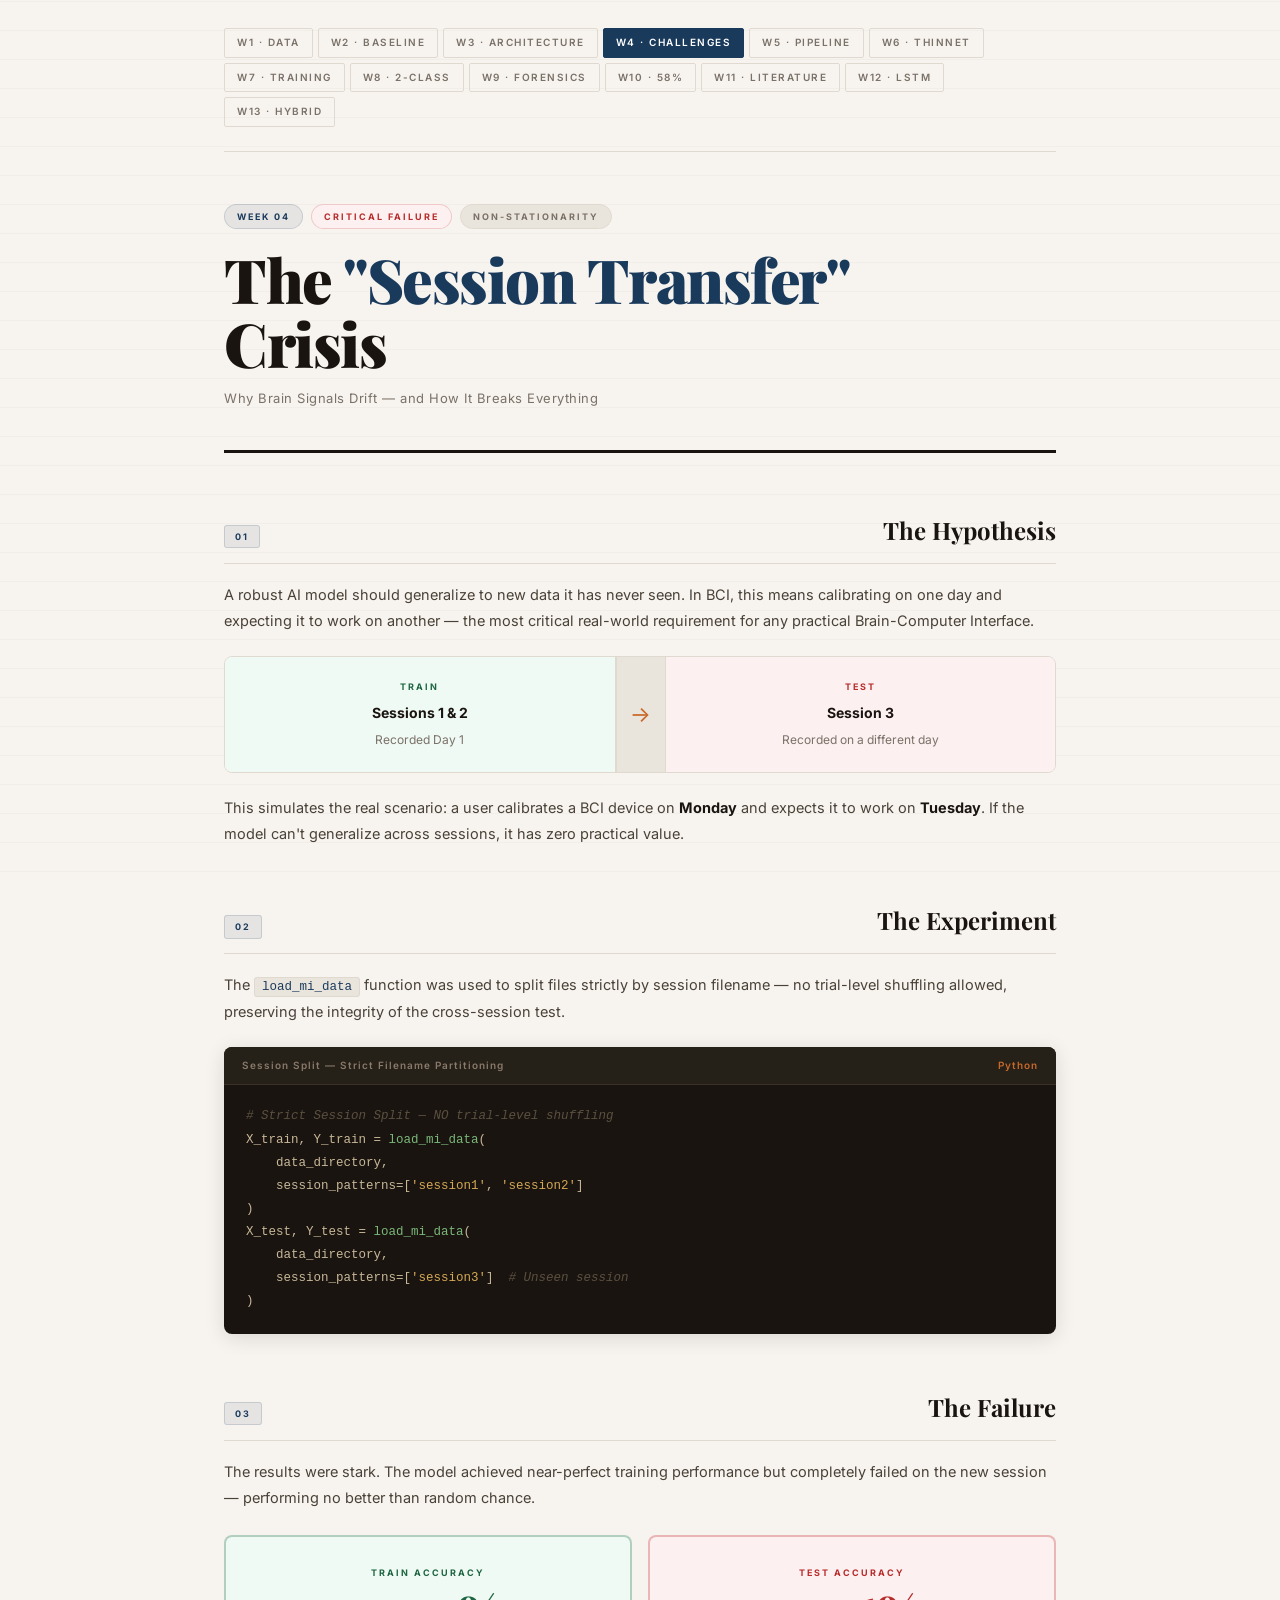
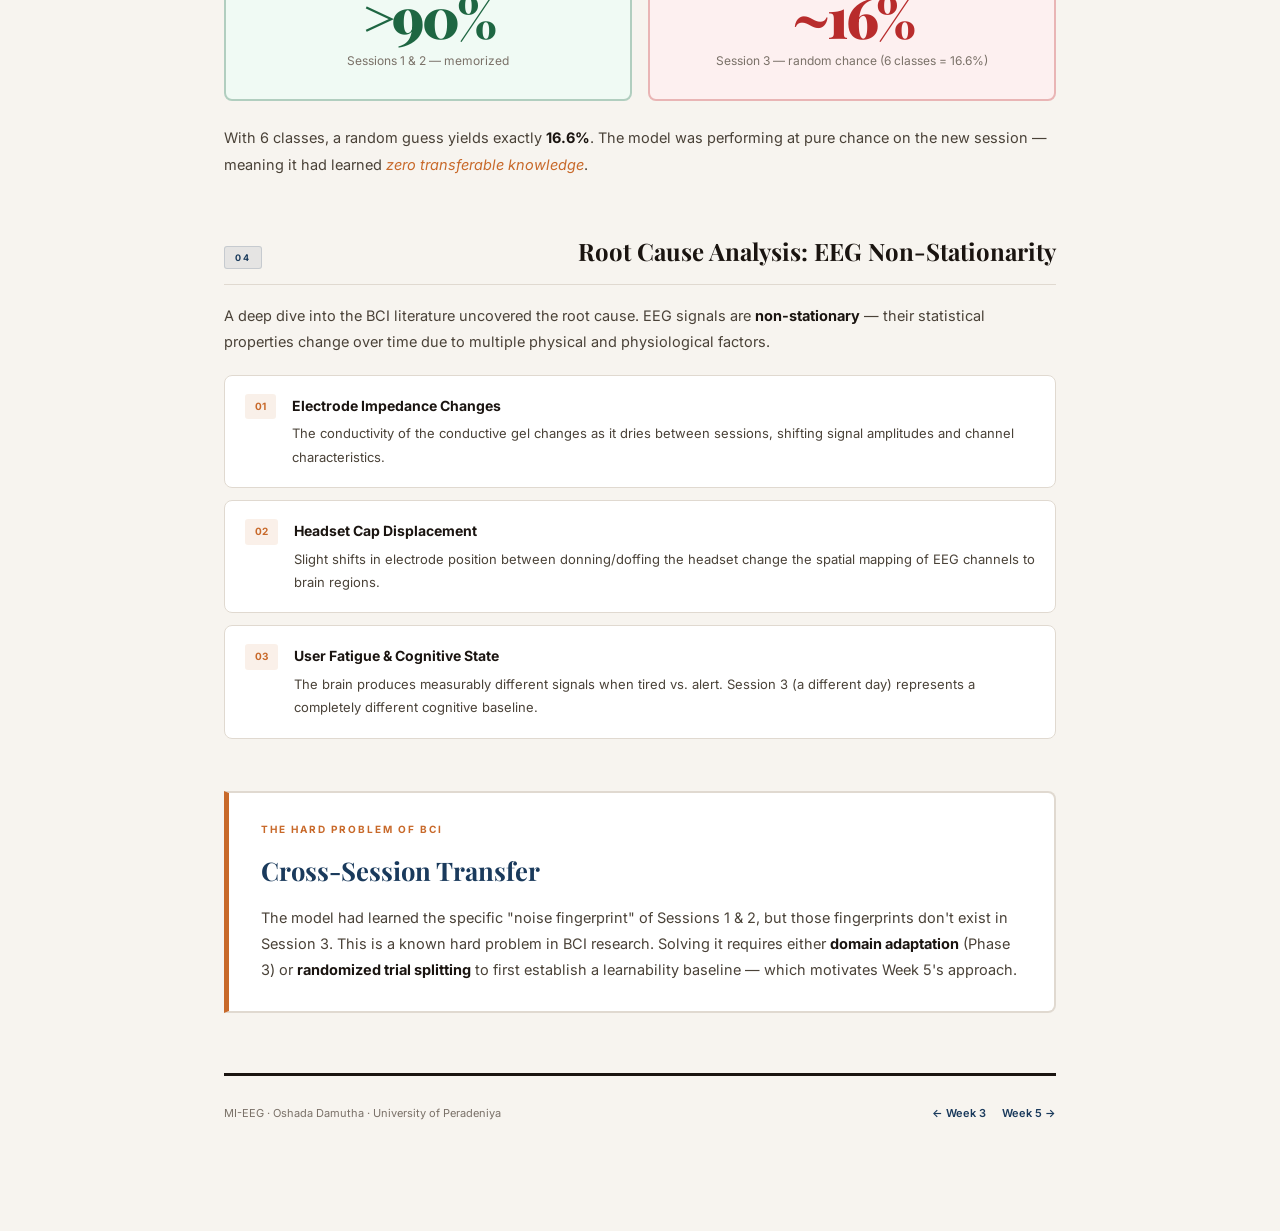
<file: week4.html>
<!DOCTYPE html>
<html lang="en">
<head>
<meta charset="UTF-8">
<meta name="viewport" content="width=device-width, initial-scale=1.0">
<title>Week 4 — Session Transfer Crisis | MI-EEG Portfolio</title>

<link href="https://fonts.googleapis.com/css2?family=Playfair+Display:ital,wght@0,700;0,900;1,700&family=Inter:wght@300;400;500;600&display=swap" rel="stylesheet">
<style>
  /* ══════════════════════════════════════════════
     SHARED STYLESHEET — Week 11 Palette
     MI-EEG Portfolio · All Weeks
  ══════════════════════════════════════════════ */

  :root {
    --bg: #f7f4ef;
    --surface: #ffffff;
    --border: #e0d9d0;
    --accent: #1a3a5c;
    --accent2: #c8692a;
    --green: #1e6642;
    --text: #1a1410;
    --muted: #7a7168;
    --tag-bg: #eae5dc;
    --red: #b82c2c;
    --red-light: #fdf0f0;
    --green-light: #f0faf4;
    --blue: #1a3a5c;
    --surface2: #f0ece4;
  }

  * { margin: 0; padding: 0; box-sizing: border-box; }

  body {
    background: var(--bg);
    color: var(--text);
    font-family: 'Inter', sans-serif;
    line-height: 1.75;
    min-height: 100vh;
  }

  body::before {
    content: '';
    position: fixed; inset: 0;
    background: repeating-linear-gradient(0deg, transparent, transparent 28px, rgba(0,0,0,0.025) 28px, rgba(0,0,0,0.025) 29px);
    pointer-events: none; z-index: 0;
  }

  .container {
    max-width: 920px; margin: 0 auto;
    padding: 0 44px 80px; position: relative; z-index: 1;
  }

  /* ── NAV ── */
  .nav {
    display: flex; gap: 5px; flex-wrap: wrap;
    padding: 28px 0 24px;
    border-bottom: 1px solid var(--border);
    margin-bottom: 52px;
  }
  .nav a {
    font-family: 'Inter', sans-serif; font-size: 10px; font-weight: 600;
    letter-spacing: 1.5px; text-transform: uppercase; text-decoration: none;
    padding: 5px 12px; border-radius: 2px;
    border: 1px solid var(--border); color: var(--muted);
    transition: all 0.2s;
  }
  .nav a:hover { border-color: var(--accent); color: var(--accent); background: rgba(26,58,92,0.04); }
  .nav a.active { background: var(--accent); color: #fff; border-color: var(--accent); }

  /* ── HEADER ── */
  .header, header {
    margin-bottom: 56px;
    padding-bottom: 40px;
    border-bottom: 3px solid var(--text);
    animation: fadeDown 0.6s ease both;
  }

  .week-badge, .week-tag, .week-label, .phase-strip, .breadcrumb, .header-tag {
    display: inline-flex; align-items: center; gap: 8px;
    font-size: 10px; font-weight: 700; letter-spacing: 3px;
    text-transform: uppercase; color: var(--accent2);
    margin-bottom: 18px;
  }
  .week-badge::after, .week-tag::after, .issue-label::after {
    content: ''; display: inline-block;
    width: 32px; height: 2px; background: var(--accent2);
  }

  .chip-row { display: flex; gap: 8px; flex-wrap: wrap; margin-bottom: 18px; }
  .chip, .phase-badge {
    font-size: 9px; font-weight: 700; letter-spacing: 2px;
    text-transform: uppercase; padding: 4px 12px; border-radius: 20px;
    background: var(--tag-bg); color: var(--muted); border: 1px solid var(--border);
  }
  .chip.red, .chip.bad { background: var(--red-light); color: var(--red); border-color: rgba(184,44,44,0.2); }
  .chip.purple { background: rgba(26,58,92,0.08); color: var(--accent); border-color: rgba(26,58,92,0.15); }

  h1 {
    font-family: 'Playfair Display', serif;
    font-size: clamp(2.4rem, 5.5vw, 3.8rem);
    font-weight: 900; line-height: 1.05; letter-spacing: -1.5px;
    color: var(--text); margin-bottom: 12px;
  }
  h1 span, h1 em, h1 .hl, h1 .hi, h1 .red { color: var(--accent); font-style: normal; }
  h1 .hl2, h1 em { color: var(--accent2); font-style: italic; }

  .tagline, .byline, .subtitle, .header-sub {
    font-size: 13px; color: var(--muted); margin-top: 8px;
    letter-spacing: 0.5px;
  }

  .bar { height: 3px; background: linear-gradient(90deg, var(--accent2), var(--accent), transparent); border-radius: 2px; margin-top: 22px; }

  /* ── SECTIONS ── */
  .section, section {
    margin-bottom: 52px;
    animation: fadeUp 0.6s ease both;
  }
  .section:nth-child(3), section:nth-child(3) { animation-delay: 0.08s; }
  .section:nth-child(4), section:nth-child(4) { animation-delay: 0.16s; }
  .section:nth-child(5), section:nth-child(5) { animation-delay: 0.24s; }
  .section:nth-child(6), section:nth-child(6) { animation-delay: 0.32s; }

  h2 {
    font-family: 'Playfair Display', serif;
    font-size: 1.5rem; font-weight: 700; color: var(--text);
    margin-bottom: 18px; padding-bottom: 12px;
    border-bottom: 1px solid var(--border);
    display: flex; align-items: baseline; justify-content: space-between; gap: 12px;
  }
  .section-header { display: flex; align-items: center; gap: 12px; margin-bottom: 20px; }
  .section-num, .h2-num, .num {
    font-family: 'Inter', sans-serif; font-size: 10px; font-weight: 700;
    letter-spacing: 2px; color: var(--accent2);
    background: rgba(200,105,42,0.1); padding: 3px 10px;
    border-radius: 3px; border: 1px solid rgba(200,105,42,0.2);
    flex-shrink: 0;
  }
  .h2-tag, .h2-badge, .h2-pill, .pill {
    font-family: 'Inter', sans-serif; font-size: 9px; font-weight: 700;
    letter-spacing: 2px; text-transform: uppercase;
    background: rgba(26,58,92,0.08); color: var(--accent);
    border: 1px solid rgba(26,58,92,0.15); padding: 3px 10px; border-radius: 3px;
    flex-shrink: 0;
  }

  h3 { font-size: 1rem; font-weight: 700; color: var(--text); margin-bottom: 6px; }

  p { color: #4a4238; font-size: 14.5px; margin-bottom: 14px; line-height: 1.8; }
  p strong { color: var(--text); }
  p em { color: var(--accent2); font-style: italic; }

  code {
    font-family: 'Courier New', monospace; font-size: 12.5px;
    background: var(--tag-bg); color: var(--accent);
    padding: 2px 7px; border-radius: 3px;
    border: 1px solid var(--border);
  }

  /* ── PULL QUOTE ── */
  .pull-quote {
    border-left: 4px solid var(--accent2); padding: 20px 28px;
    margin: 28px 0; background: rgba(200,105,42,0.05);
    border-radius: 0 6px 6px 0;
  }
  .pull-quote p {
    font-family: 'Playfair Display', serif;
    font-size: 1.15rem; font-style: italic; color: var(--accent);
    margin: 0; line-height: 1.65;
  }

  /* ── CODE BLOCKS ── */
  .code-block, .code-wrap {
    background: #1a1410; border-radius: 8px; overflow: hidden; margin: 22px 0;
    box-shadow: 0 4px 20px rgba(26,20,16,0.12);
  }
  .code-top, .code-header, .code-bar {
    background: #252018; border-bottom: 1px solid #3a3028;
    padding: 10px 18px; display: flex; justify-content: space-between; align-items: center;
    font-family: 'Inter', sans-serif; font-size: 10px; font-weight: 600;
    letter-spacing: 1px; color: #8a7a6a;
  }
  .code-top .tag, .code-header .tag, .code-bar .lang { color: var(--accent2); }
  .code-top .file, .code-bar .file { color: #8a7a6a; }
  pre {
    padding: 20px 22px; font-family: 'Courier New', monospace;
    font-size: 12.5px; line-height: 1.85; overflow-x: auto; color: #c8b898;
  }
  .kw { color: #e8845a; }
  .fn { color: #7ab87a; }
  .cm { color: #5a5040; font-style: italic; }
  .str { color: #d4a855; }
  .num { color: #7aaed4; }
  .ok { color: #7ab87a; }
  .err { color: #c85858; text-decoration: line-through; opacity: 0.7; }

  /* ── SHAPE FLOW ── */
  .shape-flow {
    display: flex; align-items: center; gap: 12px; flex-wrap: wrap;
    background: var(--surface); border: 1px solid var(--border);
    border-radius: 8px; padding: 24px 28px; margin: 22px 0;
    box-shadow: 0 2px 12px rgba(26,20,16,0.06);
  }
  .shape-box {
    background: var(--tag-bg); border: 1px solid var(--border);
    border-radius: 6px; padding: 14px 20px; text-align: center;
    transition: border-color 0.2s;
  }
  .shape-box:hover { border-color: var(--accent2); }
  .shape-box .lbl {
    font-size: 9px; font-weight: 700; letter-spacing: 2px;
    text-transform: uppercase; color: var(--muted); margin-bottom: 6px;
  }
  .shape-box .dims {
    font-family: 'Courier New', monospace; font-size: 13px;
    color: var(--accent); font-weight: 700;
  }
  .shape-arrow { color: var(--accent2); font-size: 22px; font-weight: 700; }

  /* ── CHANNEL GRID ── */
  .ch-grid {
    display: grid; grid-template-columns: repeat(auto-fill, minmax(100px, 1fr));
    gap: 10px; margin: 20px 0;
  }
  .ch-chip {
    background: var(--surface); border: 1px solid var(--border);
    border-radius: 6px; padding: 10px 12px; text-align: center;
    font-family: 'Courier New', monospace; font-size: 13px;
    color: var(--accent); font-weight: 700;
    transition: all 0.2s;
  }
  .ch-chip:hover { border-color: var(--accent); background: rgba(26,58,92,0.04); }
  .ch-sub { font-size: 9px; color: var(--muted); margin-top: 3px; letter-spacing: 1px; font-family: 'Inter', sans-serif; font-weight: 600; text-transform: uppercase; }

  /* ── ARCHITECTURE LIST ── */
  .arch-list { display: flex; flex-direction: column; margin: 20px 0; border: 1px solid var(--border); border-radius: 8px; overflow: hidden; }
  .arch-item { display: flex; border-bottom: 1px solid var(--border); }
  .arch-item:last-child { border-bottom: none; }
  .arch-label {
    width: 160px; background: var(--tag-bg); padding: 14px 16px;
    font-size: 11px; font-weight: 600; letter-spacing: 1px;
    text-transform: uppercase; color: var(--muted);
    border-right: 1px solid var(--border); flex-shrink: 0;
    display: flex; align-items: center;
  }
  .arch-val { padding: 14px 18px; font-size: 13.5px; color: var(--text); font-weight: 500; display: flex; align-items: center; }

  /* ── PHILOSOPHY CARDS ── */
  .phil-grid { display: grid; grid-template-columns: 1fr 1fr; gap: 14px; margin: 20px 0; }
  .phil-card {
    background: var(--surface); border: 1px solid var(--border);
    border-radius: 8px; padding: 22px; transition: all 0.2s;
    border-top: 3px solid var(--accent);
  }
  .phil-card:hover { transform: translateY(-2px); box-shadow: 0 6px 20px rgba(26,20,16,0.08); }
  .phil-card .icon { font-size: 24px; margin-bottom: 10px; }
  .phil-card h3 { font-size: 14px; font-weight: 700; margin-bottom: 6px; }
  .phil-card p { font-size: 13px; margin: 0; }

  /* ── LAYER STACK ── */
  .layer-stack { display: flex; flex-direction: column; margin: 22px 0; border: 1px solid var(--border); border-radius: 8px; overflow: hidden; }
  .layer { display: flex; border-bottom: 1px solid var(--border); transition: background 0.2s; }
  .layer:last-child { border-bottom: none; }
  .layer:hover { background: rgba(26,58,92,0.03); }
  .layer-icon { width: 54px; background: var(--tag-bg); display: flex; align-items: center; justify-content: center; font-size: 20px; border-right: 1px solid var(--border); padding: 16px; flex-shrink: 0; }
  .layer-body { flex: 1; padding: 16px 20px; }
  .layer-type { font-size: 9px; font-weight: 700; letter-spacing: 2px; text-transform: uppercase; margin-bottom: 4px; color: var(--accent2); }
  .t-filter .layer-type { color: var(--accent); }
  .s-filter .layer-type { color: var(--accent2); }
  .layer-spec { font-size: 13.5px; font-weight: 600; color: var(--text); }
  .layer-note { font-size: 12px; color: var(--muted); margin-top: 3px; }

  /* ── ACCURACY CARDS ── */
  .acc-grid, .fail-grid { display: grid; grid-template-columns: 1fr 1fr; gap: 16px; margin: 24px 0; }
  .acc-card, .fail-card {
    border-radius: 8px; padding: 28px 24px; text-align: center;
    border: 2px solid var(--border);
  }
  .acc-card.good, .fail-card.ok {
    background: var(--green-light); border-color: rgba(30,102,66,0.3);
  }
  .acc-card.bad, .fail-card.bad {
    background: var(--red-light); border-color: rgba(184,44,44,0.3);
  }
  .acc-label, .fail-label {
    font-size: 9px; font-weight: 700; letter-spacing: 2px; text-transform: uppercase; margin-bottom: 8px;
  }
  .acc-card.good .acc-label, .fail-card.ok .fail-label { color: var(--green); }
  .acc-card.bad .acc-label, .fail-card.bad .fail-label { color: var(--red); }
  .acc-num, .fail-num {
    font-family: 'Playfair Display', serif; font-size: 3.5rem;
    font-weight: 900; letter-spacing: -3px; line-height: 1;
  }
  .acc-card.good .acc-num, .fail-card.ok .fail-num { color: var(--green); }
  .acc-card.bad .acc-num, .fail-card.bad .fail-num { color: var(--red); }
  .acc-note, .fail-note { font-size: 12px; color: var(--muted); margin-top: 6px; }

  /* ── INSIGHT / CALLOUT ── */
  .insight, .callout, .hard-problem {
    background: var(--surface); border: 2px solid var(--border);
    border-left: 5px solid var(--accent2);
    border-radius: 0 8px 8px 0; padding: 28px 32px; margin-top: 40px;
  }
  .insight h3, .callout-title, .hard-problem h3 {
    font-size: 10px; font-weight: 700; letter-spacing: 2px;
    text-transform: uppercase; color: var(--accent2); margin-bottom: 10px;
  }
  .insight p, .callout p, .hard-problem p { margin: 0; font-size: 14.5px; }
  .hard-problem .term {
    font-family: 'Playfair Display', serif; font-size: 1.6rem;
    font-weight: 700; color: var(--accent); display: block; margin: 8px 0 12px;
  }

  /* ── OUTCOME BANNER ── */
  .outcome, .result-banner {
    background: linear-gradient(135deg, rgba(30,102,66,0.06), rgba(30,102,66,0.02));
    border: 1px solid rgba(30,102,66,0.25); border-radius: 8px;
    padding: 28px 32px; display: flex; gap: 20px; align-items: flex-start;
    margin-top: 44px;
    box-shadow: 0 2px 12px rgba(26,20,16,0.06);
  }
  .outcome-icon, .icon { font-size: 32px; flex-shrink: 0; }
  .outcome h3, .result-banner h3 {
    font-size: 10px; font-weight: 700; letter-spacing: 2px;
    text-transform: uppercase; color: var(--green); margin-bottom: 8px;
  }
  .outcome p, .result-banner p { margin: 0; font-size: 14px; }

  /* ── HYPOTHESIS FLOW ── */
  .hyp-flow {
    display: flex; align-items: stretch; margin: 22px 0;
    border: 1px solid var(--border); border-radius: 8px; overflow: hidden;
  }
  .hyp-step { flex: 1; padding: 22px; text-align: center; }
  .hyp-step:not(:last-child) { border-right: 1px solid var(--border); }
  .hyp-step.train { background: var(--green-light); }
  .hyp-step.test { background: var(--red-light); }
  .step-label { font-size: 9px; font-weight: 700; letter-spacing: 2px; text-transform: uppercase; margin-bottom: 6px; }
  .hyp-step.train .step-label { color: var(--green); }
  .hyp-step.test .step-label { color: var(--red); }
  .step-val { font-size: 14px; font-weight: 700; color: var(--text); }
  .step-note { font-size: 12px; color: var(--muted); margin-top: 4px; }
  .hyp-sep { width: 50px; background: var(--tag-bg); display: flex; align-items: center; justify-content: center; font-size: 22px; color: var(--accent2); border-left: 1px solid var(--border); border-right: 1px solid var(--border); }

  /* ── ROOT CAUSE LIST ── */
  .cause-list { display: flex; flex-direction: column; gap: 12px; margin: 20px 0; }
  .cause-item {
    display: flex; gap: 16px; align-items: flex-start;
    background: var(--surface); border: 1px solid var(--border); border-radius: 8px; padding: 18px 20px;
    transition: border-color 0.2s;
  }
  .cause-item:hover { border-color: var(--accent2); }
  .cause-num {
    font-size: 10px; font-weight: 700; color: var(--accent2);
    background: rgba(200,105,42,0.1); padding: 4px 10px;
    border-radius: 3px; flex-shrink: 0;
  }
  .cause-body h3 { font-size: 14px; font-weight: 700; margin-bottom: 4px; }
  .cause-body p { font-size: 13px; margin: 0; }

  /* ── STRATEGY CARDS ── */
  .strategy-cards { display: grid; grid-template-columns: 1fr 1fr; gap: 16px; margin: 20px 0; }
  .strat-card {
    padding: 22px; border: 2px solid var(--border); border-radius: 8px; background: var(--surface);
  }
  .strat-card.old { background: var(--red-light); border-color: rgba(184,44,44,0.25); }
  .strat-card.new { background: var(--green-light); border-color: rgba(30,102,66,0.25); }
  .strat-tag { font-size: 9px; font-weight: 700; letter-spacing: 2px; text-transform: uppercase; margin-bottom: 8px; display: block; }
  .strat-card.old .strat-tag { color: var(--red); }
  .strat-card.new .strat-tag { color: var(--green); }
  .strat-card h3 { font-size: 14px; font-weight: 700; margin-bottom: 8px; }
  .strat-result { margin-top: 12px; padding: 8px 12px; border-radius: 4px; font-size: 12px; font-weight: 600; }
  .strat-card.old .strat-result { background: rgba(184,44,44,0.1); color: var(--red); }
  .strat-card.new .strat-result { background: rgba(30,102,66,0.1); color: var(--green); }
  .strat-card p { font-size: 13px; color: var(--muted); margin: 0; line-height: 1.6; }

  /* ── PIPELINE STEPS ── */
  .pipeline { display: flex; flex-direction: column; margin: 20px 0; }
  .pipe-step { display: grid; grid-template-columns: 50px 1fr; gap: 18px; padding: 18px 0; border-bottom: 1px solid var(--border); }
  .pipe-step:last-child { border-bottom: none; }
  .pipe-num { font-family: 'Playfair Display', serif; font-size: 1.5rem; font-weight: 700; color: var(--accent2); line-height: 1.1; }
  .pipe-content h3 { font-size: 14px; font-weight: 700; margin-bottom: 4px; }
  .pipe-content p { font-size: 13px; color: var(--muted); margin: 0; line-height: 1.6; }

  /* ── COMPARE TABLE ── */
  .compare-table, .tuning-table, .results-table, .adv-table {
    width: 100%; border-collapse: collapse; margin: 20px 0; font-size: 13.5px;
  }
  .compare-table th, .tuning-table th, .results-table th, .adv-table th {
    background: var(--accent); color: #fff;
    padding: 11px 16px; text-align: left;
    font-size: 10px; font-weight: 700; letter-spacing: 1.5px; text-transform: uppercase;
  }
  .compare-table td, .tuning-table td, .results-table td, .adv-table td {
    padding: 11px 16px; border-bottom: 1px solid var(--border); color: #4a4238;
  }
  .compare-table td:first-child, .adv-table td:first-child { font-weight: 600; color: var(--text); }
  .compare-table tr:hover td, .tuning-table tr:hover td, .results-table tr:hover td, .adv-table tr:hover td {
    background: rgba(26,58,92,0.03);
  }
  .compare-table tr:last-child td, .results-table tr:last-child td { border-bottom: none; }

  .badge { display: inline-block; padding: 2px 8px; font-size: 10px; font-weight: 700; border-radius: 3px; }
  .badge.good, .badge.best { background: rgba(30,102,66,0.1); color: var(--green); }
  .badge.bad { background: var(--red-light); color: var(--red); }
  .badge.mid { background: rgba(26,58,92,0.1); color: var(--accent); }

  /* ── BINARY VISUAL ── */
  .binary-visual { display: grid; grid-template-columns: 1fr 1fr; gap: 16px; margin: 20px 0; }
  .class-card {
    background: var(--surface); border: 1px solid var(--border); border-radius: 8px;
    padding: 24px; position: relative; overflow: hidden; text-align: center;
    border-bottom: 4px solid var(--border);
  }
  .class-card.left-class { border-bottom-color: var(--accent); }
  .class-card.right-class { border-bottom-color: var(--accent2); }
  .class-num { font-family: 'Playfair Display', serif; font-size: 4rem; font-weight: 900; opacity: 0.07; position: absolute; top: 8px; right: 16px; color: var(--text); }
  .class-label { font-size: 13px; font-weight: 700; text-transform: uppercase; letter-spacing: 1px; margin-bottom: 6px; }
  .class-card.left-class .class-label { color: var(--accent); }
  .class-card.right-class .class-label { color: var(--accent2); }
  .class-desc { font-size: 12.5px; color: var(--muted); line-height: 1.6; }
  .class-hz { display: inline-block; margin-top: 10px; padding: 3px 10px; border: 1px solid var(--border); font-size: 11px; color: var(--muted); border-radius: 3px; }

  /* ── CONFUSION MATRIX ── */
  .cm-grid { display: grid; grid-template-columns: 60px 1fr 1fr; grid-template-rows: 40px 1fr 1fr; gap: 2px; margin: 20px 0; max-width: 320px; }
  .cm-header { background: var(--tag-bg); display: flex; align-items: center; justify-content: center; font-size: 9px; font-weight: 700; letter-spacing: 1px; text-transform: uppercase; color: var(--muted); }
  .cm-cell { background: var(--surface); border: 1px solid var(--border); padding: 16px; text-align: center; border-radius: 4px; }
  .cm-cell.tp, .cm-cell.tn { border-color: rgba(30,102,66,0.3); background: var(--green-light); }
  .cm-cell.fp, .cm-cell.fn-cell { border-color: rgba(184,44,44,0.2); background: var(--red-light); }
  .cm-val { font-family: 'Playfair Display', serif; font-size: 1.4rem; font-weight: 900; }
  .cm-cell.tp .cm-val, .cm-cell.tn .cm-val { color: var(--green); }
  .cm-cell.fp .cm-val, .cm-cell.fn-cell .cm-val { color: var(--red); opacity: 0.7; }
  .cm-name { font-size: 10px; color: var(--muted); margin-top: 2px; }

  /* ── METRICS ROW ── */
  .metrics { display: grid; grid-template-columns: repeat(4, 1fr); gap: 12px; margin: 20px 0; }
  .metric { background: var(--surface); border: 1px solid var(--border); border-radius: 6px; padding: 18px 12px; text-align: center; border-top: 3px solid var(--accent); }
  .metric-val { font-family: 'Playfair Display', serif; font-size: 1.6rem; font-weight: 700; color: var(--accent); display: block; }
  .metric-label { font-size: 9px; font-weight: 700; letter-spacing: 1.5px; text-transform: uppercase; color: var(--muted); margin-top: 4px; }

  /* ── FIX DIAGRAM ── */
  .fix-diagram { display: grid; grid-template-columns: 1fr 60px 1fr; align-items: center; margin: 24px 0; }
  .fix-box { background: var(--surface); border: 1px solid var(--border); border-radius: 8px; padding: 22px; }
  .fix-box.wrong { border-color: rgba(184,44,44,0.3); background: var(--red-light); }
  .fix-box.right { border-color: rgba(30,102,66,0.3); background: var(--green-light); }
  .fix-tag { font-size: 9px; font-weight: 700; letter-spacing: 2px; text-transform: uppercase; margin-bottom: 8px; display: block; }
  .fix-box.wrong .fix-tag { color: var(--red); }
  .fix-box.right .fix-tag { color: var(--green); }
  .fix-box h3 { font-size: 14px; font-weight: 700; margin-bottom: 6px; }
  .fix-box p { font-size: 13px; color: var(--muted); margin: 0; }
  .arrow-mid { text-align: center; font-size: 1.8rem; color: var(--accent2); font-weight: 700; }

  /* ── MODEL GRID ── */
  .model-grid { display: grid; grid-template-columns: 1fr 1fr; gap: 20px; margin: 24px 0; }
  .model-card { background: var(--surface); border: 1px solid var(--border); padding: 24px; border-radius: 8px; position: relative; overflow: hidden; }
  .model-card::before { content: ''; position: absolute; top: 0; left: 0; right: 0; height: 4px; }
  .model-card.lstm::before { background: var(--accent); }
  .model-card.hybrid::before { background: var(--accent2); }
  .model-tag { font-size: 9px; font-weight: 700; letter-spacing: 2px; text-transform: uppercase; margin-bottom: 10px; }
  .model-card.lstm .model-tag { color: var(--accent); }
  .model-card.hybrid .model-tag { color: var(--accent2); }
  .model-card h3 { font-family: 'Playfair Display', serif; font-size: 1.15rem; font-weight: 700; margin-bottom: 10px; }
  .model-card p { font-size: 13px; margin-bottom: 10px; }
  .model-acc { display: flex; align-items: baseline; gap: 8px; margin-top: 14px; padding-top: 12px; border-top: 1px solid var(--border); }
  .acc-big { font-family: 'Playfair Display', serif; font-size: 2.2rem; font-weight: 700; }
  .model-card.lstm .acc-big { color: var(--accent); }
  .model-card.hybrid .acc-big { color: var(--accent2); }
  .acc-label { font-size: 11px; color: var(--muted); }

  /* ── DATASET CARDS ── */
  .dataset-row { display: grid; grid-template-columns: 1fr 1fr; gap: 16px; margin: 22px 0; }
  .dataset-card { background: var(--surface); border: 1px solid var(--border); border-radius: 8px; padding: 22px; border-left: 4px solid var(--accent); }
  .ds-label { font-size: 9px; font-weight: 700; letter-spacing: 2px; text-transform: uppercase; color: var(--muted); margin-bottom: 8px; }
  .dataset-card h3 { font-family: 'Playfair Display', serif; font-size: 1.05rem; font-weight: 700; margin-bottom: 10px; }
  .dataset-card ul { padding-left: 18px; font-size: 13px; color: #4a4238; }
  .dataset-card li { margin-bottom: 5px; }

  /* ── LSTM CELL DIAGRAM ── */
  .cell-diagram { background: var(--surface); border: 1px solid var(--border); border-radius: 8px; padding: 32px; margin: 24px 0; }
  .cell-label { font-size: 9px; font-weight: 700; letter-spacing: 2px; text-transform: uppercase; color: var(--muted); margin-bottom: 24px; }
  .gates-row { display: grid; grid-template-columns: repeat(3, 1fr); gap: 12px; margin-bottom: 16px; }
  .gate-box { background: var(--tag-bg); border: 1px solid var(--border); border-radius: 6px; padding: 18px 14px; text-align: center; transition: border-color 0.2s; }
  .gate-box:hover { border-color: var(--accent2); }
  .gate-icon { font-size: 22px; margin-bottom: 8px; }
  .gate-name { font-size: 9px; font-weight: 700; letter-spacing: 1.5px; text-transform: uppercase; color: var(--accent); margin-bottom: 6px; }
  .gate-desc { font-size: 12px; color: var(--muted); line-height: 1.55; }
  .state-row { display: grid; grid-template-columns: 1fr 1fr; gap: 12px; }
  .state-box { background: var(--tag-bg); border: 1px solid var(--border); border-radius: 6px; padding: 16px; display: flex; gap: 14px; align-items: flex-start; }
  .s-icon { font-size: 20px; flex-shrink: 0; }
  .s-name { font-size: 9px; font-weight: 700; letter-spacing: 1px; text-transform: uppercase; color: var(--accent2); margin-bottom: 4px; }
  .s-desc { font-size: 12px; color: var(--muted); line-height: 1.55; }

  /* ── COMPARE COLUMNS ── */
  .compare { display: grid; grid-template-columns: 1fr 1fr 1fr; gap: 12px; margin: 24px 0; }
  .compare-col { background: var(--surface); border: 1px solid var(--border); border-radius: 8px; overflow: hidden; }
  .compare-col .col-header { padding: 12px 16px; font-size: 10px; font-weight: 700; letter-spacing: 1.5px; text-transform: uppercase; }
  .compare-col.rnn .col-header { background: var(--red-light); color: var(--red); border-bottom: 1px solid rgba(184,44,44,0.2); }
  .compare-col.lstm .col-header { background: rgba(26,58,92,0.08); color: var(--accent); border-bottom: 1px solid rgba(26,58,92,0.1); }
  .compare-col.gru .col-header { background: var(--tag-bg); color: var(--muted); border-bottom: 1px solid var(--border); }
  .compare-col .col-body { padding: 14px; }
  .compare-col .col-item { font-size: 12.5px; color: var(--muted); margin-bottom: 8px; padding-left: 12px; border-left: 2px solid var(--border); }
  .compare-col.lstm .col-item { border-left-color: var(--accent); color: #4a4238; }

  /* ── APPS GRID ── */
  .apps-grid { display: grid; grid-template-columns: repeat(2, 1fr); gap: 12px; margin: 24px 0; }
  .app-card { background: var(--surface); border: 1px solid var(--border); border-radius: 8px; padding: 18px 20px; display: flex; gap: 14px; align-items: flex-start; transition: all 0.2s; }
  .app-card:hover { border-color: var(--accent2); transform: translateY(-1px); }
  .app-icon { font-size: 22px; flex-shrink: 0; }
  .app-title { font-size: 13px; font-weight: 700; color: var(--text); margin-bottom: 4px; }
  .app-desc { font-size: 12px; color: var(--muted); line-height: 1.55; }

  /* ── ARCH PIPELINE (week13) ── */
  .arch-pipeline { background: var(--surface); border: 1px solid var(--border); border-radius: 8px; padding: 32px; margin: 24px 0; }
  .pipe-label { font-size: 9px; font-weight: 700; letter-spacing: 2px; text-transform: uppercase; color: var(--muted); margin-bottom: 24px; }
  .pipe-stages { display: flex; flex-direction: column; gap: 4px; }
  .pipe-stage { display: grid; grid-template-columns: 3fr 1fr; border: 1px solid var(--border); border-radius: 6px; overflow: hidden; transition: border-color 0.2s; }
  .pipe-stage:hover { border-color: var(--accent); }
  .pipe-main { padding: 16px 20px; }
  .pipe-type { font-size: 9px; font-weight: 700; letter-spacing: 2px; text-transform: uppercase; margin-bottom: 4px; color: var(--accent2); }
  .stage-eegnet .pipe-type { color: var(--accent); }
  .stage-reshape .pipe-type { color: var(--accent2); }
  .stage-lstm .pipe-type { color: var(--green); }
  .stage-fc .pipe-type { color: var(--muted); }
  .pipe-name { font-size: 14px; font-weight: 700; color: var(--text); }
  .pipe-detail { font-size: 12px; color: var(--muted); margin-top: 3px; }
  .pipe-side { padding: 16px; display: flex; align-items: center; justify-content: center; font-family: 'Courier New', monospace; font-size: 11px; text-align: center; border-left: 1px solid var(--border); color: var(--accent); background: var(--tag-bg); }
  .pipe-arrow { text-align: center; color: var(--accent2); font-size: 20px; padding: 4px 0; }

  /* ── RATIONALE CARDS ── */
  .rationale-grid { display: grid; grid-template-columns: 1fr 1fr; gap: 14px; margin: 24px 0; }
  .rationale-card { background: var(--surface); border: 1px solid var(--border); border-radius: 8px; padding: 22px; transition: all 0.2s; position: relative; overflow: hidden; border-top: 3px solid var(--accent); }
  .rationale-card:hover { transform: translateY(-2px); box-shadow: 0 6px 20px rgba(26,20,16,0.08); }
  .rationale-card::before { content: attr(data-num); position: absolute; top: -10px; right: 16px; font-size: 5rem; font-weight: 900; color: rgba(26,58,92,0.05); font-family: 'Playfair Display', serif; line-height: 1; }
  .rc-icon { font-size: 24px; margin-bottom: 10px; }
  .rc-title { font-size: 13.5px; font-weight: 700; color: var(--text); margin-bottom: 8px; }
  .rc-desc { font-size: 12.5px; color: var(--muted); line-height: 1.6; }

  /* ── STATUS BANNER ── */
  .status-banner { background: var(--surface); border: 1px solid var(--border); border-radius: 8px; padding: 28px 32px; margin-top: 40px; display: grid; grid-template-columns: 1fr 1fr 1fr; gap: 24px; }
  .status-item { text-align: center; }
  .status-icon { font-size: 28px; margin-bottom: 8px; }
  .status-label { font-size: 9px; font-weight: 700; letter-spacing: 2px; text-transform: uppercase; color: var(--muted); margin-bottom: 6px; }
  .status-val { font-size: 1rem; font-weight: 700; color: var(--accent); }

  /* ── CONCLUSION ── */
  .conclusion {
    background: var(--accent); color: #fff;
    padding: 36px 40px; border-radius: 8px; margin-top: 48px;
  }
  .conclusion .c-label { font-size: 10px; font-weight: 700; letter-spacing: 3px; text-transform: uppercase; opacity: 0.6; margin-bottom: 12px; }
  .conclusion h3 { font-family: 'Playfair Display', serif; font-size: 1.5rem; font-weight: 700; margin-bottom: 12px; }
  .conclusion p { color: rgba(255,255,255,0.8); font-size: 14px; margin: 0; }

  /* ── REG GRID (week3) ── */
  .reg-grid { display: grid; grid-template-columns: 1fr 1fr; gap: 14px; margin: 20px 0; }
  .reg-card { background: var(--surface); border: 1px solid var(--border); border-left: 4px solid var(--accent); border-radius: 0 8px 8px 0; padding: 18px 20px; }
  .reg-card h3 { font-size: 13.5px; font-weight: 700; display: flex; gap: 8px; align-items: center; margin-bottom: 6px; }
  .reg-card .step { font-size: 9px; font-weight: 700; color: var(--accent2); background: rgba(200,105,42,0.1); padding: 2px 8px; border-radius: 3px; }
  .reg-card p { font-size: 13px; margin: 0; }

  /* ── STATS ROW ── */
  .stats-row { display: grid; grid-template-columns: repeat(3, 1fr); gap: 16px; padding: 32px 0; }
  .stat-card { background: var(--surface); border: 1px solid var(--border); border-radius: 8px; padding: 22px; border-top: 3px solid var(--accent); }
  .stat-num { font-family: 'Playfair Display', serif; font-size: 2.2rem; font-weight: 700; color: var(--accent); display: block; }
  .stat-label { font-size: 9px; font-weight: 700; letter-spacing: 1.5px; text-transform: uppercase; color: var(--muted); margin-top: 4px; }
  .stat-card:nth-child(2) .stat-num { color: var(--accent2); }
  .stat-card:nth-child(2) { border-top-color: var(--accent2); }
  .stat-card:nth-child(3) .stat-num { color: var(--green); }
  .stat-card:nth-child(3) { border-top-color: var(--green); }

  /* ── INSIGHTS GRID (week6) ── */
  .insights { display: grid; grid-template-columns: 1fr 1fr; gap: 16px; margin: 24px 0; }
  .insight-card { background: var(--surface); border: 1px solid var(--border); border-radius: 8px; padding: 22px; }
  .insight-icon { font-size: 22px; margin-bottom: 10px; }

  /* ── ARCH DIAGRAM (week6) ── */
  .arch-diagram { background: var(--surface); border: 1px solid var(--border); border-radius: 8px; padding: 32px; margin: 24px 0; }
  .arch-title { font-size: 9px; font-weight: 700; letter-spacing: 2px; text-transform: uppercase; color: var(--muted); margin-bottom: 24px; }
  .layer-flow { display: flex; flex-direction: column; gap: 8px; align-items: center; }
  .layer-box { width: 100%; max-width: 500px; padding: 12px 20px; border: 1px solid var(--border); border-radius: 6px; display: flex; justify-content: space-between; align-items: center; font-size: 14px; transition: all 0.2s; background: var(--surface); }
  .layer-box:hover { border-color: var(--accent); background: rgba(26,58,92,0.03); }
  .layer-box.temporal { border-color: rgba(26,58,92,0.3); background: rgba(26,58,92,0.03); }
  .layer-box.spatial { border-color: rgba(200,105,42,0.3); background: rgba(200,105,42,0.03); }
  .layer-box.pool { border-color: rgba(30,102,66,0.3); background: rgba(30,102,66,0.03); }
  .layer-name { font-weight: 700; color: var(--text); }
  .layer-detail { font-family: 'Courier New', monospace; font-size: 12px; color: var(--muted); }
  .arrow { color: var(--accent2); font-size: 18px; }

  /* ── FOOTER ── */
  .footer, footer {
    margin-top: 60px; padding: 28px 0;
    border-top: 3px solid var(--text);
    display: flex; justify-content: space-between; align-items: center;
    font-size: 11px; color: var(--muted);
  }
  .footer-nav, .nav-links { display: flex; gap: 16px; }
  .footer-nav a, .nav-links a, footer a { color: var(--accent); text-decoration: none; font-weight: 600; }
  .footer-nav a:hover, .nav-links a:hover, footer a:hover { color: var(--accent2); }

  /* ── ANIMATIONS ── */
  @keyframes fadeDown { from { opacity: 0; transform: translateY(-12px); } to { opacity: 1; transform: translateY(0); } }
  @keyframes fadeUp { from { opacity: 0; transform: translateY(14px); } to { opacity: 1; transform: translateY(0); } }

  /* ── RESPONSIVE ── */
  @media (max-width: 640px) {
    .container { padding: 0 20px 60px; }
    h1 { font-size: 2.2rem; }
    .phil-grid, .reg-grid, .acc-grid, .fail-grid, .strategy-cards, .model-grid, .dataset-row, .rationale-grid, .apps-grid, .binary-visual, .compare, .gates-row { grid-template-columns: 1fr; }
    .metrics { grid-template-columns: repeat(2, 1fr); }
    .stats-row { grid-template-columns: 1fr 1fr; }
    .fix-diagram { grid-template-columns: 1fr; }
    .fix-diagram .arrow-mid { display: none; }
  }

</style>
</head>
<body>
<div class="container">

  <nav class="nav">
    <a href="week1.html">W1 · Data</a>
    <a href="week2.html">W2 · Baseline</a>
    <a href="week3.html">W3 · Architecture</a>
    <a href="week4.html" class="active">W4 · Challenges</a>
    <a href="week5.html">W5 · Pipeline</a>
    <a href="week6.html">W6 · thinNet</a>
    <a href="week7.html">W7 · Training</a>
    <a href="week8.html">W8 · 2-Class</a>
    <a href="week9.html">W9 · Forensics</a>
    <a href="week10.html">W10 · 58%</a>
    <a href="week11.html">W11 · Literature</a>
    <a href="week12.html">W12 · LSTM</a>
    <a href="week13.html">W13 · Hybrid</a>
  </nav>

<header class="header">
    <div class="chip-row">
      <span class="chip purple">Week 04</span>
      <span class="chip red">Critical Failure</span>
      <span class="chip gray">Non-Stationarity</span>
    </div>
    <h1>The <span class="red">"Session Transfer"</span><br>Crisis</h1>
    <div class="tagline">Why Brain Signals Drift — and How It Breaks Everything</div>
  </header>

  <!-- Section 1 -->
  <div class="section">
    <h2><span class="pill">01</span> The Hypothesis</h2>
    <p>A robust AI model should generalize to new data it has never seen. In BCI, this means calibrating on one day and expecting it to work on another — the most critical real-world requirement for any practical Brain-Computer Interface.</p>

    <div class="hyp-flow">
      <div class="hyp-step train">
        <div class="step-label">Train</div>
        <div class="step-val">Sessions 1 & 2</div>
        <div class="step-note">Recorded Day 1</div>
      </div>
      <div class="hyp-sep">→</div>
      <div class="hyp-step test">
        <div class="step-label">Test</div>
        <div class="step-val">Session 3</div>
        <div class="step-note">Recorded on a different day</div>
      </div>
    </div>

    <p>This simulates the real scenario: a user calibrates a BCI device on <strong>Monday</strong> and expects it to work on <strong>Tuesday</strong>. If the model can't generalize across sessions, it has zero practical value.</p>
  </div>

  <!-- Section 2 -->
  <div class="section">
    <h2><span class="pill">02</span> The Experiment</h2>
    <p>The <code>load_mi_data</code> function was used to split files strictly by session filename — no trial-level shuffling allowed, preserving the integrity of the cross-session test.</p>

    <div class="code-block">
      <div class="code-top"><span>Session Split — Strict Filename Partitioning</span><span class="tag">Python</span></div>
      <pre><span class="cm"># Strict Session Split — NO trial-level shuffling</span>
X_train, Y_train = <span class="fn">load_mi_data</span>(
    data_directory,
    session_patterns=[<span class="str">'session1'</span>, <span class="str">'session2'</span>]
)
X_test, Y_test = <span class="fn">load_mi_data</span>(
    data_directory,
    session_patterns=[<span class="str">'session3'</span>]  <span class="cm"># Unseen session</span>
)</pre>
    </div>
  </div>

  <!-- Section 3: Failure -->
  <div class="section">
    <h2><span class="pill">03</span> The Failure</h2>
    <p>The results were stark. The model achieved near-perfect training performance but completely failed on the new session — performing no better than random chance.</p>

    <div class="fail-grid">
      <div class="fail-card ok">
        <div class="fail-label">Train Accuracy</div>
        <div class="fail-num">&gt;90%</div>
        <div class="fail-note">Sessions 1 & 2 — memorized</div>
      </div>
      <div class="fail-card bad">
        <div class="fail-label">Test Accuracy</div>
        <div class="fail-num">~16%</div>
        <div class="fail-note">Session 3 — random chance (6 classes = 16.6%)</div>
      </div>
    </div>

    <p>With 6 classes, a random guess yields exactly <strong>16.6%</strong>. The model was performing at pure chance on the new session — meaning it had learned <em>zero transferable knowledge</em>.</p>
  </div>

  <!-- Section 4: Root cause -->
  <div class="section">
    <h2><span class="pill">04</span> Root Cause Analysis: EEG Non-Stationarity</h2>
    <p>A deep dive into the BCI literature uncovered the root cause. EEG signals are <strong>non-stationary</strong> — their statistical properties change over time due to multiple physical and physiological factors.</p>

    <div class="cause-list">
      <div class="cause-item">
        <div class="cause-num">01</div>
        <div class="cause-body">
          <h3>Electrode Impedance Changes</h3>
          <p>The conductivity of the conductive gel changes as it dries between sessions, shifting signal amplitudes and channel characteristics.</p>
        </div>
      </div>
      <div class="cause-item">
        <div class="cause-num">02</div>
        <div class="cause-body">
          <h3>Headset Cap Displacement</h3>
          <p>Slight shifts in electrode position between donning/doffing the headset change the spatial mapping of EEG channels to brain regions.</p>
        </div>
      </div>
      <div class="cause-item">
        <div class="cause-num">03</div>
        <div class="cause-body">
          <h3>User Fatigue & Cognitive State</h3>
          <p>The brain produces measurably different signals when tired vs. alert. Session 3 (a different day) represents a completely different cognitive baseline.</p>
        </div>
      </div>
    </div>
  </div>

  <!-- Hard problem box -->
  <div class="hard-problem">
    <h3>The Hard Problem of BCI</h3>
    <span class="term">Cross-Session Transfer</span>
    <p>The model had learned the specific "noise fingerprint" of Sessions 1 & 2, but those fingerprints don't exist in Session 3. This is a known hard problem in BCI research. Solving it requires either <strong>domain adaptation</strong> (Phase 3) or <strong>randomized trial splitting</strong> to first establish a learnability baseline — which motivates Week 5's approach.</p>
  </div>

  <footer class="footer">
    <span>MI-EEG · Oshada Damutha · University of Peradeniya</span>
    <div class="footer-nav">
      <a href="week3.html">← Week 3</a>
      <a href="week5.html">Week 5 →</a>
    </div>
  </footer>

</div>
</body>
</html>
</file>
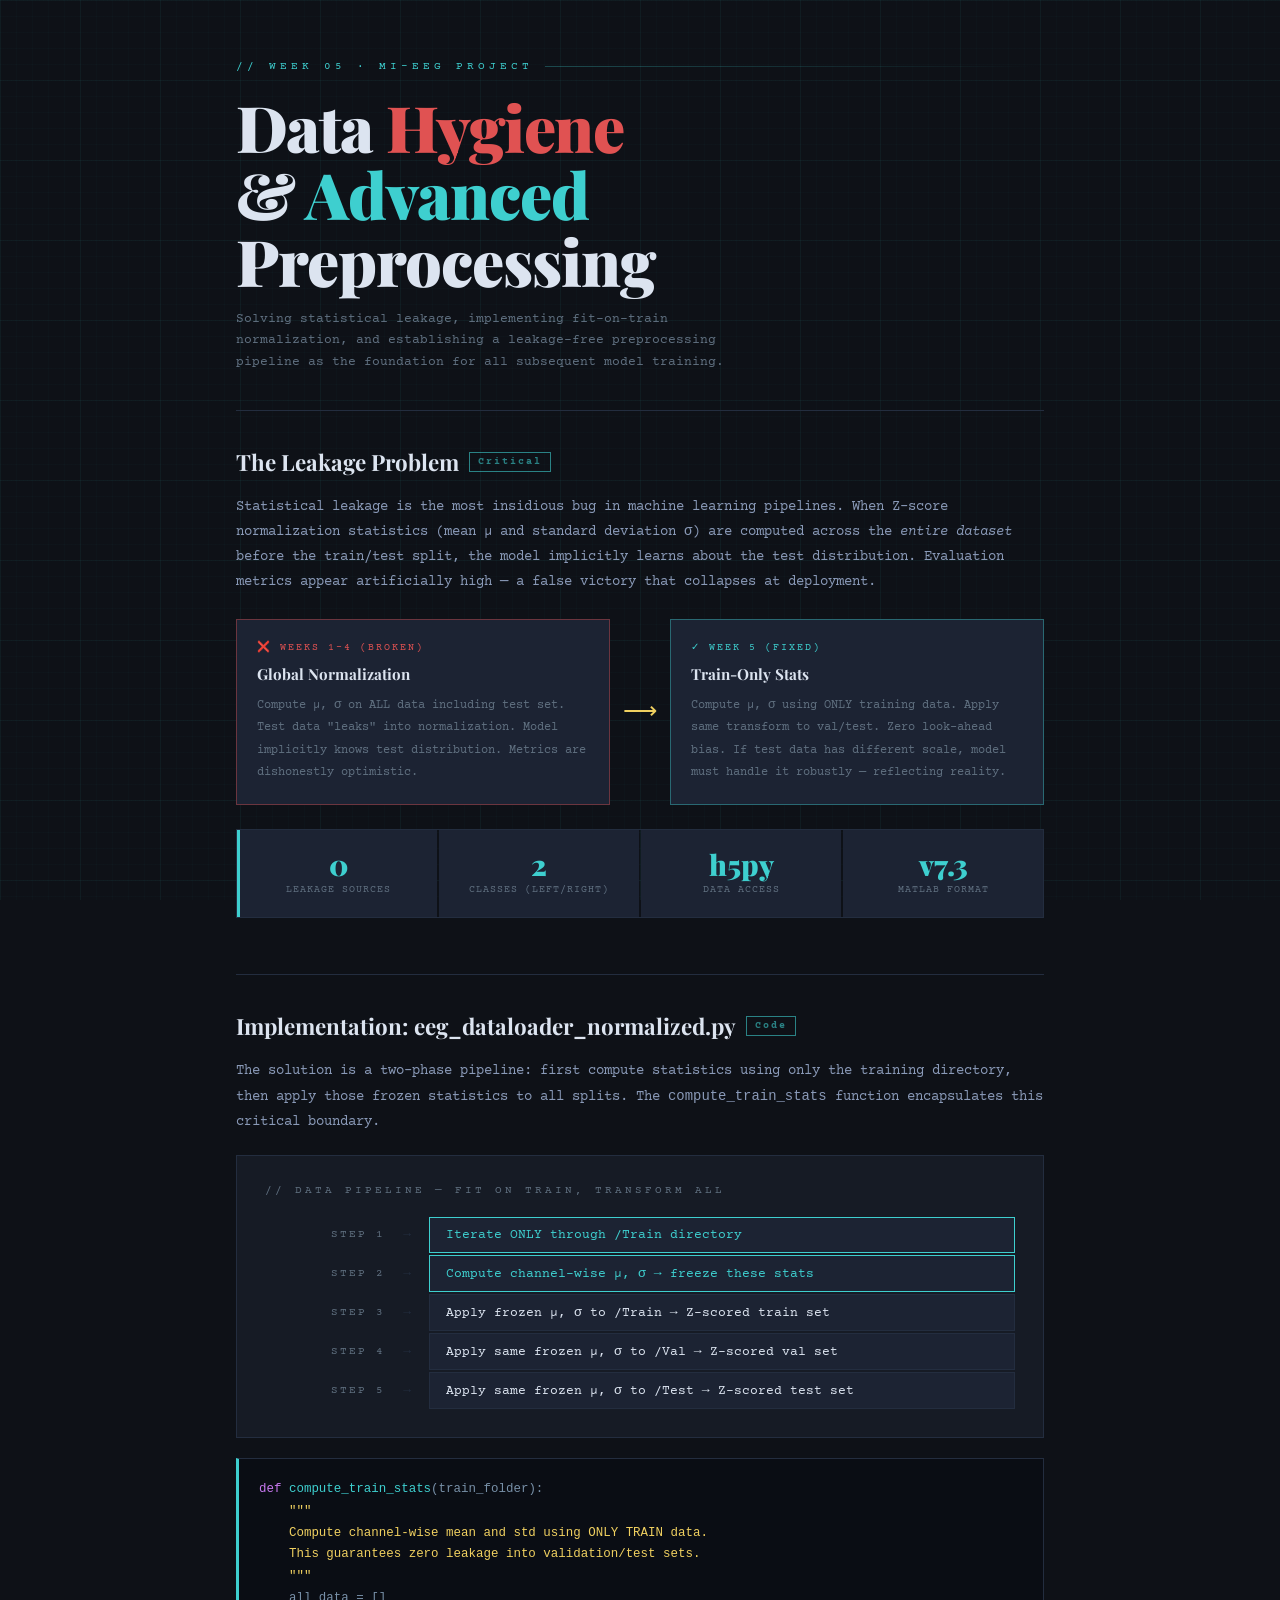
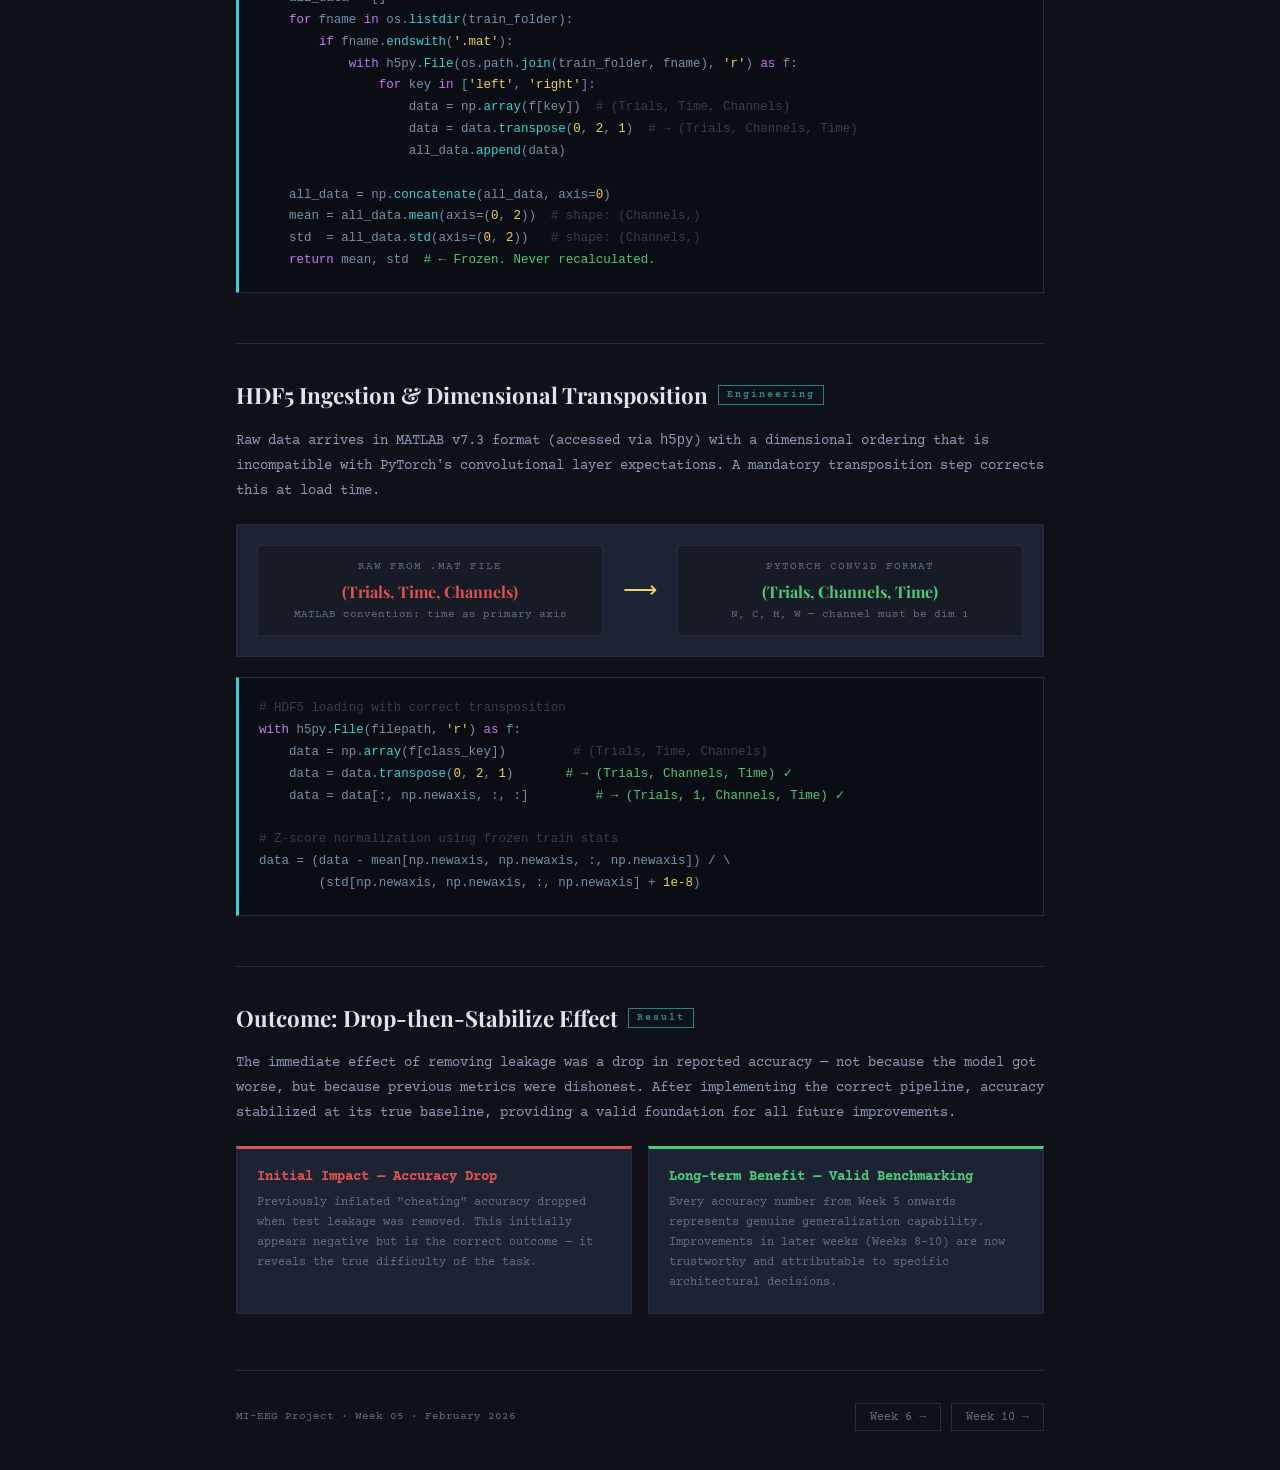
<file: week5.html>
<!DOCTYPE html>
<html lang="en">
<head>
<meta charset="UTF-8">
<meta name="viewport" content="width=device-width, initial-scale=1.0">
<title>Week 5 — Data Hygiene & Advanced Preprocessing</title>
<link href="https://fonts.googleapis.com/css2?family=Courier+Prime:wght@400;700&family=Playfair+Display:wght@400;700;900&display=swap" rel="stylesheet">
<style>
  :root {
    --bg: #0e1117;
    --surface: #161b25;
    --panel: #1c2333;
    --accent: #e05252;
    --teal: #3ecfcf;
    --yellow: #f0d060;
    --text: #dce4f0;
    --muted: #607080;
    --border: #232d3f;
    --success: #50c878;
  }
  * { margin:0; padding:0; box-sizing:border-box; }
  body {
    background: var(--bg);
    color: var(--text);
    font-family: 'Courier Prime', monospace;
    min-height: 100vh;
    overflow-x: hidden;
  }

  /* Blueprint grid */
  body::before {
    content: '';
    position: fixed;
    inset: 0;
    background-image:
      linear-gradient(rgba(62,207,207,0.04) 1px, transparent 1px),
      linear-gradient(90deg, rgba(62,207,207,0.04) 1px, transparent 1px),
      linear-gradient(rgba(62,207,207,0.02) 1px, transparent 1px),
      linear-gradient(90deg, rgba(62,207,207,0.02) 1px, transparent 1px);
    background-size: 80px 80px, 80px 80px, 16px 16px, 16px 16px;
    pointer-events: none;
    z-index: 0;
  }

  .container { max-width: 880px; margin: 0 auto; padding: 0 36px; position: relative; z-index: 1; }

  header {
    padding: 60px 0 36px;
    border-bottom: 1px solid var(--border);
  }
  .week-line {
    display: flex;
    align-items: center;
    gap: 12px;
    margin-bottom: 20px;
  }
  .week-num {
    font-size: 0.7rem;
    letter-spacing: 4px;
    color: var(--teal);
    text-transform: uppercase;
  }
  .week-line::after {
    content: '';
    flex: 1;
    height: 1px;
    background: linear-gradient(to right, var(--teal), transparent);
    opacity: 0.3;
  }
  h1 {
    font-family: 'Playfair Display', serif;
    font-size: clamp(2.4rem, 5.5vw, 4rem);
    font-weight: 900;
    line-height: 1.05;
    letter-spacing: -1px;
  }
  h1 .danger { color: var(--accent); }
  h1 .safe { color: var(--teal); }
  .header-desc {
    margin-top: 14px;
    font-size: 0.8rem;
    color: var(--muted);
    max-width: 520px;
    line-height: 1.7;
  }

  section { padding: 36px 0; border-bottom: 1px solid var(--border); }
  h2 {
    font-family: 'Playfair Display', serif;
    font-size: 1.4rem;
    font-weight: 700;
    margin-bottom: 18px;
    display: flex;
    align-items: center;
    gap: 10px;
  }
  h2 .tag {
    font-family: 'Courier Prime', monospace;
    font-size: 0.65rem;
    letter-spacing: 2px;
    color: var(--teal);
    padding: 3px 8px;
    border: 1px solid var(--teal);
    opacity: 0.6;
  }

  p { line-height: 1.8; color: #8a9ab8; margin-bottom: 14px; font-size: 0.87rem; }

  /* Leakage diagram */
  .leakage-diagram {
    margin: 24px 0;
    display: grid;
    grid-template-columns: 1fr 60px 1fr;
    gap: 0;
    align-items: stretch;
  }
  .leak-side {
    background: var(--panel);
    border: 1px solid var(--border);
    padding: 20px;
  }
  .leak-side.bad { border-color: rgba(224,82,82,0.4); }
  .leak-side.good { border-color: rgba(62,207,207,0.4); }
  .leak-tag {
    font-size: 0.65rem;
    letter-spacing: 2px;
    text-transform: uppercase;
    margin-bottom: 10px;
    display: block;
  }
  .leak-side.bad .leak-tag { color: var(--accent); }
  .leak-side.good .leak-tag { color: var(--teal); }
  .leak-side h3 { font-size: 0.95rem; margin-bottom: 10px; font-family: 'Playfair Display', serif; }
  .leak-side p { font-size: 0.78rem; color: var(--muted); margin: 0; }
  .leak-arrow {
    display: flex;
    align-items: center;
    justify-content: center;
    background: transparent;
    font-size: 1.5rem;
    color: var(--yellow);
  }

  /* Data flow chart */
  .flow-chart {
    background: var(--surface);
    border: 1px solid var(--border);
    padding: 28px;
    margin: 20px 0;
  }
  .flow-title {
    font-size: 0.68rem;
    letter-spacing: 3px;
    text-transform: uppercase;
    color: var(--muted);
    margin-bottom: 20px;
  }
  .flow-steps {
    display: flex;
    flex-direction: column;
    gap: 2px;
  }
  .flow-step {
    display: grid;
    grid-template-columns: 120px 20px 1fr;
    align-items: center;
    gap: 12px;
  }
  .flow-phase {
    font-size: 0.68rem;
    letter-spacing: 2px;
    text-transform: uppercase;
    text-align: right;
    color: var(--muted);
  }
  .flow-connector { color: var(--border); font-size: 0.8rem; text-align: center; }
  .flow-action {
    padding: 10px 16px;
    font-size: 0.82rem;
    border: 1px solid var(--border);
    background: var(--panel);
  }
  .flow-action.highlight { border-color: var(--teal); color: var(--teal); }
  .flow-action.danger { border-color: rgba(224,82,82,0.4); color: var(--accent); }

  /* Stats bar */
  .stats-bar {
    display: grid;
    grid-template-columns: repeat(4, 1fr);
    gap: 2px;
    margin: 20px 0;
    border: 1px solid var(--border);
    overflow: hidden;
  }
  .stat-cell {
    background: var(--panel);
    padding: 20px 16px;
    text-align: center;
  }
  .stat-cell:first-child { border-left: 3px solid var(--teal); }
  .stat-n {
    font-family: 'Playfair Display', serif;
    font-size: 1.8rem;
    font-weight: 900;
    color: var(--teal);
    display: block;
    line-height: 1;
  }
  .stat-l { font-size: 0.65rem; color: var(--muted); margin-top: 4px; letter-spacing: 1px; text-transform: uppercase; }

  /* Code */
  pre {
    background: #0a0d14;
    border: 1px solid var(--border);
    border-left: 3px solid var(--teal);
    padding: 20px;
    font-size: 0.78rem;
    line-height: 1.75;
    overflow-x: auto;
    margin: 14px 0;
    color: #7890a8;
  }
  .kw { color: #c878f0; }
  .fn { color: var(--teal); }
  .st { color: var(--yellow); }
  .cm { color: #304050; }
  .ok { color: var(--success); }

  /* Transposition visual */
  .transposition {
    display: flex;
    align-items: center;
    gap: 20px;
    margin: 20px 0;
    padding: 20px;
    background: var(--panel);
    border: 1px solid var(--border);
  }
  .tensor-box {
    flex: 1;
    border: 1px solid var(--border);
    padding: 14px;
    text-align: center;
    background: var(--surface);
  }
  .tensor-label { font-size: 0.7rem; color: var(--muted); letter-spacing: 1px; text-transform: uppercase; margin-bottom: 8px; }
  .tensor-dims {
    font-family: 'Playfair Display', serif;
    font-size: 1rem;
    font-weight: 700;
  }
  .tensor-box.before .tensor-dims { color: var(--accent); }
  .tensor-box.after .tensor-dims { color: var(--success); }
  .tensor-reason { font-size: 0.7rem; color: var(--muted); margin-top: 6px; }
  .trans-arrow { font-size: 1.5rem; color: var(--yellow); }

  /* Outcome cards */
  .outcomes { display: grid; grid-template-columns: 1fr 1fr; gap: 16px; margin: 20px 0; }
  .outcome {
    padding: 20px;
    background: var(--panel);
    border: 1px solid var(--border);
  }
  .outcome.negative { border-top: 3px solid var(--accent); }
  .outcome.positive { border-top: 3px solid var(--success); }
  .outcome h3 { font-size: 0.88rem; margin-bottom: 8px; }
  .outcome.negative h3 { color: var(--accent); }
  .outcome.positive h3 { color: var(--success); }
  .outcome p { font-size: 0.78rem; color: var(--muted); margin: 0; line-height: 1.6; }

  footer {
    padding: 32px 0;
    display: flex;
    justify-content: space-between;
    align-items: center;
  }
  .footer-id { font-size: 0.7rem; color: var(--muted); }
  .nav { display: flex; gap: 10px; }
  .nav a {
    font-size: 0.72rem;
    color: var(--muted);
    text-decoration: none;
    padding: 6px 14px;
    border: 1px solid var(--border);
    transition: all 0.2s;
  }
  .nav a:hover { color: var(--teal); border-color: var(--teal); }
</style>
</head>
<body>
<div class="container">
  <header>
    <div class="week-line">
      <span class="week-num">// Week 05 · MI-EEG Project</span>
    </div>
    <h1>Data <span class="danger">Hygiene</span><br>& <span class="safe">Advanced</span><br>Preprocessing</h1>
    <div class="header-desc">Solving statistical leakage, implementing fit-on-train normalization, and establishing a leakage-free preprocessing pipeline as the foundation for all subsequent model training.</div>
  </header>

  <section>
    <h2>The Leakage Problem <span class="tag">Critical</span></h2>
    <p>Statistical leakage is the most insidious bug in machine learning pipelines. When Z-score normalization statistics (mean μ and standard deviation σ) are computed across the <em>entire dataset</em> before the train/test split, the model implicitly learns about the test distribution. Evaluation metrics appear artificially high — a false victory that collapses at deployment.</p>

    <div class="leakage-diagram">
      <div class="leak-side bad">
        <span class="leak-tag">❌ Weeks 1–4 (Broken)</span>
        <h3>Global Normalization</h3>
        <p>Compute μ, σ on ALL data including test set. Test data "leaks" into normalization. Model implicitly knows test distribution. Metrics are dishonestly optimistic.</p>
      </div>
      <div class="leak-arrow">⟶</div>
      <div class="leak-side good">
        <span class="leak-tag">✓ Week 5 (Fixed)</span>
        <h3>Train-Only Stats</h3>
        <p>Compute μ, σ using ONLY training data. Apply same transform to val/test. Zero look-ahead bias. If test data has different scale, model must handle it robustly — reflecting reality.</p>
      </div>
    </div>

    <div class="stats-bar">
      <div class="stat-cell"><span class="stat-n">0</span><span class="stat-l">Leakage Sources</span></div>
      <div class="stat-cell"><span class="stat-n">2</span><span class="stat-l">Classes (Left/Right)</span></div>
      <div class="stat-cell"><span class="stat-n">h5py</span><span class="stat-l">Data Access</span></div>
      <div class="stat-cell"><span class="stat-n">v7.3</span><span class="stat-l">MATLAB Format</span></div>
    </div>
  </section>

  <section>
    <h2>Implementation: eeg_dataloader_normalized.py <span class="tag">Code</span></h2>
    <p>The solution is a two-phase pipeline: first compute statistics using only the training directory, then apply those frozen statistics to all splits. The <code>compute_train_stats</code> function encapsulates this critical boundary.</p>

    <div class="flow-chart">
      <div class="flow-title">// Data Pipeline — Fit on Train, Transform All</div>
      <div class="flow-steps">
        <div class="flow-step">
          <span class="flow-phase">Step 1</span>
          <span class="flow-connector">→</span>
          <div class="flow-action highlight">Iterate ONLY through /Train directory</div>
        </div>
        <div class="flow-step">
          <span class="flow-phase">Step 2</span>
          <span class="flow-connector">→</span>
          <div class="flow-action highlight">Compute channel-wise μ, σ → freeze these stats</div>
        </div>
        <div class="flow-step">
          <span class="flow-phase">Step 3</span>
          <span class="flow-connector">→</span>
          <div class="flow-action">Apply frozen μ, σ to /Train → Z-scored train set</div>
        </div>
        <div class="flow-step">
          <span class="flow-phase">Step 4</span>
          <span class="flow-connector">→</span>
          <div class="flow-action">Apply same frozen μ, σ to /Val → Z-scored val set</div>
        </div>
        <div class="flow-step">
          <span class="flow-phase">Step 5</span>
          <span class="flow-connector">→</span>
          <div class="flow-action">Apply same frozen μ, σ to /Test → Z-scored test set</div>
        </div>
      </div>
    </div>

    <pre><span class="kw">def</span> <span class="fn">compute_train_stats</span>(train_folder):
    <span class="st">"""
    Compute channel-wise mean and std using ONLY TRAIN data.
    This guarantees zero leakage into validation/test sets.
    """</span>
    all_data = []
    <span class="kw">for</span> fname <span class="kw">in</span> os.<span class="fn">listdir</span>(train_folder):
        <span class="kw">if</span> fname.<span class="fn">endswith</span>(<span class="st">'.mat'</span>):
            <span class="kw">with</span> h5py.<span class="fn">File</span>(os.path.<span class="fn">join</span>(train_folder, fname), <span class="st">'r'</span>) <span class="kw">as</span> f:
                <span class="kw">for</span> key <span class="kw">in</span> [<span class="st">'left'</span>, <span class="st">'right'</span>]:
                    data = np.<span class="fn">array</span>(f[key])  <span class="cm"># (Trials, Time, Channels)</span>
                    data = data.<span class="fn">transpose</span>(<span class="st">0</span>, <span class="st">2</span>, <span class="st">1</span>)  <span class="cm"># → (Trials, Channels, Time)</span>
                    all_data.<span class="fn">append</span>(data)

    all_data = np.<span class="fn">concatenate</span>(all_data, axis=<span class="st">0</span>)
    mean = all_data.<span class="fn">mean</span>(axis=(<span class="st">0</span>, <span class="st">2</span>))  <span class="cm"># shape: (Channels,)</span>
    std  = all_data.<span class="fn">std</span>(axis=(<span class="st">0</span>, <span class="st">2</span>))   <span class="cm"># shape: (Channels,)</span>
    <span class="kw">return</span> mean, std  <span class="ok"># ← Frozen. Never recalculated.</span></pre>
  </section>

  <section>
    <h2>HDF5 Ingestion & Dimensional Transposition <span class="tag">Engineering</span></h2>
    <p>Raw data arrives in MATLAB v7.3 format (accessed via <code>h5py</code>) with a dimensional ordering that is incompatible with PyTorch's convolutional layer expectations. A mandatory transposition step corrects this at load time.</p>

    <div class="transposition">
      <div class="tensor-box before">
        <div class="tensor-label">Raw from .mat file</div>
        <div class="tensor-dims">(Trials, Time, Channels)</div>
        <div class="tensor-reason">MATLAB convention: time as primary axis</div>
      </div>
      <div class="trans-arrow">⟶</div>
      <div class="tensor-box after">
        <div class="tensor-label">PyTorch Conv2d format</div>
        <div class="tensor-dims">(Trials, Channels, Time)</div>
        <div class="tensor-reason">N, C, H, W — channel must be dim 1</div>
      </div>
    </div>

    <pre><span class="cm"># HDF5 loading with correct transposition</span>
<span class="kw">with</span> h5py.<span class="fn">File</span>(filepath, <span class="st">'r'</span>) <span class="kw">as</span> f:
    data = np.<span class="fn">array</span>(f[class_key])         <span class="cm"># (Trials, Time, Channels)</span>
    data = data.<span class="fn">transpose</span>(<span class="st">0</span>, <span class="st">2</span>, <span class="st">1</span>)       <span class="ok"># → (Trials, Channels, Time) ✓</span>
    data = data[:, np.newaxis, :, :]         <span class="ok"># → (Trials, 1, Channels, Time) ✓</span>

<span class="cm"># Z-score normalization using frozen train stats</span>
data = (data - mean[np.newaxis, np.newaxis, :, np.newaxis]) / \
        (std[np.newaxis, np.newaxis, :, np.newaxis] + <span class="st">1e-8</span>)</pre>
  </section>

  <section>
    <h2>Outcome: Drop-then-Stabilize Effect <span class="tag">Result</span></h2>
    <p>The immediate effect of removing leakage was a drop in reported accuracy — not because the model got worse, but because previous metrics were dishonest. After implementing the correct pipeline, accuracy stabilized at its true baseline, providing a valid foundation for all future improvements.</p>

    <div class="outcomes">
      <div class="outcome negative">
        <h3>Initial Impact — Accuracy Drop</h3>
        <p>Previously inflated "cheating" accuracy dropped when test leakage was removed. This initially appears negative but is the correct outcome — it reveals the true difficulty of the task.</p>
      </div>
      <div class="outcome positive">
        <h3>Long-term Benefit — Valid Benchmarking</h3>
        <p>Every accuracy number from Week 5 onwards represents genuine generalization capability. Improvements in later weeks (Weeks 8–10) are now trustworthy and attributable to specific architectural decisions.</p>
      </div>
    </div>
  </section>

  <footer>
    <div class="footer-id">MI-EEG Project · Week 05 · February 2026</div>
    <div class="nav">
      <a href="week6.html">Week 6 →</a>
      <a href="week10.html">Week 10 →</a>
    </div>
  </footer>
</div>
</body>
</html>
</file>
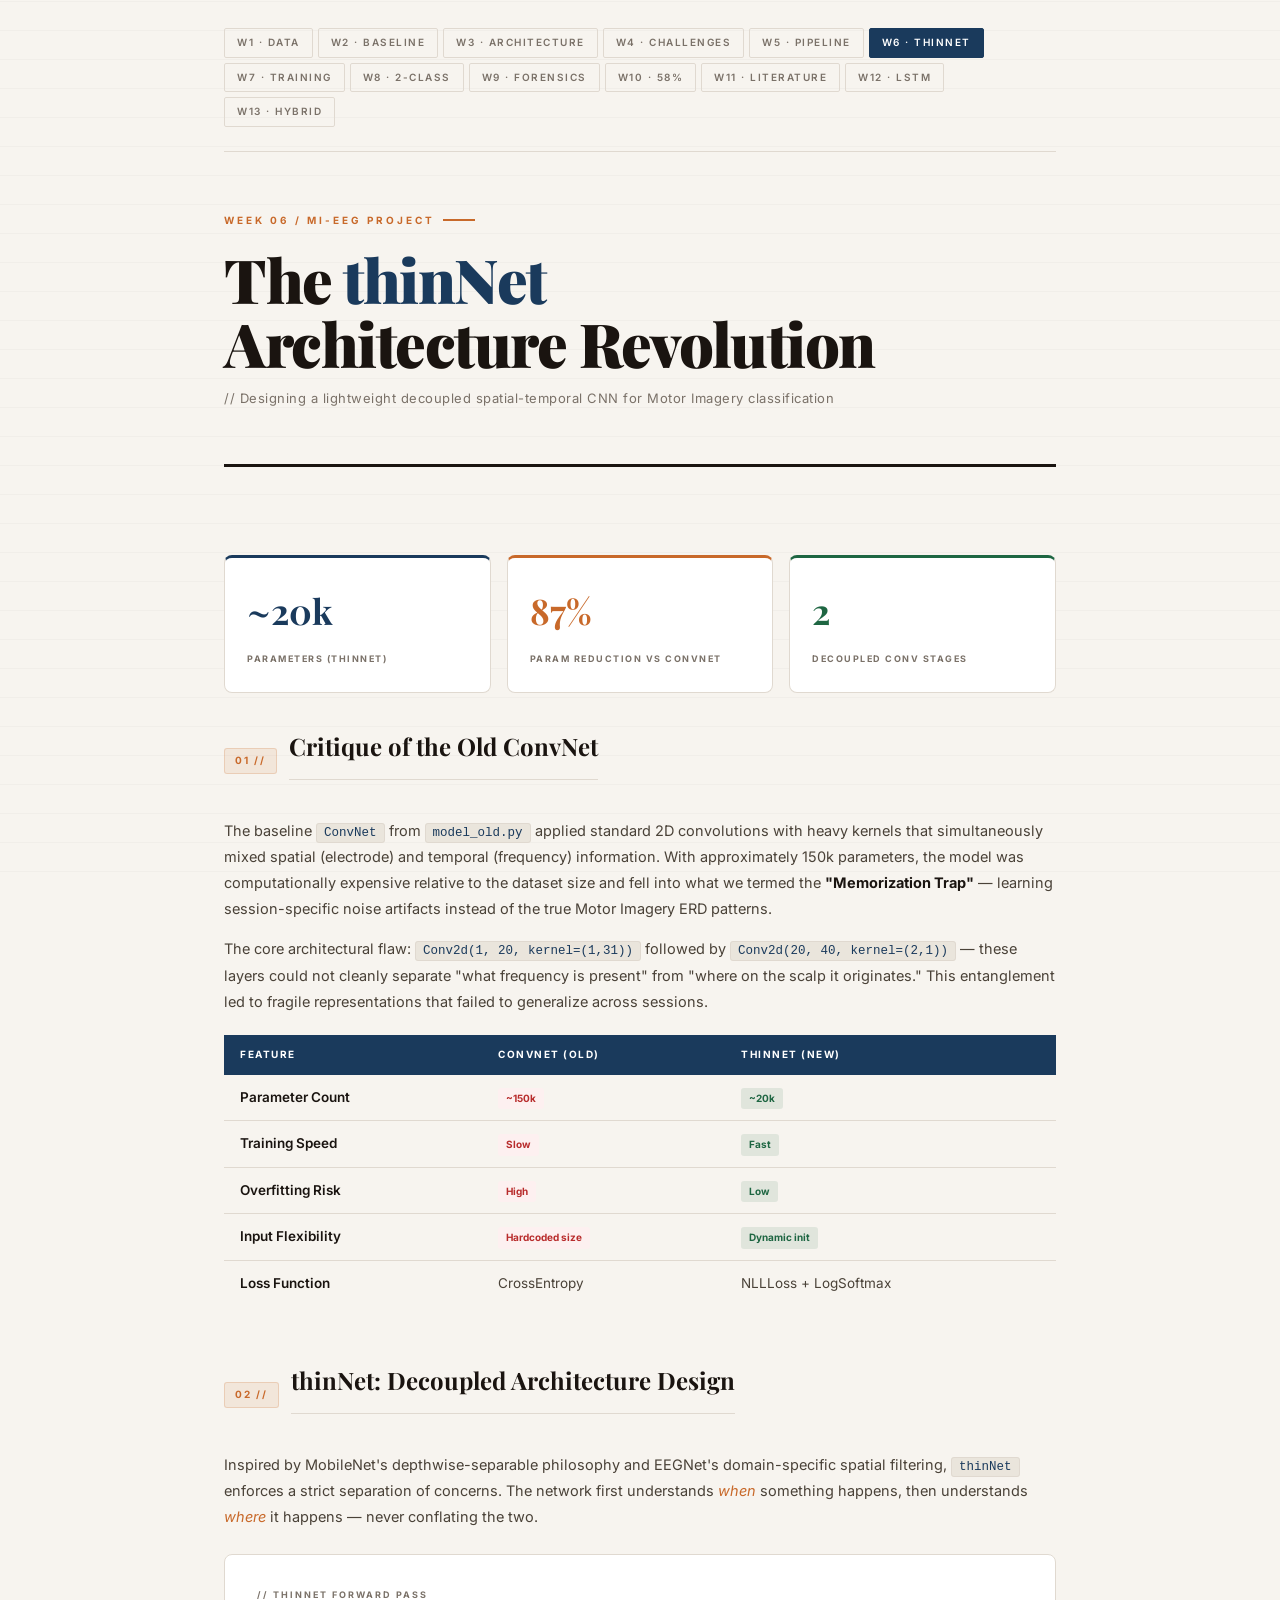
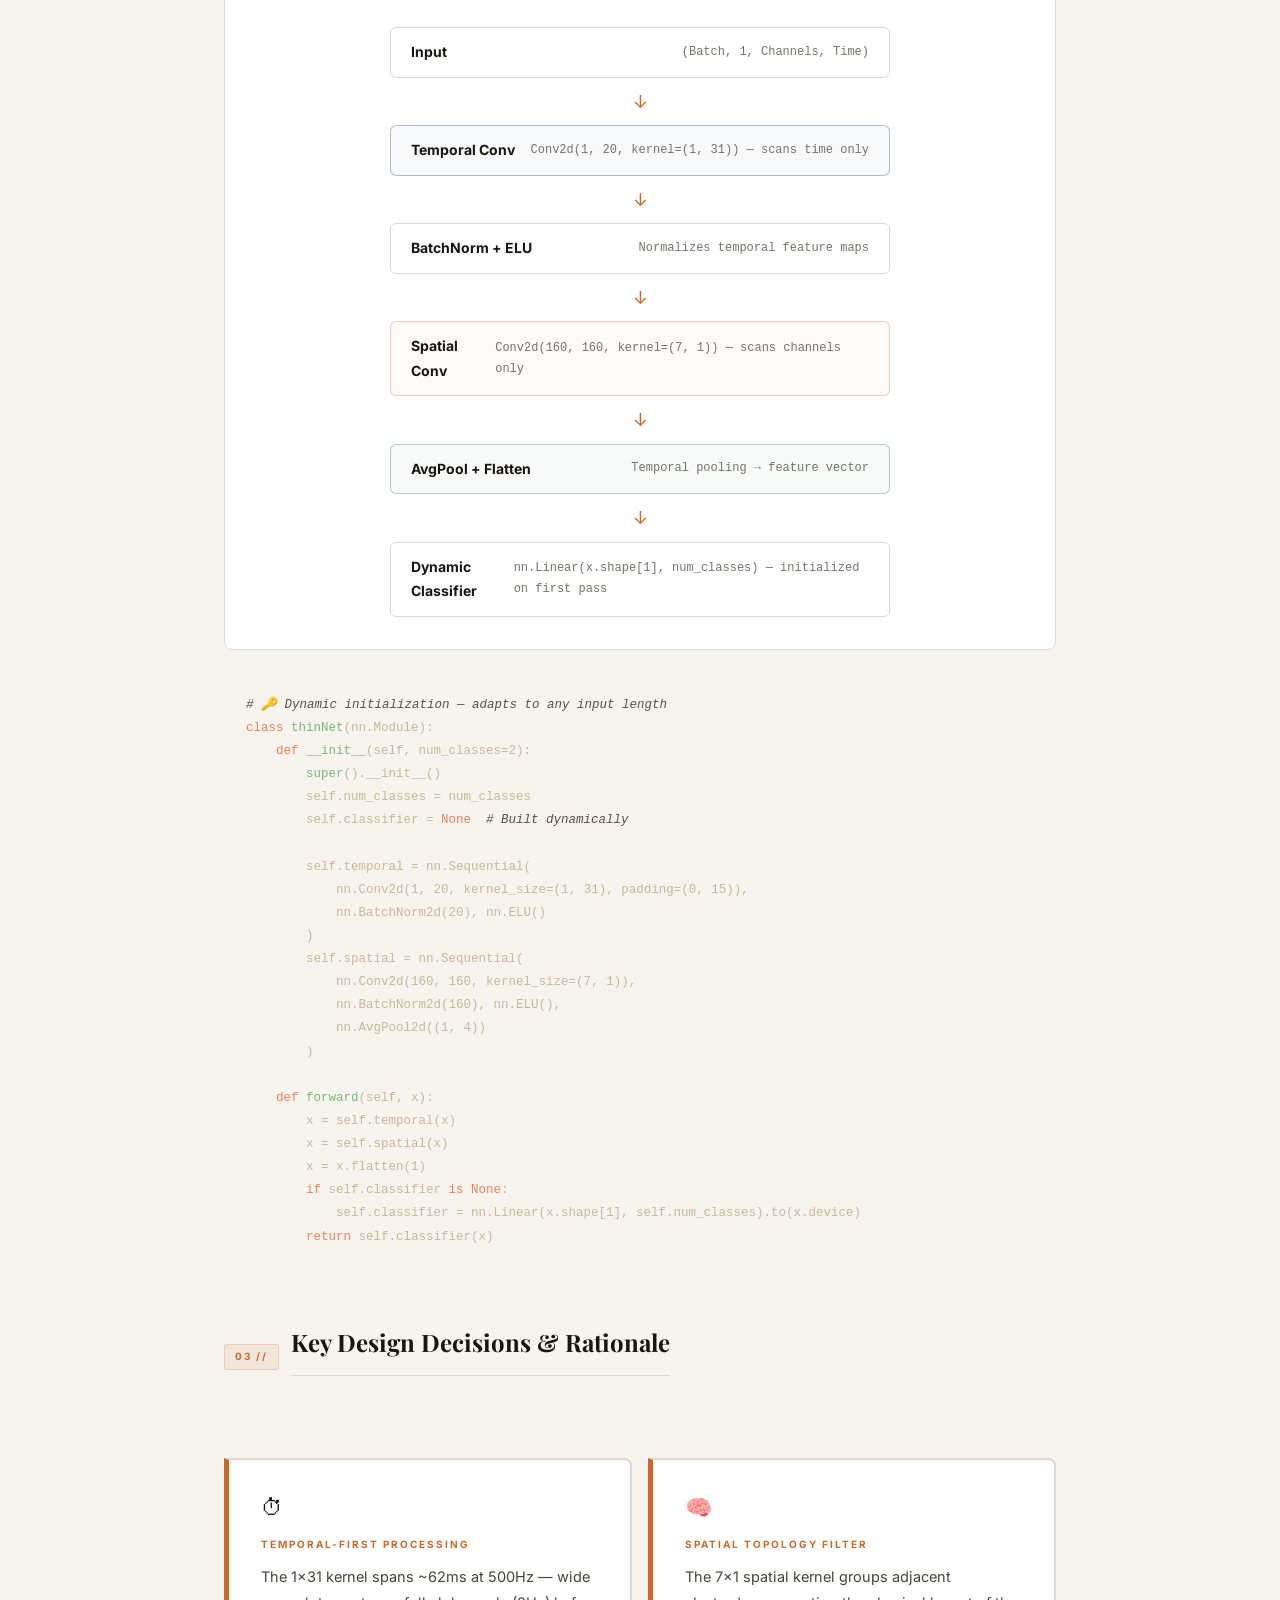
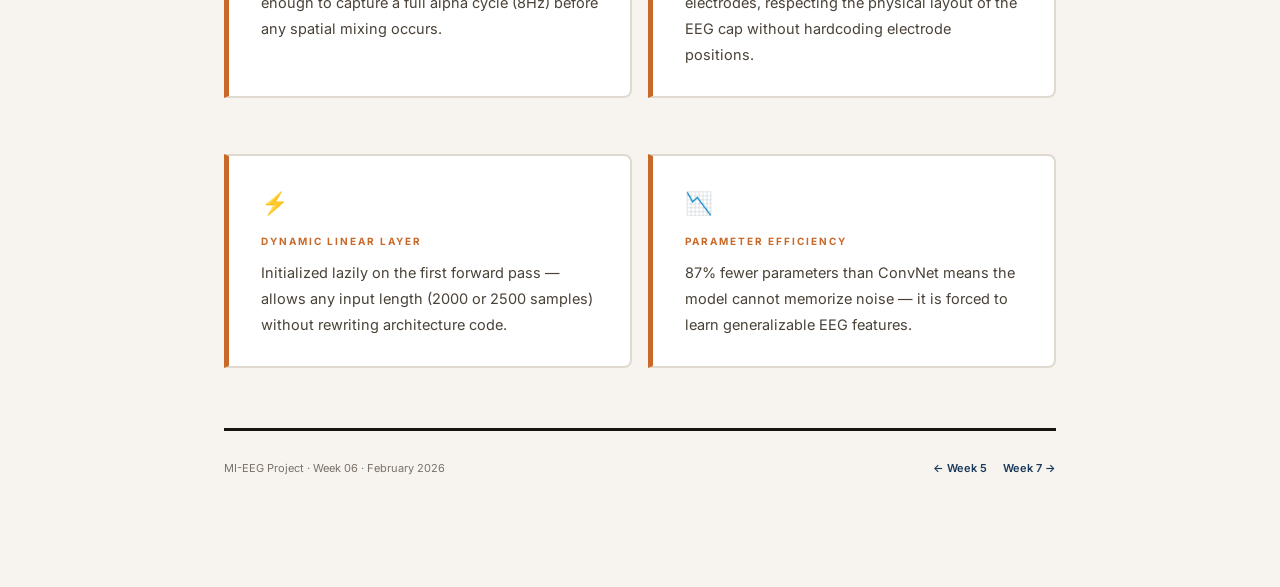
<file: week6.html>
<!DOCTYPE html>
<html lang="en">
<head>
<meta charset="UTF-8">
<meta name="viewport" content="width=device-width, initial-scale=1.0">
<title>Week 6 — thinNet Architecture Revolution</title>

<link href="https://fonts.googleapis.com/css2?family=Playfair+Display:ital,wght@0,700;0,900;1,700&family=Inter:wght@300;400;500;600&display=swap" rel="stylesheet">
<style>
  /* ══════════════════════════════════════════════
     SHARED STYLESHEET — Week 11 Palette
     MI-EEG Portfolio · All Weeks
  ══════════════════════════════════════════════ */

  :root {
    --bg: #f7f4ef;
    --surface: #ffffff;
    --border: #e0d9d0;
    --accent: #1a3a5c;
    --accent2: #c8692a;
    --green: #1e6642;
    --text: #1a1410;
    --muted: #7a7168;
    --tag-bg: #eae5dc;
    --red: #b82c2c;
    --red-light: #fdf0f0;
    --green-light: #f0faf4;
    --blue: #1a3a5c;
    --surface2: #f0ece4;
  }

  * { margin: 0; padding: 0; box-sizing: border-box; }

  body {
    background: var(--bg);
    color: var(--text);
    font-family: 'Inter', sans-serif;
    line-height: 1.75;
    min-height: 100vh;
  }

  body::before {
    content: '';
    position: fixed; inset: 0;
    background: repeating-linear-gradient(0deg, transparent, transparent 28px, rgba(0,0,0,0.025) 28px, rgba(0,0,0,0.025) 29px);
    pointer-events: none; z-index: 0;
  }

  .container {
    max-width: 920px; margin: 0 auto;
    padding: 0 44px 80px; position: relative; z-index: 1;
  }

  /* ── NAV ── */
  .nav {
    display: flex; gap: 5px; flex-wrap: wrap;
    padding: 28px 0 24px;
    border-bottom: 1px solid var(--border);
    margin-bottom: 52px;
  }
  .nav a {
    font-family: 'Inter', sans-serif; font-size: 10px; font-weight: 600;
    letter-spacing: 1.5px; text-transform: uppercase; text-decoration: none;
    padding: 5px 12px; border-radius: 2px;
    border: 1px solid var(--border); color: var(--muted);
    transition: all 0.2s;
  }
  .nav a:hover { border-color: var(--accent); color: var(--accent); background: rgba(26,58,92,0.04); }
  .nav a.active { background: var(--accent); color: #fff; border-color: var(--accent); }

  /* ── HEADER ── */
  .header, header {
    margin-bottom: 56px;
    padding-bottom: 40px;
    border-bottom: 3px solid var(--text);
    animation: fadeDown 0.6s ease both;
  }

  .week-badge, .week-tag, .week-label, .phase-strip, .breadcrumb, .header-tag {
    display: inline-flex; align-items: center; gap: 8px;
    font-size: 10px; font-weight: 700; letter-spacing: 3px;
    text-transform: uppercase; color: var(--accent2);
    margin-bottom: 18px;
  }
  .week-badge::after, .week-tag::after, .issue-label::after {
    content: ''; display: inline-block;
    width: 32px; height: 2px; background: var(--accent2);
  }

  .chip-row { display: flex; gap: 8px; flex-wrap: wrap; margin-bottom: 18px; }
  .chip, .phase-badge {
    font-size: 9px; font-weight: 700; letter-spacing: 2px;
    text-transform: uppercase; padding: 4px 12px; border-radius: 20px;
    background: var(--tag-bg); color: var(--muted); border: 1px solid var(--border);
  }
  .chip.red, .chip.bad { background: var(--red-light); color: var(--red); border-color: rgba(184,44,44,0.2); }
  .chip.purple { background: rgba(26,58,92,0.08); color: var(--accent); border-color: rgba(26,58,92,0.15); }

  h1 {
    font-family: 'Playfair Display', serif;
    font-size: clamp(2.4rem, 5.5vw, 3.8rem);
    font-weight: 900; line-height: 1.05; letter-spacing: -1.5px;
    color: var(--text); margin-bottom: 12px;
  }
  h1 span, h1 em, h1 .hl, h1 .hi, h1 .red { color: var(--accent); font-style: normal; }
  h1 .hl2, h1 em { color: var(--accent2); font-style: italic; }

  .tagline, .byline, .subtitle, .header-sub {
    font-size: 13px; color: var(--muted); margin-top: 8px;
    letter-spacing: 0.5px;
  }

  .bar { height: 3px; background: linear-gradient(90deg, var(--accent2), var(--accent), transparent); border-radius: 2px; margin-top: 22px; }

  /* ── SECTIONS ── */
  .section, section {
    margin-bottom: 52px;
    animation: fadeUp 0.6s ease both;
  }
  .section:nth-child(3), section:nth-child(3) { animation-delay: 0.08s; }
  .section:nth-child(4), section:nth-child(4) { animation-delay: 0.16s; }
  .section:nth-child(5), section:nth-child(5) { animation-delay: 0.24s; }
  .section:nth-child(6), section:nth-child(6) { animation-delay: 0.32s; }

  h2 {
    font-family: 'Playfair Display', serif;
    font-size: 1.5rem; font-weight: 700; color: var(--text);
    margin-bottom: 18px; padding-bottom: 12px;
    border-bottom: 1px solid var(--border);
    display: flex; align-items: baseline; justify-content: space-between; gap: 12px;
  }
  .section-header { display: flex; align-items: center; gap: 12px; margin-bottom: 20px; }
  .section-num, .h2-num, .num {
    font-family: 'Inter', sans-serif; font-size: 10px; font-weight: 700;
    letter-spacing: 2px; color: var(--accent2);
    background: rgba(200,105,42,0.1); padding: 3px 10px;
    border-radius: 3px; border: 1px solid rgba(200,105,42,0.2);
    flex-shrink: 0;
  }
  .h2-tag, .h2-badge, .h2-pill, .pill {
    font-family: 'Inter', sans-serif; font-size: 9px; font-weight: 700;
    letter-spacing: 2px; text-transform: uppercase;
    background: rgba(26,58,92,0.08); color: var(--accent);
    border: 1px solid rgba(26,58,92,0.15); padding: 3px 10px; border-radius: 3px;
    flex-shrink: 0;
  }

  h3 { font-size: 1rem; font-weight: 700; color: var(--text); margin-bottom: 6px; }

  p { color: #4a4238; font-size: 14.5px; margin-bottom: 14px; line-height: 1.8; }
  p strong { color: var(--text); }
  p em { color: var(--accent2); font-style: italic; }

  code {
    font-family: 'Courier New', monospace; font-size: 12.5px;
    background: var(--tag-bg); color: var(--accent);
    padding: 2px 7px; border-radius: 3px;
    border: 1px solid var(--border);
  }

  /* ── PULL QUOTE ── */
  .pull-quote {
    border-left: 4px solid var(--accent2); padding: 20px 28px;
    margin: 28px 0; background: rgba(200,105,42,0.05);
    border-radius: 0 6px 6px 0;
  }
  .pull-quote p {
    font-family: 'Playfair Display', serif;
    font-size: 1.15rem; font-style: italic; color: var(--accent);
    margin: 0; line-height: 1.65;
  }

  /* ── CODE BLOCKS ── */
  .code-block, .code-wrap {
    background: #1a1410; border-radius: 8px; overflow: hidden; margin: 22px 0;
    box-shadow: 0 4px 20px rgba(26,20,16,0.12);
  }
  .code-top, .code-header, .code-bar {
    background: #252018; border-bottom: 1px solid #3a3028;
    padding: 10px 18px; display: flex; justify-content: space-between; align-items: center;
    font-family: 'Inter', sans-serif; font-size: 10px; font-weight: 600;
    letter-spacing: 1px; color: #8a7a6a;
  }
  .code-top .tag, .code-header .tag, .code-bar .lang { color: var(--accent2); }
  .code-top .file, .code-bar .file { color: #8a7a6a; }
  pre {
    padding: 20px 22px; font-family: 'Courier New', monospace;
    font-size: 12.5px; line-height: 1.85; overflow-x: auto; color: #c8b898;
  }
  .kw { color: #e8845a; }
  .fn { color: #7ab87a; }
  .cm { color: #5a5040; font-style: italic; }
  .str { color: #d4a855; }
  .num { color: #7aaed4; }
  .ok { color: #7ab87a; }
  .err { color: #c85858; text-decoration: line-through; opacity: 0.7; }

  /* ── SHAPE FLOW ── */
  .shape-flow {
    display: flex; align-items: center; gap: 12px; flex-wrap: wrap;
    background: var(--surface); border: 1px solid var(--border);
    border-radius: 8px; padding: 24px 28px; margin: 22px 0;
    box-shadow: 0 2px 12px rgba(26,20,16,0.06);
  }
  .shape-box {
    background: var(--tag-bg); border: 1px solid var(--border);
    border-radius: 6px; padding: 14px 20px; text-align: center;
    transition: border-color 0.2s;
  }
  .shape-box:hover { border-color: var(--accent2); }
  .shape-box .lbl {
    font-size: 9px; font-weight: 700; letter-spacing: 2px;
    text-transform: uppercase; color: var(--muted); margin-bottom: 6px;
  }
  .shape-box .dims {
    font-family: 'Courier New', monospace; font-size: 13px;
    color: var(--accent); font-weight: 700;
  }
  .shape-arrow { color: var(--accent2); font-size: 22px; font-weight: 700; }

  /* ── CHANNEL GRID ── */
  .ch-grid {
    display: grid; grid-template-columns: repeat(auto-fill, minmax(100px, 1fr));
    gap: 10px; margin: 20px 0;
  }
  .ch-chip {
    background: var(--surface); border: 1px solid var(--border);
    border-radius: 6px; padding: 10px 12px; text-align: center;
    font-family: 'Courier New', monospace; font-size: 13px;
    color: var(--accent); font-weight: 700;
    transition: all 0.2s;
  }
  .ch-chip:hover { border-color: var(--accent); background: rgba(26,58,92,0.04); }
  .ch-sub { font-size: 9px; color: var(--muted); margin-top: 3px; letter-spacing: 1px; font-family: 'Inter', sans-serif; font-weight: 600; text-transform: uppercase; }

  /* ── ARCHITECTURE LIST ── */
  .arch-list { display: flex; flex-direction: column; margin: 20px 0; border: 1px solid var(--border); border-radius: 8px; overflow: hidden; }
  .arch-item { display: flex; border-bottom: 1px solid var(--border); }
  .arch-item:last-child { border-bottom: none; }
  .arch-label {
    width: 160px; background: var(--tag-bg); padding: 14px 16px;
    font-size: 11px; font-weight: 600; letter-spacing: 1px;
    text-transform: uppercase; color: var(--muted);
    border-right: 1px solid var(--border); flex-shrink: 0;
    display: flex; align-items: center;
  }
  .arch-val { padding: 14px 18px; font-size: 13.5px; color: var(--text); font-weight: 500; display: flex; align-items: center; }

  /* ── PHILOSOPHY CARDS ── */
  .phil-grid { display: grid; grid-template-columns: 1fr 1fr; gap: 14px; margin: 20px 0; }
  .phil-card {
    background: var(--surface); border: 1px solid var(--border);
    border-radius: 8px; padding: 22px; transition: all 0.2s;
    border-top: 3px solid var(--accent);
  }
  .phil-card:hover { transform: translateY(-2px); box-shadow: 0 6px 20px rgba(26,20,16,0.08); }
  .phil-card .icon { font-size: 24px; margin-bottom: 10px; }
  .phil-card h3 { font-size: 14px; font-weight: 700; margin-bottom: 6px; }
  .phil-card p { font-size: 13px; margin: 0; }

  /* ── LAYER STACK ── */
  .layer-stack { display: flex; flex-direction: column; margin: 22px 0; border: 1px solid var(--border); border-radius: 8px; overflow: hidden; }
  .layer { display: flex; border-bottom: 1px solid var(--border); transition: background 0.2s; }
  .layer:last-child { border-bottom: none; }
  .layer:hover { background: rgba(26,58,92,0.03); }
  .layer-icon { width: 54px; background: var(--tag-bg); display: flex; align-items: center; justify-content: center; font-size: 20px; border-right: 1px solid var(--border); padding: 16px; flex-shrink: 0; }
  .layer-body { flex: 1; padding: 16px 20px; }
  .layer-type { font-size: 9px; font-weight: 700; letter-spacing: 2px; text-transform: uppercase; margin-bottom: 4px; color: var(--accent2); }
  .t-filter .layer-type { color: var(--accent); }
  .s-filter .layer-type { color: var(--accent2); }
  .layer-spec { font-size: 13.5px; font-weight: 600; color: var(--text); }
  .layer-note { font-size: 12px; color: var(--muted); margin-top: 3px; }

  /* ── ACCURACY CARDS ── */
  .acc-grid, .fail-grid { display: grid; grid-template-columns: 1fr 1fr; gap: 16px; margin: 24px 0; }
  .acc-card, .fail-card {
    border-radius: 8px; padding: 28px 24px; text-align: center;
    border: 2px solid var(--border);
  }
  .acc-card.good, .fail-card.ok {
    background: var(--green-light); border-color: rgba(30,102,66,0.3);
  }
  .acc-card.bad, .fail-card.bad {
    background: var(--red-light); border-color: rgba(184,44,44,0.3);
  }
  .acc-label, .fail-label {
    font-size: 9px; font-weight: 700; letter-spacing: 2px; text-transform: uppercase; margin-bottom: 8px;
  }
  .acc-card.good .acc-label, .fail-card.ok .fail-label { color: var(--green); }
  .acc-card.bad .acc-label, .fail-card.bad .fail-label { color: var(--red); }
  .acc-num, .fail-num {
    font-family: 'Playfair Display', serif; font-size: 3.5rem;
    font-weight: 900; letter-spacing: -3px; line-height: 1;
  }
  .acc-card.good .acc-num, .fail-card.ok .fail-num { color: var(--green); }
  .acc-card.bad .acc-num, .fail-card.bad .fail-num { color: var(--red); }
  .acc-note, .fail-note { font-size: 12px; color: var(--muted); margin-top: 6px; }

  /* ── INSIGHT / CALLOUT ── */
  .insight, .callout, .hard-problem {
    background: var(--surface); border: 2px solid var(--border);
    border-left: 5px solid var(--accent2);
    border-radius: 0 8px 8px 0; padding: 28px 32px; margin-top: 40px;
  }
  .insight h3, .callout-title, .hard-problem h3 {
    font-size: 10px; font-weight: 700; letter-spacing: 2px;
    text-transform: uppercase; color: var(--accent2); margin-bottom: 10px;
  }
  .insight p, .callout p, .hard-problem p { margin: 0; font-size: 14.5px; }
  .hard-problem .term {
    font-family: 'Playfair Display', serif; font-size: 1.6rem;
    font-weight: 700; color: var(--accent); display: block; margin: 8px 0 12px;
  }

  /* ── OUTCOME BANNER ── */
  .outcome, .result-banner {
    background: linear-gradient(135deg, rgba(30,102,66,0.06), rgba(30,102,66,0.02));
    border: 1px solid rgba(30,102,66,0.25); border-radius: 8px;
    padding: 28px 32px; display: flex; gap: 20px; align-items: flex-start;
    margin-top: 44px;
    box-shadow: 0 2px 12px rgba(26,20,16,0.06);
  }
  .outcome-icon, .icon { font-size: 32px; flex-shrink: 0; }
  .outcome h3, .result-banner h3 {
    font-size: 10px; font-weight: 700; letter-spacing: 2px;
    text-transform: uppercase; color: var(--green); margin-bottom: 8px;
  }
  .outcome p, .result-banner p { margin: 0; font-size: 14px; }

  /* ── HYPOTHESIS FLOW ── */
  .hyp-flow {
    display: flex; align-items: stretch; margin: 22px 0;
    border: 1px solid var(--border); border-radius: 8px; overflow: hidden;
  }
  .hyp-step { flex: 1; padding: 22px; text-align: center; }
  .hyp-step:not(:last-child) { border-right: 1px solid var(--border); }
  .hyp-step.train { background: var(--green-light); }
  .hyp-step.test { background: var(--red-light); }
  .step-label { font-size: 9px; font-weight: 700; letter-spacing: 2px; text-transform: uppercase; margin-bottom: 6px; }
  .hyp-step.train .step-label { color: var(--green); }
  .hyp-step.test .step-label { color: var(--red); }
  .step-val { font-size: 14px; font-weight: 700; color: var(--text); }
  .step-note { font-size: 12px; color: var(--muted); margin-top: 4px; }
  .hyp-sep { width: 50px; background: var(--tag-bg); display: flex; align-items: center; justify-content: center; font-size: 22px; color: var(--accent2); border-left: 1px solid var(--border); border-right: 1px solid var(--border); }

  /* ── ROOT CAUSE LIST ── */
  .cause-list { display: flex; flex-direction: column; gap: 12px; margin: 20px 0; }
  .cause-item {
    display: flex; gap: 16px; align-items: flex-start;
    background: var(--surface); border: 1px solid var(--border); border-radius: 8px; padding: 18px 20px;
    transition: border-color 0.2s;
  }
  .cause-item:hover { border-color: var(--accent2); }
  .cause-num {
    font-size: 10px; font-weight: 700; color: var(--accent2);
    background: rgba(200,105,42,0.1); padding: 4px 10px;
    border-radius: 3px; flex-shrink: 0;
  }
  .cause-body h3 { font-size: 14px; font-weight: 700; margin-bottom: 4px; }
  .cause-body p { font-size: 13px; margin: 0; }

  /* ── STRATEGY CARDS ── */
  .strategy-cards { display: grid; grid-template-columns: 1fr 1fr; gap: 16px; margin: 20px 0; }
  .strat-card {
    padding: 22px; border: 2px solid var(--border); border-radius: 8px; background: var(--surface);
  }
  .strat-card.old { background: var(--red-light); border-color: rgba(184,44,44,0.25); }
  .strat-card.new { background: var(--green-light); border-color: rgba(30,102,66,0.25); }
  .strat-tag { font-size: 9px; font-weight: 700; letter-spacing: 2px; text-transform: uppercase; margin-bottom: 8px; display: block; }
  .strat-card.old .strat-tag { color: var(--red); }
  .strat-card.new .strat-tag { color: var(--green); }
  .strat-card h3 { font-size: 14px; font-weight: 700; margin-bottom: 8px; }
  .strat-result { margin-top: 12px; padding: 8px 12px; border-radius: 4px; font-size: 12px; font-weight: 600; }
  .strat-card.old .strat-result { background: rgba(184,44,44,0.1); color: var(--red); }
  .strat-card.new .strat-result { background: rgba(30,102,66,0.1); color: var(--green); }
  .strat-card p { font-size: 13px; color: var(--muted); margin: 0; line-height: 1.6; }

  /* ── PIPELINE STEPS ── */
  .pipeline { display: flex; flex-direction: column; margin: 20px 0; }
  .pipe-step { display: grid; grid-template-columns: 50px 1fr; gap: 18px; padding: 18px 0; border-bottom: 1px solid var(--border); }
  .pipe-step:last-child { border-bottom: none; }
  .pipe-num { font-family: 'Playfair Display', serif; font-size: 1.5rem; font-weight: 700; color: var(--accent2); line-height: 1.1; }
  .pipe-content h3 { font-size: 14px; font-weight: 700; margin-bottom: 4px; }
  .pipe-content p { font-size: 13px; color: var(--muted); margin: 0; line-height: 1.6; }

  /* ── COMPARE TABLE ── */
  .compare-table, .tuning-table, .results-table, .adv-table {
    width: 100%; border-collapse: collapse; margin: 20px 0; font-size: 13.5px;
  }
  .compare-table th, .tuning-table th, .results-table th, .adv-table th {
    background: var(--accent); color: #fff;
    padding: 11px 16px; text-align: left;
    font-size: 10px; font-weight: 700; letter-spacing: 1.5px; text-transform: uppercase;
  }
  .compare-table td, .tuning-table td, .results-table td, .adv-table td {
    padding: 11px 16px; border-bottom: 1px solid var(--border); color: #4a4238;
  }
  .compare-table td:first-child, .adv-table td:first-child { font-weight: 600; color: var(--text); }
  .compare-table tr:hover td, .tuning-table tr:hover td, .results-table tr:hover td, .adv-table tr:hover td {
    background: rgba(26,58,92,0.03);
  }
  .compare-table tr:last-child td, .results-table tr:last-child td { border-bottom: none; }

  .badge { display: inline-block; padding: 2px 8px; font-size: 10px; font-weight: 700; border-radius: 3px; }
  .badge.good, .badge.best { background: rgba(30,102,66,0.1); color: var(--green); }
  .badge.bad { background: var(--red-light); color: var(--red); }
  .badge.mid { background: rgba(26,58,92,0.1); color: var(--accent); }

  /* ── BINARY VISUAL ── */
  .binary-visual { display: grid; grid-template-columns: 1fr 1fr; gap: 16px; margin: 20px 0; }
  .class-card {
    background: var(--surface); border: 1px solid var(--border); border-radius: 8px;
    padding: 24px; position: relative; overflow: hidden; text-align: center;
    border-bottom: 4px solid var(--border);
  }
  .class-card.left-class { border-bottom-color: var(--accent); }
  .class-card.right-class { border-bottom-color: var(--accent2); }
  .class-num { font-family: 'Playfair Display', serif; font-size: 4rem; font-weight: 900; opacity: 0.07; position: absolute; top: 8px; right: 16px; color: var(--text); }
  .class-label { font-size: 13px; font-weight: 700; text-transform: uppercase; letter-spacing: 1px; margin-bottom: 6px; }
  .class-card.left-class .class-label { color: var(--accent); }
  .class-card.right-class .class-label { color: var(--accent2); }
  .class-desc { font-size: 12.5px; color: var(--muted); line-height: 1.6; }
  .class-hz { display: inline-block; margin-top: 10px; padding: 3px 10px; border: 1px solid var(--border); font-size: 11px; color: var(--muted); border-radius: 3px; }

  /* ── CONFUSION MATRIX ── */
  .cm-grid { display: grid; grid-template-columns: 60px 1fr 1fr; grid-template-rows: 40px 1fr 1fr; gap: 2px; margin: 20px 0; max-width: 320px; }
  .cm-header { background: var(--tag-bg); display: flex; align-items: center; justify-content: center; font-size: 9px; font-weight: 700; letter-spacing: 1px; text-transform: uppercase; color: var(--muted); }
  .cm-cell { background: var(--surface); border: 1px solid var(--border); padding: 16px; text-align: center; border-radius: 4px; }
  .cm-cell.tp, .cm-cell.tn { border-color: rgba(30,102,66,0.3); background: var(--green-light); }
  .cm-cell.fp, .cm-cell.fn-cell { border-color: rgba(184,44,44,0.2); background: var(--red-light); }
  .cm-val { font-family: 'Playfair Display', serif; font-size: 1.4rem; font-weight: 900; }
  .cm-cell.tp .cm-val, .cm-cell.tn .cm-val { color: var(--green); }
  .cm-cell.fp .cm-val, .cm-cell.fn-cell .cm-val { color: var(--red); opacity: 0.7; }
  .cm-name { font-size: 10px; color: var(--muted); margin-top: 2px; }

  /* ── METRICS ROW ── */
  .metrics { display: grid; grid-template-columns: repeat(4, 1fr); gap: 12px; margin: 20px 0; }
  .metric { background: var(--surface); border: 1px solid var(--border); border-radius: 6px; padding: 18px 12px; text-align: center; border-top: 3px solid var(--accent); }
  .metric-val { font-family: 'Playfair Display', serif; font-size: 1.6rem; font-weight: 700; color: var(--accent); display: block; }
  .metric-label { font-size: 9px; font-weight: 700; letter-spacing: 1.5px; text-transform: uppercase; color: var(--muted); margin-top: 4px; }

  /* ── FIX DIAGRAM ── */
  .fix-diagram { display: grid; grid-template-columns: 1fr 60px 1fr; align-items: center; margin: 24px 0; }
  .fix-box { background: var(--surface); border: 1px solid var(--border); border-radius: 8px; padding: 22px; }
  .fix-box.wrong { border-color: rgba(184,44,44,0.3); background: var(--red-light); }
  .fix-box.right { border-color: rgba(30,102,66,0.3); background: var(--green-light); }
  .fix-tag { font-size: 9px; font-weight: 700; letter-spacing: 2px; text-transform: uppercase; margin-bottom: 8px; display: block; }
  .fix-box.wrong .fix-tag { color: var(--red); }
  .fix-box.right .fix-tag { color: var(--green); }
  .fix-box h3 { font-size: 14px; font-weight: 700; margin-bottom: 6px; }
  .fix-box p { font-size: 13px; color: var(--muted); margin: 0; }
  .arrow-mid { text-align: center; font-size: 1.8rem; color: var(--accent2); font-weight: 700; }

  /* ── MODEL GRID ── */
  .model-grid { display: grid; grid-template-columns: 1fr 1fr; gap: 20px; margin: 24px 0; }
  .model-card { background: var(--surface); border: 1px solid var(--border); padding: 24px; border-radius: 8px; position: relative; overflow: hidden; }
  .model-card::before { content: ''; position: absolute; top: 0; left: 0; right: 0; height: 4px; }
  .model-card.lstm::before { background: var(--accent); }
  .model-card.hybrid::before { background: var(--accent2); }
  .model-tag { font-size: 9px; font-weight: 700; letter-spacing: 2px; text-transform: uppercase; margin-bottom: 10px; }
  .model-card.lstm .model-tag { color: var(--accent); }
  .model-card.hybrid .model-tag { color: var(--accent2); }
  .model-card h3 { font-family: 'Playfair Display', serif; font-size: 1.15rem; font-weight: 700; margin-bottom: 10px; }
  .model-card p { font-size: 13px; margin-bottom: 10px; }
  .model-acc { display: flex; align-items: baseline; gap: 8px; margin-top: 14px; padding-top: 12px; border-top: 1px solid var(--border); }
  .acc-big { font-family: 'Playfair Display', serif; font-size: 2.2rem; font-weight: 700; }
  .model-card.lstm .acc-big { color: var(--accent); }
  .model-card.hybrid .acc-big { color: var(--accent2); }
  .acc-label { font-size: 11px; color: var(--muted); }

  /* ── DATASET CARDS ── */
  .dataset-row { display: grid; grid-template-columns: 1fr 1fr; gap: 16px; margin: 22px 0; }
  .dataset-card { background: var(--surface); border: 1px solid var(--border); border-radius: 8px; padding: 22px; border-left: 4px solid var(--accent); }
  .ds-label { font-size: 9px; font-weight: 700; letter-spacing: 2px; text-transform: uppercase; color: var(--muted); margin-bottom: 8px; }
  .dataset-card h3 { font-family: 'Playfair Display', serif; font-size: 1.05rem; font-weight: 700; margin-bottom: 10px; }
  .dataset-card ul { padding-left: 18px; font-size: 13px; color: #4a4238; }
  .dataset-card li { margin-bottom: 5px; }

  /* ── LSTM CELL DIAGRAM ── */
  .cell-diagram { background: var(--surface); border: 1px solid var(--border); border-radius: 8px; padding: 32px; margin: 24px 0; }
  .cell-label { font-size: 9px; font-weight: 700; letter-spacing: 2px; text-transform: uppercase; color: var(--muted); margin-bottom: 24px; }
  .gates-row { display: grid; grid-template-columns: repeat(3, 1fr); gap: 12px; margin-bottom: 16px; }
  .gate-box { background: var(--tag-bg); border: 1px solid var(--border); border-radius: 6px; padding: 18px 14px; text-align: center; transition: border-color 0.2s; }
  .gate-box:hover { border-color: var(--accent2); }
  .gate-icon { font-size: 22px; margin-bottom: 8px; }
  .gate-name { font-size: 9px; font-weight: 700; letter-spacing: 1.5px; text-transform: uppercase; color: var(--accent); margin-bottom: 6px; }
  .gate-desc { font-size: 12px; color: var(--muted); line-height: 1.55; }
  .state-row { display: grid; grid-template-columns: 1fr 1fr; gap: 12px; }
  .state-box { background: var(--tag-bg); border: 1px solid var(--border); border-radius: 6px; padding: 16px; display: flex; gap: 14px; align-items: flex-start; }
  .s-icon { font-size: 20px; flex-shrink: 0; }
  .s-name { font-size: 9px; font-weight: 700; letter-spacing: 1px; text-transform: uppercase; color: var(--accent2); margin-bottom: 4px; }
  .s-desc { font-size: 12px; color: var(--muted); line-height: 1.55; }

  /* ── COMPARE COLUMNS ── */
  .compare { display: grid; grid-template-columns: 1fr 1fr 1fr; gap: 12px; margin: 24px 0; }
  .compare-col { background: var(--surface); border: 1px solid var(--border); border-radius: 8px; overflow: hidden; }
  .compare-col .col-header { padding: 12px 16px; font-size: 10px; font-weight: 700; letter-spacing: 1.5px; text-transform: uppercase; }
  .compare-col.rnn .col-header { background: var(--red-light); color: var(--red); border-bottom: 1px solid rgba(184,44,44,0.2); }
  .compare-col.lstm .col-header { background: rgba(26,58,92,0.08); color: var(--accent); border-bottom: 1px solid rgba(26,58,92,0.1); }
  .compare-col.gru .col-header { background: var(--tag-bg); color: var(--muted); border-bottom: 1px solid var(--border); }
  .compare-col .col-body { padding: 14px; }
  .compare-col .col-item { font-size: 12.5px; color: var(--muted); margin-bottom: 8px; padding-left: 12px; border-left: 2px solid var(--border); }
  .compare-col.lstm .col-item { border-left-color: var(--accent); color: #4a4238; }

  /* ── APPS GRID ── */
  .apps-grid { display: grid; grid-template-columns: repeat(2, 1fr); gap: 12px; margin: 24px 0; }
  .app-card { background: var(--surface); border: 1px solid var(--border); border-radius: 8px; padding: 18px 20px; display: flex; gap: 14px; align-items: flex-start; transition: all 0.2s; }
  .app-card:hover { border-color: var(--accent2); transform: translateY(-1px); }
  .app-icon { font-size: 22px; flex-shrink: 0; }
  .app-title { font-size: 13px; font-weight: 700; color: var(--text); margin-bottom: 4px; }
  .app-desc { font-size: 12px; color: var(--muted); line-height: 1.55; }

  /* ── ARCH PIPELINE (week13) ── */
  .arch-pipeline { background: var(--surface); border: 1px solid var(--border); border-radius: 8px; padding: 32px; margin: 24px 0; }
  .pipe-label { font-size: 9px; font-weight: 700; letter-spacing: 2px; text-transform: uppercase; color: var(--muted); margin-bottom: 24px; }
  .pipe-stages { display: flex; flex-direction: column; gap: 4px; }
  .pipe-stage { display: grid; grid-template-columns: 3fr 1fr; border: 1px solid var(--border); border-radius: 6px; overflow: hidden; transition: border-color 0.2s; }
  .pipe-stage:hover { border-color: var(--accent); }
  .pipe-main { padding: 16px 20px; }
  .pipe-type { font-size: 9px; font-weight: 700; letter-spacing: 2px; text-transform: uppercase; margin-bottom: 4px; color: var(--accent2); }
  .stage-eegnet .pipe-type { color: var(--accent); }
  .stage-reshape .pipe-type { color: var(--accent2); }
  .stage-lstm .pipe-type { color: var(--green); }
  .stage-fc .pipe-type { color: var(--muted); }
  .pipe-name { font-size: 14px; font-weight: 700; color: var(--text); }
  .pipe-detail { font-size: 12px; color: var(--muted); margin-top: 3px; }
  .pipe-side { padding: 16px; display: flex; align-items: center; justify-content: center; font-family: 'Courier New', monospace; font-size: 11px; text-align: center; border-left: 1px solid var(--border); color: var(--accent); background: var(--tag-bg); }
  .pipe-arrow { text-align: center; color: var(--accent2); font-size: 20px; padding: 4px 0; }

  /* ── RATIONALE CARDS ── */
  .rationale-grid { display: grid; grid-template-columns: 1fr 1fr; gap: 14px; margin: 24px 0; }
  .rationale-card { background: var(--surface); border: 1px solid var(--border); border-radius: 8px; padding: 22px; transition: all 0.2s; position: relative; overflow: hidden; border-top: 3px solid var(--accent); }
  .rationale-card:hover { transform: translateY(-2px); box-shadow: 0 6px 20px rgba(26,20,16,0.08); }
  .rationale-card::before { content: attr(data-num); position: absolute; top: -10px; right: 16px; font-size: 5rem; font-weight: 900; color: rgba(26,58,92,0.05); font-family: 'Playfair Display', serif; line-height: 1; }
  .rc-icon { font-size: 24px; margin-bottom: 10px; }
  .rc-title { font-size: 13.5px; font-weight: 700; color: var(--text); margin-bottom: 8px; }
  .rc-desc { font-size: 12.5px; color: var(--muted); line-height: 1.6; }

  /* ── STATUS BANNER ── */
  .status-banner { background: var(--surface); border: 1px solid var(--border); border-radius: 8px; padding: 28px 32px; margin-top: 40px; display: grid; grid-template-columns: 1fr 1fr 1fr; gap: 24px; }
  .status-item { text-align: center; }
  .status-icon { font-size: 28px; margin-bottom: 8px; }
  .status-label { font-size: 9px; font-weight: 700; letter-spacing: 2px; text-transform: uppercase; color: var(--muted); margin-bottom: 6px; }
  .status-val { font-size: 1rem; font-weight: 700; color: var(--accent); }

  /* ── CONCLUSION ── */
  .conclusion {
    background: var(--accent); color: #fff;
    padding: 36px 40px; border-radius: 8px; margin-top: 48px;
  }
  .conclusion .c-label { font-size: 10px; font-weight: 700; letter-spacing: 3px; text-transform: uppercase; opacity: 0.6; margin-bottom: 12px; }
  .conclusion h3 { font-family: 'Playfair Display', serif; font-size: 1.5rem; font-weight: 700; margin-bottom: 12px; }
  .conclusion p { color: rgba(255,255,255,0.8); font-size: 14px; margin: 0; }

  /* ── REG GRID (week3) ── */
  .reg-grid { display: grid; grid-template-columns: 1fr 1fr; gap: 14px; margin: 20px 0; }
  .reg-card { background: var(--surface); border: 1px solid var(--border); border-left: 4px solid var(--accent); border-radius: 0 8px 8px 0; padding: 18px 20px; }
  .reg-card h3 { font-size: 13.5px; font-weight: 700; display: flex; gap: 8px; align-items: center; margin-bottom: 6px; }
  .reg-card .step { font-size: 9px; font-weight: 700; color: var(--accent2); background: rgba(200,105,42,0.1); padding: 2px 8px; border-radius: 3px; }
  .reg-card p { font-size: 13px; margin: 0; }

  /* ── STATS ROW ── */
  .stats-row { display: grid; grid-template-columns: repeat(3, 1fr); gap: 16px; padding: 32px 0; }
  .stat-card { background: var(--surface); border: 1px solid var(--border); border-radius: 8px; padding: 22px; border-top: 3px solid var(--accent); }
  .stat-num { font-family: 'Playfair Display', serif; font-size: 2.2rem; font-weight: 700; color: var(--accent); display: block; }
  .stat-label { font-size: 9px; font-weight: 700; letter-spacing: 1.5px; text-transform: uppercase; color: var(--muted); margin-top: 4px; }
  .stat-card:nth-child(2) .stat-num { color: var(--accent2); }
  .stat-card:nth-child(2) { border-top-color: var(--accent2); }
  .stat-card:nth-child(3) .stat-num { color: var(--green); }
  .stat-card:nth-child(3) { border-top-color: var(--green); }

  /* ── INSIGHTS GRID (week6) ── */
  .insights { display: grid; grid-template-columns: 1fr 1fr; gap: 16px; margin: 24px 0; }
  .insight-card { background: var(--surface); border: 1px solid var(--border); border-radius: 8px; padding: 22px; }
  .insight-icon { font-size: 22px; margin-bottom: 10px; }

  /* ── ARCH DIAGRAM (week6) ── */
  .arch-diagram { background: var(--surface); border: 1px solid var(--border); border-radius: 8px; padding: 32px; margin: 24px 0; }
  .arch-title { font-size: 9px; font-weight: 700; letter-spacing: 2px; text-transform: uppercase; color: var(--muted); margin-bottom: 24px; }
  .layer-flow { display: flex; flex-direction: column; gap: 8px; align-items: center; }
  .layer-box { width: 100%; max-width: 500px; padding: 12px 20px; border: 1px solid var(--border); border-radius: 6px; display: flex; justify-content: space-between; align-items: center; font-size: 14px; transition: all 0.2s; background: var(--surface); }
  .layer-box:hover { border-color: var(--accent); background: rgba(26,58,92,0.03); }
  .layer-box.temporal { border-color: rgba(26,58,92,0.3); background: rgba(26,58,92,0.03); }
  .layer-box.spatial { border-color: rgba(200,105,42,0.3); background: rgba(200,105,42,0.03); }
  .layer-box.pool { border-color: rgba(30,102,66,0.3); background: rgba(30,102,66,0.03); }
  .layer-name { font-weight: 700; color: var(--text); }
  .layer-detail { font-family: 'Courier New', monospace; font-size: 12px; color: var(--muted); }
  .arrow { color: var(--accent2); font-size: 18px; }

  /* ── FOOTER ── */
  .footer, footer {
    margin-top: 60px; padding: 28px 0;
    border-top: 3px solid var(--text);
    display: flex; justify-content: space-between; align-items: center;
    font-size: 11px; color: var(--muted);
  }
  .footer-nav, .nav-links { display: flex; gap: 16px; }
  .footer-nav a, .nav-links a, footer a { color: var(--accent); text-decoration: none; font-weight: 600; }
  .footer-nav a:hover, .nav-links a:hover, footer a:hover { color: var(--accent2); }

  /* ── ANIMATIONS ── */
  @keyframes fadeDown { from { opacity: 0; transform: translateY(-12px); } to { opacity: 1; transform: translateY(0); } }
  @keyframes fadeUp { from { opacity: 0; transform: translateY(14px); } to { opacity: 1; transform: translateY(0); } }

  /* ── RESPONSIVE ── */
  @media (max-width: 640px) {
    .container { padding: 0 20px 60px; }
    h1 { font-size: 2.2rem; }
    .phil-grid, .reg-grid, .acc-grid, .fail-grid, .strategy-cards, .model-grid, .dataset-row, .rationale-grid, .apps-grid, .binary-visual, .compare, .gates-row { grid-template-columns: 1fr; }
    .metrics { grid-template-columns: repeat(2, 1fr); }
    .stats-row { grid-template-columns: 1fr 1fr; }
    .fix-diagram { grid-template-columns: 1fr; }
    .fix-diagram .arrow-mid { display: none; }
  }

</style>
</head>
<body>
<div class="container">

  <nav class="nav">
    <a href="week1.html">W1 · Data</a>
    <a href="week2.html">W2 · Baseline</a>
    <a href="week3.html">W3 · Architecture</a>
    <a href="week4.html">W4 · Challenges</a>
    <a href="week5.html">W5 · Pipeline</a>
    <a href="week6.html" class="active">W6 · thinNet</a>
    <a href="week7.html">W7 · Training</a>
    <a href="week8.html">W8 · 2-Class</a>
    <a href="week9.html">W9 · Forensics</a>
    <a href="week10.html">W10 · 58%</a>
    <a href="week11.html">W11 · Literature</a>
    <a href="week12.html">W12 · LSTM</a>
    <a href="week13.html">W13 · Hybrid</a>
  </nav>

<header>
    <div class="week-tag">Week 06 / MI-EEG Project</div>
    <h1>The <span>thinNet</span><br>Architecture Revolution</h1>
    <p class="subtitle">// Designing a lightweight decoupled spatial-temporal CNN for Motor Imagery classification</p>
  </header>

  <div class="stats-row">
    <div class="stat-card">
      <span class="stat-num">~20k</span>
      <span class="stat-label">Parameters (thinNet)</span>
    </div>
    <div class="stat-card">
      <span class="stat-num">87%</span>
      <span class="stat-label">Param Reduction vs ConvNet</span>
    </div>
    <div class="stat-card">
      <span class="stat-num">2</span>
      <span class="stat-label">Decoupled Conv Stages</span>
    </div>
  </div>

  <section>
    <div class="section-header">
      <span class="section-num">01 //</span>
      <h2>Critique of the Old ConvNet</h2>
    </div>
    <p>The baseline <code>ConvNet</code> from <code>model_old.py</code> applied standard 2D convolutions with heavy kernels that simultaneously mixed spatial (electrode) and temporal (frequency) information. With approximately 150k parameters, the model was computationally expensive relative to the dataset size and fell into what we termed the <strong>"Memorization Trap"</strong> — learning session-specific noise artifacts instead of the true Motor Imagery ERD patterns.</p>
    <p>The core architectural flaw: <code>Conv2d(1, 20, kernel=(1,31))</code> followed by <code>Conv2d(20, 40, kernel=(2,1))</code> — these layers could not cleanly separate "what frequency is present" from "where on the scalp it originates." This entanglement led to fragile representations that failed to generalize across sessions.</p>

    <table class="compare-table">
      <thead>
        <tr><th>Feature</th><th>ConvNet (Old)</th><th>thinNet (New)</th></tr>
      </thead>
      <tbody>
        <tr><td>Parameter Count</td><td><span class="badge bad">~150k</span></td><td><span class="badge good">~20k</span></td></tr>
        <tr><td>Training Speed</td><td><span class="badge bad">Slow</span></td><td><span class="badge good">Fast</span></td></tr>
        <tr><td>Overfitting Risk</td><td><span class="badge bad">High</span></td><td><span class="badge good">Low</span></td></tr>
        <tr><td>Input Flexibility</td><td><span class="badge bad">Hardcoded size</span></td><td><span class="badge good">Dynamic init</span></td></tr>
        <tr><td>Loss Function</td><td>CrossEntropy</td><td>NLLLoss + LogSoftmax</td></tr>
      </tbody>
    </table>
  </section>

  <section>
    <div class="section-header">
      <span class="section-num">02 //</span>
      <h2>thinNet: Decoupled Architecture Design</h2>
    </div>
    <p>Inspired by MobileNet's depthwise-separable philosophy and EEGNet's domain-specific spatial filtering, <code>thinNet</code> enforces a strict separation of concerns. The network first understands <em>when</em> something happens, then understands <em>where</em> it happens — never conflating the two.</p>

    <div class="arch-diagram">
      <div class="arch-title">// thinNet Forward Pass</div>
      <div class="layer-flow">
        <div class="layer-box">
          <span class="layer-name">Input</span>
          <span class="layer-detail">(Batch, 1, Channels, Time)</span>
        </div>
        <div class="arrow">↓</div>
        <div class="layer-box temporal">
          <span class="layer-name">Temporal Conv</span>
          <span class="layer-detail">Conv2d(1, 20, kernel=(1, 31)) — scans time only</span>
        </div>
        <div class="arrow">↓</div>
        <div class="layer-box">
          <span class="layer-name">BatchNorm + ELU</span>
          <span class="layer-detail">Normalizes temporal feature maps</span>
        </div>
        <div class="arrow">↓</div>
        <div class="layer-box spatial">
          <span class="layer-name">Spatial Conv</span>
          <span class="layer-detail">Conv2d(160, 160, kernel=(7, 1)) — scans channels only</span>
        </div>
        <div class="arrow">↓</div>
        <div class="layer-box pool">
          <span class="layer-name">AvgPool + Flatten</span>
          <span class="layer-detail">Temporal pooling → feature vector</span>
        </div>
        <div class="arrow">↓</div>
        <div class="layer-box">
          <span class="layer-name">Dynamic Classifier</span>
          <span class="layer-detail">nn.Linear(x.shape[1], num_classes) — initialized on first pass</span>
        </div>
      </div>
    </div>

    <pre><span class="cm"># 🔑 Dynamic initialization — adapts to any input length</span>
<span class="kw">class</span> <span class="fn">thinNet</span>(nn.Module):
    <span class="kw">def</span> <span class="fn">__init__</span>(self, num_classes=<span class="st">2</span>):
        <span class="fn">super</span>().__init__()
        self.num_classes = num_classes
        self.classifier = <span class="kw">None</span>  <span class="cm"># Built dynamically</span>

        self.temporal = nn.Sequential(
            nn.Conv2d(<span class="st">1</span>, <span class="st">20</span>, kernel_size=(<span class="st">1</span>, <span class="st">31</span>), padding=(<span class="st">0</span>, <span class="st">15</span>)),
            nn.BatchNorm2d(<span class="st">20</span>), nn.ELU()
        )
        self.spatial = nn.Sequential(
            nn.Conv2d(<span class="st">160</span>, <span class="st">160</span>, kernel_size=(<span class="st">7</span>, <span class="st">1</span>)),
            nn.BatchNorm2d(<span class="st">160</span>), nn.ELU(),
            nn.AvgPool2d((<span class="st">1</span>, <span class="st">4</span>))
        )

    <span class="kw">def</span> <span class="fn">forward</span>(self, x):
        x = self.temporal(x)
        x = self.spatial(x)
        x = x.flatten(<span class="st">1</span>)
        <span class="kw">if</span> self.classifier <span class="kw">is</span> <span class="kw">None</span>:
            self.classifier = nn.Linear(x.shape[<span class="st">1</span>], self.num_classes).to(x.device)
        <span class="kw">return</span> self.classifier(x)</pre>
  </section>

  <section>
    <div class="section-header">
      <span class="section-num">03 //</span>
      <h2>Key Design Decisions & Rationale</h2>
    </div>

    <div class="insights">
      <div class="insight">
        <div class="insight-icon">⏱</div>
        <h3>Temporal-First Processing</h3>
        <p>The 1×31 kernel spans ~62ms at 500Hz — wide enough to capture a full alpha cycle (8Hz) before any spatial mixing occurs.</p>
      </div>
      <div class="insight">
        <div class="insight-icon">🧠</div>
        <h3>Spatial Topology Filter</h3>
        <p>The 7×1 spatial kernel groups adjacent electrodes, respecting the physical layout of the EEG cap without hardcoding electrode positions.</p>
      </div>
      <div class="insight">
        <div class="insight-icon">⚡</div>
        <h3>Dynamic Linear Layer</h3>
        <p>Initialized lazily on the first forward pass — allows any input length (2000 or 2500 samples) without rewriting architecture code.</p>
      </div>
      <div class="insight">
        <div class="insight-icon">📉</div>
        <h3>Parameter Efficiency</h3>
        <p>87% fewer parameters than ConvNet means the model cannot memorize noise — it is forced to learn generalizable EEG features.</p>
      </div>
    </div>
  </section>

  <footer>
    <div class="footer-left">MI-EEG Project · Week 06 · February 2026</div>
    <div class="nav-links">
      <a href="week5.html">← Week 5</a>
      <a href="week7.html">Week 7 →</a>
    </div>
  </footer>
</div>
</body>
</html>
</file>
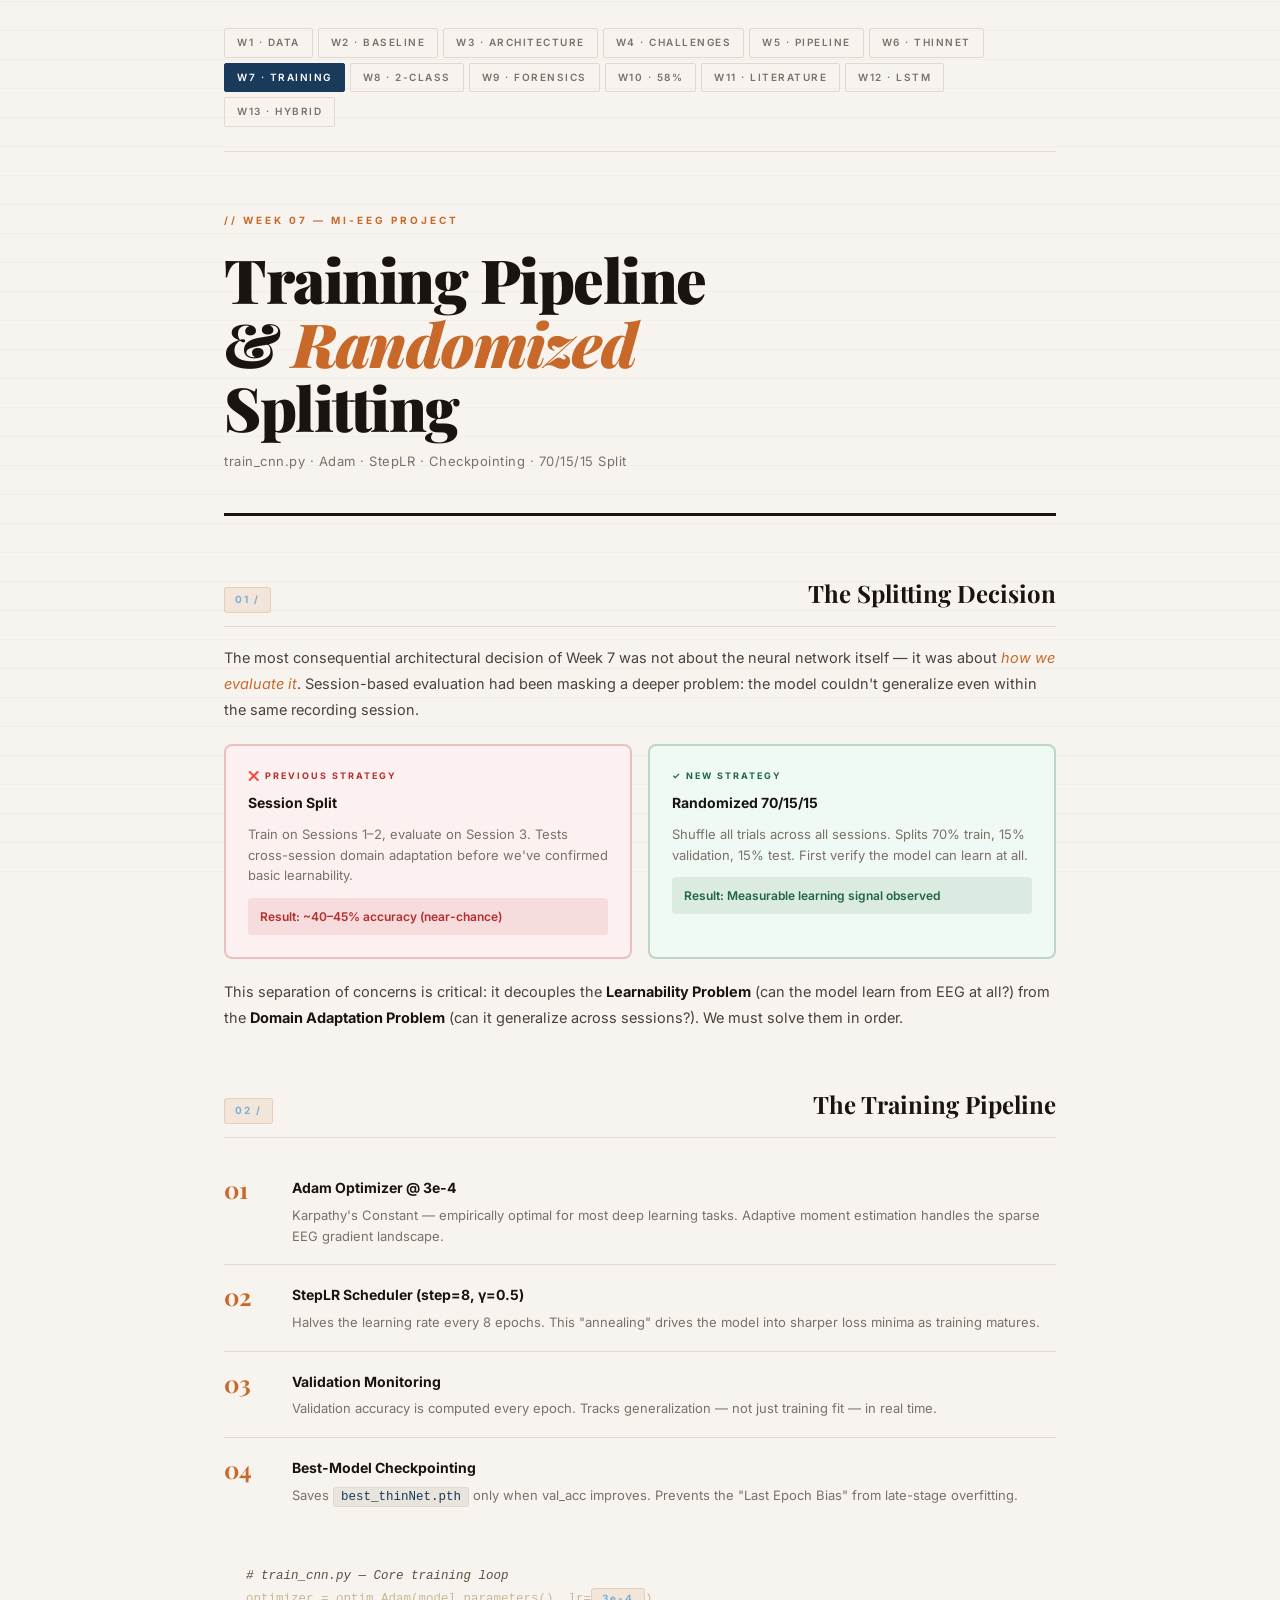
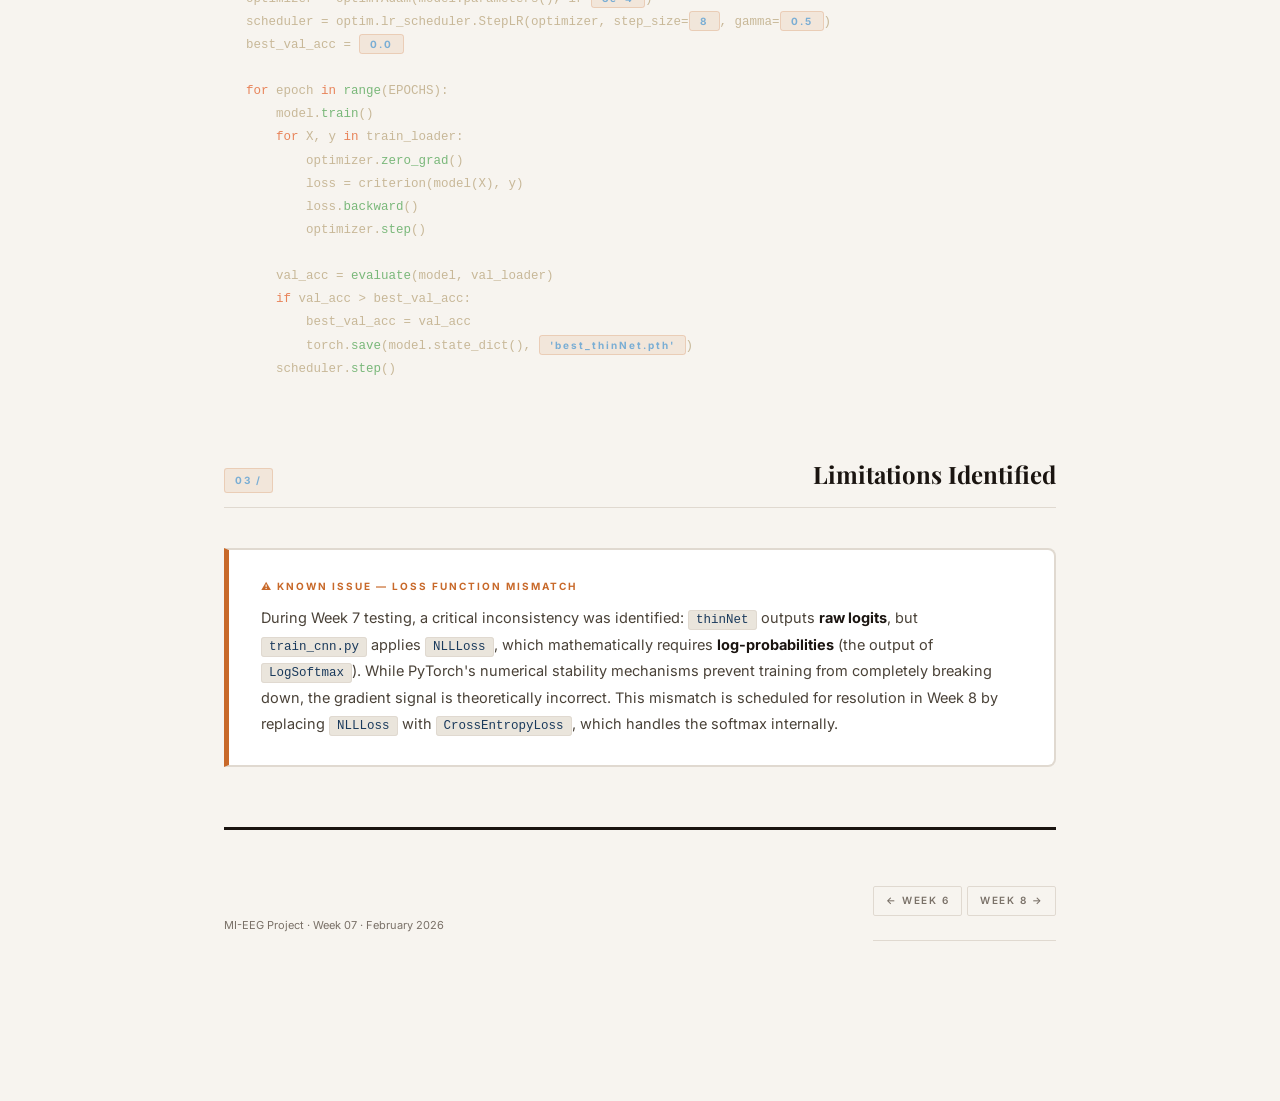
<file: week7.html>
<!DOCTYPE html>
<html lang="en">
<head>
<meta charset="UTF-8">
<meta name="viewport" content="width=device-width, initial-scale=1.0">
<title>Week 7 — Training Pipeline & Randomized Splitting</title>

<link href="https://fonts.googleapis.com/css2?family=Playfair+Display:ital,wght@0,700;0,900;1,700&family=Inter:wght@300;400;500;600&display=swap" rel="stylesheet">
<style>
  /* ══════════════════════════════════════════════
     SHARED STYLESHEET — Week 11 Palette
     MI-EEG Portfolio · All Weeks
  ══════════════════════════════════════════════ */

  :root {
    --bg: #f7f4ef;
    --surface: #ffffff;
    --border: #e0d9d0;
    --accent: #1a3a5c;
    --accent2: #c8692a;
    --green: #1e6642;
    --text: #1a1410;
    --muted: #7a7168;
    --tag-bg: #eae5dc;
    --red: #b82c2c;
    --red-light: #fdf0f0;
    --green-light: #f0faf4;
    --blue: #1a3a5c;
    --surface2: #f0ece4;
  }

  * { margin: 0; padding: 0; box-sizing: border-box; }

  body {
    background: var(--bg);
    color: var(--text);
    font-family: 'Inter', sans-serif;
    line-height: 1.75;
    min-height: 100vh;
  }

  body::before {
    content: '';
    position: fixed; inset: 0;
    background: repeating-linear-gradient(0deg, transparent, transparent 28px, rgba(0,0,0,0.025) 28px, rgba(0,0,0,0.025) 29px);
    pointer-events: none; z-index: 0;
  }

  .container {
    max-width: 920px; margin: 0 auto;
    padding: 0 44px 80px; position: relative; z-index: 1;
  }

  /* ── NAV ── */
  .nav {
    display: flex; gap: 5px; flex-wrap: wrap;
    padding: 28px 0 24px;
    border-bottom: 1px solid var(--border);
    margin-bottom: 52px;
  }
  .nav a {
    font-family: 'Inter', sans-serif; font-size: 10px; font-weight: 600;
    letter-spacing: 1.5px; text-transform: uppercase; text-decoration: none;
    padding: 5px 12px; border-radius: 2px;
    border: 1px solid var(--border); color: var(--muted);
    transition: all 0.2s;
  }
  .nav a:hover { border-color: var(--accent); color: var(--accent); background: rgba(26,58,92,0.04); }
  .nav a.active { background: var(--accent); color: #fff; border-color: var(--accent); }

  /* ── HEADER ── */
  .header, header {
    margin-bottom: 56px;
    padding-bottom: 40px;
    border-bottom: 3px solid var(--text);
    animation: fadeDown 0.6s ease both;
  }

  .week-badge, .week-tag, .week-label, .phase-strip, .breadcrumb, .header-tag {
    display: inline-flex; align-items: center; gap: 8px;
    font-size: 10px; font-weight: 700; letter-spacing: 3px;
    text-transform: uppercase; color: var(--accent2);
    margin-bottom: 18px;
  }
  .week-badge::after, .week-tag::after, .issue-label::after {
    content: ''; display: inline-block;
    width: 32px; height: 2px; background: var(--accent2);
  }

  .chip-row { display: flex; gap: 8px; flex-wrap: wrap; margin-bottom: 18px; }
  .chip, .phase-badge {
    font-size: 9px; font-weight: 700; letter-spacing: 2px;
    text-transform: uppercase; padding: 4px 12px; border-radius: 20px;
    background: var(--tag-bg); color: var(--muted); border: 1px solid var(--border);
  }
  .chip.red, .chip.bad { background: var(--red-light); color: var(--red); border-color: rgba(184,44,44,0.2); }
  .chip.purple { background: rgba(26,58,92,0.08); color: var(--accent); border-color: rgba(26,58,92,0.15); }

  h1 {
    font-family: 'Playfair Display', serif;
    font-size: clamp(2.4rem, 5.5vw, 3.8rem);
    font-weight: 900; line-height: 1.05; letter-spacing: -1.5px;
    color: var(--text); margin-bottom: 12px;
  }
  h1 span, h1 em, h1 .hl, h1 .hi, h1 .red { color: var(--accent); font-style: normal; }
  h1 .hl2, h1 em { color: var(--accent2); font-style: italic; }

  .tagline, .byline, .subtitle, .header-sub {
    font-size: 13px; color: var(--muted); margin-top: 8px;
    letter-spacing: 0.5px;
  }

  .bar { height: 3px; background: linear-gradient(90deg, var(--accent2), var(--accent), transparent); border-radius: 2px; margin-top: 22px; }

  /* ── SECTIONS ── */
  .section, section {
    margin-bottom: 52px;
    animation: fadeUp 0.6s ease both;
  }
  .section:nth-child(3), section:nth-child(3) { animation-delay: 0.08s; }
  .section:nth-child(4), section:nth-child(4) { animation-delay: 0.16s; }
  .section:nth-child(5), section:nth-child(5) { animation-delay: 0.24s; }
  .section:nth-child(6), section:nth-child(6) { animation-delay: 0.32s; }

  h2 {
    font-family: 'Playfair Display', serif;
    font-size: 1.5rem; font-weight: 700; color: var(--text);
    margin-bottom: 18px; padding-bottom: 12px;
    border-bottom: 1px solid var(--border);
    display: flex; align-items: baseline; justify-content: space-between; gap: 12px;
  }
  .section-header { display: flex; align-items: center; gap: 12px; margin-bottom: 20px; }
  .section-num, .h2-num, .num {
    font-family: 'Inter', sans-serif; font-size: 10px; font-weight: 700;
    letter-spacing: 2px; color: var(--accent2);
    background: rgba(200,105,42,0.1); padding: 3px 10px;
    border-radius: 3px; border: 1px solid rgba(200,105,42,0.2);
    flex-shrink: 0;
  }
  .h2-tag, .h2-badge, .h2-pill, .pill {
    font-family: 'Inter', sans-serif; font-size: 9px; font-weight: 700;
    letter-spacing: 2px; text-transform: uppercase;
    background: rgba(26,58,92,0.08); color: var(--accent);
    border: 1px solid rgba(26,58,92,0.15); padding: 3px 10px; border-radius: 3px;
    flex-shrink: 0;
  }

  h3 { font-size: 1rem; font-weight: 700; color: var(--text); margin-bottom: 6px; }

  p { color: #4a4238; font-size: 14.5px; margin-bottom: 14px; line-height: 1.8; }
  p strong { color: var(--text); }
  p em { color: var(--accent2); font-style: italic; }

  code {
    font-family: 'Courier New', monospace; font-size: 12.5px;
    background: var(--tag-bg); color: var(--accent);
    padding: 2px 7px; border-radius: 3px;
    border: 1px solid var(--border);
  }

  /* ── PULL QUOTE ── */
  .pull-quote {
    border-left: 4px solid var(--accent2); padding: 20px 28px;
    margin: 28px 0; background: rgba(200,105,42,0.05);
    border-radius: 0 6px 6px 0;
  }
  .pull-quote p {
    font-family: 'Playfair Display', serif;
    font-size: 1.15rem; font-style: italic; color: var(--accent);
    margin: 0; line-height: 1.65;
  }

  /* ── CODE BLOCKS ── */
  .code-block, .code-wrap {
    background: #1a1410; border-radius: 8px; overflow: hidden; margin: 22px 0;
    box-shadow: 0 4px 20px rgba(26,20,16,0.12);
  }
  .code-top, .code-header, .code-bar {
    background: #252018; border-bottom: 1px solid #3a3028;
    padding: 10px 18px; display: flex; justify-content: space-between; align-items: center;
    font-family: 'Inter', sans-serif; font-size: 10px; font-weight: 600;
    letter-spacing: 1px; color: #8a7a6a;
  }
  .code-top .tag, .code-header .tag, .code-bar .lang { color: var(--accent2); }
  .code-top .file, .code-bar .file { color: #8a7a6a; }
  pre {
    padding: 20px 22px; font-family: 'Courier New', monospace;
    font-size: 12.5px; line-height: 1.85; overflow-x: auto; color: #c8b898;
  }
  .kw { color: #e8845a; }
  .fn { color: #7ab87a; }
  .cm { color: #5a5040; font-style: italic; }
  .str { color: #d4a855; }
  .num { color: #7aaed4; }
  .ok { color: #7ab87a; }
  .err { color: #c85858; text-decoration: line-through; opacity: 0.7; }

  /* ── SHAPE FLOW ── */
  .shape-flow {
    display: flex; align-items: center; gap: 12px; flex-wrap: wrap;
    background: var(--surface); border: 1px solid var(--border);
    border-radius: 8px; padding: 24px 28px; margin: 22px 0;
    box-shadow: 0 2px 12px rgba(26,20,16,0.06);
  }
  .shape-box {
    background: var(--tag-bg); border: 1px solid var(--border);
    border-radius: 6px; padding: 14px 20px; text-align: center;
    transition: border-color 0.2s;
  }
  .shape-box:hover { border-color: var(--accent2); }
  .shape-box .lbl {
    font-size: 9px; font-weight: 700; letter-spacing: 2px;
    text-transform: uppercase; color: var(--muted); margin-bottom: 6px;
  }
  .shape-box .dims {
    font-family: 'Courier New', monospace; font-size: 13px;
    color: var(--accent); font-weight: 700;
  }
  .shape-arrow { color: var(--accent2); font-size: 22px; font-weight: 700; }

  /* ── CHANNEL GRID ── */
  .ch-grid {
    display: grid; grid-template-columns: repeat(auto-fill, minmax(100px, 1fr));
    gap: 10px; margin: 20px 0;
  }
  .ch-chip {
    background: var(--surface); border: 1px solid var(--border);
    border-radius: 6px; padding: 10px 12px; text-align: center;
    font-family: 'Courier New', monospace; font-size: 13px;
    color: var(--accent); font-weight: 700;
    transition: all 0.2s;
  }
  .ch-chip:hover { border-color: var(--accent); background: rgba(26,58,92,0.04); }
  .ch-sub { font-size: 9px; color: var(--muted); margin-top: 3px; letter-spacing: 1px; font-family: 'Inter', sans-serif; font-weight: 600; text-transform: uppercase; }

  /* ── ARCHITECTURE LIST ── */
  .arch-list { display: flex; flex-direction: column; margin: 20px 0; border: 1px solid var(--border); border-radius: 8px; overflow: hidden; }
  .arch-item { display: flex; border-bottom: 1px solid var(--border); }
  .arch-item:last-child { border-bottom: none; }
  .arch-label {
    width: 160px; background: var(--tag-bg); padding: 14px 16px;
    font-size: 11px; font-weight: 600; letter-spacing: 1px;
    text-transform: uppercase; color: var(--muted);
    border-right: 1px solid var(--border); flex-shrink: 0;
    display: flex; align-items: center;
  }
  .arch-val { padding: 14px 18px; font-size: 13.5px; color: var(--text); font-weight: 500; display: flex; align-items: center; }

  /* ── PHILOSOPHY CARDS ── */
  .phil-grid { display: grid; grid-template-columns: 1fr 1fr; gap: 14px; margin: 20px 0; }
  .phil-card {
    background: var(--surface); border: 1px solid var(--border);
    border-radius: 8px; padding: 22px; transition: all 0.2s;
    border-top: 3px solid var(--accent);
  }
  .phil-card:hover { transform: translateY(-2px); box-shadow: 0 6px 20px rgba(26,20,16,0.08); }
  .phil-card .icon { font-size: 24px; margin-bottom: 10px; }
  .phil-card h3 { font-size: 14px; font-weight: 700; margin-bottom: 6px; }
  .phil-card p { font-size: 13px; margin: 0; }

  /* ── LAYER STACK ── */
  .layer-stack { display: flex; flex-direction: column; margin: 22px 0; border: 1px solid var(--border); border-radius: 8px; overflow: hidden; }
  .layer { display: flex; border-bottom: 1px solid var(--border); transition: background 0.2s; }
  .layer:last-child { border-bottom: none; }
  .layer:hover { background: rgba(26,58,92,0.03); }
  .layer-icon { width: 54px; background: var(--tag-bg); display: flex; align-items: center; justify-content: center; font-size: 20px; border-right: 1px solid var(--border); padding: 16px; flex-shrink: 0; }
  .layer-body { flex: 1; padding: 16px 20px; }
  .layer-type { font-size: 9px; font-weight: 700; letter-spacing: 2px; text-transform: uppercase; margin-bottom: 4px; color: var(--accent2); }
  .t-filter .layer-type { color: var(--accent); }
  .s-filter .layer-type { color: var(--accent2); }
  .layer-spec { font-size: 13.5px; font-weight: 600; color: var(--text); }
  .layer-note { font-size: 12px; color: var(--muted); margin-top: 3px; }

  /* ── ACCURACY CARDS ── */
  .acc-grid, .fail-grid { display: grid; grid-template-columns: 1fr 1fr; gap: 16px; margin: 24px 0; }
  .acc-card, .fail-card {
    border-radius: 8px; padding: 28px 24px; text-align: center;
    border: 2px solid var(--border);
  }
  .acc-card.good, .fail-card.ok {
    background: var(--green-light); border-color: rgba(30,102,66,0.3);
  }
  .acc-card.bad, .fail-card.bad {
    background: var(--red-light); border-color: rgba(184,44,44,0.3);
  }
  .acc-label, .fail-label {
    font-size: 9px; font-weight: 700; letter-spacing: 2px; text-transform: uppercase; margin-bottom: 8px;
  }
  .acc-card.good .acc-label, .fail-card.ok .fail-label { color: var(--green); }
  .acc-card.bad .acc-label, .fail-card.bad .fail-label { color: var(--red); }
  .acc-num, .fail-num {
    font-family: 'Playfair Display', serif; font-size: 3.5rem;
    font-weight: 900; letter-spacing: -3px; line-height: 1;
  }
  .acc-card.good .acc-num, .fail-card.ok .fail-num { color: var(--green); }
  .acc-card.bad .acc-num, .fail-card.bad .fail-num { color: var(--red); }
  .acc-note, .fail-note { font-size: 12px; color: var(--muted); margin-top: 6px; }

  /* ── INSIGHT / CALLOUT ── */
  .insight, .callout, .hard-problem {
    background: var(--surface); border: 2px solid var(--border);
    border-left: 5px solid var(--accent2);
    border-radius: 0 8px 8px 0; padding: 28px 32px; margin-top: 40px;
  }
  .insight h3, .callout-title, .hard-problem h3 {
    font-size: 10px; font-weight: 700; letter-spacing: 2px;
    text-transform: uppercase; color: var(--accent2); margin-bottom: 10px;
  }
  .insight p, .callout p, .hard-problem p { margin: 0; font-size: 14.5px; }
  .hard-problem .term {
    font-family: 'Playfair Display', serif; font-size: 1.6rem;
    font-weight: 700; color: var(--accent); display: block; margin: 8px 0 12px;
  }

  /* ── OUTCOME BANNER ── */
  .outcome, .result-banner {
    background: linear-gradient(135deg, rgba(30,102,66,0.06), rgba(30,102,66,0.02));
    border: 1px solid rgba(30,102,66,0.25); border-radius: 8px;
    padding: 28px 32px; display: flex; gap: 20px; align-items: flex-start;
    margin-top: 44px;
    box-shadow: 0 2px 12px rgba(26,20,16,0.06);
  }
  .outcome-icon, .icon { font-size: 32px; flex-shrink: 0; }
  .outcome h3, .result-banner h3 {
    font-size: 10px; font-weight: 700; letter-spacing: 2px;
    text-transform: uppercase; color: var(--green); margin-bottom: 8px;
  }
  .outcome p, .result-banner p { margin: 0; font-size: 14px; }

  /* ── HYPOTHESIS FLOW ── */
  .hyp-flow {
    display: flex; align-items: stretch; margin: 22px 0;
    border: 1px solid var(--border); border-radius: 8px; overflow: hidden;
  }
  .hyp-step { flex: 1; padding: 22px; text-align: center; }
  .hyp-step:not(:last-child) { border-right: 1px solid var(--border); }
  .hyp-step.train { background: var(--green-light); }
  .hyp-step.test { background: var(--red-light); }
  .step-label { font-size: 9px; font-weight: 700; letter-spacing: 2px; text-transform: uppercase; margin-bottom: 6px; }
  .hyp-step.train .step-label { color: var(--green); }
  .hyp-step.test .step-label { color: var(--red); }
  .step-val { font-size: 14px; font-weight: 700; color: var(--text); }
  .step-note { font-size: 12px; color: var(--muted); margin-top: 4px; }
  .hyp-sep { width: 50px; background: var(--tag-bg); display: flex; align-items: center; justify-content: center; font-size: 22px; color: var(--accent2); border-left: 1px solid var(--border); border-right: 1px solid var(--border); }

  /* ── ROOT CAUSE LIST ── */
  .cause-list { display: flex; flex-direction: column; gap: 12px; margin: 20px 0; }
  .cause-item {
    display: flex; gap: 16px; align-items: flex-start;
    background: var(--surface); border: 1px solid var(--border); border-radius: 8px; padding: 18px 20px;
    transition: border-color 0.2s;
  }
  .cause-item:hover { border-color: var(--accent2); }
  .cause-num {
    font-size: 10px; font-weight: 700; color: var(--accent2);
    background: rgba(200,105,42,0.1); padding: 4px 10px;
    border-radius: 3px; flex-shrink: 0;
  }
  .cause-body h3 { font-size: 14px; font-weight: 700; margin-bottom: 4px; }
  .cause-body p { font-size: 13px; margin: 0; }

  /* ── STRATEGY CARDS ── */
  .strategy-cards { display: grid; grid-template-columns: 1fr 1fr; gap: 16px; margin: 20px 0; }
  .strat-card {
    padding: 22px; border: 2px solid var(--border); border-radius: 8px; background: var(--surface);
  }
  .strat-card.old { background: var(--red-light); border-color: rgba(184,44,44,0.25); }
  .strat-card.new { background: var(--green-light); border-color: rgba(30,102,66,0.25); }
  .strat-tag { font-size: 9px; font-weight: 700; letter-spacing: 2px; text-transform: uppercase; margin-bottom: 8px; display: block; }
  .strat-card.old .strat-tag { color: var(--red); }
  .strat-card.new .strat-tag { color: var(--green); }
  .strat-card h3 { font-size: 14px; font-weight: 700; margin-bottom: 8px; }
  .strat-result { margin-top: 12px; padding: 8px 12px; border-radius: 4px; font-size: 12px; font-weight: 600; }
  .strat-card.old .strat-result { background: rgba(184,44,44,0.1); color: var(--red); }
  .strat-card.new .strat-result { background: rgba(30,102,66,0.1); color: var(--green); }
  .strat-card p { font-size: 13px; color: var(--muted); margin: 0; line-height: 1.6; }

  /* ── PIPELINE STEPS ── */
  .pipeline { display: flex; flex-direction: column; margin: 20px 0; }
  .pipe-step { display: grid; grid-template-columns: 50px 1fr; gap: 18px; padding: 18px 0; border-bottom: 1px solid var(--border); }
  .pipe-step:last-child { border-bottom: none; }
  .pipe-num { font-family: 'Playfair Display', serif; font-size: 1.5rem; font-weight: 700; color: var(--accent2); line-height: 1.1; }
  .pipe-content h3 { font-size: 14px; font-weight: 700; margin-bottom: 4px; }
  .pipe-content p { font-size: 13px; color: var(--muted); margin: 0; line-height: 1.6; }

  /* ── COMPARE TABLE ── */
  .compare-table, .tuning-table, .results-table, .adv-table {
    width: 100%; border-collapse: collapse; margin: 20px 0; font-size: 13.5px;
  }
  .compare-table th, .tuning-table th, .results-table th, .adv-table th {
    background: var(--accent); color: #fff;
    padding: 11px 16px; text-align: left;
    font-size: 10px; font-weight: 700; letter-spacing: 1.5px; text-transform: uppercase;
  }
  .compare-table td, .tuning-table td, .results-table td, .adv-table td {
    padding: 11px 16px; border-bottom: 1px solid var(--border); color: #4a4238;
  }
  .compare-table td:first-child, .adv-table td:first-child { font-weight: 600; color: var(--text); }
  .compare-table tr:hover td, .tuning-table tr:hover td, .results-table tr:hover td, .adv-table tr:hover td {
    background: rgba(26,58,92,0.03);
  }
  .compare-table tr:last-child td, .results-table tr:last-child td { border-bottom: none; }

  .badge { display: inline-block; padding: 2px 8px; font-size: 10px; font-weight: 700; border-radius: 3px; }
  .badge.good, .badge.best { background: rgba(30,102,66,0.1); color: var(--green); }
  .badge.bad { background: var(--red-light); color: var(--red); }
  .badge.mid { background: rgba(26,58,92,0.1); color: var(--accent); }

  /* ── BINARY VISUAL ── */
  .binary-visual { display: grid; grid-template-columns: 1fr 1fr; gap: 16px; margin: 20px 0; }
  .class-card {
    background: var(--surface); border: 1px solid var(--border); border-radius: 8px;
    padding: 24px; position: relative; overflow: hidden; text-align: center;
    border-bottom: 4px solid var(--border);
  }
  .class-card.left-class { border-bottom-color: var(--accent); }
  .class-card.right-class { border-bottom-color: var(--accent2); }
  .class-num { font-family: 'Playfair Display', serif; font-size: 4rem; font-weight: 900; opacity: 0.07; position: absolute; top: 8px; right: 16px; color: var(--text); }
  .class-label { font-size: 13px; font-weight: 700; text-transform: uppercase; letter-spacing: 1px; margin-bottom: 6px; }
  .class-card.left-class .class-label { color: var(--accent); }
  .class-card.right-class .class-label { color: var(--accent2); }
  .class-desc { font-size: 12.5px; color: var(--muted); line-height: 1.6; }
  .class-hz { display: inline-block; margin-top: 10px; padding: 3px 10px; border: 1px solid var(--border); font-size: 11px; color: var(--muted); border-radius: 3px; }

  /* ── CONFUSION MATRIX ── */
  .cm-grid { display: grid; grid-template-columns: 60px 1fr 1fr; grid-template-rows: 40px 1fr 1fr; gap: 2px; margin: 20px 0; max-width: 320px; }
  .cm-header { background: var(--tag-bg); display: flex; align-items: center; justify-content: center; font-size: 9px; font-weight: 700; letter-spacing: 1px; text-transform: uppercase; color: var(--muted); }
  .cm-cell { background: var(--surface); border: 1px solid var(--border); padding: 16px; text-align: center; border-radius: 4px; }
  .cm-cell.tp, .cm-cell.tn { border-color: rgba(30,102,66,0.3); background: var(--green-light); }
  .cm-cell.fp, .cm-cell.fn-cell { border-color: rgba(184,44,44,0.2); background: var(--red-light); }
  .cm-val { font-family: 'Playfair Display', serif; font-size: 1.4rem; font-weight: 900; }
  .cm-cell.tp .cm-val, .cm-cell.tn .cm-val { color: var(--green); }
  .cm-cell.fp .cm-val, .cm-cell.fn-cell .cm-val { color: var(--red); opacity: 0.7; }
  .cm-name { font-size: 10px; color: var(--muted); margin-top: 2px; }

  /* ── METRICS ROW ── */
  .metrics { display: grid; grid-template-columns: repeat(4, 1fr); gap: 12px; margin: 20px 0; }
  .metric { background: var(--surface); border: 1px solid var(--border); border-radius: 6px; padding: 18px 12px; text-align: center; border-top: 3px solid var(--accent); }
  .metric-val { font-family: 'Playfair Display', serif; font-size: 1.6rem; font-weight: 700; color: var(--accent); display: block; }
  .metric-label { font-size: 9px; font-weight: 700; letter-spacing: 1.5px; text-transform: uppercase; color: var(--muted); margin-top: 4px; }

  /* ── FIX DIAGRAM ── */
  .fix-diagram { display: grid; grid-template-columns: 1fr 60px 1fr; align-items: center; margin: 24px 0; }
  .fix-box { background: var(--surface); border: 1px solid var(--border); border-radius: 8px; padding: 22px; }
  .fix-box.wrong { border-color: rgba(184,44,44,0.3); background: var(--red-light); }
  .fix-box.right { border-color: rgba(30,102,66,0.3); background: var(--green-light); }
  .fix-tag { font-size: 9px; font-weight: 700; letter-spacing: 2px; text-transform: uppercase; margin-bottom: 8px; display: block; }
  .fix-box.wrong .fix-tag { color: var(--red); }
  .fix-box.right .fix-tag { color: var(--green); }
  .fix-box h3 { font-size: 14px; font-weight: 700; margin-bottom: 6px; }
  .fix-box p { font-size: 13px; color: var(--muted); margin: 0; }
  .arrow-mid { text-align: center; font-size: 1.8rem; color: var(--accent2); font-weight: 700; }

  /* ── MODEL GRID ── */
  .model-grid { display: grid; grid-template-columns: 1fr 1fr; gap: 20px; margin: 24px 0; }
  .model-card { background: var(--surface); border: 1px solid var(--border); padding: 24px; border-radius: 8px; position: relative; overflow: hidden; }
  .model-card::before { content: ''; position: absolute; top: 0; left: 0; right: 0; height: 4px; }
  .model-card.lstm::before { background: var(--accent); }
  .model-card.hybrid::before { background: var(--accent2); }
  .model-tag { font-size: 9px; font-weight: 700; letter-spacing: 2px; text-transform: uppercase; margin-bottom: 10px; }
  .model-card.lstm .model-tag { color: var(--accent); }
  .model-card.hybrid .model-tag { color: var(--accent2); }
  .model-card h3 { font-family: 'Playfair Display', serif; font-size: 1.15rem; font-weight: 700; margin-bottom: 10px; }
  .model-card p { font-size: 13px; margin-bottom: 10px; }
  .model-acc { display: flex; align-items: baseline; gap: 8px; margin-top: 14px; padding-top: 12px; border-top: 1px solid var(--border); }
  .acc-big { font-family: 'Playfair Display', serif; font-size: 2.2rem; font-weight: 700; }
  .model-card.lstm .acc-big { color: var(--accent); }
  .model-card.hybrid .acc-big { color: var(--accent2); }
  .acc-label { font-size: 11px; color: var(--muted); }

  /* ── DATASET CARDS ── */
  .dataset-row { display: grid; grid-template-columns: 1fr 1fr; gap: 16px; margin: 22px 0; }
  .dataset-card { background: var(--surface); border: 1px solid var(--border); border-radius: 8px; padding: 22px; border-left: 4px solid var(--accent); }
  .ds-label { font-size: 9px; font-weight: 700; letter-spacing: 2px; text-transform: uppercase; color: var(--muted); margin-bottom: 8px; }
  .dataset-card h3 { font-family: 'Playfair Display', serif; font-size: 1.05rem; font-weight: 700; margin-bottom: 10px; }
  .dataset-card ul { padding-left: 18px; font-size: 13px; color: #4a4238; }
  .dataset-card li { margin-bottom: 5px; }

  /* ── LSTM CELL DIAGRAM ── */
  .cell-diagram { background: var(--surface); border: 1px solid var(--border); border-radius: 8px; padding: 32px; margin: 24px 0; }
  .cell-label { font-size: 9px; font-weight: 700; letter-spacing: 2px; text-transform: uppercase; color: var(--muted); margin-bottom: 24px; }
  .gates-row { display: grid; grid-template-columns: repeat(3, 1fr); gap: 12px; margin-bottom: 16px; }
  .gate-box { background: var(--tag-bg); border: 1px solid var(--border); border-radius: 6px; padding: 18px 14px; text-align: center; transition: border-color 0.2s; }
  .gate-box:hover { border-color: var(--accent2); }
  .gate-icon { font-size: 22px; margin-bottom: 8px; }
  .gate-name { font-size: 9px; font-weight: 700; letter-spacing: 1.5px; text-transform: uppercase; color: var(--accent); margin-bottom: 6px; }
  .gate-desc { font-size: 12px; color: var(--muted); line-height: 1.55; }
  .state-row { display: grid; grid-template-columns: 1fr 1fr; gap: 12px; }
  .state-box { background: var(--tag-bg); border: 1px solid var(--border); border-radius: 6px; padding: 16px; display: flex; gap: 14px; align-items: flex-start; }
  .s-icon { font-size: 20px; flex-shrink: 0; }
  .s-name { font-size: 9px; font-weight: 700; letter-spacing: 1px; text-transform: uppercase; color: var(--accent2); margin-bottom: 4px; }
  .s-desc { font-size: 12px; color: var(--muted); line-height: 1.55; }

  /* ── COMPARE COLUMNS ── */
  .compare { display: grid; grid-template-columns: 1fr 1fr 1fr; gap: 12px; margin: 24px 0; }
  .compare-col { background: var(--surface); border: 1px solid var(--border); border-radius: 8px; overflow: hidden; }
  .compare-col .col-header { padding: 12px 16px; font-size: 10px; font-weight: 700; letter-spacing: 1.5px; text-transform: uppercase; }
  .compare-col.rnn .col-header { background: var(--red-light); color: var(--red); border-bottom: 1px solid rgba(184,44,44,0.2); }
  .compare-col.lstm .col-header { background: rgba(26,58,92,0.08); color: var(--accent); border-bottom: 1px solid rgba(26,58,92,0.1); }
  .compare-col.gru .col-header { background: var(--tag-bg); color: var(--muted); border-bottom: 1px solid var(--border); }
  .compare-col .col-body { padding: 14px; }
  .compare-col .col-item { font-size: 12.5px; color: var(--muted); margin-bottom: 8px; padding-left: 12px; border-left: 2px solid var(--border); }
  .compare-col.lstm .col-item { border-left-color: var(--accent); color: #4a4238; }

  /* ── APPS GRID ── */
  .apps-grid { display: grid; grid-template-columns: repeat(2, 1fr); gap: 12px; margin: 24px 0; }
  .app-card { background: var(--surface); border: 1px solid var(--border); border-radius: 8px; padding: 18px 20px; display: flex; gap: 14px; align-items: flex-start; transition: all 0.2s; }
  .app-card:hover { border-color: var(--accent2); transform: translateY(-1px); }
  .app-icon { font-size: 22px; flex-shrink: 0; }
  .app-title { font-size: 13px; font-weight: 700; color: var(--text); margin-bottom: 4px; }
  .app-desc { font-size: 12px; color: var(--muted); line-height: 1.55; }

  /* ── ARCH PIPELINE (week13) ── */
  .arch-pipeline { background: var(--surface); border: 1px solid var(--border); border-radius: 8px; padding: 32px; margin: 24px 0; }
  .pipe-label { font-size: 9px; font-weight: 700; letter-spacing: 2px; text-transform: uppercase; color: var(--muted); margin-bottom: 24px; }
  .pipe-stages { display: flex; flex-direction: column; gap: 4px; }
  .pipe-stage { display: grid; grid-template-columns: 3fr 1fr; border: 1px solid var(--border); border-radius: 6px; overflow: hidden; transition: border-color 0.2s; }
  .pipe-stage:hover { border-color: var(--accent); }
  .pipe-main { padding: 16px 20px; }
  .pipe-type { font-size: 9px; font-weight: 700; letter-spacing: 2px; text-transform: uppercase; margin-bottom: 4px; color: var(--accent2); }
  .stage-eegnet .pipe-type { color: var(--accent); }
  .stage-reshape .pipe-type { color: var(--accent2); }
  .stage-lstm .pipe-type { color: var(--green); }
  .stage-fc .pipe-type { color: var(--muted); }
  .pipe-name { font-size: 14px; font-weight: 700; color: var(--text); }
  .pipe-detail { font-size: 12px; color: var(--muted); margin-top: 3px; }
  .pipe-side { padding: 16px; display: flex; align-items: center; justify-content: center; font-family: 'Courier New', monospace; font-size: 11px; text-align: center; border-left: 1px solid var(--border); color: var(--accent); background: var(--tag-bg); }
  .pipe-arrow { text-align: center; color: var(--accent2); font-size: 20px; padding: 4px 0; }

  /* ── RATIONALE CARDS ── */
  .rationale-grid { display: grid; grid-template-columns: 1fr 1fr; gap: 14px; margin: 24px 0; }
  .rationale-card { background: var(--surface); border: 1px solid var(--border); border-radius: 8px; padding: 22px; transition: all 0.2s; position: relative; overflow: hidden; border-top: 3px solid var(--accent); }
  .rationale-card:hover { transform: translateY(-2px); box-shadow: 0 6px 20px rgba(26,20,16,0.08); }
  .rationale-card::before { content: attr(data-num); position: absolute; top: -10px; right: 16px; font-size: 5rem; font-weight: 900; color: rgba(26,58,92,0.05); font-family: 'Playfair Display', serif; line-height: 1; }
  .rc-icon { font-size: 24px; margin-bottom: 10px; }
  .rc-title { font-size: 13.5px; font-weight: 700; color: var(--text); margin-bottom: 8px; }
  .rc-desc { font-size: 12.5px; color: var(--muted); line-height: 1.6; }

  /* ── STATUS BANNER ── */
  .status-banner { background: var(--surface); border: 1px solid var(--border); border-radius: 8px; padding: 28px 32px; margin-top: 40px; display: grid; grid-template-columns: 1fr 1fr 1fr; gap: 24px; }
  .status-item { text-align: center; }
  .status-icon { font-size: 28px; margin-bottom: 8px; }
  .status-label { font-size: 9px; font-weight: 700; letter-spacing: 2px; text-transform: uppercase; color: var(--muted); margin-bottom: 6px; }
  .status-val { font-size: 1rem; font-weight: 700; color: var(--accent); }

  /* ── CONCLUSION ── */
  .conclusion {
    background: var(--accent); color: #fff;
    padding: 36px 40px; border-radius: 8px; margin-top: 48px;
  }
  .conclusion .c-label { font-size: 10px; font-weight: 700; letter-spacing: 3px; text-transform: uppercase; opacity: 0.6; margin-bottom: 12px; }
  .conclusion h3 { font-family: 'Playfair Display', serif; font-size: 1.5rem; font-weight: 700; margin-bottom: 12px; }
  .conclusion p { color: rgba(255,255,255,0.8); font-size: 14px; margin: 0; }

  /* ── REG GRID (week3) ── */
  .reg-grid { display: grid; grid-template-columns: 1fr 1fr; gap: 14px; margin: 20px 0; }
  .reg-card { background: var(--surface); border: 1px solid var(--border); border-left: 4px solid var(--accent); border-radius: 0 8px 8px 0; padding: 18px 20px; }
  .reg-card h3 { font-size: 13.5px; font-weight: 700; display: flex; gap: 8px; align-items: center; margin-bottom: 6px; }
  .reg-card .step { font-size: 9px; font-weight: 700; color: var(--accent2); background: rgba(200,105,42,0.1); padding: 2px 8px; border-radius: 3px; }
  .reg-card p { font-size: 13px; margin: 0; }

  /* ── STATS ROW ── */
  .stats-row { display: grid; grid-template-columns: repeat(3, 1fr); gap: 16px; padding: 32px 0; }
  .stat-card { background: var(--surface); border: 1px solid var(--border); border-radius: 8px; padding: 22px; border-top: 3px solid var(--accent); }
  .stat-num { font-family: 'Playfair Display', serif; font-size: 2.2rem; font-weight: 700; color: var(--accent); display: block; }
  .stat-label { font-size: 9px; font-weight: 700; letter-spacing: 1.5px; text-transform: uppercase; color: var(--muted); margin-top: 4px; }
  .stat-card:nth-child(2) .stat-num { color: var(--accent2); }
  .stat-card:nth-child(2) { border-top-color: var(--accent2); }
  .stat-card:nth-child(3) .stat-num { color: var(--green); }
  .stat-card:nth-child(3) { border-top-color: var(--green); }

  /* ── INSIGHTS GRID (week6) ── */
  .insights { display: grid; grid-template-columns: 1fr 1fr; gap: 16px; margin: 24px 0; }
  .insight-card { background: var(--surface); border: 1px solid var(--border); border-radius: 8px; padding: 22px; }
  .insight-icon { font-size: 22px; margin-bottom: 10px; }

  /* ── ARCH DIAGRAM (week6) ── */
  .arch-diagram { background: var(--surface); border: 1px solid var(--border); border-radius: 8px; padding: 32px; margin: 24px 0; }
  .arch-title { font-size: 9px; font-weight: 700; letter-spacing: 2px; text-transform: uppercase; color: var(--muted); margin-bottom: 24px; }
  .layer-flow { display: flex; flex-direction: column; gap: 8px; align-items: center; }
  .layer-box { width: 100%; max-width: 500px; padding: 12px 20px; border: 1px solid var(--border); border-radius: 6px; display: flex; justify-content: space-between; align-items: center; font-size: 14px; transition: all 0.2s; background: var(--surface); }
  .layer-box:hover { border-color: var(--accent); background: rgba(26,58,92,0.03); }
  .layer-box.temporal { border-color: rgba(26,58,92,0.3); background: rgba(26,58,92,0.03); }
  .layer-box.spatial { border-color: rgba(200,105,42,0.3); background: rgba(200,105,42,0.03); }
  .layer-box.pool { border-color: rgba(30,102,66,0.3); background: rgba(30,102,66,0.03); }
  .layer-name { font-weight: 700; color: var(--text); }
  .layer-detail { font-family: 'Courier New', monospace; font-size: 12px; color: var(--muted); }
  .arrow { color: var(--accent2); font-size: 18px; }

  /* ── FOOTER ── */
  .footer, footer {
    margin-top: 60px; padding: 28px 0;
    border-top: 3px solid var(--text);
    display: flex; justify-content: space-between; align-items: center;
    font-size: 11px; color: var(--muted);
  }
  .footer-nav, .nav-links { display: flex; gap: 16px; }
  .footer-nav a, .nav-links a, footer a { color: var(--accent); text-decoration: none; font-weight: 600; }
  .footer-nav a:hover, .nav-links a:hover, footer a:hover { color: var(--accent2); }

  /* ── ANIMATIONS ── */
  @keyframes fadeDown { from { opacity: 0; transform: translateY(-12px); } to { opacity: 1; transform: translateY(0); } }
  @keyframes fadeUp { from { opacity: 0; transform: translateY(14px); } to { opacity: 1; transform: translateY(0); } }

  /* ── RESPONSIVE ── */
  @media (max-width: 640px) {
    .container { padding: 0 20px 60px; }
    h1 { font-size: 2.2rem; }
    .phil-grid, .reg-grid, .acc-grid, .fail-grid, .strategy-cards, .model-grid, .dataset-row, .rationale-grid, .apps-grid, .binary-visual, .compare, .gates-row { grid-template-columns: 1fr; }
    .metrics { grid-template-columns: repeat(2, 1fr); }
    .stats-row { grid-template-columns: 1fr 1fr; }
    .fix-diagram { grid-template-columns: 1fr; }
    .fix-diagram .arrow-mid { display: none; }
  }

</style>
</head>
<body>
<div class="container">

  <nav class="nav">
    <a href="week1.html">W1 · Data</a>
    <a href="week2.html">W2 · Baseline</a>
    <a href="week3.html">W3 · Architecture</a>
    <a href="week4.html">W4 · Challenges</a>
    <a href="week5.html">W5 · Pipeline</a>
    <a href="week6.html">W6 · thinNet</a>
    <a href="week7.html" class="active">W7 · Training</a>
    <a href="week8.html">W8 · 2-Class</a>
    <a href="week9.html">W9 · Forensics</a>
    <a href="week10.html">W10 · 58%</a>
    <a href="week11.html">W11 · Literature</a>
    <a href="week12.html">W12 · LSTM</a>
    <a href="week13.html">W13 · Hybrid</a>
  </nav>

<header>
    <span class="week-label">// Week 07 — MI-EEG Project</span>
    <h1>Training Pipeline<br>& <em>Randomized</em><br>Splitting</h1>
    <div class="byline">train_cnn.py · Adam · StepLR · Checkpointing · 70/15/15 Split</div>
  </header>

  <section>
    <h2><span class="num">01 /</span> The Splitting Decision</h2>
    <p>The most consequential architectural decision of Week 7 was not about the neural network itself — it was about <em>how we evaluate it</em>. Session-based evaluation had been masking a deeper problem: the model couldn't generalize even within the same recording session.</p>

    <div class="strategy-cards">
      <div class="strat-card old">
        <span class="strat-tag">❌ Previous Strategy</span>
        <h3>Session Split</h3>
        <p>Train on Sessions 1–2, evaluate on Session 3. Tests cross-session domain adaptation before we've confirmed basic learnability.</p>
        <div class="strat-result">Result: ~40–45% accuracy (near-chance)</div>
      </div>
      <div class="strat-card new">
        <span class="strat-tag">✓ New Strategy</span>
        <h3>Randomized 70/15/15</h3>
        <p>Shuffle all trials across all sessions. Splits 70% train, 15% validation, 15% test. First verify the model can learn at all.</p>
        <div class="strat-result">Result: Measurable learning signal observed</div>
      </div>
    </div>

    <p>This separation of concerns is critical: it decouples the <strong>Learnability Problem</strong> (can the model learn from EEG at all?) from the <strong>Domain Adaptation Problem</strong> (can it generalize across sessions?). We must solve them in order.</p>
  </section>

  <section>
    <h2><span class="num">02 /</span> The Training Pipeline</h2>

    <div class="pipeline">
      <div class="pipe-step">
        <div class="pipe-num">01</div>
        <div class="pipe-content">
          <h3>Adam Optimizer @ 3e-4</h3>
          <p>Karpathy's Constant — empirically optimal for most deep learning tasks. Adaptive moment estimation handles the sparse EEG gradient landscape.</p>
        </div>
      </div>
      <div class="pipe-step">
        <div class="pipe-num">02</div>
        <div class="pipe-content">
          <h3>StepLR Scheduler (step=8, γ=0.5)</h3>
          <p>Halves the learning rate every 8 epochs. This "annealing" drives the model into sharper loss minima as training matures.</p>
        </div>
      </div>
      <div class="pipe-step">
        <div class="pipe-num">03</div>
        <div class="pipe-content">
          <h3>Validation Monitoring</h3>
          <p>Validation accuracy is computed every epoch. Tracks generalization — not just training fit — in real time.</p>
        </div>
      </div>
      <div class="pipe-step">
        <div class="pipe-num">04</div>
        <div class="pipe-content">
          <h3>Best-Model Checkpointing</h3>
          <p>Saves <code>best_thinNet.pth</code> only when val_acc improves. Prevents the "Last Epoch Bias" from late-stage overfitting.</p>
        </div>
      </div>
    </div>

    <pre><span class="cm"># train_cnn.py — Core training loop</span>
optimizer = optim.Adam(model.parameters(), lr=<span class="num">3e-4</span>)
scheduler = optim.lr_scheduler.StepLR(optimizer, step_size=<span class="num">8</span>, gamma=<span class="num">0.5</span>)
best_val_acc = <span class="num">0.0</span>

<span class="kw">for</span> epoch <span class="kw">in</span> <span class="fn">range</span>(EPOCHS):
    model.<span class="fn">train</span>()
    <span class="kw">for</span> X, y <span class="kw">in</span> train_loader:
        optimizer.<span class="fn">zero_grad</span>()
        loss = criterion(model(X), y)
        loss.<span class="fn">backward</span>()
        optimizer.<span class="fn">step</span>()

    val_acc = <span class="fn">evaluate</span>(model, val_loader)
    <span class="kw">if</span> val_acc > best_val_acc:
        best_val_acc = val_acc
        torch.<span class="fn">save</span>(model.state_dict(), <span class="num">'best_thinNet.pth'</span>)
    scheduler.<span class="fn">step</span>()</pre>
  </section>

  <section>
    <h2><span class="num">03 /</span> Limitations Identified</h2>
    <div class="callout">
      <div class="callout-title">⚠ Known Issue — Loss Function Mismatch</div>
      <p>During Week 7 testing, a critical inconsistency was identified: <code>thinNet</code> outputs <strong>raw logits</strong>, but <code>train_cnn.py</code> applies <code>NLLLoss</code>, which mathematically requires <strong>log-probabilities</strong> (the output of <code>LogSoftmax</code>). While PyTorch's numerical stability mechanisms prevent training from completely breaking down, the gradient signal is theoretically incorrect. This mismatch is scheduled for resolution in Week 8 by replacing <code>NLLLoss</code> with <code>CrossEntropyLoss</code>, which handles the softmax internally.</p>
    </div>
  </section>

  <footer>
    <div class="footer-note">MI-EEG Project · Week 07 · February 2026</div>
    <div class="nav">
      <a href="week6.html">← Week 6</a>
      <a href="week8.html">Week 8 →</a>
    </div>
  </footer>
</div>
</body>
</html>
</file>
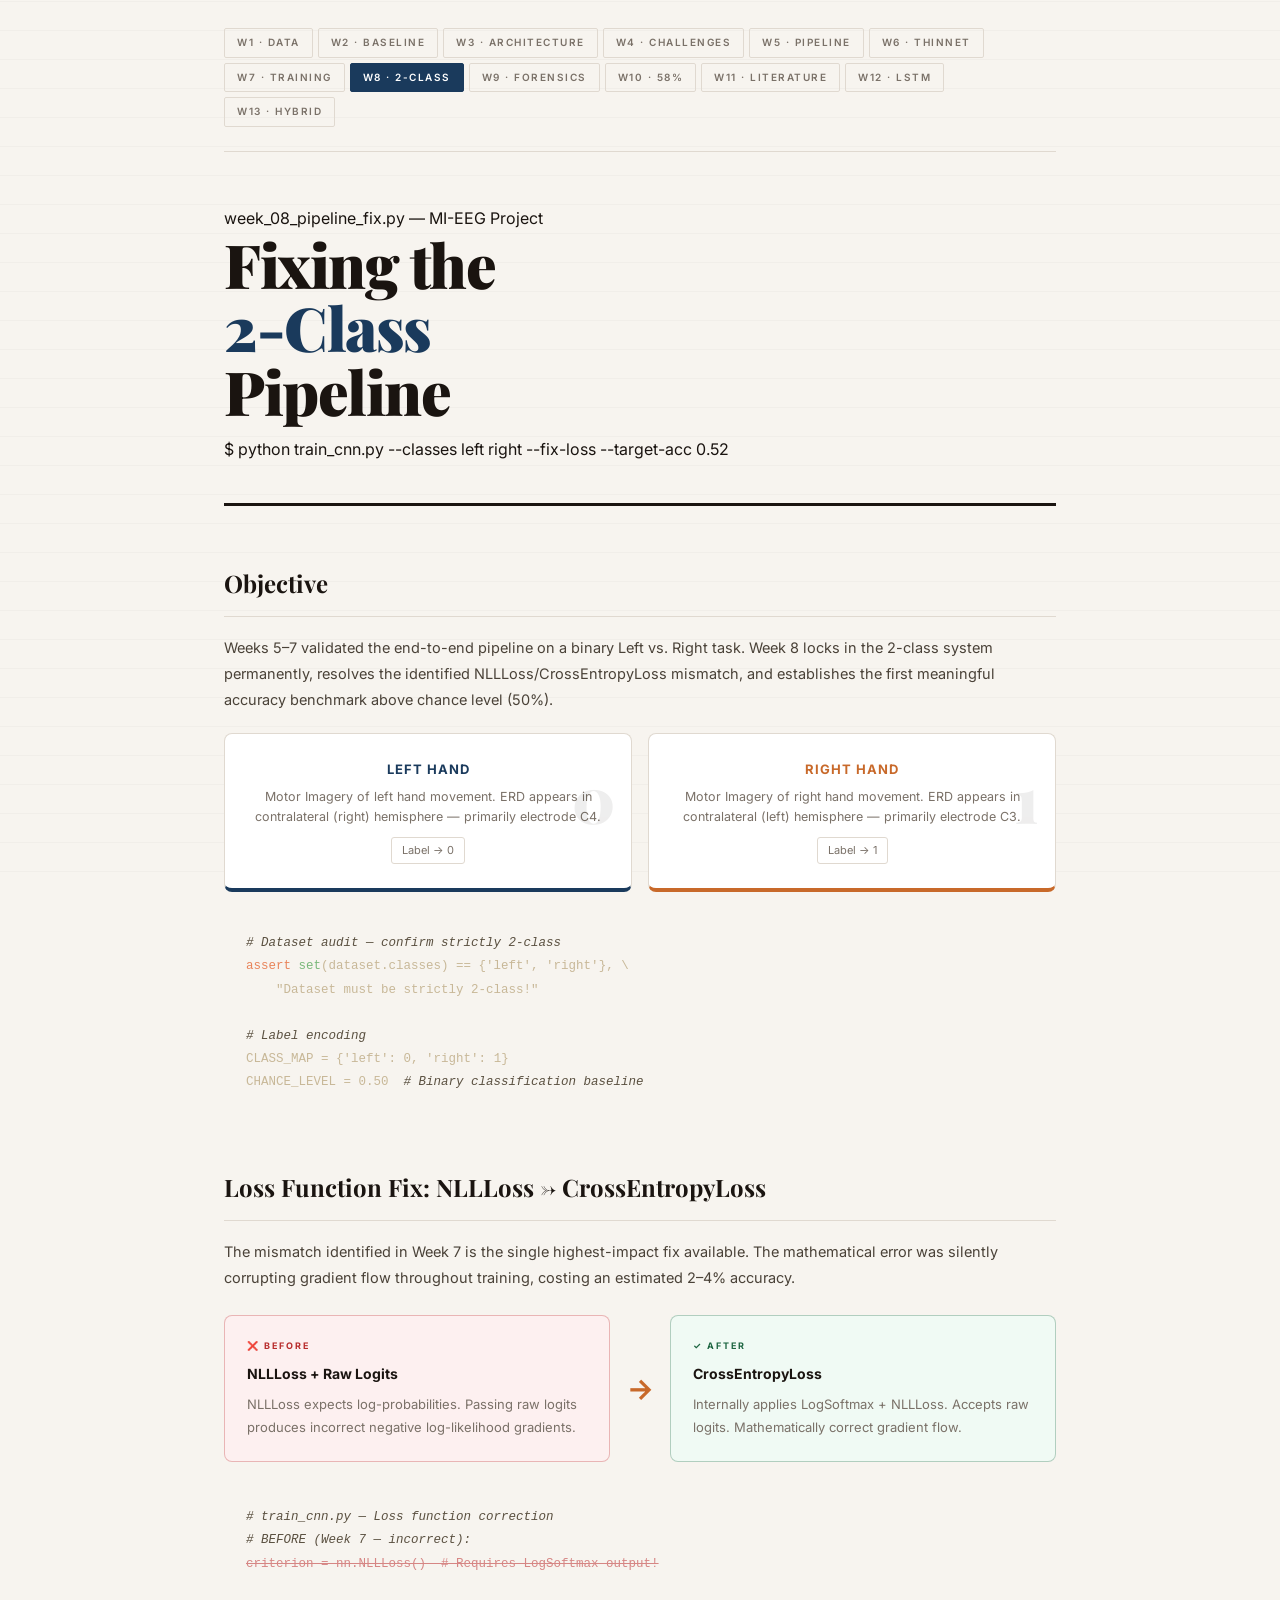
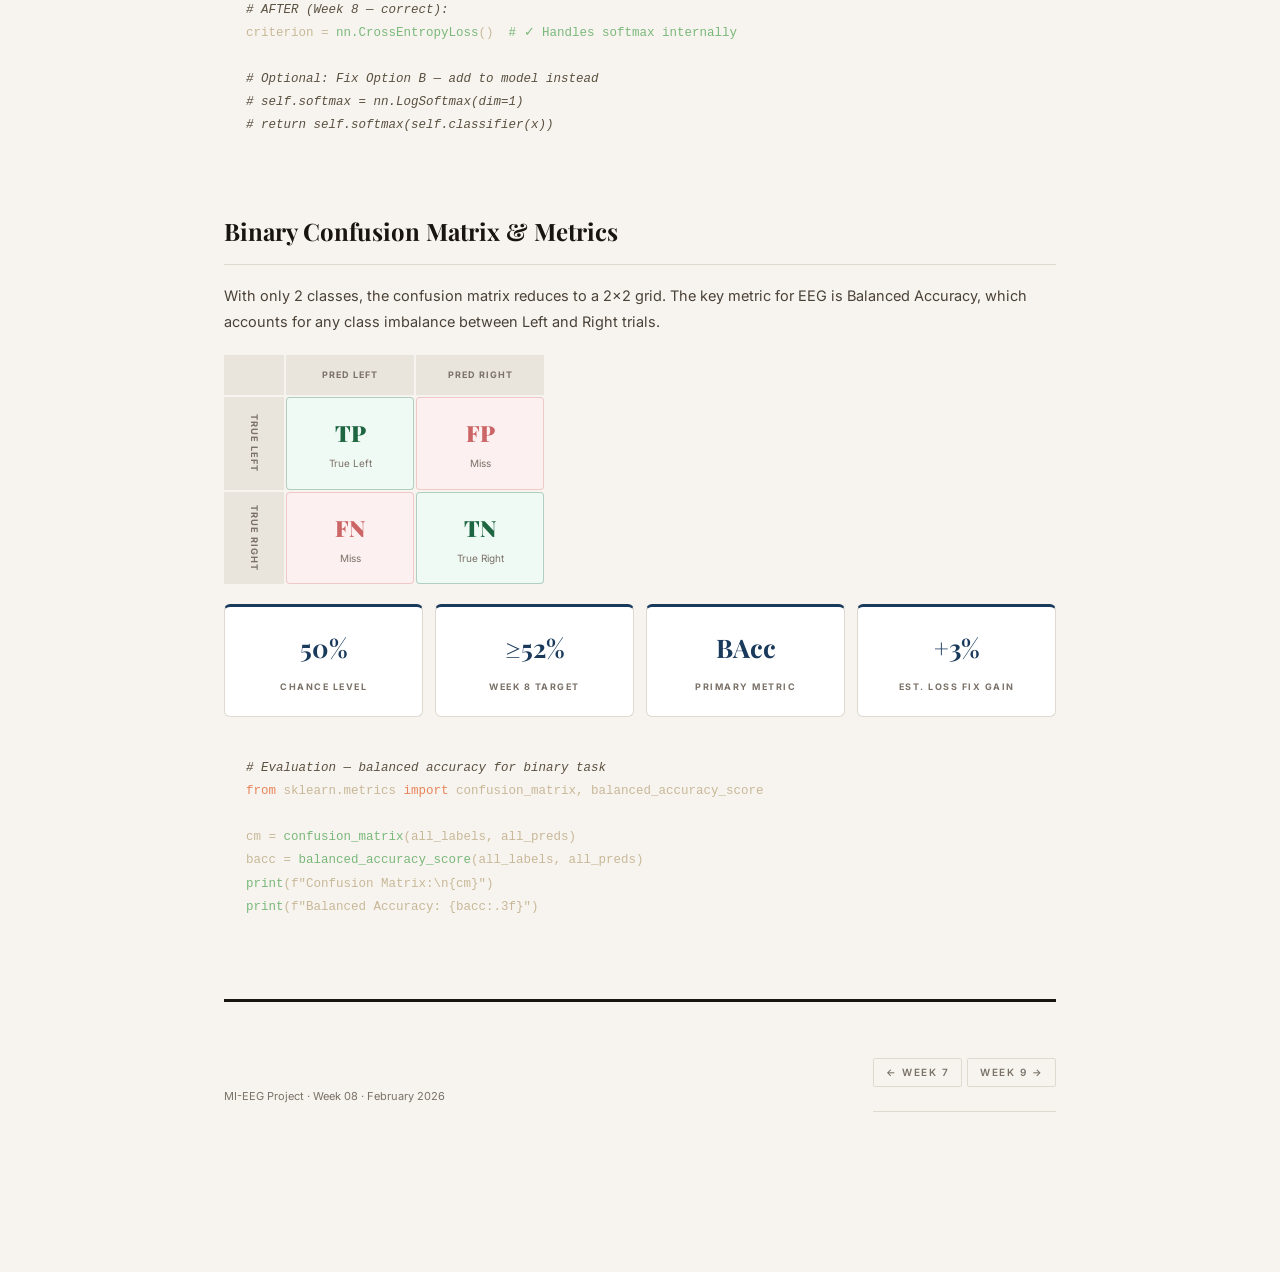
<file: week8.html>
<!DOCTYPE html>
<html lang="en">
<head>
<meta charset="UTF-8">
<meta name="viewport" content="width=device-width, initial-scale=1.0">
<title>Week 8 — Fixing the 2-Class Pipeline</title>

<link href="https://fonts.googleapis.com/css2?family=Playfair+Display:ital,wght@0,700;0,900;1,700&family=Inter:wght@300;400;500;600&display=swap" rel="stylesheet">
<style>
  /* ══════════════════════════════════════════════
     SHARED STYLESHEET — Week 11 Palette
     MI-EEG Portfolio · All Weeks
  ══════════════════════════════════════════════ */

  :root {
    --bg: #f7f4ef;
    --surface: #ffffff;
    --border: #e0d9d0;
    --accent: #1a3a5c;
    --accent2: #c8692a;
    --green: #1e6642;
    --text: #1a1410;
    --muted: #7a7168;
    --tag-bg: #eae5dc;
    --red: #b82c2c;
    --red-light: #fdf0f0;
    --green-light: #f0faf4;
    --blue: #1a3a5c;
    --surface2: #f0ece4;
  }

  * { margin: 0; padding: 0; box-sizing: border-box; }

  body {
    background: var(--bg);
    color: var(--text);
    font-family: 'Inter', sans-serif;
    line-height: 1.75;
    min-height: 100vh;
  }

  body::before {
    content: '';
    position: fixed; inset: 0;
    background: repeating-linear-gradient(0deg, transparent, transparent 28px, rgba(0,0,0,0.025) 28px, rgba(0,0,0,0.025) 29px);
    pointer-events: none; z-index: 0;
  }

  .container {
    max-width: 920px; margin: 0 auto;
    padding: 0 44px 80px; position: relative; z-index: 1;
  }

  /* ── NAV ── */
  .nav {
    display: flex; gap: 5px; flex-wrap: wrap;
    padding: 28px 0 24px;
    border-bottom: 1px solid var(--border);
    margin-bottom: 52px;
  }
  .nav a {
    font-family: 'Inter', sans-serif; font-size: 10px; font-weight: 600;
    letter-spacing: 1.5px; text-transform: uppercase; text-decoration: none;
    padding: 5px 12px; border-radius: 2px;
    border: 1px solid var(--border); color: var(--muted);
    transition: all 0.2s;
  }
  .nav a:hover { border-color: var(--accent); color: var(--accent); background: rgba(26,58,92,0.04); }
  .nav a.active { background: var(--accent); color: #fff; border-color: var(--accent); }

  /* ── HEADER ── */
  .header, header {
    margin-bottom: 56px;
    padding-bottom: 40px;
    border-bottom: 3px solid var(--text);
    animation: fadeDown 0.6s ease both;
  }

  .week-badge, .week-tag, .week-label, .phase-strip, .breadcrumb, .header-tag {
    display: inline-flex; align-items: center; gap: 8px;
    font-size: 10px; font-weight: 700; letter-spacing: 3px;
    text-transform: uppercase; color: var(--accent2);
    margin-bottom: 18px;
  }
  .week-badge::after, .week-tag::after, .issue-label::after {
    content: ''; display: inline-block;
    width: 32px; height: 2px; background: var(--accent2);
  }

  .chip-row { display: flex; gap: 8px; flex-wrap: wrap; margin-bottom: 18px; }
  .chip, .phase-badge {
    font-size: 9px; font-weight: 700; letter-spacing: 2px;
    text-transform: uppercase; padding: 4px 12px; border-radius: 20px;
    background: var(--tag-bg); color: var(--muted); border: 1px solid var(--border);
  }
  .chip.red, .chip.bad { background: var(--red-light); color: var(--red); border-color: rgba(184,44,44,0.2); }
  .chip.purple { background: rgba(26,58,92,0.08); color: var(--accent); border-color: rgba(26,58,92,0.15); }

  h1 {
    font-family: 'Playfair Display', serif;
    font-size: clamp(2.4rem, 5.5vw, 3.8rem);
    font-weight: 900; line-height: 1.05; letter-spacing: -1.5px;
    color: var(--text); margin-bottom: 12px;
  }
  h1 span, h1 em, h1 .hl, h1 .hi, h1 .red { color: var(--accent); font-style: normal; }
  h1 .hl2, h1 em { color: var(--accent2); font-style: italic; }

  .tagline, .byline, .subtitle, .header-sub {
    font-size: 13px; color: var(--muted); margin-top: 8px;
    letter-spacing: 0.5px;
  }

  .bar { height: 3px; background: linear-gradient(90deg, var(--accent2), var(--accent), transparent); border-radius: 2px; margin-top: 22px; }

  /* ── SECTIONS ── */
  .section, section {
    margin-bottom: 52px;
    animation: fadeUp 0.6s ease both;
  }
  .section:nth-child(3), section:nth-child(3) { animation-delay: 0.08s; }
  .section:nth-child(4), section:nth-child(4) { animation-delay: 0.16s; }
  .section:nth-child(5), section:nth-child(5) { animation-delay: 0.24s; }
  .section:nth-child(6), section:nth-child(6) { animation-delay: 0.32s; }

  h2 {
    font-family: 'Playfair Display', serif;
    font-size: 1.5rem; font-weight: 700; color: var(--text);
    margin-bottom: 18px; padding-bottom: 12px;
    border-bottom: 1px solid var(--border);
    display: flex; align-items: baseline; justify-content: space-between; gap: 12px;
  }
  .section-header { display: flex; align-items: center; gap: 12px; margin-bottom: 20px; }
  .section-num, .h2-num, .num {
    font-family: 'Inter', sans-serif; font-size: 10px; font-weight: 700;
    letter-spacing: 2px; color: var(--accent2);
    background: rgba(200,105,42,0.1); padding: 3px 10px;
    border-radius: 3px; border: 1px solid rgba(200,105,42,0.2);
    flex-shrink: 0;
  }
  .h2-tag, .h2-badge, .h2-pill, .pill {
    font-family: 'Inter', sans-serif; font-size: 9px; font-weight: 700;
    letter-spacing: 2px; text-transform: uppercase;
    background: rgba(26,58,92,0.08); color: var(--accent);
    border: 1px solid rgba(26,58,92,0.15); padding: 3px 10px; border-radius: 3px;
    flex-shrink: 0;
  }

  h3 { font-size: 1rem; font-weight: 700; color: var(--text); margin-bottom: 6px; }

  p { color: #4a4238; font-size: 14.5px; margin-bottom: 14px; line-height: 1.8; }
  p strong { color: var(--text); }
  p em { color: var(--accent2); font-style: italic; }

  code {
    font-family: 'Courier New', monospace; font-size: 12.5px;
    background: var(--tag-bg); color: var(--accent);
    padding: 2px 7px; border-radius: 3px;
    border: 1px solid var(--border);
  }

  /* ── PULL QUOTE ── */
  .pull-quote {
    border-left: 4px solid var(--accent2); padding: 20px 28px;
    margin: 28px 0; background: rgba(200,105,42,0.05);
    border-radius: 0 6px 6px 0;
  }
  .pull-quote p {
    font-family: 'Playfair Display', serif;
    font-size: 1.15rem; font-style: italic; color: var(--accent);
    margin: 0; line-height: 1.65;
  }

  /* ── CODE BLOCKS ── */
  .code-block, .code-wrap {
    background: #1a1410; border-radius: 8px; overflow: hidden; margin: 22px 0;
    box-shadow: 0 4px 20px rgba(26,20,16,0.12);
  }
  .code-top, .code-header, .code-bar {
    background: #252018; border-bottom: 1px solid #3a3028;
    padding: 10px 18px; display: flex; justify-content: space-between; align-items: center;
    font-family: 'Inter', sans-serif; font-size: 10px; font-weight: 600;
    letter-spacing: 1px; color: #8a7a6a;
  }
  .code-top .tag, .code-header .tag, .code-bar .lang { color: var(--accent2); }
  .code-top .file, .code-bar .file { color: #8a7a6a; }
  pre {
    padding: 20px 22px; font-family: 'Courier New', monospace;
    font-size: 12.5px; line-height: 1.85; overflow-x: auto; color: #c8b898;
  }
  .kw { color: #e8845a; }
  .fn { color: #7ab87a; }
  .cm { color: #5a5040; font-style: italic; }
  .str { color: #d4a855; }
  .num { color: #7aaed4; }
  .ok { color: #7ab87a; }
  .err { color: #c85858; text-decoration: line-through; opacity: 0.7; }

  /* ── SHAPE FLOW ── */
  .shape-flow {
    display: flex; align-items: center; gap: 12px; flex-wrap: wrap;
    background: var(--surface); border: 1px solid var(--border);
    border-radius: 8px; padding: 24px 28px; margin: 22px 0;
    box-shadow: 0 2px 12px rgba(26,20,16,0.06);
  }
  .shape-box {
    background: var(--tag-bg); border: 1px solid var(--border);
    border-radius: 6px; padding: 14px 20px; text-align: center;
    transition: border-color 0.2s;
  }
  .shape-box:hover { border-color: var(--accent2); }
  .shape-box .lbl {
    font-size: 9px; font-weight: 700; letter-spacing: 2px;
    text-transform: uppercase; color: var(--muted); margin-bottom: 6px;
  }
  .shape-box .dims {
    font-family: 'Courier New', monospace; font-size: 13px;
    color: var(--accent); font-weight: 700;
  }
  .shape-arrow { color: var(--accent2); font-size: 22px; font-weight: 700; }

  /* ── CHANNEL GRID ── */
  .ch-grid {
    display: grid; grid-template-columns: repeat(auto-fill, minmax(100px, 1fr));
    gap: 10px; margin: 20px 0;
  }
  .ch-chip {
    background: var(--surface); border: 1px solid var(--border);
    border-radius: 6px; padding: 10px 12px; text-align: center;
    font-family: 'Courier New', monospace; font-size: 13px;
    color: var(--accent); font-weight: 700;
    transition: all 0.2s;
  }
  .ch-chip:hover { border-color: var(--accent); background: rgba(26,58,92,0.04); }
  .ch-sub { font-size: 9px; color: var(--muted); margin-top: 3px; letter-spacing: 1px; font-family: 'Inter', sans-serif; font-weight: 600; text-transform: uppercase; }

  /* ── ARCHITECTURE LIST ── */
  .arch-list { display: flex; flex-direction: column; margin: 20px 0; border: 1px solid var(--border); border-radius: 8px; overflow: hidden; }
  .arch-item { display: flex; border-bottom: 1px solid var(--border); }
  .arch-item:last-child { border-bottom: none; }
  .arch-label {
    width: 160px; background: var(--tag-bg); padding: 14px 16px;
    font-size: 11px; font-weight: 600; letter-spacing: 1px;
    text-transform: uppercase; color: var(--muted);
    border-right: 1px solid var(--border); flex-shrink: 0;
    display: flex; align-items: center;
  }
  .arch-val { padding: 14px 18px; font-size: 13.5px; color: var(--text); font-weight: 500; display: flex; align-items: center; }

  /* ── PHILOSOPHY CARDS ── */
  .phil-grid { display: grid; grid-template-columns: 1fr 1fr; gap: 14px; margin: 20px 0; }
  .phil-card {
    background: var(--surface); border: 1px solid var(--border);
    border-radius: 8px; padding: 22px; transition: all 0.2s;
    border-top: 3px solid var(--accent);
  }
  .phil-card:hover { transform: translateY(-2px); box-shadow: 0 6px 20px rgba(26,20,16,0.08); }
  .phil-card .icon { font-size: 24px; margin-bottom: 10px; }
  .phil-card h3 { font-size: 14px; font-weight: 700; margin-bottom: 6px; }
  .phil-card p { font-size: 13px; margin: 0; }

  /* ── LAYER STACK ── */
  .layer-stack { display: flex; flex-direction: column; margin: 22px 0; border: 1px solid var(--border); border-radius: 8px; overflow: hidden; }
  .layer { display: flex; border-bottom: 1px solid var(--border); transition: background 0.2s; }
  .layer:last-child { border-bottom: none; }
  .layer:hover { background: rgba(26,58,92,0.03); }
  .layer-icon { width: 54px; background: var(--tag-bg); display: flex; align-items: center; justify-content: center; font-size: 20px; border-right: 1px solid var(--border); padding: 16px; flex-shrink: 0; }
  .layer-body { flex: 1; padding: 16px 20px; }
  .layer-type { font-size: 9px; font-weight: 700; letter-spacing: 2px; text-transform: uppercase; margin-bottom: 4px; color: var(--accent2); }
  .t-filter .layer-type { color: var(--accent); }
  .s-filter .layer-type { color: var(--accent2); }
  .layer-spec { font-size: 13.5px; font-weight: 600; color: var(--text); }
  .layer-note { font-size: 12px; color: var(--muted); margin-top: 3px; }

  /* ── ACCURACY CARDS ── */
  .acc-grid, .fail-grid { display: grid; grid-template-columns: 1fr 1fr; gap: 16px; margin: 24px 0; }
  .acc-card, .fail-card {
    border-radius: 8px; padding: 28px 24px; text-align: center;
    border: 2px solid var(--border);
  }
  .acc-card.good, .fail-card.ok {
    background: var(--green-light); border-color: rgba(30,102,66,0.3);
  }
  .acc-card.bad, .fail-card.bad {
    background: var(--red-light); border-color: rgba(184,44,44,0.3);
  }
  .acc-label, .fail-label {
    font-size: 9px; font-weight: 700; letter-spacing: 2px; text-transform: uppercase; margin-bottom: 8px;
  }
  .acc-card.good .acc-label, .fail-card.ok .fail-label { color: var(--green); }
  .acc-card.bad .acc-label, .fail-card.bad .fail-label { color: var(--red); }
  .acc-num, .fail-num {
    font-family: 'Playfair Display', serif; font-size: 3.5rem;
    font-weight: 900; letter-spacing: -3px; line-height: 1;
  }
  .acc-card.good .acc-num, .fail-card.ok .fail-num { color: var(--green); }
  .acc-card.bad .acc-num, .fail-card.bad .fail-num { color: var(--red); }
  .acc-note, .fail-note { font-size: 12px; color: var(--muted); margin-top: 6px; }

  /* ── INSIGHT / CALLOUT ── */
  .insight, .callout, .hard-problem {
    background: var(--surface); border: 2px solid var(--border);
    border-left: 5px solid var(--accent2);
    border-radius: 0 8px 8px 0; padding: 28px 32px; margin-top: 40px;
  }
  .insight h3, .callout-title, .hard-problem h3 {
    font-size: 10px; font-weight: 700; letter-spacing: 2px;
    text-transform: uppercase; color: var(--accent2); margin-bottom: 10px;
  }
  .insight p, .callout p, .hard-problem p { margin: 0; font-size: 14.5px; }
  .hard-problem .term {
    font-family: 'Playfair Display', serif; font-size: 1.6rem;
    font-weight: 700; color: var(--accent); display: block; margin: 8px 0 12px;
  }

  /* ── OUTCOME BANNER ── */
  .outcome, .result-banner {
    background: linear-gradient(135deg, rgba(30,102,66,0.06), rgba(30,102,66,0.02));
    border: 1px solid rgba(30,102,66,0.25); border-radius: 8px;
    padding: 28px 32px; display: flex; gap: 20px; align-items: flex-start;
    margin-top: 44px;
    box-shadow: 0 2px 12px rgba(26,20,16,0.06);
  }
  .outcome-icon, .icon { font-size: 32px; flex-shrink: 0; }
  .outcome h3, .result-banner h3 {
    font-size: 10px; font-weight: 700; letter-spacing: 2px;
    text-transform: uppercase; color: var(--green); margin-bottom: 8px;
  }
  .outcome p, .result-banner p { margin: 0; font-size: 14px; }

  /* ── HYPOTHESIS FLOW ── */
  .hyp-flow {
    display: flex; align-items: stretch; margin: 22px 0;
    border: 1px solid var(--border); border-radius: 8px; overflow: hidden;
  }
  .hyp-step { flex: 1; padding: 22px; text-align: center; }
  .hyp-step:not(:last-child) { border-right: 1px solid var(--border); }
  .hyp-step.train { background: var(--green-light); }
  .hyp-step.test { background: var(--red-light); }
  .step-label { font-size: 9px; font-weight: 700; letter-spacing: 2px; text-transform: uppercase; margin-bottom: 6px; }
  .hyp-step.train .step-label { color: var(--green); }
  .hyp-step.test .step-label { color: var(--red); }
  .step-val { font-size: 14px; font-weight: 700; color: var(--text); }
  .step-note { font-size: 12px; color: var(--muted); margin-top: 4px; }
  .hyp-sep { width: 50px; background: var(--tag-bg); display: flex; align-items: center; justify-content: center; font-size: 22px; color: var(--accent2); border-left: 1px solid var(--border); border-right: 1px solid var(--border); }

  /* ── ROOT CAUSE LIST ── */
  .cause-list { display: flex; flex-direction: column; gap: 12px; margin: 20px 0; }
  .cause-item {
    display: flex; gap: 16px; align-items: flex-start;
    background: var(--surface); border: 1px solid var(--border); border-radius: 8px; padding: 18px 20px;
    transition: border-color 0.2s;
  }
  .cause-item:hover { border-color: var(--accent2); }
  .cause-num {
    font-size: 10px; font-weight: 700; color: var(--accent2);
    background: rgba(200,105,42,0.1); padding: 4px 10px;
    border-radius: 3px; flex-shrink: 0;
  }
  .cause-body h3 { font-size: 14px; font-weight: 700; margin-bottom: 4px; }
  .cause-body p { font-size: 13px; margin: 0; }

  /* ── STRATEGY CARDS ── */
  .strategy-cards { display: grid; grid-template-columns: 1fr 1fr; gap: 16px; margin: 20px 0; }
  .strat-card {
    padding: 22px; border: 2px solid var(--border); border-radius: 8px; background: var(--surface);
  }
  .strat-card.old { background: var(--red-light); border-color: rgba(184,44,44,0.25); }
  .strat-card.new { background: var(--green-light); border-color: rgba(30,102,66,0.25); }
  .strat-tag { font-size: 9px; font-weight: 700; letter-spacing: 2px; text-transform: uppercase; margin-bottom: 8px; display: block; }
  .strat-card.old .strat-tag { color: var(--red); }
  .strat-card.new .strat-tag { color: var(--green); }
  .strat-card h3 { font-size: 14px; font-weight: 700; margin-bottom: 8px; }
  .strat-result { margin-top: 12px; padding: 8px 12px; border-radius: 4px; font-size: 12px; font-weight: 600; }
  .strat-card.old .strat-result { background: rgba(184,44,44,0.1); color: var(--red); }
  .strat-card.new .strat-result { background: rgba(30,102,66,0.1); color: var(--green); }
  .strat-card p { font-size: 13px; color: var(--muted); margin: 0; line-height: 1.6; }

  /* ── PIPELINE STEPS ── */
  .pipeline { display: flex; flex-direction: column; margin: 20px 0; }
  .pipe-step { display: grid; grid-template-columns: 50px 1fr; gap: 18px; padding: 18px 0; border-bottom: 1px solid var(--border); }
  .pipe-step:last-child { border-bottom: none; }
  .pipe-num { font-family: 'Playfair Display', serif; font-size: 1.5rem; font-weight: 700; color: var(--accent2); line-height: 1.1; }
  .pipe-content h3 { font-size: 14px; font-weight: 700; margin-bottom: 4px; }
  .pipe-content p { font-size: 13px; color: var(--muted); margin: 0; line-height: 1.6; }

  /* ── COMPARE TABLE ── */
  .compare-table, .tuning-table, .results-table, .adv-table {
    width: 100%; border-collapse: collapse; margin: 20px 0; font-size: 13.5px;
  }
  .compare-table th, .tuning-table th, .results-table th, .adv-table th {
    background: var(--accent); color: #fff;
    padding: 11px 16px; text-align: left;
    font-size: 10px; font-weight: 700; letter-spacing: 1.5px; text-transform: uppercase;
  }
  .compare-table td, .tuning-table td, .results-table td, .adv-table td {
    padding: 11px 16px; border-bottom: 1px solid var(--border); color: #4a4238;
  }
  .compare-table td:first-child, .adv-table td:first-child { font-weight: 600; color: var(--text); }
  .compare-table tr:hover td, .tuning-table tr:hover td, .results-table tr:hover td, .adv-table tr:hover td {
    background: rgba(26,58,92,0.03);
  }
  .compare-table tr:last-child td, .results-table tr:last-child td { border-bottom: none; }

  .badge { display: inline-block; padding: 2px 8px; font-size: 10px; font-weight: 700; border-radius: 3px; }
  .badge.good, .badge.best { background: rgba(30,102,66,0.1); color: var(--green); }
  .badge.bad { background: var(--red-light); color: var(--red); }
  .badge.mid { background: rgba(26,58,92,0.1); color: var(--accent); }

  /* ── BINARY VISUAL ── */
  .binary-visual { display: grid; grid-template-columns: 1fr 1fr; gap: 16px; margin: 20px 0; }
  .class-card {
    background: var(--surface); border: 1px solid var(--border); border-radius: 8px;
    padding: 24px; position: relative; overflow: hidden; text-align: center;
    border-bottom: 4px solid var(--border);
  }
  .class-card.left-class { border-bottom-color: var(--accent); }
  .class-card.right-class { border-bottom-color: var(--accent2); }
  .class-num { font-family: 'Playfair Display', serif; font-size: 4rem; font-weight: 900; opacity: 0.07; position: absolute; top: 8px; right: 16px; color: var(--text); }
  .class-label { font-size: 13px; font-weight: 700; text-transform: uppercase; letter-spacing: 1px; margin-bottom: 6px; }
  .class-card.left-class .class-label { color: var(--accent); }
  .class-card.right-class .class-label { color: var(--accent2); }
  .class-desc { font-size: 12.5px; color: var(--muted); line-height: 1.6; }
  .class-hz { display: inline-block; margin-top: 10px; padding: 3px 10px; border: 1px solid var(--border); font-size: 11px; color: var(--muted); border-radius: 3px; }

  /* ── CONFUSION MATRIX ── */
  .cm-grid { display: grid; grid-template-columns: 60px 1fr 1fr; grid-template-rows: 40px 1fr 1fr; gap: 2px; margin: 20px 0; max-width: 320px; }
  .cm-header { background: var(--tag-bg); display: flex; align-items: center; justify-content: center; font-size: 9px; font-weight: 700; letter-spacing: 1px; text-transform: uppercase; color: var(--muted); }
  .cm-cell { background: var(--surface); border: 1px solid var(--border); padding: 16px; text-align: center; border-radius: 4px; }
  .cm-cell.tp, .cm-cell.tn { border-color: rgba(30,102,66,0.3); background: var(--green-light); }
  .cm-cell.fp, .cm-cell.fn-cell { border-color: rgba(184,44,44,0.2); background: var(--red-light); }
  .cm-val { font-family: 'Playfair Display', serif; font-size: 1.4rem; font-weight: 900; }
  .cm-cell.tp .cm-val, .cm-cell.tn .cm-val { color: var(--green); }
  .cm-cell.fp .cm-val, .cm-cell.fn-cell .cm-val { color: var(--red); opacity: 0.7; }
  .cm-name { font-size: 10px; color: var(--muted); margin-top: 2px; }

  /* ── METRICS ROW ── */
  .metrics { display: grid; grid-template-columns: repeat(4, 1fr); gap: 12px; margin: 20px 0; }
  .metric { background: var(--surface); border: 1px solid var(--border); border-radius: 6px; padding: 18px 12px; text-align: center; border-top: 3px solid var(--accent); }
  .metric-val { font-family: 'Playfair Display', serif; font-size: 1.6rem; font-weight: 700; color: var(--accent); display: block; }
  .metric-label { font-size: 9px; font-weight: 700; letter-spacing: 1.5px; text-transform: uppercase; color: var(--muted); margin-top: 4px; }

  /* ── FIX DIAGRAM ── */
  .fix-diagram { display: grid; grid-template-columns: 1fr 60px 1fr; align-items: center; margin: 24px 0; }
  .fix-box { background: var(--surface); border: 1px solid var(--border); border-radius: 8px; padding: 22px; }
  .fix-box.wrong { border-color: rgba(184,44,44,0.3); background: var(--red-light); }
  .fix-box.right { border-color: rgba(30,102,66,0.3); background: var(--green-light); }
  .fix-tag { font-size: 9px; font-weight: 700; letter-spacing: 2px; text-transform: uppercase; margin-bottom: 8px; display: block; }
  .fix-box.wrong .fix-tag { color: var(--red); }
  .fix-box.right .fix-tag { color: var(--green); }
  .fix-box h3 { font-size: 14px; font-weight: 700; margin-bottom: 6px; }
  .fix-box p { font-size: 13px; color: var(--muted); margin: 0; }
  .arrow-mid { text-align: center; font-size: 1.8rem; color: var(--accent2); font-weight: 700; }

  /* ── MODEL GRID ── */
  .model-grid { display: grid; grid-template-columns: 1fr 1fr; gap: 20px; margin: 24px 0; }
  .model-card { background: var(--surface); border: 1px solid var(--border); padding: 24px; border-radius: 8px; position: relative; overflow: hidden; }
  .model-card::before { content: ''; position: absolute; top: 0; left: 0; right: 0; height: 4px; }
  .model-card.lstm::before { background: var(--accent); }
  .model-card.hybrid::before { background: var(--accent2); }
  .model-tag { font-size: 9px; font-weight: 700; letter-spacing: 2px; text-transform: uppercase; margin-bottom: 10px; }
  .model-card.lstm .model-tag { color: var(--accent); }
  .model-card.hybrid .model-tag { color: var(--accent2); }
  .model-card h3 { font-family: 'Playfair Display', serif; font-size: 1.15rem; font-weight: 700; margin-bottom: 10px; }
  .model-card p { font-size: 13px; margin-bottom: 10px; }
  .model-acc { display: flex; align-items: baseline; gap: 8px; margin-top: 14px; padding-top: 12px; border-top: 1px solid var(--border); }
  .acc-big { font-family: 'Playfair Display', serif; font-size: 2.2rem; font-weight: 700; }
  .model-card.lstm .acc-big { color: var(--accent); }
  .model-card.hybrid .acc-big { color: var(--accent2); }
  .acc-label { font-size: 11px; color: var(--muted); }

  /* ── DATASET CARDS ── */
  .dataset-row { display: grid; grid-template-columns: 1fr 1fr; gap: 16px; margin: 22px 0; }
  .dataset-card { background: var(--surface); border: 1px solid var(--border); border-radius: 8px; padding: 22px; border-left: 4px solid var(--accent); }
  .ds-label { font-size: 9px; font-weight: 700; letter-spacing: 2px; text-transform: uppercase; color: var(--muted); margin-bottom: 8px; }
  .dataset-card h3 { font-family: 'Playfair Display', serif; font-size: 1.05rem; font-weight: 700; margin-bottom: 10px; }
  .dataset-card ul { padding-left: 18px; font-size: 13px; color: #4a4238; }
  .dataset-card li { margin-bottom: 5px; }

  /* ── LSTM CELL DIAGRAM ── */
  .cell-diagram { background: var(--surface); border: 1px solid var(--border); border-radius: 8px; padding: 32px; margin: 24px 0; }
  .cell-label { font-size: 9px; font-weight: 700; letter-spacing: 2px; text-transform: uppercase; color: var(--muted); margin-bottom: 24px; }
  .gates-row { display: grid; grid-template-columns: repeat(3, 1fr); gap: 12px; margin-bottom: 16px; }
  .gate-box { background: var(--tag-bg); border: 1px solid var(--border); border-radius: 6px; padding: 18px 14px; text-align: center; transition: border-color 0.2s; }
  .gate-box:hover { border-color: var(--accent2); }
  .gate-icon { font-size: 22px; margin-bottom: 8px; }
  .gate-name { font-size: 9px; font-weight: 700; letter-spacing: 1.5px; text-transform: uppercase; color: var(--accent); margin-bottom: 6px; }
  .gate-desc { font-size: 12px; color: var(--muted); line-height: 1.55; }
  .state-row { display: grid; grid-template-columns: 1fr 1fr; gap: 12px; }
  .state-box { background: var(--tag-bg); border: 1px solid var(--border); border-radius: 6px; padding: 16px; display: flex; gap: 14px; align-items: flex-start; }
  .s-icon { font-size: 20px; flex-shrink: 0; }
  .s-name { font-size: 9px; font-weight: 700; letter-spacing: 1px; text-transform: uppercase; color: var(--accent2); margin-bottom: 4px; }
  .s-desc { font-size: 12px; color: var(--muted); line-height: 1.55; }

  /* ── COMPARE COLUMNS ── */
  .compare { display: grid; grid-template-columns: 1fr 1fr 1fr; gap: 12px; margin: 24px 0; }
  .compare-col { background: var(--surface); border: 1px solid var(--border); border-radius: 8px; overflow: hidden; }
  .compare-col .col-header { padding: 12px 16px; font-size: 10px; font-weight: 700; letter-spacing: 1.5px; text-transform: uppercase; }
  .compare-col.rnn .col-header { background: var(--red-light); color: var(--red); border-bottom: 1px solid rgba(184,44,44,0.2); }
  .compare-col.lstm .col-header { background: rgba(26,58,92,0.08); color: var(--accent); border-bottom: 1px solid rgba(26,58,92,0.1); }
  .compare-col.gru .col-header { background: var(--tag-bg); color: var(--muted); border-bottom: 1px solid var(--border); }
  .compare-col .col-body { padding: 14px; }
  .compare-col .col-item { font-size: 12.5px; color: var(--muted); margin-bottom: 8px; padding-left: 12px; border-left: 2px solid var(--border); }
  .compare-col.lstm .col-item { border-left-color: var(--accent); color: #4a4238; }

  /* ── APPS GRID ── */
  .apps-grid { display: grid; grid-template-columns: repeat(2, 1fr); gap: 12px; margin: 24px 0; }
  .app-card { background: var(--surface); border: 1px solid var(--border); border-radius: 8px; padding: 18px 20px; display: flex; gap: 14px; align-items: flex-start; transition: all 0.2s; }
  .app-card:hover { border-color: var(--accent2); transform: translateY(-1px); }
  .app-icon { font-size: 22px; flex-shrink: 0; }
  .app-title { font-size: 13px; font-weight: 700; color: var(--text); margin-bottom: 4px; }
  .app-desc { font-size: 12px; color: var(--muted); line-height: 1.55; }

  /* ── ARCH PIPELINE (week13) ── */
  .arch-pipeline { background: var(--surface); border: 1px solid var(--border); border-radius: 8px; padding: 32px; margin: 24px 0; }
  .pipe-label { font-size: 9px; font-weight: 700; letter-spacing: 2px; text-transform: uppercase; color: var(--muted); margin-bottom: 24px; }
  .pipe-stages { display: flex; flex-direction: column; gap: 4px; }
  .pipe-stage { display: grid; grid-template-columns: 3fr 1fr; border: 1px solid var(--border); border-radius: 6px; overflow: hidden; transition: border-color 0.2s; }
  .pipe-stage:hover { border-color: var(--accent); }
  .pipe-main { padding: 16px 20px; }
  .pipe-type { font-size: 9px; font-weight: 700; letter-spacing: 2px; text-transform: uppercase; margin-bottom: 4px; color: var(--accent2); }
  .stage-eegnet .pipe-type { color: var(--accent); }
  .stage-reshape .pipe-type { color: var(--accent2); }
  .stage-lstm .pipe-type { color: var(--green); }
  .stage-fc .pipe-type { color: var(--muted); }
  .pipe-name { font-size: 14px; font-weight: 700; color: var(--text); }
  .pipe-detail { font-size: 12px; color: var(--muted); margin-top: 3px; }
  .pipe-side { padding: 16px; display: flex; align-items: center; justify-content: center; font-family: 'Courier New', monospace; font-size: 11px; text-align: center; border-left: 1px solid var(--border); color: var(--accent); background: var(--tag-bg); }
  .pipe-arrow { text-align: center; color: var(--accent2); font-size: 20px; padding: 4px 0; }

  /* ── RATIONALE CARDS ── */
  .rationale-grid { display: grid; grid-template-columns: 1fr 1fr; gap: 14px; margin: 24px 0; }
  .rationale-card { background: var(--surface); border: 1px solid var(--border); border-radius: 8px; padding: 22px; transition: all 0.2s; position: relative; overflow: hidden; border-top: 3px solid var(--accent); }
  .rationale-card:hover { transform: translateY(-2px); box-shadow: 0 6px 20px rgba(26,20,16,0.08); }
  .rationale-card::before { content: attr(data-num); position: absolute; top: -10px; right: 16px; font-size: 5rem; font-weight: 900; color: rgba(26,58,92,0.05); font-family: 'Playfair Display', serif; line-height: 1; }
  .rc-icon { font-size: 24px; margin-bottom: 10px; }
  .rc-title { font-size: 13.5px; font-weight: 700; color: var(--text); margin-bottom: 8px; }
  .rc-desc { font-size: 12.5px; color: var(--muted); line-height: 1.6; }

  /* ── STATUS BANNER ── */
  .status-banner { background: var(--surface); border: 1px solid var(--border); border-radius: 8px; padding: 28px 32px; margin-top: 40px; display: grid; grid-template-columns: 1fr 1fr 1fr; gap: 24px; }
  .status-item { text-align: center; }
  .status-icon { font-size: 28px; margin-bottom: 8px; }
  .status-label { font-size: 9px; font-weight: 700; letter-spacing: 2px; text-transform: uppercase; color: var(--muted); margin-bottom: 6px; }
  .status-val { font-size: 1rem; font-weight: 700; color: var(--accent); }

  /* ── CONCLUSION ── */
  .conclusion {
    background: var(--accent); color: #fff;
    padding: 36px 40px; border-radius: 8px; margin-top: 48px;
  }
  .conclusion .c-label { font-size: 10px; font-weight: 700; letter-spacing: 3px; text-transform: uppercase; opacity: 0.6; margin-bottom: 12px; }
  .conclusion h3 { font-family: 'Playfair Display', serif; font-size: 1.5rem; font-weight: 700; margin-bottom: 12px; }
  .conclusion p { color: rgba(255,255,255,0.8); font-size: 14px; margin: 0; }

  /* ── REG GRID (week3) ── */
  .reg-grid { display: grid; grid-template-columns: 1fr 1fr; gap: 14px; margin: 20px 0; }
  .reg-card { background: var(--surface); border: 1px solid var(--border); border-left: 4px solid var(--accent); border-radius: 0 8px 8px 0; padding: 18px 20px; }
  .reg-card h3 { font-size: 13.5px; font-weight: 700; display: flex; gap: 8px; align-items: center; margin-bottom: 6px; }
  .reg-card .step { font-size: 9px; font-weight: 700; color: var(--accent2); background: rgba(200,105,42,0.1); padding: 2px 8px; border-radius: 3px; }
  .reg-card p { font-size: 13px; margin: 0; }

  /* ── STATS ROW ── */
  .stats-row { display: grid; grid-template-columns: repeat(3, 1fr); gap: 16px; padding: 32px 0; }
  .stat-card { background: var(--surface); border: 1px solid var(--border); border-radius: 8px; padding: 22px; border-top: 3px solid var(--accent); }
  .stat-num { font-family: 'Playfair Display', serif; font-size: 2.2rem; font-weight: 700; color: var(--accent); display: block; }
  .stat-label { font-size: 9px; font-weight: 700; letter-spacing: 1.5px; text-transform: uppercase; color: var(--muted); margin-top: 4px; }
  .stat-card:nth-child(2) .stat-num { color: var(--accent2); }
  .stat-card:nth-child(2) { border-top-color: var(--accent2); }
  .stat-card:nth-child(3) .stat-num { color: var(--green); }
  .stat-card:nth-child(3) { border-top-color: var(--green); }

  /* ── INSIGHTS GRID (week6) ── */
  .insights { display: grid; grid-template-columns: 1fr 1fr; gap: 16px; margin: 24px 0; }
  .insight-card { background: var(--surface); border: 1px solid var(--border); border-radius: 8px; padding: 22px; }
  .insight-icon { font-size: 22px; margin-bottom: 10px; }

  /* ── ARCH DIAGRAM (week6) ── */
  .arch-diagram { background: var(--surface); border: 1px solid var(--border); border-radius: 8px; padding: 32px; margin: 24px 0; }
  .arch-title { font-size: 9px; font-weight: 700; letter-spacing: 2px; text-transform: uppercase; color: var(--muted); margin-bottom: 24px; }
  .layer-flow { display: flex; flex-direction: column; gap: 8px; align-items: center; }
  .layer-box { width: 100%; max-width: 500px; padding: 12px 20px; border: 1px solid var(--border); border-radius: 6px; display: flex; justify-content: space-between; align-items: center; font-size: 14px; transition: all 0.2s; background: var(--surface); }
  .layer-box:hover { border-color: var(--accent); background: rgba(26,58,92,0.03); }
  .layer-box.temporal { border-color: rgba(26,58,92,0.3); background: rgba(26,58,92,0.03); }
  .layer-box.spatial { border-color: rgba(200,105,42,0.3); background: rgba(200,105,42,0.03); }
  .layer-box.pool { border-color: rgba(30,102,66,0.3); background: rgba(30,102,66,0.03); }
  .layer-name { font-weight: 700; color: var(--text); }
  .layer-detail { font-family: 'Courier New', monospace; font-size: 12px; color: var(--muted); }
  .arrow { color: var(--accent2); font-size: 18px; }

  /* ── FOOTER ── */
  .footer, footer {
    margin-top: 60px; padding: 28px 0;
    border-top: 3px solid var(--text);
    display: flex; justify-content: space-between; align-items: center;
    font-size: 11px; color: var(--muted);
  }
  .footer-nav, .nav-links { display: flex; gap: 16px; }
  .footer-nav a, .nav-links a, footer a { color: var(--accent); text-decoration: none; font-weight: 600; }
  .footer-nav a:hover, .nav-links a:hover, footer a:hover { color: var(--accent2); }

  /* ── ANIMATIONS ── */
  @keyframes fadeDown { from { opacity: 0; transform: translateY(-12px); } to { opacity: 1; transform: translateY(0); } }
  @keyframes fadeUp { from { opacity: 0; transform: translateY(14px); } to { opacity: 1; transform: translateY(0); } }

  /* ── RESPONSIVE ── */
  @media (max-width: 640px) {
    .container { padding: 0 20px 60px; }
    h1 { font-size: 2.2rem; }
    .phil-grid, .reg-grid, .acc-grid, .fail-grid, .strategy-cards, .model-grid, .dataset-row, .rationale-grid, .apps-grid, .binary-visual, .compare, .gates-row { grid-template-columns: 1fr; }
    .metrics { grid-template-columns: repeat(2, 1fr); }
    .stats-row { grid-template-columns: 1fr 1fr; }
    .fix-diagram { grid-template-columns: 1fr; }
    .fix-diagram .arrow-mid { display: none; }
  }

</style>
</head>
<body>
<div class="glow-orb"></div>
<div class="container">

  <nav class="nav">
    <a href="week1.html">W1 · Data</a>
    <a href="week2.html">W2 · Baseline</a>
    <a href="week3.html">W3 · Architecture</a>
    <a href="week4.html">W4 · Challenges</a>
    <a href="week5.html">W5 · Pipeline</a>
    <a href="week6.html">W6 · thinNet</a>
    <a href="week7.html">W7 · Training</a>
    <a href="week8.html" class="active">W8 · 2-Class</a>
    <a href="week9.html">W9 · Forensics</a>
    <a href="week10.html">W10 · 58%</a>
    <a href="week11.html">W11 · Literature</a>
    <a href="week12.html">W12 · LSTM</a>
    <a href="week13.html">W13 · Hybrid</a>
  </nav>

<header>
    <div class="terminal-bar">
      <div class="dot r"></div><div class="dot y"></div><div class="dot g"></div>
      <span class="terminal-title">week_08_pipeline_fix.py — MI-EEG Project</span>
    </div>
    <h1>Fixing the<br><span class="hi">2-Class</span><br>Pipeline</h1>
    <div class="prompt"><span>$</span> python train_cnn.py --classes left right --fix-loss --target-acc 0.52</div>
  </header>

  <section>
    <h2>Objective</h2>
    <p>Weeks 5–7 validated the end-to-end pipeline on a binary Left vs. Right task. Week 8 locks in the 2-class system permanently, resolves the identified NLLLoss/CrossEntropyLoss mismatch, and establishes the first meaningful accuracy benchmark above chance level (50%).</p>

    <div class="binary-visual">
      <div class="class-card left-class">
        <div class="class-num">0</div>
        <div class="class-label">LEFT HAND</div>
        <div class="class-desc">Motor Imagery of left hand movement. ERD appears in contralateral (right) hemisphere — primarily electrode C4.</div>
        <span class="class-hz">Label → 0</span>
      </div>
      <div class="class-card right-class">
        <div class="class-num">1</div>
        <div class="class-label">RIGHT HAND</div>
        <div class="class-desc">Motor Imagery of right hand movement. ERD appears in contralateral (left) hemisphere — primarily electrode C3.</div>
        <span class="class-hz">Label → 1</span>
      </div>
    </div>

    <pre><span class="cm"># Dataset audit — confirm strictly 2-class</span>
<span class="kw">assert</span> <span class="fn">set</span>(dataset.classes) == {<span class="st">'left'</span>, <span class="st">'right'</span>}, \
    <span class="st">"Dataset must be strictly 2-class!"</span>

<span class="cm"># Label encoding</span>
CLASS_MAP = {<span class="st">'left'</span>: <span class="st">0</span>, <span class="st">'right'</span>: <span class="st">1</span>}
CHANCE_LEVEL = <span class="st">0.50</span>  <span class="cm"># Binary classification baseline</span></pre>
  </section>

  <section>
    <h2>Loss Function Fix: NLLLoss → CrossEntropyLoss</h2>
    <p>The mismatch identified in Week 7 is the single highest-impact fix available. The mathematical error was silently corrupting gradient flow throughout training, costing an estimated 2–4% accuracy.</p>

    <div class="fix-diagram">
      <div class="fix-box wrong">
        <span class="fix-tag">❌ Before</span>
        <h3>NLLLoss + Raw Logits</h3>
        <p>NLLLoss expects log-probabilities. Passing raw logits produces incorrect negative log-likelihood gradients.</p>
      </div>
      <div class="arrow-mid">→</div>
      <div class="fix-box right">
        <span class="fix-tag">✓ After</span>
        <h3>CrossEntropyLoss</h3>
        <p>Internally applies LogSoftmax + NLLLoss. Accepts raw logits. Mathematically correct gradient flow.</p>
      </div>
    </div>

    <pre><span class="cm"># train_cnn.py — Loss function correction</span>
<span class="cm"># BEFORE (Week 7 — incorrect):</span>
<span class="err">criterion = nn.NLLLoss()  # Requires LogSoftmax output!</span>

<span class="cm"># AFTER (Week 8 — correct):</span>
criterion = <span class="fn">nn.CrossEntropyLoss</span>()  <span class="ok"># ✓ Handles softmax internally</span>

<span class="cm"># Optional: Fix Option B — add to model instead</span>
<span class="cm"># self.softmax = nn.LogSoftmax(dim=1)</span>
<span class="cm"># return self.softmax(self.classifier(x))</span></pre>
  </section>

  <section>
    <h2>Binary Confusion Matrix & Metrics</h2>
    <p>With only 2 classes, the confusion matrix reduces to a 2×2 grid. The key metric for EEG is Balanced Accuracy, which accounts for any class imbalance between Left and Right trials.</p>

    <div class="cm-grid">
      <div class="cm-header"></div>
      <div class="cm-header">PRED LEFT</div>
      <div class="cm-header">PRED RIGHT</div>
      <div class="cm-header" style="writing-mode: vertical-rl; font-size:0.58rem;">TRUE LEFT</div>
      <div class="cm-cell tp"><div class="cm-val">TP</div><div class="cm-name">True Left</div></div>
      <div class="cm-cell fp"><div class="cm-val">FP</div><div class="cm-name">Miss</div></div>
      <div class="cm-header" style="writing-mode: vertical-rl; font-size:0.58rem;">TRUE RIGHT</div>
      <div class="cm-cell fn-cell"><div class="cm-val">FN</div><div class="cm-name">Miss</div></div>
      <div class="cm-cell tn"><div class="cm-val">TN</div><div class="cm-name">True Right</div></div>
    </div>

    <div class="metrics">
      <div class="metric"><span class="metric-val">50%</span><span class="metric-label">Chance Level</span></div>
      <div class="metric"><span class="metric-val">≥52%</span><span class="metric-label">Week 8 Target</span></div>
      <div class="metric"><span class="metric-val">BAcc</span><span class="metric-label">Primary Metric</span></div>
      <div class="metric"><span class="metric-val">+3%</span><span class="metric-label">Est. Loss Fix Gain</span></div>
    </div>

    <pre><span class="cm"># Evaluation — balanced accuracy for binary task</span>
<span class="kw">from</span> sklearn.metrics <span class="kw">import</span> confusion_matrix, balanced_accuracy_score

cm = <span class="fn">confusion_matrix</span>(all_labels, all_preds)
bacc = <span class="fn">balanced_accuracy_score</span>(all_labels, all_preds)
<span class="fn">print</span>(<span class="st">f"Confusion Matrix:\n{cm}"</span>)
<span class="fn">print</span>(<span class="st">f"Balanced Accuracy: {bacc:.3f}"</span>)</pre>
  </section>

  <footer>
    <div class="footer-id">MI-EEG Project · Week 08 · February 2026</div>
    <div class="nav">
      <a href="week7.html">← Week 7</a>
      <a href="week9.html">Week 9 →</a>
    </div>
  </footer>
</div>
</body>
</html>
</file>
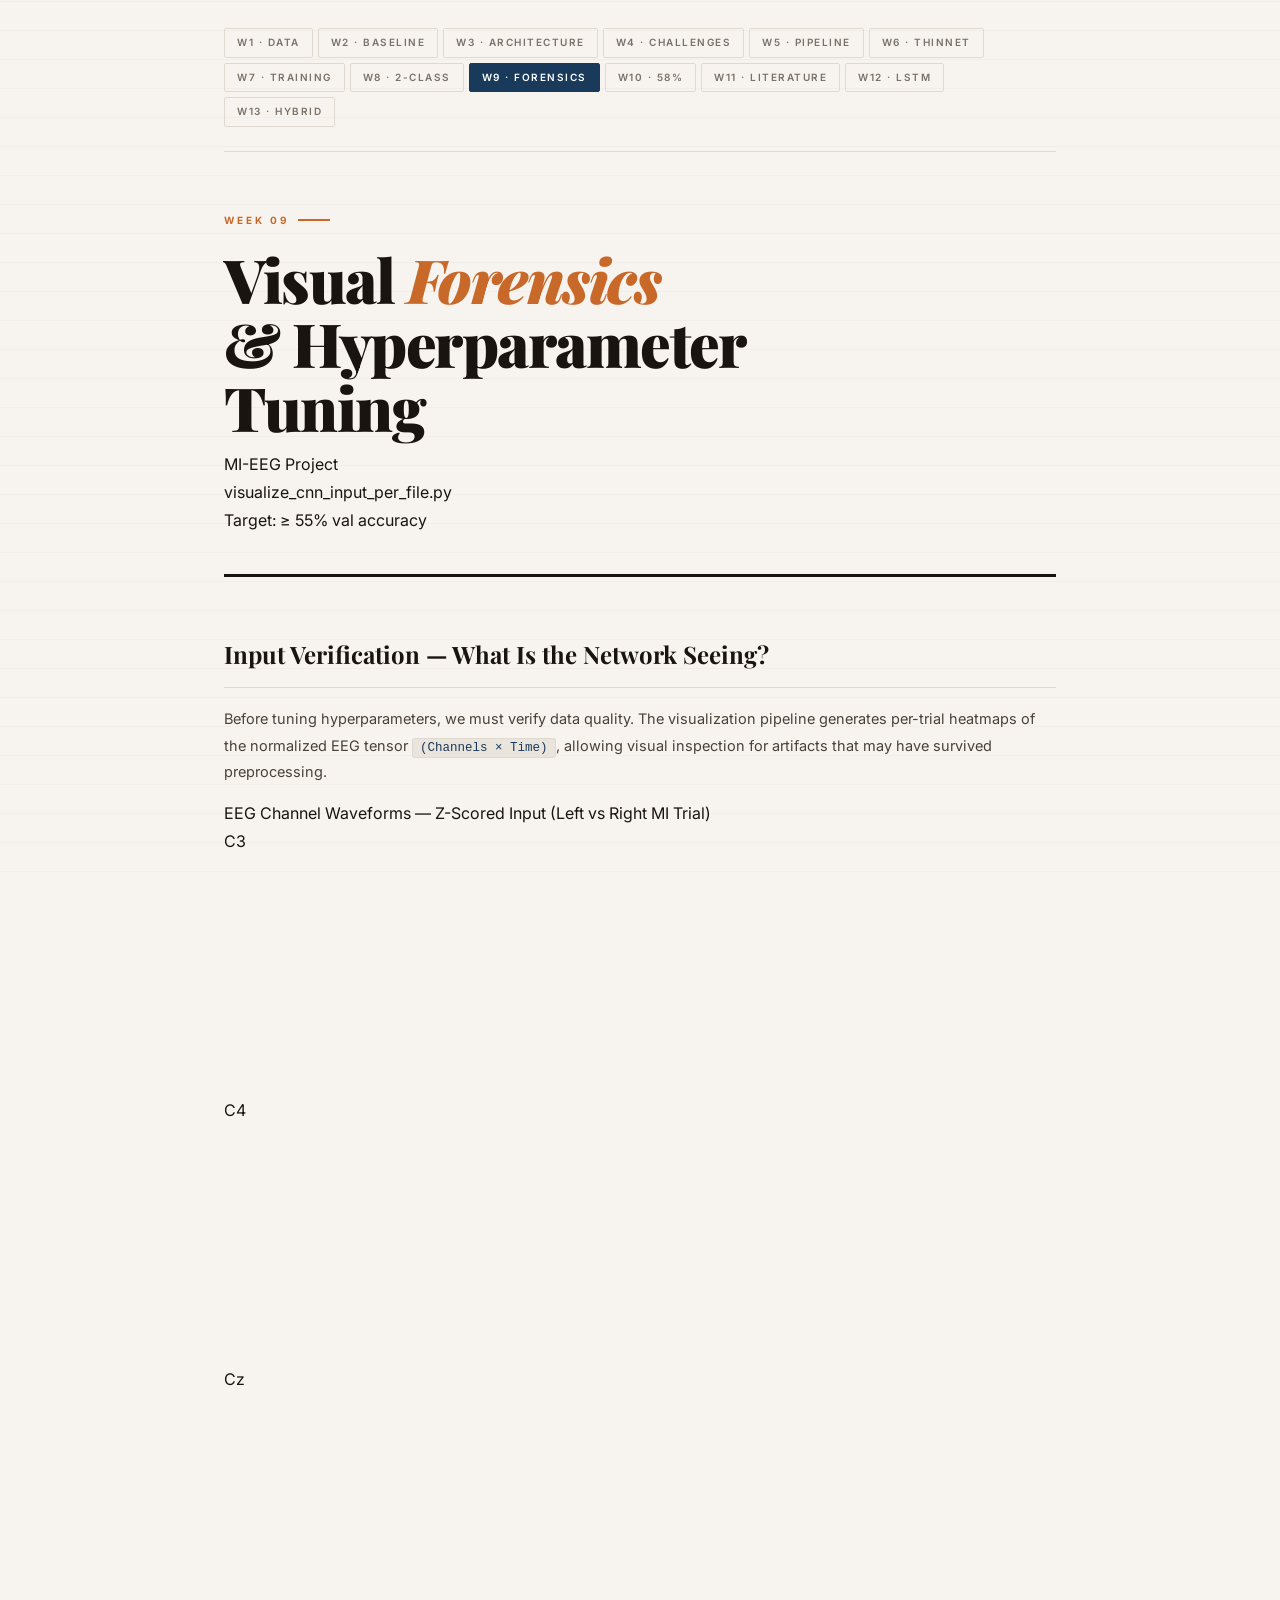
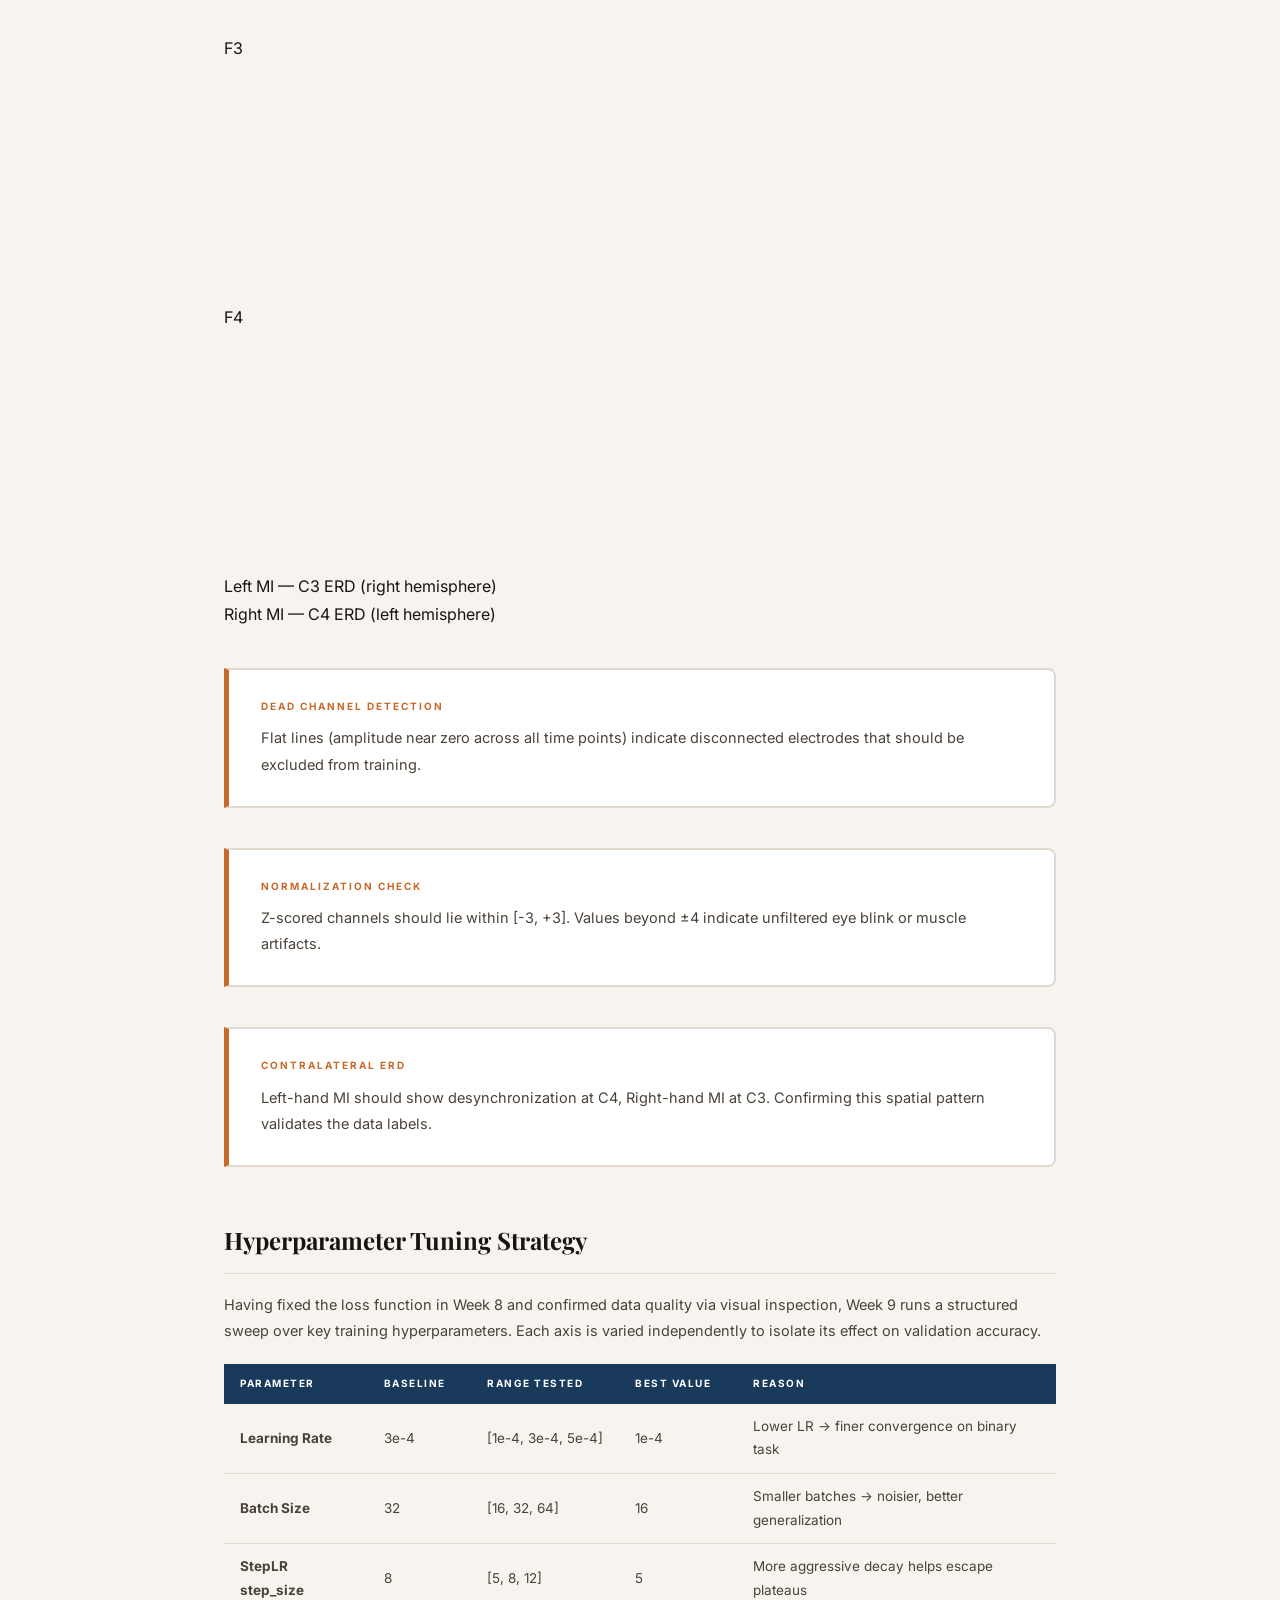
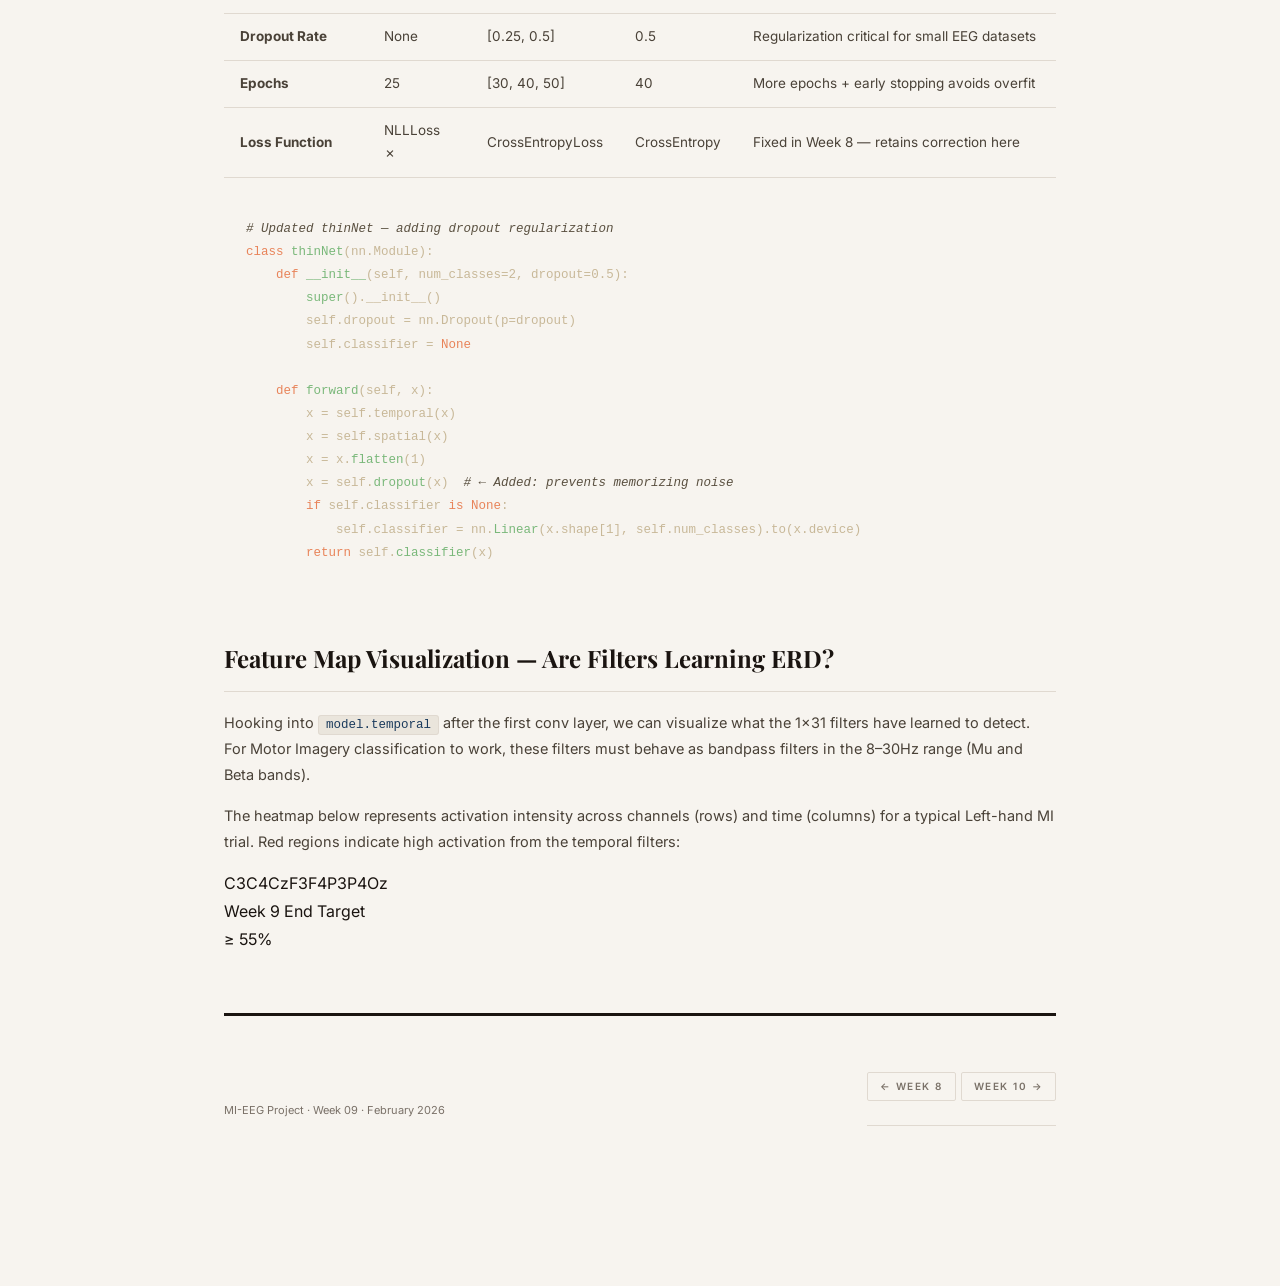
<file: week9.html>
<!DOCTYPE html>
<html lang="en">
<head>
<meta charset="UTF-8">
<meta name="viewport" content="width=device-width, initial-scale=1.0">
<title>Week 9 — Visual Forensics & Hyperparameter Tuning</title>


<script>
  // Generate EEG-like waveform paths
  function generateWave(seed, amplitude, noise) {
    let path = 'M 0 14 ';
    let y = 14;
    for (let x = 0; x <= 100; x += 2) {
      y = 14 + amplitude * Math.sin((x + seed) * 0.3) * Math.sin((x + seed * 0.7) * 0.1)
        + (Math.random() - 0.5) * noise;
      path += `L ${x}% ${Math.max(2, Math.min(26, y))} `;
    }
    return path;
  }

  // Generate heatmap colors
  function heatColor(v) {
    if (v < 0.3) return `hsl(220,60%,${30+v*80}%)`;
    if (v < 0.6) return `hsl(${220-v*180},60%,50%)`;
    return `hsl(${40-v*20},80%,${30+v*30}%)`;
  }

  window.addEventListener('DOMContentLoaded', () => {
    // Generate waveforms
    const classes = ['C3 (Left MI)', 'C4 (Right MI)', 'Cz (Midline)', 'F3', 'F4', 'P3'];
    const waves = document.querySelectorAll('.ch-wave');
    waves.forEach((w, i) => {
      const amp = i < 2 ? 5 : 2;
      const noise = i < 2 ? 1.5 : 3;
      const path = w.querySelector('path');
      if (path) path.setAttribute('d', generateWave(i * 37, amp, noise));
    });

    // Generate heatmap
    const cells = document.querySelectorAll('.hm-cell');
    cells.forEach((c, i) => {
      const row = Math.floor(i / 20);
      const col = i % 20;
      let v;
      if (row < 2) v = Math.random() * 0.3 + col * 0.015;
      else if (row < 5) v = 0.4 + Math.sin(col * 0.5 + row) * 0.3 + Math.random() * 0.1;
      else v = 0.3 + Math.random() * 0.4;
      c.style.background = heatColor(v);
    });
  });
</script>

<link href="https://fonts.googleapis.com/css2?family=Playfair+Display:ital,wght@0,700;0,900;1,700&family=Inter:wght@300;400;500;600&display=swap" rel="stylesheet">
<style>
  /* ══════════════════════════════════════════════
     SHARED STYLESHEET — Week 11 Palette
     MI-EEG Portfolio · All Weeks
  ══════════════════════════════════════════════ */

  :root {
    --bg: #f7f4ef;
    --surface: #ffffff;
    --border: #e0d9d0;
    --accent: #1a3a5c;
    --accent2: #c8692a;
    --green: #1e6642;
    --text: #1a1410;
    --muted: #7a7168;
    --tag-bg: #eae5dc;
    --red: #b82c2c;
    --red-light: #fdf0f0;
    --green-light: #f0faf4;
    --blue: #1a3a5c;
    --surface2: #f0ece4;
  }

  * { margin: 0; padding: 0; box-sizing: border-box; }

  body {
    background: var(--bg);
    color: var(--text);
    font-family: 'Inter', sans-serif;
    line-height: 1.75;
    min-height: 100vh;
  }

  body::before {
    content: '';
    position: fixed; inset: 0;
    background: repeating-linear-gradient(0deg, transparent, transparent 28px, rgba(0,0,0,0.025) 28px, rgba(0,0,0,0.025) 29px);
    pointer-events: none; z-index: 0;
  }

  .container {
    max-width: 920px; margin: 0 auto;
    padding: 0 44px 80px; position: relative; z-index: 1;
  }

  /* ── NAV ── */
  .nav {
    display: flex; gap: 5px; flex-wrap: wrap;
    padding: 28px 0 24px;
    border-bottom: 1px solid var(--border);
    margin-bottom: 52px;
  }
  .nav a {
    font-family: 'Inter', sans-serif; font-size: 10px; font-weight: 600;
    letter-spacing: 1.5px; text-transform: uppercase; text-decoration: none;
    padding: 5px 12px; border-radius: 2px;
    border: 1px solid var(--border); color: var(--muted);
    transition: all 0.2s;
  }
  .nav a:hover { border-color: var(--accent); color: var(--accent); background: rgba(26,58,92,0.04); }
  .nav a.active { background: var(--accent); color: #fff; border-color: var(--accent); }

  /* ── HEADER ── */
  .header, header {
    margin-bottom: 56px;
    padding-bottom: 40px;
    border-bottom: 3px solid var(--text);
    animation: fadeDown 0.6s ease both;
  }

  .week-badge, .week-tag, .week-label, .phase-strip, .breadcrumb, .header-tag {
    display: inline-flex; align-items: center; gap: 8px;
    font-size: 10px; font-weight: 700; letter-spacing: 3px;
    text-transform: uppercase; color: var(--accent2);
    margin-bottom: 18px;
  }
  .week-badge::after, .week-tag::after, .issue-label::after {
    content: ''; display: inline-block;
    width: 32px; height: 2px; background: var(--accent2);
  }

  .chip-row { display: flex; gap: 8px; flex-wrap: wrap; margin-bottom: 18px; }
  .chip, .phase-badge {
    font-size: 9px; font-weight: 700; letter-spacing: 2px;
    text-transform: uppercase; padding: 4px 12px; border-radius: 20px;
    background: var(--tag-bg); color: var(--muted); border: 1px solid var(--border);
  }
  .chip.red, .chip.bad { background: var(--red-light); color: var(--red); border-color: rgba(184,44,44,0.2); }
  .chip.purple { background: rgba(26,58,92,0.08); color: var(--accent); border-color: rgba(26,58,92,0.15); }

  h1 {
    font-family: 'Playfair Display', serif;
    font-size: clamp(2.4rem, 5.5vw, 3.8rem);
    font-weight: 900; line-height: 1.05; letter-spacing: -1.5px;
    color: var(--text); margin-bottom: 12px;
  }
  h1 span, h1 em, h1 .hl, h1 .hi, h1 .red { color: var(--accent); font-style: normal; }
  h1 .hl2, h1 em { color: var(--accent2); font-style: italic; }

  .tagline, .byline, .subtitle, .header-sub {
    font-size: 13px; color: var(--muted); margin-top: 8px;
    letter-spacing: 0.5px;
  }

  .bar { height: 3px; background: linear-gradient(90deg, var(--accent2), var(--accent), transparent); border-radius: 2px; margin-top: 22px; }

  /* ── SECTIONS ── */
  .section, section {
    margin-bottom: 52px;
    animation: fadeUp 0.6s ease both;
  }
  .section:nth-child(3), section:nth-child(3) { animation-delay: 0.08s; }
  .section:nth-child(4), section:nth-child(4) { animation-delay: 0.16s; }
  .section:nth-child(5), section:nth-child(5) { animation-delay: 0.24s; }
  .section:nth-child(6), section:nth-child(6) { animation-delay: 0.32s; }

  h2 {
    font-family: 'Playfair Display', serif;
    font-size: 1.5rem; font-weight: 700; color: var(--text);
    margin-bottom: 18px; padding-bottom: 12px;
    border-bottom: 1px solid var(--border);
    display: flex; align-items: baseline; justify-content: space-between; gap: 12px;
  }
  .section-header { display: flex; align-items: center; gap: 12px; margin-bottom: 20px; }
  .section-num, .h2-num, .num {
    font-family: 'Inter', sans-serif; font-size: 10px; font-weight: 700;
    letter-spacing: 2px; color: var(--accent2);
    background: rgba(200,105,42,0.1); padding: 3px 10px;
    border-radius: 3px; border: 1px solid rgba(200,105,42,0.2);
    flex-shrink: 0;
  }
  .h2-tag, .h2-badge, .h2-pill, .pill {
    font-family: 'Inter', sans-serif; font-size: 9px; font-weight: 700;
    letter-spacing: 2px; text-transform: uppercase;
    background: rgba(26,58,92,0.08); color: var(--accent);
    border: 1px solid rgba(26,58,92,0.15); padding: 3px 10px; border-radius: 3px;
    flex-shrink: 0;
  }

  h3 { font-size: 1rem; font-weight: 700; color: var(--text); margin-bottom: 6px; }

  p { color: #4a4238; font-size: 14.5px; margin-bottom: 14px; line-height: 1.8; }
  p strong { color: var(--text); }
  p em { color: var(--accent2); font-style: italic; }

  code {
    font-family: 'Courier New', monospace; font-size: 12.5px;
    background: var(--tag-bg); color: var(--accent);
    padding: 2px 7px; border-radius: 3px;
    border: 1px solid var(--border);
  }

  /* ── PULL QUOTE ── */
  .pull-quote {
    border-left: 4px solid var(--accent2); padding: 20px 28px;
    margin: 28px 0; background: rgba(200,105,42,0.05);
    border-radius: 0 6px 6px 0;
  }
  .pull-quote p {
    font-family: 'Playfair Display', serif;
    font-size: 1.15rem; font-style: italic; color: var(--accent);
    margin: 0; line-height: 1.65;
  }

  /* ── CODE BLOCKS ── */
  .code-block, .code-wrap {
    background: #1a1410; border-radius: 8px; overflow: hidden; margin: 22px 0;
    box-shadow: 0 4px 20px rgba(26,20,16,0.12);
  }
  .code-top, .code-header, .code-bar {
    background: #252018; border-bottom: 1px solid #3a3028;
    padding: 10px 18px; display: flex; justify-content: space-between; align-items: center;
    font-family: 'Inter', sans-serif; font-size: 10px; font-weight: 600;
    letter-spacing: 1px; color: #8a7a6a;
  }
  .code-top .tag, .code-header .tag, .code-bar .lang { color: var(--accent2); }
  .code-top .file, .code-bar .file { color: #8a7a6a; }
  pre {
    padding: 20px 22px; font-family: 'Courier New', monospace;
    font-size: 12.5px; line-height: 1.85; overflow-x: auto; color: #c8b898;
  }
  .kw { color: #e8845a; }
  .fn { color: #7ab87a; }
  .cm { color: #5a5040; font-style: italic; }
  .str { color: #d4a855; }
  .num { color: #7aaed4; }
  .ok { color: #7ab87a; }
  .err { color: #c85858; text-decoration: line-through; opacity: 0.7; }

  /* ── SHAPE FLOW ── */
  .shape-flow {
    display: flex; align-items: center; gap: 12px; flex-wrap: wrap;
    background: var(--surface); border: 1px solid var(--border);
    border-radius: 8px; padding: 24px 28px; margin: 22px 0;
    box-shadow: 0 2px 12px rgba(26,20,16,0.06);
  }
  .shape-box {
    background: var(--tag-bg); border: 1px solid var(--border);
    border-radius: 6px; padding: 14px 20px; text-align: center;
    transition: border-color 0.2s;
  }
  .shape-box:hover { border-color: var(--accent2); }
  .shape-box .lbl {
    font-size: 9px; font-weight: 700; letter-spacing: 2px;
    text-transform: uppercase; color: var(--muted); margin-bottom: 6px;
  }
  .shape-box .dims {
    font-family: 'Courier New', monospace; font-size: 13px;
    color: var(--accent); font-weight: 700;
  }
  .shape-arrow { color: var(--accent2); font-size: 22px; font-weight: 700; }

  /* ── CHANNEL GRID ── */
  .ch-grid {
    display: grid; grid-template-columns: repeat(auto-fill, minmax(100px, 1fr));
    gap: 10px; margin: 20px 0;
  }
  .ch-chip {
    background: var(--surface); border: 1px solid var(--border);
    border-radius: 6px; padding: 10px 12px; text-align: center;
    font-family: 'Courier New', monospace; font-size: 13px;
    color: var(--accent); font-weight: 700;
    transition: all 0.2s;
  }
  .ch-chip:hover { border-color: var(--accent); background: rgba(26,58,92,0.04); }
  .ch-sub { font-size: 9px; color: var(--muted); margin-top: 3px; letter-spacing: 1px; font-family: 'Inter', sans-serif; font-weight: 600; text-transform: uppercase; }

  /* ── ARCHITECTURE LIST ── */
  .arch-list { display: flex; flex-direction: column; margin: 20px 0; border: 1px solid var(--border); border-radius: 8px; overflow: hidden; }
  .arch-item { display: flex; border-bottom: 1px solid var(--border); }
  .arch-item:last-child { border-bottom: none; }
  .arch-label {
    width: 160px; background: var(--tag-bg); padding: 14px 16px;
    font-size: 11px; font-weight: 600; letter-spacing: 1px;
    text-transform: uppercase; color: var(--muted);
    border-right: 1px solid var(--border); flex-shrink: 0;
    display: flex; align-items: center;
  }
  .arch-val { padding: 14px 18px; font-size: 13.5px; color: var(--text); font-weight: 500; display: flex; align-items: center; }

  /* ── PHILOSOPHY CARDS ── */
  .phil-grid { display: grid; grid-template-columns: 1fr 1fr; gap: 14px; margin: 20px 0; }
  .phil-card {
    background: var(--surface); border: 1px solid var(--border);
    border-radius: 8px; padding: 22px; transition: all 0.2s;
    border-top: 3px solid var(--accent);
  }
  .phil-card:hover { transform: translateY(-2px); box-shadow: 0 6px 20px rgba(26,20,16,0.08); }
  .phil-card .icon { font-size: 24px; margin-bottom: 10px; }
  .phil-card h3 { font-size: 14px; font-weight: 700; margin-bottom: 6px; }
  .phil-card p { font-size: 13px; margin: 0; }

  /* ── LAYER STACK ── */
  .layer-stack { display: flex; flex-direction: column; margin: 22px 0; border: 1px solid var(--border); border-radius: 8px; overflow: hidden; }
  .layer { display: flex; border-bottom: 1px solid var(--border); transition: background 0.2s; }
  .layer:last-child { border-bottom: none; }
  .layer:hover { background: rgba(26,58,92,0.03); }
  .layer-icon { width: 54px; background: var(--tag-bg); display: flex; align-items: center; justify-content: center; font-size: 20px; border-right: 1px solid var(--border); padding: 16px; flex-shrink: 0; }
  .layer-body { flex: 1; padding: 16px 20px; }
  .layer-type { font-size: 9px; font-weight: 700; letter-spacing: 2px; text-transform: uppercase; margin-bottom: 4px; color: var(--accent2); }
  .t-filter .layer-type { color: var(--accent); }
  .s-filter .layer-type { color: var(--accent2); }
  .layer-spec { font-size: 13.5px; font-weight: 600; color: var(--text); }
  .layer-note { font-size: 12px; color: var(--muted); margin-top: 3px; }

  /* ── ACCURACY CARDS ── */
  .acc-grid, .fail-grid { display: grid; grid-template-columns: 1fr 1fr; gap: 16px; margin: 24px 0; }
  .acc-card, .fail-card {
    border-radius: 8px; padding: 28px 24px; text-align: center;
    border: 2px solid var(--border);
  }
  .acc-card.good, .fail-card.ok {
    background: var(--green-light); border-color: rgba(30,102,66,0.3);
  }
  .acc-card.bad, .fail-card.bad {
    background: var(--red-light); border-color: rgba(184,44,44,0.3);
  }
  .acc-label, .fail-label {
    font-size: 9px; font-weight: 700; letter-spacing: 2px; text-transform: uppercase; margin-bottom: 8px;
  }
  .acc-card.good .acc-label, .fail-card.ok .fail-label { color: var(--green); }
  .acc-card.bad .acc-label, .fail-card.bad .fail-label { color: var(--red); }
  .acc-num, .fail-num {
    font-family: 'Playfair Display', serif; font-size: 3.5rem;
    font-weight: 900; letter-spacing: -3px; line-height: 1;
  }
  .acc-card.good .acc-num, .fail-card.ok .fail-num { color: var(--green); }
  .acc-card.bad .acc-num, .fail-card.bad .fail-num { color: var(--red); }
  .acc-note, .fail-note { font-size: 12px; color: var(--muted); margin-top: 6px; }

  /* ── INSIGHT / CALLOUT ── */
  .insight, .callout, .hard-problem {
    background: var(--surface); border: 2px solid var(--border);
    border-left: 5px solid var(--accent2);
    border-radius: 0 8px 8px 0; padding: 28px 32px; margin-top: 40px;
  }
  .insight h3, .callout-title, .hard-problem h3 {
    font-size: 10px; font-weight: 700; letter-spacing: 2px;
    text-transform: uppercase; color: var(--accent2); margin-bottom: 10px;
  }
  .insight p, .callout p, .hard-problem p { margin: 0; font-size: 14.5px; }
  .hard-problem .term {
    font-family: 'Playfair Display', serif; font-size: 1.6rem;
    font-weight: 700; color: var(--accent); display: block; margin: 8px 0 12px;
  }

  /* ── OUTCOME BANNER ── */
  .outcome, .result-banner {
    background: linear-gradient(135deg, rgba(30,102,66,0.06), rgba(30,102,66,0.02));
    border: 1px solid rgba(30,102,66,0.25); border-radius: 8px;
    padding: 28px 32px; display: flex; gap: 20px; align-items: flex-start;
    margin-top: 44px;
    box-shadow: 0 2px 12px rgba(26,20,16,0.06);
  }
  .outcome-icon, .icon { font-size: 32px; flex-shrink: 0; }
  .outcome h3, .result-banner h3 {
    font-size: 10px; font-weight: 700; letter-spacing: 2px;
    text-transform: uppercase; color: var(--green); margin-bottom: 8px;
  }
  .outcome p, .result-banner p { margin: 0; font-size: 14px; }

  /* ── HYPOTHESIS FLOW ── */
  .hyp-flow {
    display: flex; align-items: stretch; margin: 22px 0;
    border: 1px solid var(--border); border-radius: 8px; overflow: hidden;
  }
  .hyp-step { flex: 1; padding: 22px; text-align: center; }
  .hyp-step:not(:last-child) { border-right: 1px solid var(--border); }
  .hyp-step.train { background: var(--green-light); }
  .hyp-step.test { background: var(--red-light); }
  .step-label { font-size: 9px; font-weight: 700; letter-spacing: 2px; text-transform: uppercase; margin-bottom: 6px; }
  .hyp-step.train .step-label { color: var(--green); }
  .hyp-step.test .step-label { color: var(--red); }
  .step-val { font-size: 14px; font-weight: 700; color: var(--text); }
  .step-note { font-size: 12px; color: var(--muted); margin-top: 4px; }
  .hyp-sep { width: 50px; background: var(--tag-bg); display: flex; align-items: center; justify-content: center; font-size: 22px; color: var(--accent2); border-left: 1px solid var(--border); border-right: 1px solid var(--border); }

  /* ── ROOT CAUSE LIST ── */
  .cause-list { display: flex; flex-direction: column; gap: 12px; margin: 20px 0; }
  .cause-item {
    display: flex; gap: 16px; align-items: flex-start;
    background: var(--surface); border: 1px solid var(--border); border-radius: 8px; padding: 18px 20px;
    transition: border-color 0.2s;
  }
  .cause-item:hover { border-color: var(--accent2); }
  .cause-num {
    font-size: 10px; font-weight: 700; color: var(--accent2);
    background: rgba(200,105,42,0.1); padding: 4px 10px;
    border-radius: 3px; flex-shrink: 0;
  }
  .cause-body h3 { font-size: 14px; font-weight: 700; margin-bottom: 4px; }
  .cause-body p { font-size: 13px; margin: 0; }

  /* ── STRATEGY CARDS ── */
  .strategy-cards { display: grid; grid-template-columns: 1fr 1fr; gap: 16px; margin: 20px 0; }
  .strat-card {
    padding: 22px; border: 2px solid var(--border); border-radius: 8px; background: var(--surface);
  }
  .strat-card.old { background: var(--red-light); border-color: rgba(184,44,44,0.25); }
  .strat-card.new { background: var(--green-light); border-color: rgba(30,102,66,0.25); }
  .strat-tag { font-size: 9px; font-weight: 700; letter-spacing: 2px; text-transform: uppercase; margin-bottom: 8px; display: block; }
  .strat-card.old .strat-tag { color: var(--red); }
  .strat-card.new .strat-tag { color: var(--green); }
  .strat-card h3 { font-size: 14px; font-weight: 700; margin-bottom: 8px; }
  .strat-result { margin-top: 12px; padding: 8px 12px; border-radius: 4px; font-size: 12px; font-weight: 600; }
  .strat-card.old .strat-result { background: rgba(184,44,44,0.1); color: var(--red); }
  .strat-card.new .strat-result { background: rgba(30,102,66,0.1); color: var(--green); }
  .strat-card p { font-size: 13px; color: var(--muted); margin: 0; line-height: 1.6; }

  /* ── PIPELINE STEPS ── */
  .pipeline { display: flex; flex-direction: column; margin: 20px 0; }
  .pipe-step { display: grid; grid-template-columns: 50px 1fr; gap: 18px; padding: 18px 0; border-bottom: 1px solid var(--border); }
  .pipe-step:last-child { border-bottom: none; }
  .pipe-num { font-family: 'Playfair Display', serif; font-size: 1.5rem; font-weight: 700; color: var(--accent2); line-height: 1.1; }
  .pipe-content h3 { font-size: 14px; font-weight: 700; margin-bottom: 4px; }
  .pipe-content p { font-size: 13px; color: var(--muted); margin: 0; line-height: 1.6; }

  /* ── COMPARE TABLE ── */
  .compare-table, .tuning-table, .results-table, .adv-table {
    width: 100%; border-collapse: collapse; margin: 20px 0; font-size: 13.5px;
  }
  .compare-table th, .tuning-table th, .results-table th, .adv-table th {
    background: var(--accent); color: #fff;
    padding: 11px 16px; text-align: left;
    font-size: 10px; font-weight: 700; letter-spacing: 1.5px; text-transform: uppercase;
  }
  .compare-table td, .tuning-table td, .results-table td, .adv-table td {
    padding: 11px 16px; border-bottom: 1px solid var(--border); color: #4a4238;
  }
  .compare-table td:first-child, .adv-table td:first-child { font-weight: 600; color: var(--text); }
  .compare-table tr:hover td, .tuning-table tr:hover td, .results-table tr:hover td, .adv-table tr:hover td {
    background: rgba(26,58,92,0.03);
  }
  .compare-table tr:last-child td, .results-table tr:last-child td { border-bottom: none; }

  .badge { display: inline-block; padding: 2px 8px; font-size: 10px; font-weight: 700; border-radius: 3px; }
  .badge.good, .badge.best { background: rgba(30,102,66,0.1); color: var(--green); }
  .badge.bad { background: var(--red-light); color: var(--red); }
  .badge.mid { background: rgba(26,58,92,0.1); color: var(--accent); }

  /* ── BINARY VISUAL ── */
  .binary-visual { display: grid; grid-template-columns: 1fr 1fr; gap: 16px; margin: 20px 0; }
  .class-card {
    background: var(--surface); border: 1px solid var(--border); border-radius: 8px;
    padding: 24px; position: relative; overflow: hidden; text-align: center;
    border-bottom: 4px solid var(--border);
  }
  .class-card.left-class { border-bottom-color: var(--accent); }
  .class-card.right-class { border-bottom-color: var(--accent2); }
  .class-num { font-family: 'Playfair Display', serif; font-size: 4rem; font-weight: 900; opacity: 0.07; position: absolute; top: 8px; right: 16px; color: var(--text); }
  .class-label { font-size: 13px; font-weight: 700; text-transform: uppercase; letter-spacing: 1px; margin-bottom: 6px; }
  .class-card.left-class .class-label { color: var(--accent); }
  .class-card.right-class .class-label { color: var(--accent2); }
  .class-desc { font-size: 12.5px; color: var(--muted); line-height: 1.6; }
  .class-hz { display: inline-block; margin-top: 10px; padding: 3px 10px; border: 1px solid var(--border); font-size: 11px; color: var(--muted); border-radius: 3px; }

  /* ── CONFUSION MATRIX ── */
  .cm-grid { display: grid; grid-template-columns: 60px 1fr 1fr; grid-template-rows: 40px 1fr 1fr; gap: 2px; margin: 20px 0; max-width: 320px; }
  .cm-header { background: var(--tag-bg); display: flex; align-items: center; justify-content: center; font-size: 9px; font-weight: 700; letter-spacing: 1px; text-transform: uppercase; color: var(--muted); }
  .cm-cell { background: var(--surface); border: 1px solid var(--border); padding: 16px; text-align: center; border-radius: 4px; }
  .cm-cell.tp, .cm-cell.tn { border-color: rgba(30,102,66,0.3); background: var(--green-light); }
  .cm-cell.fp, .cm-cell.fn-cell { border-color: rgba(184,44,44,0.2); background: var(--red-light); }
  .cm-val { font-family: 'Playfair Display', serif; font-size: 1.4rem; font-weight: 900; }
  .cm-cell.tp .cm-val, .cm-cell.tn .cm-val { color: var(--green); }
  .cm-cell.fp .cm-val, .cm-cell.fn-cell .cm-val { color: var(--red); opacity: 0.7; }
  .cm-name { font-size: 10px; color: var(--muted); margin-top: 2px; }

  /* ── METRICS ROW ── */
  .metrics { display: grid; grid-template-columns: repeat(4, 1fr); gap: 12px; margin: 20px 0; }
  .metric { background: var(--surface); border: 1px solid var(--border); border-radius: 6px; padding: 18px 12px; text-align: center; border-top: 3px solid var(--accent); }
  .metric-val { font-family: 'Playfair Display', serif; font-size: 1.6rem; font-weight: 700; color: var(--accent); display: block; }
  .metric-label { font-size: 9px; font-weight: 700; letter-spacing: 1.5px; text-transform: uppercase; color: var(--muted); margin-top: 4px; }

  /* ── FIX DIAGRAM ── */
  .fix-diagram { display: grid; grid-template-columns: 1fr 60px 1fr; align-items: center; margin: 24px 0; }
  .fix-box { background: var(--surface); border: 1px solid var(--border); border-radius: 8px; padding: 22px; }
  .fix-box.wrong { border-color: rgba(184,44,44,0.3); background: var(--red-light); }
  .fix-box.right { border-color: rgba(30,102,66,0.3); background: var(--green-light); }
  .fix-tag { font-size: 9px; font-weight: 700; letter-spacing: 2px; text-transform: uppercase; margin-bottom: 8px; display: block; }
  .fix-box.wrong .fix-tag { color: var(--red); }
  .fix-box.right .fix-tag { color: var(--green); }
  .fix-box h3 { font-size: 14px; font-weight: 700; margin-bottom: 6px; }
  .fix-box p { font-size: 13px; color: var(--muted); margin: 0; }
  .arrow-mid { text-align: center; font-size: 1.8rem; color: var(--accent2); font-weight: 700; }

  /* ── MODEL GRID ── */
  .model-grid { display: grid; grid-template-columns: 1fr 1fr; gap: 20px; margin: 24px 0; }
  .model-card { background: var(--surface); border: 1px solid var(--border); padding: 24px; border-radius: 8px; position: relative; overflow: hidden; }
  .model-card::before { content: ''; position: absolute; top: 0; left: 0; right: 0; height: 4px; }
  .model-card.lstm::before { background: var(--accent); }
  .model-card.hybrid::before { background: var(--accent2); }
  .model-tag { font-size: 9px; font-weight: 700; letter-spacing: 2px; text-transform: uppercase; margin-bottom: 10px; }
  .model-card.lstm .model-tag { color: var(--accent); }
  .model-card.hybrid .model-tag { color: var(--accent2); }
  .model-card h3 { font-family: 'Playfair Display', serif; font-size: 1.15rem; font-weight: 700; margin-bottom: 10px; }
  .model-card p { font-size: 13px; margin-bottom: 10px; }
  .model-acc { display: flex; align-items: baseline; gap: 8px; margin-top: 14px; padding-top: 12px; border-top: 1px solid var(--border); }
  .acc-big { font-family: 'Playfair Display', serif; font-size: 2.2rem; font-weight: 700; }
  .model-card.lstm .acc-big { color: var(--accent); }
  .model-card.hybrid .acc-big { color: var(--accent2); }
  .acc-label { font-size: 11px; color: var(--muted); }

  /* ── DATASET CARDS ── */
  .dataset-row { display: grid; grid-template-columns: 1fr 1fr; gap: 16px; margin: 22px 0; }
  .dataset-card { background: var(--surface); border: 1px solid var(--border); border-radius: 8px; padding: 22px; border-left: 4px solid var(--accent); }
  .ds-label { font-size: 9px; font-weight: 700; letter-spacing: 2px; text-transform: uppercase; color: var(--muted); margin-bottom: 8px; }
  .dataset-card h3 { font-family: 'Playfair Display', serif; font-size: 1.05rem; font-weight: 700; margin-bottom: 10px; }
  .dataset-card ul { padding-left: 18px; font-size: 13px; color: #4a4238; }
  .dataset-card li { margin-bottom: 5px; }

  /* ── LSTM CELL DIAGRAM ── */
  .cell-diagram { background: var(--surface); border: 1px solid var(--border); border-radius: 8px; padding: 32px; margin: 24px 0; }
  .cell-label { font-size: 9px; font-weight: 700; letter-spacing: 2px; text-transform: uppercase; color: var(--muted); margin-bottom: 24px; }
  .gates-row { display: grid; grid-template-columns: repeat(3, 1fr); gap: 12px; margin-bottom: 16px; }
  .gate-box { background: var(--tag-bg); border: 1px solid var(--border); border-radius: 6px; padding: 18px 14px; text-align: center; transition: border-color 0.2s; }
  .gate-box:hover { border-color: var(--accent2); }
  .gate-icon { font-size: 22px; margin-bottom: 8px; }
  .gate-name { font-size: 9px; font-weight: 700; letter-spacing: 1.5px; text-transform: uppercase; color: var(--accent); margin-bottom: 6px; }
  .gate-desc { font-size: 12px; color: var(--muted); line-height: 1.55; }
  .state-row { display: grid; grid-template-columns: 1fr 1fr; gap: 12px; }
  .state-box { background: var(--tag-bg); border: 1px solid var(--border); border-radius: 6px; padding: 16px; display: flex; gap: 14px; align-items: flex-start; }
  .s-icon { font-size: 20px; flex-shrink: 0; }
  .s-name { font-size: 9px; font-weight: 700; letter-spacing: 1px; text-transform: uppercase; color: var(--accent2); margin-bottom: 4px; }
  .s-desc { font-size: 12px; color: var(--muted); line-height: 1.55; }

  /* ── COMPARE COLUMNS ── */
  .compare { display: grid; grid-template-columns: 1fr 1fr 1fr; gap: 12px; margin: 24px 0; }
  .compare-col { background: var(--surface); border: 1px solid var(--border); border-radius: 8px; overflow: hidden; }
  .compare-col .col-header { padding: 12px 16px; font-size: 10px; font-weight: 700; letter-spacing: 1.5px; text-transform: uppercase; }
  .compare-col.rnn .col-header { background: var(--red-light); color: var(--red); border-bottom: 1px solid rgba(184,44,44,0.2); }
  .compare-col.lstm .col-header { background: rgba(26,58,92,0.08); color: var(--accent); border-bottom: 1px solid rgba(26,58,92,0.1); }
  .compare-col.gru .col-header { background: var(--tag-bg); color: var(--muted); border-bottom: 1px solid var(--border); }
  .compare-col .col-body { padding: 14px; }
  .compare-col .col-item { font-size: 12.5px; color: var(--muted); margin-bottom: 8px; padding-left: 12px; border-left: 2px solid var(--border); }
  .compare-col.lstm .col-item { border-left-color: var(--accent); color: #4a4238; }

  /* ── APPS GRID ── */
  .apps-grid { display: grid; grid-template-columns: repeat(2, 1fr); gap: 12px; margin: 24px 0; }
  .app-card { background: var(--surface); border: 1px solid var(--border); border-radius: 8px; padding: 18px 20px; display: flex; gap: 14px; align-items: flex-start; transition: all 0.2s; }
  .app-card:hover { border-color: var(--accent2); transform: translateY(-1px); }
  .app-icon { font-size: 22px; flex-shrink: 0; }
  .app-title { font-size: 13px; font-weight: 700; color: var(--text); margin-bottom: 4px; }
  .app-desc { font-size: 12px; color: var(--muted); line-height: 1.55; }

  /* ── ARCH PIPELINE (week13) ── */
  .arch-pipeline { background: var(--surface); border: 1px solid var(--border); border-radius: 8px; padding: 32px; margin: 24px 0; }
  .pipe-label { font-size: 9px; font-weight: 700; letter-spacing: 2px; text-transform: uppercase; color: var(--muted); margin-bottom: 24px; }
  .pipe-stages { display: flex; flex-direction: column; gap: 4px; }
  .pipe-stage { display: grid; grid-template-columns: 3fr 1fr; border: 1px solid var(--border); border-radius: 6px; overflow: hidden; transition: border-color 0.2s; }
  .pipe-stage:hover { border-color: var(--accent); }
  .pipe-main { padding: 16px 20px; }
  .pipe-type { font-size: 9px; font-weight: 700; letter-spacing: 2px; text-transform: uppercase; margin-bottom: 4px; color: var(--accent2); }
  .stage-eegnet .pipe-type { color: var(--accent); }
  .stage-reshape .pipe-type { color: var(--accent2); }
  .stage-lstm .pipe-type { color: var(--green); }
  .stage-fc .pipe-type { color: var(--muted); }
  .pipe-name { font-size: 14px; font-weight: 700; color: var(--text); }
  .pipe-detail { font-size: 12px; color: var(--muted); margin-top: 3px; }
  .pipe-side { padding: 16px; display: flex; align-items: center; justify-content: center; font-family: 'Courier New', monospace; font-size: 11px; text-align: center; border-left: 1px solid var(--border); color: var(--accent); background: var(--tag-bg); }
  .pipe-arrow { text-align: center; color: var(--accent2); font-size: 20px; padding: 4px 0; }

  /* ── RATIONALE CARDS ── */
  .rationale-grid { display: grid; grid-template-columns: 1fr 1fr; gap: 14px; margin: 24px 0; }
  .rationale-card { background: var(--surface); border: 1px solid var(--border); border-radius: 8px; padding: 22px; transition: all 0.2s; position: relative; overflow: hidden; border-top: 3px solid var(--accent); }
  .rationale-card:hover { transform: translateY(-2px); box-shadow: 0 6px 20px rgba(26,20,16,0.08); }
  .rationale-card::before { content: attr(data-num); position: absolute; top: -10px; right: 16px; font-size: 5rem; font-weight: 900; color: rgba(26,58,92,0.05); font-family: 'Playfair Display', serif; line-height: 1; }
  .rc-icon { font-size: 24px; margin-bottom: 10px; }
  .rc-title { font-size: 13.5px; font-weight: 700; color: var(--text); margin-bottom: 8px; }
  .rc-desc { font-size: 12.5px; color: var(--muted); line-height: 1.6; }

  /* ── STATUS BANNER ── */
  .status-banner { background: var(--surface); border: 1px solid var(--border); border-radius: 8px; padding: 28px 32px; margin-top: 40px; display: grid; grid-template-columns: 1fr 1fr 1fr; gap: 24px; }
  .status-item { text-align: center; }
  .status-icon { font-size: 28px; margin-bottom: 8px; }
  .status-label { font-size: 9px; font-weight: 700; letter-spacing: 2px; text-transform: uppercase; color: var(--muted); margin-bottom: 6px; }
  .status-val { font-size: 1rem; font-weight: 700; color: var(--accent); }

  /* ── CONCLUSION ── */
  .conclusion {
    background: var(--accent); color: #fff;
    padding: 36px 40px; border-radius: 8px; margin-top: 48px;
  }
  .conclusion .c-label { font-size: 10px; font-weight: 700; letter-spacing: 3px; text-transform: uppercase; opacity: 0.6; margin-bottom: 12px; }
  .conclusion h3 { font-family: 'Playfair Display', serif; font-size: 1.5rem; font-weight: 700; margin-bottom: 12px; }
  .conclusion p { color: rgba(255,255,255,0.8); font-size: 14px; margin: 0; }

  /* ── REG GRID (week3) ── */
  .reg-grid { display: grid; grid-template-columns: 1fr 1fr; gap: 14px; margin: 20px 0; }
  .reg-card { background: var(--surface); border: 1px solid var(--border); border-left: 4px solid var(--accent); border-radius: 0 8px 8px 0; padding: 18px 20px; }
  .reg-card h3 { font-size: 13.5px; font-weight: 700; display: flex; gap: 8px; align-items: center; margin-bottom: 6px; }
  .reg-card .step { font-size: 9px; font-weight: 700; color: var(--accent2); background: rgba(200,105,42,0.1); padding: 2px 8px; border-radius: 3px; }
  .reg-card p { font-size: 13px; margin: 0; }

  /* ── STATS ROW ── */
  .stats-row { display: grid; grid-template-columns: repeat(3, 1fr); gap: 16px; padding: 32px 0; }
  .stat-card { background: var(--surface); border: 1px solid var(--border); border-radius: 8px; padding: 22px; border-top: 3px solid var(--accent); }
  .stat-num { font-family: 'Playfair Display', serif; font-size: 2.2rem; font-weight: 700; color: var(--accent); display: block; }
  .stat-label { font-size: 9px; font-weight: 700; letter-spacing: 1.5px; text-transform: uppercase; color: var(--muted); margin-top: 4px; }
  .stat-card:nth-child(2) .stat-num { color: var(--accent2); }
  .stat-card:nth-child(2) { border-top-color: var(--accent2); }
  .stat-card:nth-child(3) .stat-num { color: var(--green); }
  .stat-card:nth-child(3) { border-top-color: var(--green); }

  /* ── INSIGHTS GRID (week6) ── */
  .insights { display: grid; grid-template-columns: 1fr 1fr; gap: 16px; margin: 24px 0; }
  .insight-card { background: var(--surface); border: 1px solid var(--border); border-radius: 8px; padding: 22px; }
  .insight-icon { font-size: 22px; margin-bottom: 10px; }

  /* ── ARCH DIAGRAM (week6) ── */
  .arch-diagram { background: var(--surface); border: 1px solid var(--border); border-radius: 8px; padding: 32px; margin: 24px 0; }
  .arch-title { font-size: 9px; font-weight: 700; letter-spacing: 2px; text-transform: uppercase; color: var(--muted); margin-bottom: 24px; }
  .layer-flow { display: flex; flex-direction: column; gap: 8px; align-items: center; }
  .layer-box { width: 100%; max-width: 500px; padding: 12px 20px; border: 1px solid var(--border); border-radius: 6px; display: flex; justify-content: space-between; align-items: center; font-size: 14px; transition: all 0.2s; background: var(--surface); }
  .layer-box:hover { border-color: var(--accent); background: rgba(26,58,92,0.03); }
  .layer-box.temporal { border-color: rgba(26,58,92,0.3); background: rgba(26,58,92,0.03); }
  .layer-box.spatial { border-color: rgba(200,105,42,0.3); background: rgba(200,105,42,0.03); }
  .layer-box.pool { border-color: rgba(30,102,66,0.3); background: rgba(30,102,66,0.03); }
  .layer-name { font-weight: 700; color: var(--text); }
  .layer-detail { font-family: 'Courier New', monospace; font-size: 12px; color: var(--muted); }
  .arrow { color: var(--accent2); font-size: 18px; }

  /* ── FOOTER ── */
  .footer, footer {
    margin-top: 60px; padding: 28px 0;
    border-top: 3px solid var(--text);
    display: flex; justify-content: space-between; align-items: center;
    font-size: 11px; color: var(--muted);
  }
  .footer-nav, .nav-links { display: flex; gap: 16px; }
  .footer-nav a, .nav-links a, footer a { color: var(--accent); text-decoration: none; font-weight: 600; }
  .footer-nav a:hover, .nav-links a:hover, footer a:hover { color: var(--accent2); }

  /* ── ANIMATIONS ── */
  @keyframes fadeDown { from { opacity: 0; transform: translateY(-12px); } to { opacity: 1; transform: translateY(0); } }
  @keyframes fadeUp { from { opacity: 0; transform: translateY(14px); } to { opacity: 1; transform: translateY(0); } }

  /* ── RESPONSIVE ── */
  @media (max-width: 640px) {
    .container { padding: 0 20px 60px; }
    h1 { font-size: 2.2rem; }
    .phil-grid, .reg-grid, .acc-grid, .fail-grid, .strategy-cards, .model-grid, .dataset-row, .rationale-grid, .apps-grid, .binary-visual, .compare, .gates-row { grid-template-columns: 1fr; }
    .metrics { grid-template-columns: repeat(2, 1fr); }
    .stats-row { grid-template-columns: 1fr 1fr; }
    .fix-diagram { grid-template-columns: 1fr; }
    .fix-diagram .arrow-mid { display: none; }
  }

</style>
</head>
<body>
<div class="container">

  <nav class="nav">
    <a href="week1.html">W1 · Data</a>
    <a href="week2.html">W2 · Baseline</a>
    <a href="week3.html">W3 · Architecture</a>
    <a href="week4.html">W4 · Challenges</a>
    <a href="week5.html">W5 · Pipeline</a>
    <a href="week6.html">W6 · thinNet</a>
    <a href="week7.html">W7 · Training</a>
    <a href="week8.html">W8 · 2-Class</a>
    <a href="week9.html" class="active">W9 · Forensics</a>
    <a href="week10.html">W10 · 58%</a>
    <a href="week11.html">W11 · Literature</a>
    <a href="week12.html">W12 · LSTM</a>
    <a href="week13.html">W13 · Hybrid</a>
  </nav>

<header>
    <div class="header-left">
      <span class="week-badge">Week 09</span>
      <h1>Visual <em>Forensics</em><br>& Hyperparameter<br>Tuning</h1>
    </div>
    <div class="header-right">
      MI-EEG Project<br>
      visualize_cnn_input_per_file.py<br>
      Target: ≥ 55% val accuracy
    </div>
  </header>

  <section>
    <h2>Input Verification — What Is the Network Seeing?</h2>
    <p>Before tuning hyperparameters, we must verify data quality. The visualization pipeline generates per-trial heatmaps of the normalized EEG tensor <code>(Channels × Time)</code>, allowing visual inspection for artifacts that may have survived preprocessing.</p>

    <div class="waveform-panel">
      <div class="waveform-title">EEG Channel Waveforms — Z-Scored Input (Left vs Right MI Trial)</div>
      <div class="channel-rows">
        <div class="channel-row">
          <span class="ch-label">C3</span>
          <div class="ch-wave wave-left"><svg viewBox="0 0 100 28" preserveAspectRatio="none"><path d=""/></svg></div>
        </div>
        <div class="channel-row">
          <span class="ch-label">C4</span>
          <div class="ch-wave wave-right"><svg viewBox="0 0 100 28" preserveAspectRatio="none"><path d=""/></svg></div>
        </div>
        <div class="channel-row">
          <span class="ch-label">Cz</span>
          <div class="ch-wave wave-other"><svg viewBox="0 0 100 28" preserveAspectRatio="none"><path d=""/></svg></div>
        </div>
        <div class="channel-row">
          <span class="ch-label">F3</span>
          <div class="ch-wave wave-other"><svg viewBox="0 0 100 28" preserveAspectRatio="none"><path d=""/></svg></div>
        </div>
        <div class="channel-row">
          <span class="ch-label">F4</span>
          <div class="ch-wave wave-other"><svg viewBox="0 0 100 28" preserveAspectRatio="none"><path d=""/></svg></div>
        </div>
      </div>
      <div class="waveform-legend">
        <div class="legend-item"><div class="legend-line" style="background:var(--accent)"></div>Left MI — C3 ERD (right hemisphere)</div>
        <div class="legend-item"><div class="legend-line" style="background:var(--blue)"></div>Right MI — C4 ERD (left hemisphere)</div>
      </div>
    </div>

    <div class="insight-row">
      <div class="insight">
        <h3>Dead Channel Detection</h3>
        <p>Flat lines (amplitude near zero across all time points) indicate disconnected electrodes that should be excluded from training.</p>
      </div>
      <div class="insight">
        <h3>Normalization Check</h3>
        <p>Z-scored channels should lie within [-3, +3]. Values beyond ±4 indicate unfiltered eye blink or muscle artifacts.</p>
      </div>
      <div class="insight">
        <h3>Contralateral ERD</h3>
        <p>Left-hand MI should show desynchronization at C4, Right-hand MI at C3. Confirming this spatial pattern validates the data labels.</p>
      </div>
    </div>
  </section>

  <section>
    <h2>Hyperparameter Tuning Strategy</h2>
    <p>Having fixed the loss function in Week 8 and confirmed data quality via visual inspection, Week 9 runs a structured sweep over key training hyperparameters. Each axis is varied independently to isolate its effect on validation accuracy.</p>

    <table class="tuning-table">
      <thead>
        <tr>
          <th>Parameter</th>
          <th>Baseline</th>
          <th>Range Tested</th>
          <th>Best Value</th>
          <th>Reason</th>
        </tr>
      </thead>
      <tbody>
        <tr>
          <td><strong>Learning Rate</strong></td>
          <td>3e-4</td>
          <td>[1e-4, 3e-4, 5e-4]</td>
          <td><span class="tag best">1e-4</span></td>
          <td>Lower LR → finer convergence on binary task</td>
        </tr>
        <tr>
          <td><strong>Batch Size</strong></td>
          <td>32</td>
          <td>[16, 32, 64]</td>
          <td><span class="tag best">16</span></td>
          <td>Smaller batches → noisier, better generalization</td>
        </tr>
        <tr>
          <td><strong>StepLR step_size</strong></td>
          <td>8</td>
          <td>[5, 8, 12]</td>
          <td><span class="tag best">5</span></td>
          <td>More aggressive decay helps escape plateaus</td>
        </tr>
        <tr>
          <td><strong>Dropout Rate</strong></td>
          <td>None</td>
          <td>[0.25, 0.5]</td>
          <td><span class="tag best">0.5</span></td>
          <td>Regularization critical for small EEG datasets</td>
        </tr>
        <tr>
          <td><strong>Epochs</strong></td>
          <td>25</td>
          <td>[30, 40, 50]</td>
          <td><span class="tag best">40</span></td>
          <td>More epochs + early stopping avoids overfit</td>
        </tr>
        <tr>
          <td><strong>Loss Function</strong></td>
          <td><span class="tag note">NLLLoss ✗</span></td>
          <td>CrossEntropyLoss</td>
          <td><span class="tag best">CrossEntropy</span></td>
          <td>Fixed in Week 8 — retains correction here</td>
        </tr>
      </tbody>
    </table>

    <pre><span class="cm"># Updated thinNet — adding dropout regularization</span>
<span class="kw">class</span> <span class="fn">thinNet</span>(nn.Module):
    <span class="kw">def</span> <span class="fn">__init__</span>(self, num_classes=<span class="st">2</span>, dropout=<span class="st">0.5</span>):
        <span class="fn">super</span>().__init__()
        self.dropout = nn.Dropout(p=dropout)
        self.classifier = <span class="kw">None</span>

    <span class="kw">def</span> <span class="fn">forward</span>(self, x):
        x = self.temporal(x)
        x = self.spatial(x)
        x = x.<span class="fn">flatten</span>(<span class="st">1</span>)
        x = self.<span class="fn">dropout</span>(x)  <span class="cm"># ← Added: prevents memorizing noise</span>
        <span class="kw">if</span> self.classifier <span class="kw">is</span> <span class="kw">None</span>:
            self.classifier = nn.<span class="fn">Linear</span>(x.shape[<span class="st">1</span>], self.num_classes).to(x.device)
        <span class="kw">return</span> self.<span class="fn">classifier</span>(x)</pre>
  </section>

  <section>
    <h2>Feature Map Visualization — Are Filters Learning ERD?</h2>
    <p>Hooking into <code>model.temporal</code> after the first conv layer, we can visualize what the 1×31 filters have learned to detect. For Motor Imagery classification to work, these filters must behave as bandpass filters in the 8–30Hz range (Mu and Beta bands).</p>
    <p>The heatmap below represents activation intensity across channels (rows) and time (columns) for a typical Left-hand MI trial. Red regions indicate high activation from the temporal filters:</p>

    <div class="heatmap-container">
      <div class="heatmap-yaxis">
        <span>C3</span><span>C4</span><span>Cz</span><span>F3</span><span>F4</span><span>P3</span><span>P4</span><span>Oz</span>
      </div>
      <div>
        <div class="heatmap-grid">
          <!-- 160 cells generated by JS -->
          <div class="hm-cell"></div><div class="hm-cell"></div><div class="hm-cell"></div><div class="hm-cell"></div><div class="hm-cell"></div>
          <div class="hm-cell"></div><div class="hm-cell"></div><div class="hm-cell"></div><div class="hm-cell"></div><div class="hm-cell"></div>
          <div class="hm-cell"></div><div class="hm-cell"></div><div class="hm-cell"></div><div class="hm-cell"></div><div class="hm-cell"></div>
          <div class="hm-cell"></div><div class="hm-cell"></div><div class="hm-cell"></div><div class="hm-cell"></div><div class="hm-cell"></div>
          <div class="hm-cell"></div><div class="hm-cell"></div><div class="hm-cell"></div><div class="hm-cell"></div><div class="hm-cell"></div>
          <div class="hm-cell"></div><div class="hm-cell"></div><div class="hm-cell"></div><div class="hm-cell"></div><div class="hm-cell"></div>
          <div class="hm-cell"></div><div class="hm-cell"></div><div class="hm-cell"></div><div class="hm-cell"></div><div class="hm-cell"></div>
          <div class="hm-cell"></div><div class="hm-cell"></div><div class="hm-cell"></div><div class="hm-cell"></div><div class="hm-cell"></div>
          <div class="hm-cell"></div><div class="hm-cell"></div><div class="hm-cell"></div><div class="hm-cell"></div><div class="hm-cell"></div>
          <div class="hm-cell"></div><div class="hm-cell"></div><div class="hm-cell"></div><div class="hm-cell"></div><div class="hm-cell"></div>
          <div class="hm-cell"></div><div class="hm-cell"></div><div class="hm-cell"></div><div class="hm-cell"></div><div class="hm-cell"></div>
          <div class="hm-cell"></div><div class="hm-cell"></div><div class="hm-cell"></div><div class="hm-cell"></div><div class="hm-cell"></div>
          <div class="hm-cell"></div><div class="hm-cell"></div><div class="hm-cell"></div><div class="hm-cell"></div><div class="hm-cell"></div>
          <div class="hm-cell"></div><div class="hm-cell"></div><div class="hm-cell"></div><div class="hm-cell"></div><div class="hm-cell"></div>
          <div class="hm-cell"></div><div class="hm-cell"></div><div class="hm-cell"></div><div class="hm-cell"></div><div class="hm-cell"></div>
          <div class="hm-cell"></div><div class="hm-cell"></div><div class="hm-cell"></div><div class="hm-cell"></div><div class="hm-cell"></div>
          <div class="hm-cell"></div><div class="hm-cell"></div><div class="hm-cell"></div><div class="hm-cell"></div><div class="hm-cell"></div>
          <div class="hm-cell"></div><div class="hm-cell"></div><div class="hm-cell"></div><div class="hm-cell"></div><div class="hm-cell"></div>
          <div class="hm-cell"></div><div class="hm-cell"></div><div class="hm-cell"></div><div class="hm-cell"></div><div class="hm-cell"></div>
          <div class="hm-cell"></div><div class="hm-cell"></div><div class="hm-cell"></div><div class="hm-cell"></div><div class="hm-cell"></div>
          <div class="hm-cell"></div><div class="hm-cell"></div><div class="hm-cell"></div><div class="hm-cell"></div><div class="hm-cell"></div>
          <div class="hm-cell"></div><div class="hm-cell"></div><div class="hm-cell"></div><div class="hm-cell"></div><div class="hm-cell"></div>
          <div class="hm-cell"></div><div class="hm-cell"></div><div class="hm-cell"></div><div class="hm-cell"></div><div class="hm-cell"></div>
          <div class="hm-cell"></div><div class="hm-cell"></div><div class="hm-cell"></div><div class="hm-cell"></div><div class="hm-cell"></div>
          <div class="hm-cell"></div><div class="hm-cell"></div><div class="hm-cell"></div><div class="hm-cell"></div><div class="hm-cell"></div>
          <div class="hm-cell"></div><div class="hm-cell"></div><div class="hm-cell"></div><div class="hm-cell"></div><div class="hm-cell"></div>
          <div class="hm-cell"></div><div class="hm-cell"></div><div class="hm-cell"></div><div class="hm-cell"></div><div class="hm-cell"></div>
          <div class="hm-cell"></div><div class="hm-cell"></div><div class="hm-cell"></div><div class="hm-cell"></div><div class="hm-cell"></div>
          <div class="hm-cell"></div><div class="hm-cell"></div><div class="hm-cell"></div><div class="hm-cell"></div><div class="hm-cell"></div>
          <div class="hm-cell"></div><div class="hm-cell"></div><div class="hm-cell"></div><div class="hm-cell"></div><div class="hm-cell"></div>
          <div class="hm-cell"></div><div class="hm-cell"></div><div class="hm-cell"></div><div class="hm-cell"></div><div class="hm-cell"></div>
          <div class="hm-cell"></div>
        </div>
      </div>
    </div>

    <div class="target-banner">
      <div class="target-text">Week 9 End Target</div>
      <div class="target-val">≥ 55%</div>
    </div>
  </section>

  <footer>
    <div class="footer-note">MI-EEG Project · Week 09 · February 2026</div>
    <div class="nav">
      <a href="week8.html">← Week 8</a>
      <a href="week10.html">Week 10 →</a>
    </div>
  </footer>
</div>
</body>
</html>
</file>
